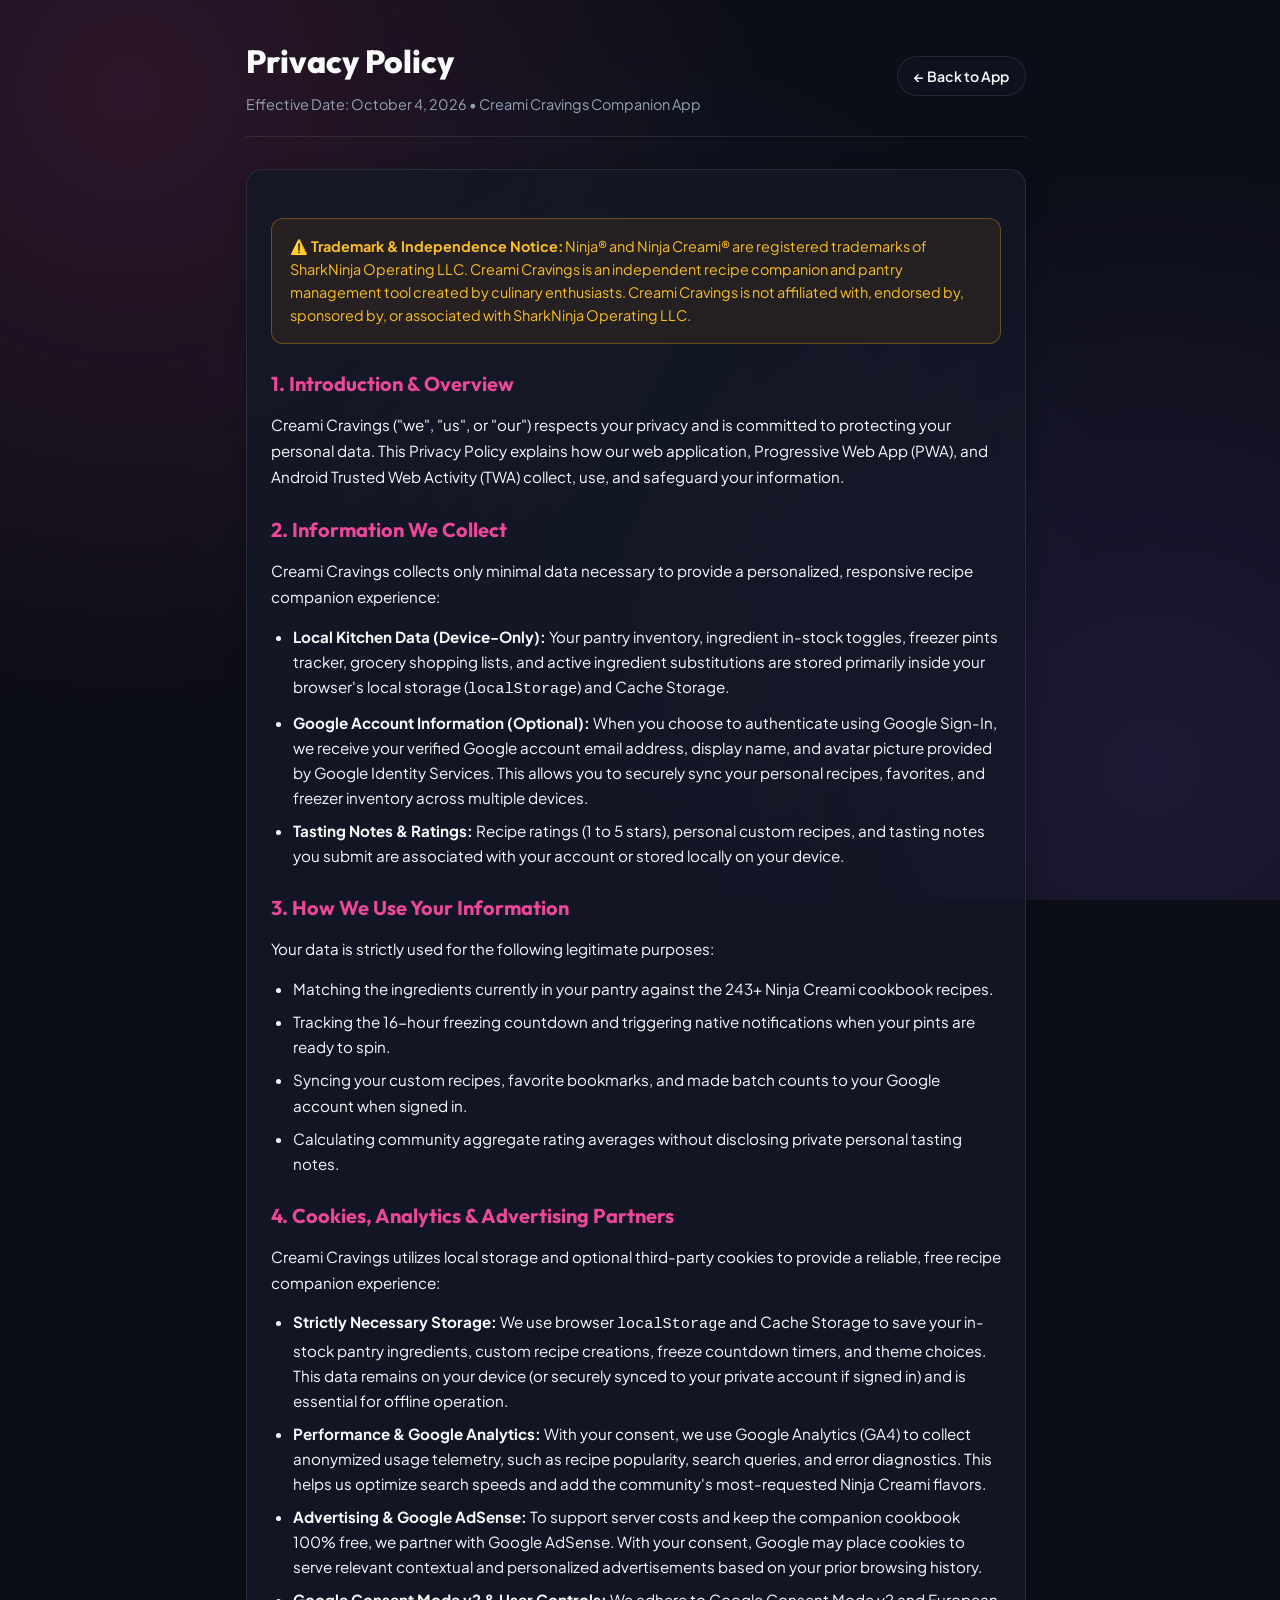
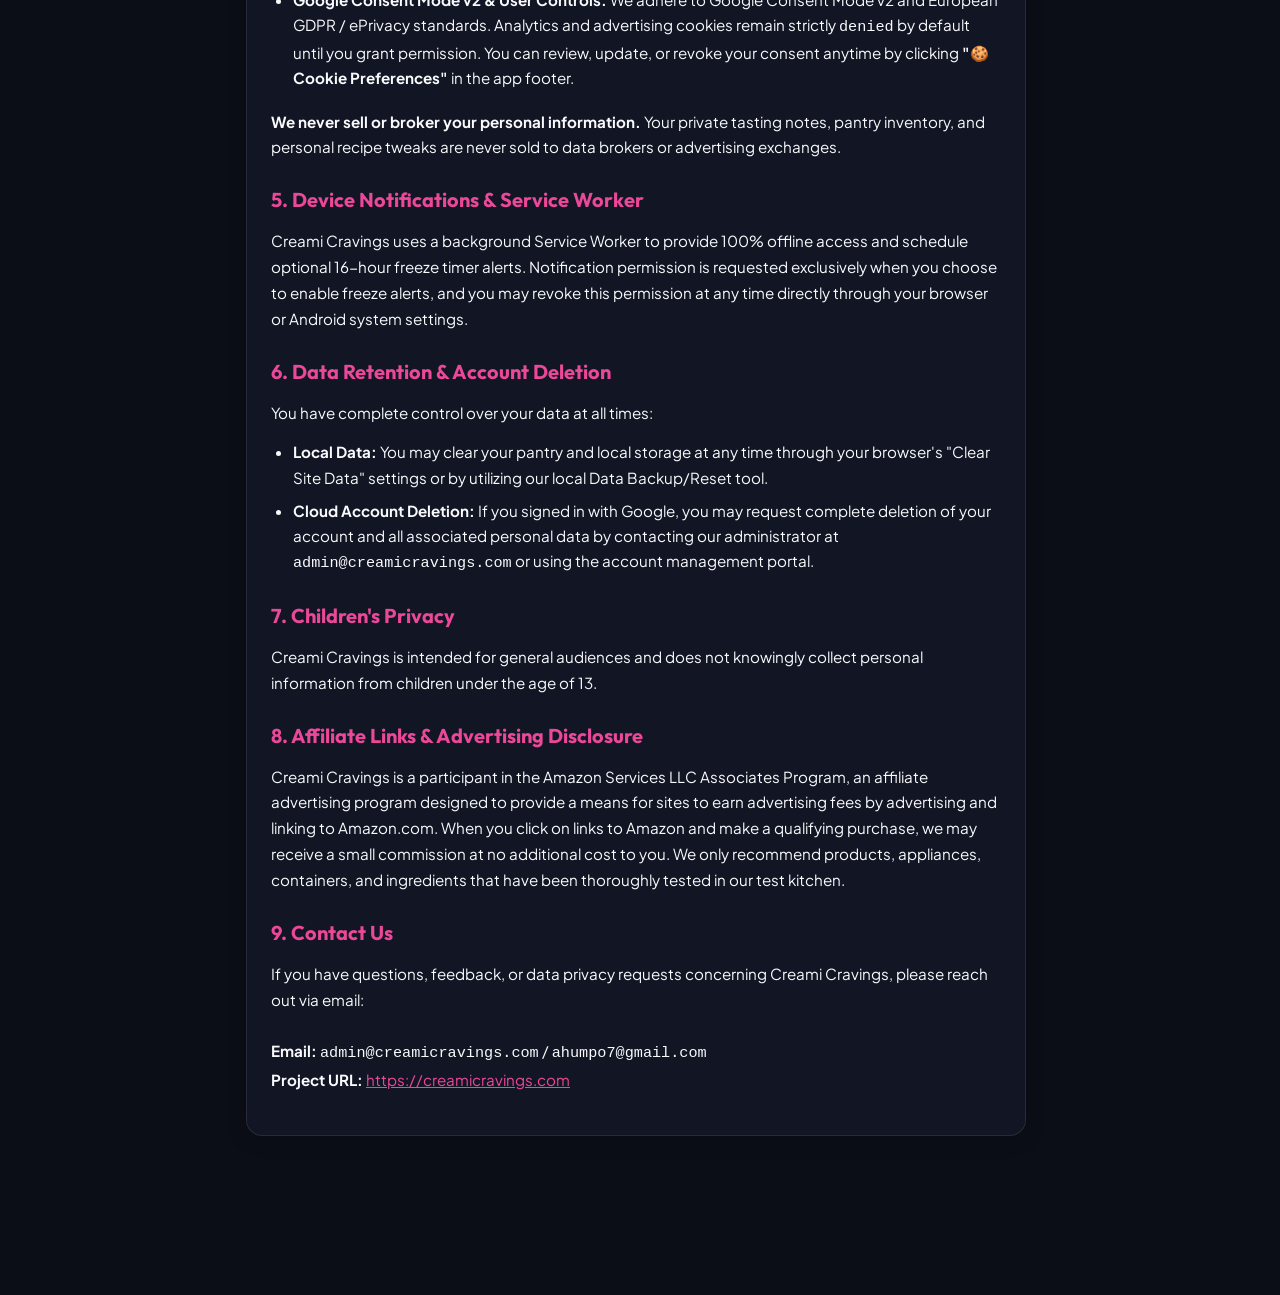
<file: privacy.html>
<!DOCTYPE html>
<html lang="en">
<head>
  <meta charset="UTF-8">
  <meta name="viewport" content="width=device-width, initial-scale=1.0, viewport-fit=cover">
  <title>Privacy Policy — Creami Cravings</title>
  <meta name="description" content="Privacy Policy for Creami Cravings Ninja Creami Companion app. Learn how your data is protected, stored locally, and secured.">
  <link rel="icon" type="image/svg+xml" href="/favicon.svg">
  <link rel="apple-touch-icon" href="/apple-touch-icon.png">
  <link rel="stylesheet" href="styles.css">
  <link rel="preconnect" href="https://fonts.googleapis.com">
  <link rel="preconnect" href="https://fonts.gstatic.com" crossorigin>
  <link href="https://fonts.googleapis.com/css2?family=Outfit:wght@400;600;700;800&family=Plus+Jakarta+Sans:wght@400;500;600;700&display=swap" rel="stylesheet">
  <script>
    (function() {
      const savedTheme = localStorage.getItem('creami_theme_mode') || 'dark';
      document.documentElement.setAttribute('data-theme', savedTheme);
    })();
  </script>
  <style>
    .legal-container {
      max-width: 820px;
      margin: 0 auto;
      padding: 36px 20px 80px;
    }
    .legal-header {
      display: flex;
      justify-content: space-between;
      align-items: center;
      margin-bottom: 32px;
      border-bottom: 1px solid var(--border-glass);
      padding-bottom: 20px;
    }
    .legal-title {
      font-family: var(--font-heading);
      font-size: 2rem;
      font-weight: 800;
      color: var(--text-main);
      margin-bottom: 6px;
    }
    .legal-subtitle {
      font-size: 0.9rem;
      color: var(--text-muted);
    }
    .legal-card {
      background: var(--bg-card);
      border: 1px solid var(--border-glass);
      border-radius: var(--radius-lg);
      padding: 28px 24px;
      margin-bottom: 24px;
      box-shadow: 0 4px 20px rgba(0, 0, 0, 0.2);
    }
    .legal-section-title {
      font-family: var(--font-heading);
      font-size: 1.25rem;
      font-weight: 700;
      color: var(--primary);
      margin: 24px 0 12px;
      display: flex;
      align-items: center;
      gap: 10px;
    }
    .legal-section-title:first-child {
      margin-top: 0;
    }
    .legal-p {
      font-size: 0.95rem;
      line-height: 1.7;
      color: var(--text-main);
      margin-bottom: 14px;
    }
    .legal-list {
      margin: 0 0 18px 22px;
      font-size: 0.95rem;
      line-height: 1.65;
      color: var(--text-main);
    }
    .legal-list li {
      margin-bottom: 8px;
    }
    .disclaimer-box {
      background: rgba(245, 158, 11, 0.08);
      border: 1px solid rgba(245, 158, 11, 0.35);
      border-radius: var(--radius-md);
      padding: 16px 18px;
      margin: 20px 0;
      font-size: 0.9rem;
      color: #fbbf24;
      line-height: 1.6;
    }
    .btn-back-home {
      display: inline-flex;
      align-items: center;
      gap: 8px;
      padding: 8px 16px;
      border-radius: 999px;
      background: var(--bg-item);
      border: 1px solid var(--border-glass);
      color: var(--text-main);
      text-decoration: none;
      font-weight: 600;
      font-size: 0.88rem;
      transition: all 0.2s ease;
    }
    .btn-back-home:hover {
      background: var(--bg-glass-hover);
      border-color: var(--primary);
      color: var(--primary);
      transform: translateX(-2px);
    }
  </style>
</head>
<body>
  <div class="legal-container">
    <div class="legal-header">
      <div>
        <h1 class="legal-title">Privacy Policy</h1>
        <div class="legal-subtitle">Effective Date: October 4, 2026 • Creami Cravings Companion App</div>
      </div>
      <a href="/" class="btn-back-home">← Back to App</a>
    </div>

    <div class="legal-card">
      <div class="disclaimer-box">
        <strong>⚠️ Trademark & Independence Notice:</strong> Ninja® and Ninja Creami® are registered trademarks of SharkNinja Operating LLC. Creami Cravings is an independent recipe companion and pantry management tool created by culinary enthusiasts. Creami Cravings is not affiliated with, endorsed by, sponsored by, or associated with SharkNinja Operating LLC.
      </div>

      <h2 class="legal-section-title">1. Introduction & Overview</h2>
      <p class="legal-p">
        Creami Cravings ("we", "us", or "our") respects your privacy and is committed to protecting your personal data. This Privacy Policy explains how our web application, Progressive Web App (PWA), and Android Trusted Web Activity (TWA) collect, use, and safeguard your information.
      </p>

      <h2 class="legal-section-title">2. Information We Collect</h2>
      <p class="legal-p">Creami Cravings collects only minimal data necessary to provide a personalized, responsive recipe companion experience:</p>
      <ul class="legal-list">
        <li><strong>Local Kitchen Data (Device-Only):</strong> Your pantry inventory, ingredient in-stock toggles, freezer pints tracker, grocery shopping lists, and active ingredient substitutions are stored primarily inside your browser's local storage (<code>localStorage</code>) and Cache Storage.</li>
        <li><strong>Google Account Information (Optional):</strong> When you choose to authenticate using Google Sign-In, we receive your verified Google account email address, display name, and avatar picture provided by Google Identity Services. This allows you to securely sync your personal recipes, favorites, and freezer inventory across multiple devices.</li>
        <li><strong>Tasting Notes & Ratings:</strong> Recipe ratings (1 to 5 stars), personal custom recipes, and tasting notes you submit are associated with your account or stored locally on your device.</li>
      </ul>

      <h2 class="legal-section-title">3. How We Use Your Information</h2>
      <p class="legal-p">Your data is strictly used for the following legitimate purposes:</p>
      <ul class="legal-list">
        <li>Matching the ingredients currently in your pantry against the 243+ Ninja Creami cookbook recipes.</li>
        <li>Tracking the 16-hour freezing countdown and triggering native notifications when your pints are ready to spin.</li>
        <li>Syncing your custom recipes, favorite bookmarks, and made batch counts to your Google account when signed in.</li>
        <li>Calculating community aggregate rating averages without disclosing private personal tasting notes.</li>
      </ul>

      <h2 class="legal-section-title">4. Cookies, Analytics &amp; Advertising Partners</h2>
      <p class="legal-p">
        Creami Cravings utilizes local storage and optional third-party cookies to provide a reliable, free recipe companion experience:
      </p>
      <ul class="legal-list">
        <li><strong>Strictly Necessary Storage:</strong> We use browser <code>localStorage</code> and Cache Storage to save your in-stock pantry ingredients, custom recipe creations, freeze countdown timers, and theme choices. This data remains on your device (or securely synced to your private account if signed in) and is essential for offline operation.</li>
        <li><strong>Performance &amp; Google Analytics:</strong> With your consent, we use Google Analytics (GA4) to collect anonymized usage telemetry, such as recipe popularity, search queries, and error diagnostics. This helps us optimize search speeds and add the community's most-requested Ninja Creami flavors.</li>
        <li><strong>Advertising &amp; Google AdSense:</strong> To support server costs and keep the companion cookbook 100% free, we partner with Google AdSense. With your consent, Google may place cookies to serve relevant contextual and personalized advertisements based on your prior browsing history.</li>
        <li><strong>Google Consent Mode v2 &amp; User Controls:</strong> We adhere to Google Consent Mode v2 and European GDPR / ePrivacy standards. Analytics and advertising cookies remain strictly <code>denied</code> by default until you grant permission. You can review, update, or revoke your consent anytime by clicking <strong>"🍪 Cookie Preferences"</strong> in the app footer.</li>
      </ul>
      <p class="legal-p">
        <strong>We never sell or broker your personal information.</strong> Your private tasting notes, pantry inventory, and personal recipe tweaks are never sold to data brokers or advertising exchanges.
      </p>

      <h2 class="legal-section-title">5. Device Notifications & Service Worker</h2>
      <p class="legal-p">
        Creami Cravings uses a background Service Worker to provide 100% offline access and schedule optional 16-hour freeze timer alerts. Notification permission is requested exclusively when you choose to enable freeze alerts, and you may revoke this permission at any time directly through your browser or Android system settings.
      </p>

      <h2 class="legal-section-title">6. Data Retention & Account Deletion</h2>
      <p class="legal-p">
        You have complete control over your data at all times:
      </p>
      <ul class="legal-list">
        <li><strong>Local Data:</strong> You may clear your pantry and local storage at any time through your browser's "Clear Site Data" settings or by utilizing our local Data Backup/Reset tool.</li>
        <li><strong>Cloud Account Deletion:</strong> If you signed in with Google, you may request complete deletion of your account and all associated personal data by contacting our administrator at <code>admin@creamicravings.com</code> or using the account management portal.</li>
      </ul>

      <h2 class="legal-section-title">7. Children's Privacy</h2>
      <p class="legal-p">
        Creami Cravings is intended for general audiences and does not knowingly collect personal information from children under the age of 13.
      </p>

      <h2 class="legal-section-title">8. Affiliate Links &amp; Advertising Disclosure</h2>
      <p class="legal-p">
        Creami Cravings is a participant in the Amazon Services LLC Associates Program, an affiliate advertising program designed to provide a means for sites to earn advertising fees by advertising and linking to Amazon.com. When you click on links to Amazon and make a qualifying purchase, we may receive a small commission at no additional cost to you. We only recommend products, appliances, containers, and ingredients that have been thoroughly tested in our test kitchen.
      </p>

      <h2 class="legal-section-title">9. Contact Us</h2>
      <p class="legal-p">
        If you have questions, feedback, or data privacy requests concerning Creami Cravings, please reach out via email:
        <br><br>
        <strong>Email:</strong> <code>admin@creamicravings.com</code> / <code>ahumpo7@gmail.com</code><br>
        <strong>Project URL:</strong> <a href="https://creamicravings.com" style="color: var(--primary);">https://creamicravings.com</a>
      </p>
    </div>
  </div>
</body>
</html>
</file>
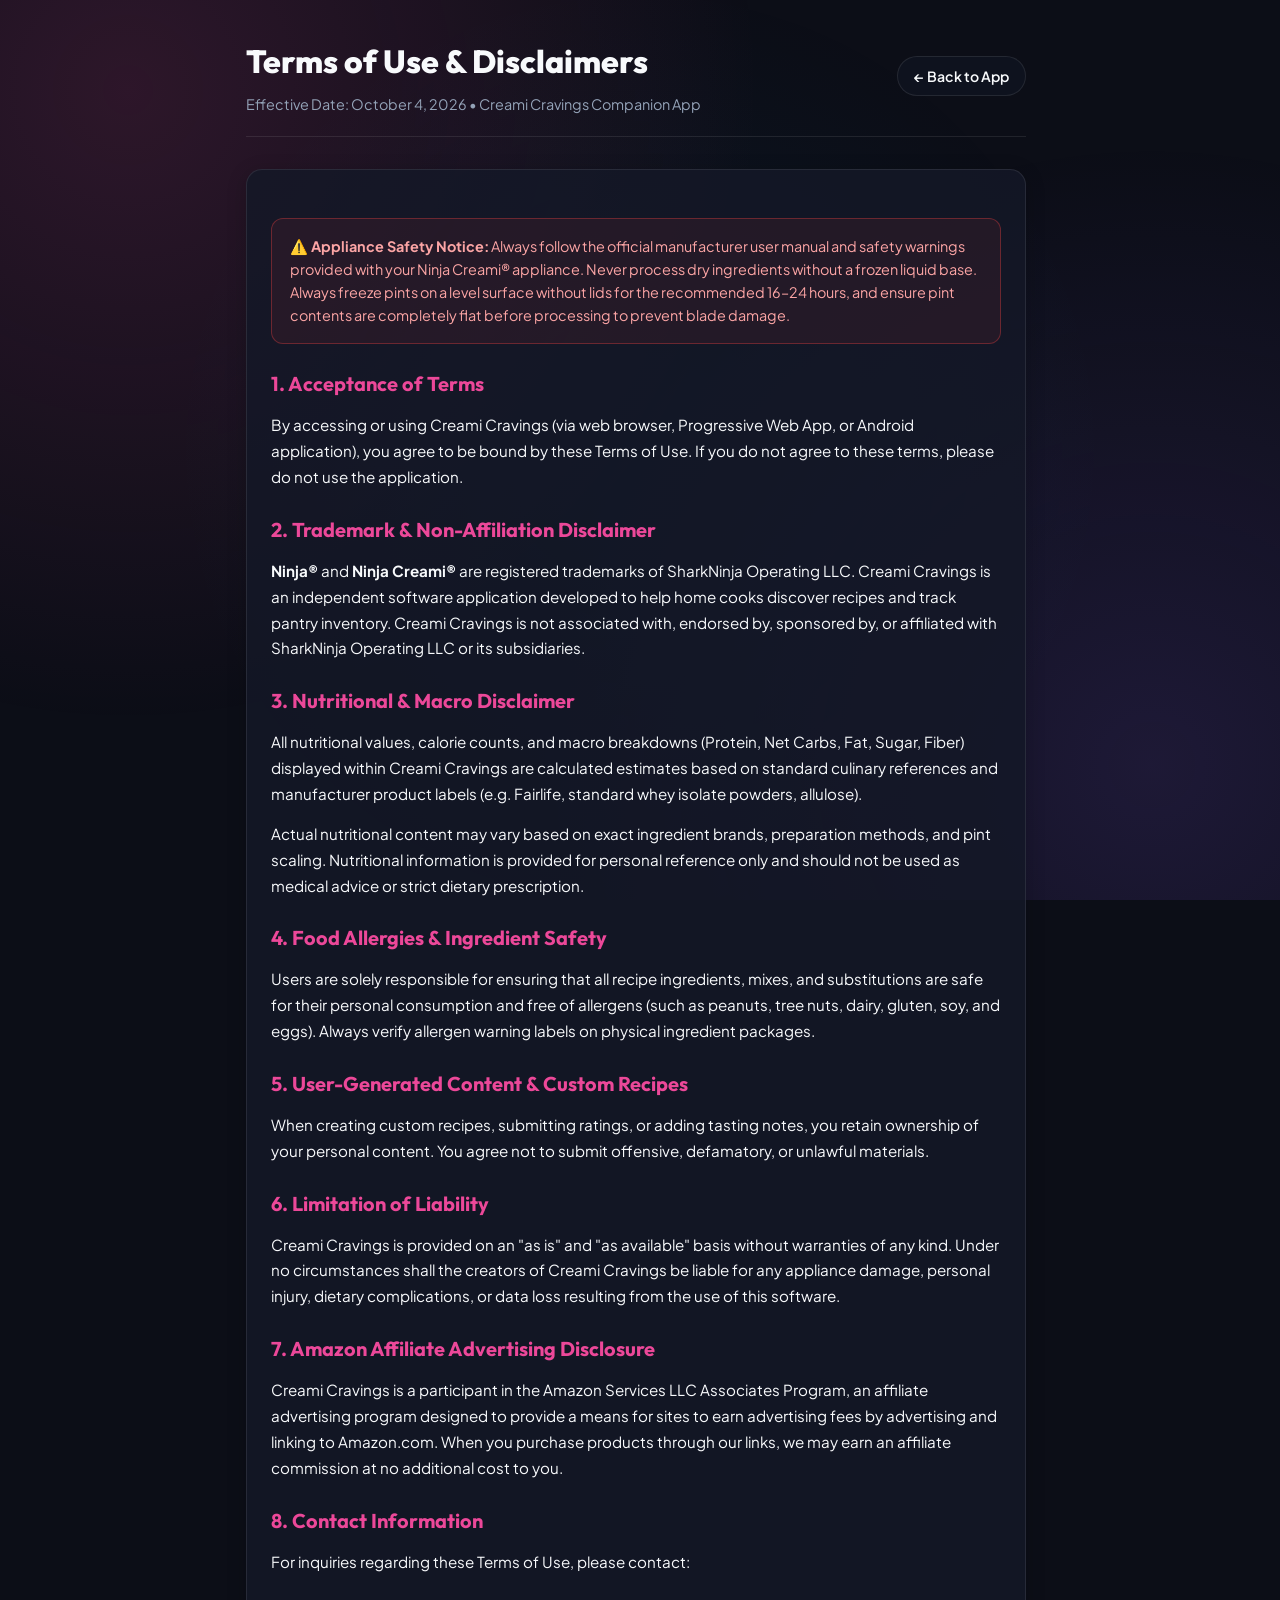
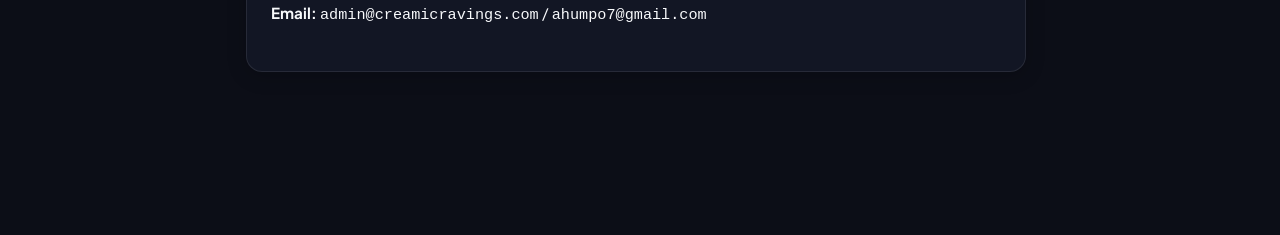
<file: terms.html>
<!DOCTYPE html>
<html lang="en">
<head>
  <meta charset="UTF-8">
  <meta name="viewport" content="width=device-width, initial-scale=1.0, viewport-fit=cover">
  <title>Terms of Use & Disclaimer — Creami Cravings</title>
  <meta name="description" content="Terms of Use, Nutritional Disclaimers, and Appliance Safety Guidelines for Creami Cravings Ninja Creami Companion.">
  <link rel="icon" type="image/svg+xml" href="/favicon.svg">
  <link rel="apple-touch-icon" href="/apple-touch-icon.png">
  <link rel="stylesheet" href="styles.css">
  <link rel="preconnect" href="https://fonts.googleapis.com">
  <link rel="preconnect" href="https://fonts.gstatic.com" crossorigin>
  <link href="https://fonts.googleapis.com/css2?family=Outfit:wght@400;600;700;800&family=Plus+Jakarta+Sans:wght@400;500;600;700&display=swap" rel="stylesheet">
  <script>
    (function() {
      const savedTheme = localStorage.getItem('creami_theme_mode') || 'dark';
      document.documentElement.setAttribute('data-theme', savedTheme);
    })();
  </script>
  <style>
    .legal-container {
      max-width: 820px;
      margin: 0 auto;
      padding: 36px 20px 80px;
    }
    .legal-header {
      display: flex;
      justify-content: space-between;
      align-items: center;
      margin-bottom: 32px;
      border-bottom: 1px solid var(--border-glass);
      padding-bottom: 20px;
    }
    .legal-title {
      font-family: var(--font-heading);
      font-size: 2rem;
      font-weight: 800;
      color: var(--text-main);
      margin-bottom: 6px;
    }
    .legal-subtitle {
      font-size: 0.9rem;
      color: var(--text-muted);
    }
    .legal-card {
      background: var(--bg-card);
      border: 1px solid var(--border-glass);
      border-radius: var(--radius-lg);
      padding: 28px 24px;
      margin-bottom: 24px;
      box-shadow: 0 4px 20px rgba(0, 0, 0, 0.2);
    }
    .legal-section-title {
      font-family: var(--font-heading);
      font-size: 1.25rem;
      font-weight: 700;
      color: var(--primary);
      margin: 24px 0 12px;
      display: flex;
      align-items: center;
      gap: 10px;
    }
    .legal-section-title:first-child {
      margin-top: 0;
    }
    .legal-p {
      font-size: 0.95rem;
      line-height: 1.7;
      color: var(--text-main);
      margin-bottom: 14px;
    }
    .legal-list {
      margin: 0 0 18px 22px;
      font-size: 0.95rem;
      line-height: 1.65;
      color: var(--text-main);
    }
    .legal-list li {
      margin-bottom: 8px;
    }
    .safety-box {
      background: rgba(239, 68, 68, 0.08);
      border: 1px solid rgba(239, 68, 68, 0.35);
      border-radius: var(--radius-md);
      padding: 16px 18px;
      margin: 20px 0;
      font-size: 0.9rem;
      color: #fca5a5;
      line-height: 1.6;
    }
    .btn-back-home {
      display: inline-flex;
      align-items: center;
      gap: 8px;
      padding: 8px 16px;
      border-radius: 999px;
      background: var(--bg-item);
      border: 1px solid var(--border-glass);
      color: var(--text-main);
      text-decoration: none;
      font-weight: 600;
      font-size: 0.88rem;
      transition: all 0.2s ease;
    }
    .btn-back-home:hover {
      background: var(--bg-glass-hover);
      border-color: var(--primary);
      color: var(--primary);
      transform: translateX(-2px);
    }
  </style>
</head>
<body>
  <div class="legal-container">
    <div class="legal-header">
      <div>
        <h1 class="legal-title">Terms of Use &amp; Disclaimers</h1>
        <div class="legal-subtitle">Effective Date: October 4, 2026 • Creami Cravings Companion App</div>
      </div>
      <a href="/" class="btn-back-home">← Back to App</a>
    </div>

    <div class="legal-card">
      <div class="safety-box">
        <strong>⚠️ Appliance Safety Notice:</strong> Always follow the official manufacturer user manual and safety warnings provided with your Ninja Creami® appliance. Never process dry ingredients without a frozen liquid base. Always freeze pints on a level surface without lids for the recommended 16–24 hours, and ensure pint contents are completely flat before processing to prevent blade damage.
      </div>

      <h2 class="legal-section-title">1. Acceptance of Terms</h2>
      <p class="legal-p">
        By accessing or using Creami Cravings (via web browser, Progressive Web App, or Android application), you agree to be bound by these Terms of Use. If you do not agree to these terms, please do not use the application.
      </p>

      <h2 class="legal-section-title">2. Trademark &amp; Non-Affiliation Disclaimer</h2>
      <p class="legal-p">
        <strong>Ninja®</strong> and <strong>Ninja Creami®</strong> are registered trademarks of SharkNinja Operating LLC. Creami Cravings is an independent software application developed to help home cooks discover recipes and track pantry inventory. Creami Cravings is not associated with, endorsed by, sponsored by, or affiliated with SharkNinja Operating LLC or its subsidiaries.
      </p>

      <h2 class="legal-section-title">3. Nutritional &amp; Macro Disclaimer</h2>
      <p class="legal-p">
        All nutritional values, calorie counts, and macro breakdowns (Protein, Net Carbs, Fat, Sugar, Fiber) displayed within Creami Cravings are calculated estimates based on standard culinary references and manufacturer product labels (e.g. Fairlife, standard whey isolate powders, allulose). 
      </p>
      <p class="legal-p">
        Actual nutritional content may vary based on exact ingredient brands, preparation methods, and pint scaling. Nutritional information is provided for personal reference only and should not be used as medical advice or strict dietary prescription.
      </p>

      <h2 class="legal-section-title">4. Food Allergies &amp; Ingredient Safety</h2>
      <p class="legal-p">
        Users are solely responsible for ensuring that all recipe ingredients, mixes, and substitutions are safe for their personal consumption and free of allergens (such as peanuts, tree nuts, dairy, gluten, soy, and eggs). Always verify allergen warning labels on physical ingredient packages.
      </p>

      <h2 class="legal-section-title">5. User-Generated Content &amp; Custom Recipes</h2>
      <p class="legal-p">
        When creating custom recipes, submitting ratings, or adding tasting notes, you retain ownership of your personal content. You agree not to submit offensive, defamatory, or unlawful materials.
      </p>

      <h2 class="legal-section-title">6. Limitation of Liability</h2>
      <p class="legal-p">
        Creami Cravings is provided on an "as is" and "as available" basis without warranties of any kind. Under no circumstances shall the creators of Creami Cravings be liable for any appliance damage, personal injury, dietary complications, or data loss resulting from the use of this software.
      </p>

      <h2 class="legal-section-title">7. Amazon Affiliate Advertising Disclosure</h2>
      <p class="legal-p">
        Creami Cravings is a participant in the Amazon Services LLC Associates Program, an affiliate advertising program designed to provide a means for sites to earn advertising fees by advertising and linking to Amazon.com. When you purchase products through our links, we may earn an affiliate commission at no additional cost to you.
      </p>

      <h2 class="legal-section-title">8. Contact Information</h2>
      <p class="legal-p">
        For inquiries regarding these Terms of Use, please contact:
        <br><br>
        <strong>Email:</strong> <code>admin@creamicravings.com</code> / <code>ahumpo7@gmail.com</code>
      </p>
    </div>
  </div>
</body>
</html>
</file>
<file: styles.css>
/* ==========================================================================
   Creami Cravings - Modern Ninja Creami Pantry & Recipe Styling System
   ========================================================================== */

:root {
  color-scheme: dark;
  
  --bg-main: #0c0e17;
  --bg-gradient: radial-gradient(circle at 10% 10%, rgba(236, 72, 153, 0.15) 0%, transparent 45%),
                 radial-gradient(circle at 90% 85%, rgba(139, 92, 246, 0.14) 0%, transparent 45%),
                 radial-gradient(circle at 50% 50%, rgba(14, 165, 233, 0.06) 0%, transparent 60%);
  --bg-card: rgba(20, 24, 39, 0.85);
  --bg-card-hover: rgba(28, 34, 56, 0.95);
  --bg-glass: rgba(255, 255, 255, 0.05);
  --bg-glass-hover: rgba(255, 255, 255, 0.1);
  --bg-input: rgba(12, 14, 23, 0.85);
  --bg-item: rgba(18, 22, 36, 0.6);
  --bg-item-hover: rgba(236, 72, 153, 0.08);
  --bg-modal: #151828;
  --bg-modal-overlay: rgba(6, 8, 14, 0.82);

  --border-glass: rgba(255, 255, 255, 0.09);
  --border-highlight: rgba(236, 72, 153, 0.4);
  --border-item: rgba(255, 255, 255, 0.06);
  
  --primary: #ec4899;
  --primary-glow: rgba(236, 72, 153, 0.35);
  --primary-gradient: linear-gradient(135deg, #ec4899 0%, #d946ef 50%, #8b5cf6 100%);
  --secondary: #8b5cf6;
  --accent-cyan: #06b6d4;
  --accent-amber: #f59e0b;
  --success: #10b981;
  --success-glow: rgba(16, 185, 129, 0.35);
  
  --heading-gradient: linear-gradient(135deg, #ffffff 0%, #cbd5e1 55%, #f472b6 100%);
  --badge-bg: rgba(236, 72, 153, 0.15);
  --badge-border: rgba(236, 72, 153, 0.3);
  --badge-text: #f472b6;
  
  --text-main: #f8fafc;
  --text-muted: #94a3b8;
  --text-dim: #64748b;
  --text-checked: #34d399;
  
  --radius-xl: 24px;
  --radius-lg: 16px;
  --radius-md: 12px;
  --radius-sm: 8px;
  
  --shadow-main: 0 10px 30px -10px rgba(0, 0, 0, 0.6);
  --shadow-card-hover: 0 16px 36px -10px rgba(0, 0, 0, 0.75);
  --shadow-glow: 0 0 25px var(--primary-glow);
  --shadow-success-glow: 0 0 25px var(--success-glow);
  
  --font-heading: 'Outfit', sans-serif;
  --font-body: 'Plus Jakarta Sans', sans-serif;
}

[data-theme="light"] {
  color-scheme: light;
  
  --bg-main: #f8fafc;
  --bg-gradient: radial-gradient(circle at 10% 10%, rgba(236, 72, 153, 0.1) 0%, transparent 45%),
                 radial-gradient(circle at 90% 85%, rgba(139, 92, 246, 0.1) 0%, transparent 45%),
                 radial-gradient(circle at 50% 50%, rgba(14, 165, 233, 0.05) 0%, transparent 60%);
  --bg-card: rgba(255, 255, 255, 0.9);
  --bg-card-hover: #ffffff;
  --bg-glass: rgba(15, 23, 42, 0.04);
  --bg-glass-hover: rgba(15, 23, 42, 0.08);
  --bg-input: rgba(241, 245, 249, 0.95);
  --bg-item: rgba(248, 250, 252, 0.9);
  --bg-item-hover: rgba(236, 72, 153, 0.08);
  --bg-modal: #ffffff;
  --bg-modal-overlay: rgba(15, 23, 42, 0.55);

  --border-glass: rgba(15, 23, 42, 0.1);
  --border-highlight: rgba(236, 72, 153, 0.4);
  --border-item: rgba(15, 23, 42, 0.08);
  
  --primary: #db2777;
  --primary-glow: rgba(219, 39, 119, 0.25);
  --primary-gradient: linear-gradient(135deg, #db2777 0%, #c026d3 50%, #7c3aed 100%);
  --secondary: #7c3aed;
  --accent-cyan: #0891b2;
  --accent-amber: #d97706;
  --success: #059669;
  --success-glow: rgba(5, 150, 105, 0.25);
  
  --heading-gradient: linear-gradient(135deg, #0f172a 0%, #334155 50%, #db2777 100%);
  --badge-bg: rgba(219, 39, 119, 0.1);
  --badge-border: rgba(219, 39, 119, 0.25);
  --badge-text: #be185d;
  
  --text-main: #0f172a;
  --text-muted: #475569;
  --text-dim: #64748b;
  --text-checked: #059669;
  
  --shadow-main: 0 10px 30px -10px rgba(15, 23, 42, 0.08);
  --shadow-card-hover: 0 16px 36px -10px rgba(15, 23, 42, 0.14);
  --shadow-glow: 0 0 25px var(--primary-glow);
  --shadow-success-glow: 0 0 25px var(--success-glow);
}

/* Global Reset & Base */
*, *::before, *::after {
  box-sizing: border-box;
  margin: 0;
  padding: 0;
}

html {
  scrollbar-gutter: stable;
  overflow-x: hidden;
  overflow-x: clip;
  width: 100%;
  max-width: 100%;
  -webkit-overflow-scrolling: touch;
}

body {
  font-family: var(--font-body);
  background-color: var(--bg-main);
  color: var(--text-main);
  min-height: 100vh;
  padding-bottom: 60px;
  line-height: 1.6;
  overflow-x: hidden;
  overflow-x: clip;
  width: 100%;
  max-width: 100%;
  position: relative;
  -webkit-overflow-scrolling: touch;
  -webkit-text-size-adjust: 100%;
}

body::before {
  content: "";
  position: fixed;
  inset: 0;
  background-image: var(--bg-gradient);
  pointer-events: none;
  z-index: -1;
  transform: translateZ(0);
}

/* Custom Smooth Scrollbar */
::-webkit-scrollbar {
  width: 8px;
  height: 8px;
}
::-webkit-scrollbar-track {
  background: transparent;
}
::-webkit-scrollbar-thumb {
  background: var(--border-glass);
  border-radius: 4px;
}
::-webkit-scrollbar-thumb:hover {
  background: var(--text-dim);
}

/* Container */
.container {
  max-width: 1540px;
  width: 100%;
  margin: 0 auto;
  padding: 24px 20px;
  box-sizing: border-box;
  overflow-x: hidden;
}

/* Header */
.main-header {
  margin-bottom: 28px;
}

.header-top-bar {
  display: flex !important;
  flex-direction: row !important;
  justify-content: space-between !important;
  align-items: center !important;
  margin-bottom: 20px !important;
  gap: 6px !important;
  width: 100% !important;
  flex-wrap: nowrap !important;
}

.header-top-row {
  display: flex !important;
  align-items: center !important;
  gap: 6px !important;
  flex: 0 0 auto !important;
  min-width: 0 !important;
}

.header-desktop-actions {
  display: inline-flex !important;
  align-items: center !important;
  gap: 5px !important;
  margin-left: auto !important;
  flex-shrink: 0 !important;
  flex-wrap: nowrap !important;
}

.header-utility-controls {
  display: inline-flex !important;
  align-items: center !important;
  gap: 5px !important;
  flex-shrink: 0 !important;
}

.header-nav-cluster {
  display: inline-flex !important;
  align-items: center !important;
  gap: 5px !important;
  margin-left: auto !important;
  flex-shrink: 0 !important;
  flex-wrap: nowrap !important;
}

.btn-secondary-action,
.btn-install-pwa {
  height: 31px !important;
  min-height: 31px !important;
  padding: 0 7px !important;
  font-size: 0.74rem !important;
  font-weight: 600 !important;
  white-space: nowrap !important;
  gap: 4px !important;
}

.btn-header-icon {
  width: 31px !important;
  height: 31px !important;
  min-width: 31px !important;
  min-height: 31px !important;
  font-size: 0.92rem !important;
  padding: 0 !important;
}

.btn-google-signin {
  height: 31px !important;
  min-height: 31px !important;
  padding: 0 8px !important;
  font-size: 0.75rem !important;
  gap: 5px !important;
  font-weight: 600 !important;
}

.header-badge {
  display: inline-flex;
  align-items: center;
  gap: 8px;
  padding: 6px 16px;
  background: var(--badge-bg);
  border: 1px solid var(--badge-border);
  border-radius: 999px;
  color: var(--badge-text);
  font-size: 0.88rem;
  font-weight: 600;
  letter-spacing: 0.02em;
}

.header-actions {
  display: flex;
  align-items: center;
  gap: 8px;
  flex-wrap: nowrap !important;
  justify-content: flex-end;
}

.header-desktop-only {
  display: inline-flex;
}

.signin-text-desktop {
  display: inline;
}

.signin-text-mobile {
  display: none;
}

.feedback-text-desktop {
  display: inline;
}

.feedback-text-mobile {
  display: none;
}

.creator-text-desktop {
  display: inline;
}

.creator-text-mobile {
  display: none;
}

.creators-text-desktop {
  display: inline;
}

.creators-text-mobile {
  display: none;
}

.gear-text-desktop {
  display: inline;
}

.gear-text-mobile {
  display: none;
}

.btn-creators-nav {
  background: rgba(168, 85, 247, 0.12);
  border: 1px solid rgba(168, 85, 247, 0.35);
  color: #c084fc;
}

.btn-creators-nav:hover {
  background: rgba(168, 85, 247, 0.22);
  border-color: rgba(168, 85, 247, 0.6);
  color: #f3e8ff;
}

.nav-text-full {
  display: inline;
}

.nav-text-short {
  display: none;
}

.btn-secondary-action {
  display: inline-flex;
  align-items: center;
  justify-content: center;
  gap: 7px;
  padding: 0 14px;
  height: 38px;
  max-height: 38px;
  box-sizing: border-box;
  white-space: nowrap;
  flex-shrink: 0;
  background: var(--bg-card);
  border: 1px solid var(--border-glass);
  border-radius: 999px;
  color: var(--text-main);
  font-size: 0.85rem;
  font-weight: 600;
  line-height: 1;
  cursor: pointer;
  transition: all 0.2s ease;
}

.btn-secondary-action:hover {
  background: var(--bg-card-hover);
  border-color: var(--border-highlight);
  transform: translateY(-1px);
}

.badge-count {
  display: inline-flex;
  align-items: center;
  justify-content: center;
  min-width: 20px;
  height: 20px;
  padding: 0 6px;
  background: var(--primary);
  color: #ffffff;
  border-radius: 10px;
  font-size: 0.75rem;
  font-weight: 700;
}

.btn-header-icon {
  display: inline-flex;
  align-items: center;
  justify-content: center;
  width: 38px;
  height: 38px;
  min-width: 38px;
  min-height: 38px;
  padding: 0;
  border-radius: 50%;
  background: var(--bg-card);
  border: 1px solid var(--border-glass);
  color: var(--text-main);
  font-size: 1.05rem;
  cursor: pointer;
  transition: all 0.2s cubic-bezier(0.16, 1, 0.3, 1);
  box-shadow: 0 2px 8px rgba(0, 0, 0, 0.08);
  flex-shrink: 0;
}

.btn-header-icon:hover {
  background: var(--bg-card-hover);
  border-color: var(--border-highlight);
  transform: translateY(-1px) scale(1.04);
  box-shadow: 0 4px 12px rgba(236, 72, 153, 0.2);
}

.btn-header-icon:active {
  transform: scale(0.94);
}

.theme-toggle-btn {
  display: inline-flex;
  align-items: center;
  justify-content: center;
  width: 40px;
  height: 40px;
  min-width: 40px;
  min-height: 40px;
  padding: 0;
  border-radius: 50%;
  background: var(--bg-card);
  border: 1px solid var(--border-glass);
  color: var(--text-main);
  font-size: 1.15rem;
  cursor: pointer;
  transition: all 0.2s cubic-bezier(0.16, 1, 0.3, 1);
  box-shadow: 0 2px 8px rgba(0, 0, 0, 0.08);
  flex-shrink: 0;
}

.theme-toggle-btn:hover {
  background: var(--bg-card-hover);
  border-color: var(--border-highlight);
  transform: translateY(-1px) scale(1.04);
  box-shadow: 0 4px 12px rgba(236, 72, 153, 0.2);
}

.theme-toggle-btn:active {
  transform: scale(0.94);
}

[data-theme="dark"] .icon-moon { display: inline-block; }
[data-theme="dark"] .icon-sun { display: none; }
[data-theme="light"] .icon-moon { display: none; }
[data-theme="light"] .icon-sun { display: inline-block; }

.hero-content {
  text-align: center;
  margin-bottom: 28px;
  max-width: 860px;
  margin-left: auto;
  margin-right: auto;
}

.hero-title {
  font-family: var(--font-heading);
  font-size: 2.85rem;
  font-weight: 800;
  letter-spacing: -0.03em;
  background: var(--heading-gradient);
  -webkit-background-clip: text;
  -webkit-text-fill-color: transparent;
  margin-bottom: 12px;
  line-height: 1.15;
}

.hero-subtitle {
  font-size: 1.08rem;
  color: var(--text-muted);
  max-width: 720px;
  margin: 0 auto;
}

/* Stats Bar */
.stats-bar {
  display: grid;
  grid-template-columns: repeat(auto-fit, minmax(220px, 1fr));
  gap: 16px;
  margin-top: 24px;
}

.stat-card {
  background: var(--bg-card);
  border: 1px solid var(--border-glass);
  border-radius: var(--radius-lg);
  padding: 16px 20px;
  display: flex;
  align-items: center;
  gap: 16px;
  transition: transform 0.2s ease, border-color 0.2s ease, box-shadow 0.2s ease;
}

.stat-card:hover {
  transform: translateY(-2px);
  border-color: var(--border-highlight);
}

.stat-card-highlight {
  border-color: rgba(16, 185, 129, 0.4);
  background: linear-gradient(135deg, rgba(16, 185, 129, 0.08) 0%, var(--bg-card) 100%);
}

.stat-card-highlight:hover {
  border-color: var(--success);
  box-shadow: var(--shadow-success-glow);
}

.stat-icon {
  width: 48px;
  height: 48px;
  border-radius: var(--radius-md);
  display: flex;
  align-items: center;
  justify-content: center;
  font-size: 1.5rem;
  background: var(--bg-glass);
  flex-shrink: 0;
}

.stat-icon.pink { background: rgba(236, 72, 153, 0.15); }
.stat-icon.green { background: rgba(16, 185, 129, 0.15); }
.stat-icon.blue { background: rgba(14, 165, 233, 0.15); }
.stat-icon.purple { background: rgba(139, 92, 246, 0.15); }

.stat-num {
  font-family: var(--font-heading);
  font-size: 1.75rem;
  font-weight: 800;
  line-height: 1.2;
}

.stat-text-group {
  display: flex;
  flex-direction: column;
  min-width: 0;
}

.stat-label {
  font-size: 0.82rem;
  color: var(--text-muted);
  font-weight: 600;
  line-height: 1.25;
}

.stat-sublabel {
  font-size: 0.72rem;
  color: var(--text-dim);
  font-weight: 500;
  line-height: 1.2;
  margin-top: 1px;
}

/* Split Main Layout */
.main-layout {
  display: grid;
  grid-template-columns: 380px minmax(0, 1fr);
  gap: 24px;
  align-items: start;
  width: 100%;
  max-width: 100%;
  min-width: 0;
}

@media (max-width: 1080px) {
  .main-layout {
    grid-template-columns: minmax(0, 1fr);
    width: 100%;
    max-width: 100%;
    min-width: 0;
  }
}

/* Responsive Single-Row Header Controls for Narrow Desktop & Laptop Screens */
@media (max-width: 1400px) and (min-width: 769px) {
  .nav-text-full {
    display: none !important;
  }
  .nav-text-short {
    display: inline !important;
  }
  .header-actions {
    gap: 6px !important;
    flex-wrap: nowrap !important;
  }
  .btn-secondary-action,
  .btn-install-pwa {
    padding: 0 10px !important;
    font-size: 0.82rem !important;
    gap: 5px !important;
  }
  .btn-header-icon {
    width: 36px !important;
    height: 36px !important;
    min-width: 36px !important;
    min-height: 36px !important;
    font-size: 1rem !important;
  }
}

@media (max-width: 1140px) and (min-width: 769px) {
  .header-top-bar {
    gap: 4px !important;
    flex-wrap: nowrap !important;
  }
  .header-top-row {
    gap: 4px !important;
  }
  .header-desktop-actions {
    gap: 3px !important;
  }
  .header-utility-controls {
    gap: 3px !important;
  }
  .header-nav-cluster {
    gap: 3px !important;
    width: auto !important;
    justify-content: flex-end !important;
    flex-wrap: nowrap !important;
  }
  .btn-secondary-action,
  .btn-install-pwa {
    padding: 0 5px !important;
    font-size: 0.68rem !important;
    gap: 3px !important;
    height: 28px !important;
    min-height: 28px !important;
    max-height: 28px !important;
  }
  .btn-google-signin {
    padding: 0 6px !important;
    font-size: 0.70rem !important;
    height: 28px !important;
    min-height: 28px !important;
    gap: 4px !important;
  }
  .badge-count {
    min-width: 15px !important;
    height: 15px !important;
    padding: 0 3px !important;
    font-size: 0.62rem !important;
  }
  .btn-header-icon {
    width: 28px !important;
    height: 28px !important;
    min-width: 28px !important;
    min-height: 28px !important;
    font-size: 0.86rem !important;
  }
}

@media (max-width: 960px) and (min-width: 769px) {
  .header-top-bar {
    gap: 3px !important;
  }
  .header-top-row {
    gap: 3px !important;
  }
  .header-desktop-actions {
    gap: 2px !important;
  }
  .header-nav-cluster {
    gap: 2px !important;
  }
  .btn-secondary-action,
  .btn-install-pwa {
    padding: 0 4px !important;
    font-size: 0.64rem !important;
    gap: 2px !important;
    height: 27px !important;
    min-height: 27px !important;
  }
  .btn-google-signin {
    padding: 0 4px !important;
    font-size: 0.65rem !important;
    height: 27px !important;
    min-height: 27px !important;
  }
  .btn-header-icon {
    width: 27px !important;
    height: 27px !important;
    min-width: 27px !important;
    min-height: 27px !important;
    font-size: 0.82rem !important;
  }
}

/* Panel Containers */
.panel {
  background: var(--bg-card);
  border: 1px solid var(--border-glass);
  border-radius: var(--radius-xl);
  padding: 24px;
  box-shadow: var(--shadow-main);
  width: 100%;
  max-width: 100%;
  min-width: 0;
  box-sizing: border-box;
}

.pantry-panel {
  position: sticky;
  top: 20px;
  max-height: calc(100vh - 40px);
  display: flex;
  flex-direction: column;
}

.panel-header {
  display: flex;
  justify-content: space-between;
  align-items: center;
  margin-bottom: 16px;
  flex-shrink: 0;
}

.panel-title-group {
  display: flex;
  align-items: center;
  gap: 10px;
}

.panel-title {
  font-family: var(--font-heading);
  font-size: 1.35rem;
  font-weight: 700;
  display: flex;
  align-items: center;
  gap: 8px;
}

.count-pill {
  padding: 3px 10px;
  background: var(--bg-glass);
  border: 1px solid var(--border-glass);
  border-radius: 999px;
  font-size: 0.78rem;
  font-weight: 600;
  color: var(--text-checked);
}

.pantry-header-buttons {
  display: flex;
  gap: 6px;
}

.btn-xs {
  padding: 5px 12px;
  font-size: 0.78rem;
  font-weight: 600;
  border-radius: 6px;
  border: 1px solid var(--primary);
  background: var(--primary);
  color: #ffffff;
  cursor: pointer;
  transition: all 0.15s ease;
}

.btn-xs:hover {
  filter: brightness(1.1);
  transform: translateY(-1px);
}

.btn-xs.btn-outline {
  background: transparent;
  border-color: var(--border-glass);
  color: var(--text-muted);
}

.btn-xs.btn-outline:hover {
  background: var(--bg-glass-hover);
  color: var(--text-main);
}

/* Search Box */
.search-box {
  position: relative;
  margin-bottom: 14px;
  display: flex;
  align-items: center;
  flex-shrink: 0;
}

.search-box input {
  width: 100%;
  padding: 10px 36px 10px 38px;
  background: var(--bg-input);
  border: 1px solid var(--border-glass);
  border-radius: var(--radius-md);
  color: var(--text-main);
  font-size: 0.9rem;
  font-family: var(--font-body);
  outline: none;
  transition: border-color 0.2s, box-shadow 0.2s;
}

.search-box input:focus {
  border-color: var(--primary);
  box-shadow: 0 0 0 3px var(--primary-glow);
}

.search-icon {
  position: absolute;
  left: 12px;
  font-size: 0.95rem;
  pointer-events: none;
  opacity: 0.6;
}

.clear-input-btn {
  position: absolute;
  right: 10px;
  background: transparent;
  border: none;
  color: var(--text-dim);
  font-size: 1.2rem;
  cursor: pointer;
  padding: 0 4px;
  line-height: 1;
}

.clear-input-btn:hover {
  color: var(--text-main);
}

/* Quick Add Presets */
.presets-section {
  margin-bottom: 16px;
  flex-shrink: 0;
}

.presets-label {
  font-size: 0.75rem;
  text-transform: uppercase;
  letter-spacing: 0.05em;
  color: var(--text-dim);
  font-weight: 700;
  margin-bottom: 8px;
}

.preset-chips {
  display: flex;
  flex-wrap: wrap;
  gap: 6px;
}

.chip {
  padding: 5px 10px;
  background: var(--bg-glass);
  border: 1px solid var(--border-glass);
  border-radius: var(--radius-sm);
  color: var(--text-muted);
  font-size: 0.78rem;
  font-weight: 600;
  cursor: pointer;
  transition: all 0.15s ease;
  font-family: var(--font-body);
}

.chip:hover {
  background: var(--primary);
  border-color: var(--primary);
  color: #ffffff;
  transform: translateY(-1px);
}

/* Ingredient Categories & Checkboxes */
.ingredient-list-container {
  overflow-y: auto;
  padding-right: 4px;
  flex-grow: 1;
}

.category-group {
  margin-bottom: 12px;
  border: 1px solid var(--border-item);
  border-radius: var(--radius-md);
  background: var(--bg-item);
  overflow: hidden;
  transition: border-color 0.2s ease;
  content-visibility: auto;
  contain-intrinsic-size: auto 120px;
}

.category-group.open {
  border-color: var(--border-glass);
}

.category-header {
  padding: 10px 14px;
  display: flex;
  justify-content: space-between;
  align-items: center;
  cursor: pointer;
  user-select: none;
  background: rgba(255, 255, 255, 0.02);
  transition: background-color 0.15s ease;
}

.category-header:hover {
  background: var(--bg-glass-hover);
}

.category-header-title {
  font-size: 0.88rem;
  font-weight: 700;
  display: flex;
  align-items: center;
  gap: 8px;
}

.category-header-right {
  display: flex;
  align-items: center;
  gap: 8px;
}

.category-in-stock-badge {
  font-size: 0.72rem;
  font-weight: 700;
  padding: 2px 7px;
  border-radius: 999px;
  background: rgba(16, 185, 129, 0.18);
  color: var(--text-checked);
}

.category-chevron {
  font-size: 0.7rem;
  color: var(--text-dim);
  transition: transform 0.2s ease;
}

.category-group.open .category-chevron {
  transform: rotate(180deg);
}

.category-items-list {
  padding: 6px 10px 10px;
  display: flex;
  flex-direction: column;
  gap: 4px;
}

.category-group:not(.open) .category-items-list {
  display: none;
}

/* Ingredient Checkbox Item */
.ingredient-checkbox-item {
  display: flex;
  align-items: center;
  gap: 10px;
  padding: 6px 10px;
  border-radius: var(--radius-sm);
  cursor: pointer;
  transition: background-color 0.15s ease;
  font-size: 0.85rem;
  user-select: none;
}

.ingredient-checkbox-item:hover {
  background: var(--bg-item-hover);
}

.ingredient-checkbox-item.checked {
  background: rgba(16, 185, 129, 0.1);
}

.custom-checkbox {
  width: 18px;
  height: 18px;
  border-radius: 5px;
  border: 1.5px solid var(--border-glass);
  display: flex;
  align-items: center;
  justify-content: center;
  flex-shrink: 0;
  transition: all 0.15s ease;
  background: var(--bg-input);
}

.ingredient-checkbox-item.checked .custom-checkbox {
  background: var(--success);
  border-color: var(--success);
}

.custom-checkbox::after {
  content: "✓";
  color: #ffffff;
  font-size: 0.75rem;
  font-weight: 800;
  opacity: 0;
  transform: scale(0.5);
  transition: all 0.15s ease;
}

.ingredient-checkbox-item.checked .custom-checkbox::after {
  opacity: 1;
  transform: scale(1);
}

.ingredient-name-text {
  flex-grow: 1;
  transition: color 0.15s;
}

.ingredient-checkbox-item.checked .ingredient-name-text {
  color: var(--text-checked);
  font-weight: 600;
}

.ingredient-recipe-count {
  font-size: 0.72rem;
  color: var(--text-dim);
  font-weight: 600;
}

/* Pantry Item Quantity Stepper */
.pantry-qty-stepper {
  display: inline-flex;
  align-items: center;
  gap: 3px;
  background: rgba(16, 185, 129, 0.14);
  border: 1px solid rgba(16, 185, 129, 0.35);
  border-radius: 999px;
  padding: 2px 4px;
  margin-left: 6px;
  margin-right: 6px;
  flex-shrink: 0;
  transition: all 0.2s ease;
}

.pantry-qty-stepper:hover {
  background: rgba(16, 185, 129, 0.24);
  border-color: rgba(16, 185, 129, 0.55);
}

.btn-pantry-qty-step {
  width: 20px;
  height: 20px;
  min-width: 20px;
  border-radius: 50%;
  border: none;
  background: rgba(255, 255, 255, 0.12);
  color: #fff;
  font-size: 0.85rem;
  font-weight: 700;
  display: inline-flex;
  align-items: center;
  justify-content: center;
  cursor: pointer;
  padding: 0;
  line-height: 1;
  transition: all 0.15s ease;
  user-select: none;
}

.btn-pantry-qty-step:hover {
  background: rgba(255, 255, 255, 0.3);
  transform: scale(1.1);
}

.btn-pantry-qty-step:active {
  transform: scale(0.92);
}

.pantry-qty-val {
  background: transparent;
  border: none;
  color: #10b981;
  font-size: 0.78rem;
  font-weight: 800;
  padding: 0 4px;
  cursor: pointer;
  letter-spacing: 0.02em;
  min-width: 24px;
  text-align: center;
  transition: color 0.15s ease;
  user-select: none;
}

.pantry-qty-val:hover {
  color: #34d399;
  text-decoration: underline;
}

.pantry-qty-modal-content {
  background: var(--bg-card, #1e293b);
  border: 1px solid var(--border-glass, rgba(255, 255, 255, 0.12));
  border-radius: var(--radius-lg, 16px);
  box-shadow: 0 20px 40px rgba(0, 0, 0, 0.55);
}

.pantry-preset-chip {
  padding: 6px 12px;
  border-radius: 999px;
  background: rgba(255, 255, 255, 0.06);
  border: 1px solid rgba(255, 255, 255, 0.12);
  color: #e2e8f0;
  font-size: 0.82rem;
  font-weight: 600;
  cursor: pointer;
  transition: all 0.15s ease;
}

.pantry-preset-chip:hover {
  background: rgba(16, 185, 129, 0.2);
  border-color: rgba(16, 185, 129, 0.5);
  color: #10b981;
}

/* Right Panel: Recipes Explorer */
.recipes-panel {
  display: flex;
  flex-direction: column;
}

.recipes-controls-bar {
  display: flex;
  justify-content: space-between;
  align-items: center;
  gap: 14px;
  margin-bottom: 18px;
  flex-wrap: wrap;
}

.recipe-search-box {
  flex-grow: 1;
  min-width: 260px;
  margin-bottom: 0;
}

.controls-actions-cluster {
  display: flex;
  align-items: center;
  gap: 10px;
}

.filter-toggles-row {
  display: flex;
  align-items: center;
  gap: 14px;
  flex-wrap: wrap;
}

/* Toggle Pill */
.toggle-pill {
  display: inline-flex;
  align-items: center;
  gap: 6px;
  padding: 6px 14px;
  background: var(--bg-glass);
  border: 1px solid var(--border-glass);
  border-radius: 999px;
  cursor: pointer;
  font-size: 0.82rem;
  font-weight: 600;
  color: var(--text-muted);
  user-select: none;
  transition: all 0.2s ease;
  white-space: nowrap;
}

.toggle-pill input {
  display: none;
}

.toggle-pill:hover {
  background: var(--bg-glass-hover);
  color: var(--text-main);
  border-color: var(--border-highlight);
}

.toggle-pill:has(input:checked),
.toggle-pill.checked {
  background: rgba(16, 185, 129, 0.18);
  border-color: rgba(16, 185, 129, 0.5);
  color: #10b981;
  box-shadow: 0 2px 10px rgba(16, 185, 129, 0.2);
}

/* Toggle Switch */
.toggle-container {
  display: inline-flex;
  align-items: center;
  gap: 8px;
  cursor: pointer;
  user-select: none;
  font-size: 0.88rem;
  font-weight: 600;
}

.toggle-container input {
  display: none;
}

.toggle-track {
  width: 38px;
  height: 22px;
  background: var(--bg-input);
  border: 1px solid var(--border-glass);
  border-radius: 999px;
  position: relative;
  transition: background-color 0.2s, border-color 0.2s;
}

.toggle-track::before {
  content: "";
  position: absolute;
  top: 2px;
  left: 2px;
  width: 16px;
  height: 16px;
  background: var(--text-muted);
  border-radius: 50%;
  transition: transform 0.2s, background-color 0.2s;
}

.toggle-container input:checked + .toggle-track {
  background: var(--success);
  border-color: var(--success);
}

.toggle-container input:checked + .toggle-track::before {
  transform: translateX(16px);
  background: #ffffff;
}

/* Sort Select */
.sort-select-wrapper select {
  padding: 8px 14px;
  background: var(--bg-input);
  border: 1px solid var(--border-glass);
  border-radius: var(--radius-md);
  color: var(--text-main);
  font-family: var(--font-body);
  font-size: 0.86rem;
  font-weight: 600;
  outline: none;
  cursor: pointer;
  transition: border-color 0.15s;
}

.sort-select-wrapper select:focus {
  border-color: var(--primary);
}

/* Category Tabs */
.category-tabs-bar {
  display: flex;
  align-items: center;
  gap: 12px;
  margin-bottom: 12px;
  flex-wrap: wrap;
  width: 100%;
  max-width: 100%;
  min-width: 0;
  box-sizing: border-box;
}

.category-tabs {
  display: flex;
  flex-wrap: wrap;
  gap: 8px;
  width: 100%;
  max-width: 100%;
  min-width: 0;
  box-sizing: border-box;
}

.tab-btn {
  padding: 8px 14px;
  background: var(--bg-glass);
  border: 1px solid var(--border-glass);
  border-radius: 999px;
  color: var(--text-muted);
  font-size: 0.85rem;
  font-weight: 600;
  cursor: pointer;
  display: inline-flex;
  align-items: center;
  gap: 6px;
  transition: all 0.15s ease;
  font-family: var(--font-body);
}

.tab-btn:hover {
  background: var(--bg-glass-hover);
  color: var(--text-main);
}

.tab-btn.active {
  background: var(--primary-gradient);
  border-color: transparent;
  color: #ffffff;
  box-shadow: 0 4px 14px var(--primary-glow);
}

.tab-count {
  padding: 2px 7px;
  border-radius: 999px;
  background: rgba(0, 0, 0, 0.25);
  font-size: 0.72rem;
  font-weight: 700;
}

.tab-btn.active .tab-count {
  background: rgba(255, 255, 255, 0.25);
}

#customActionsContainer,
#tabCustomRecipes {
  display: none;
}

.custom-actions {
  display: inline-flex;
  align-items: center;
}

.btn-add-recipe {
  display: inline-flex;
  align-items: center;
  gap: 6px;
  padding: 6px 14px;
  background: var(--bg-glass);
  border: 1px solid var(--border-glass);
  border-radius: 999px;
  color: var(--text-main);
  font-size: 0.82rem;
  font-weight: 700;
  cursor: pointer;
  transition: all 0.2s ease;
  font-family: var(--font-body);
  white-space: nowrap;
}

.btn-add-recipe:hover {
  background: var(--bg-glass-hover);
  border-color: var(--primary);
  color: var(--primary);
  transform: translateY(-1px);
  box-shadow: 0 4px 12px var(--primary-glow);
}

/* Results Header */
.results-header {
  display: flex;
  justify-content: space-between;
  align-items: center;
  gap: 12px;
  margin-bottom: 16px;
  font-size: 0.9rem;
  color: var(--text-muted);
  min-height: 26px;
  flex-wrap: wrap;
}

.results-summary {
  font-weight: 600;
}

.active-pantry-hint {
  font-size: 0.82rem;
  color: var(--text-dim);
  min-height: 18px;
  line-height: 1.4;
}

/* Recipe Grid */
.recipe-grid {
  display: grid;
  grid-template-columns: repeat(auto-fill, minmax(320px, 1fr));
  gap: 20px;
  min-height: 400px;
  contain: layout style;
  width: 100%;
  max-width: 100%;
  min-width: 0;
  box-sizing: border-box;
}

/* Recipe Card */
.recipe-card {
  background: var(--bg-card);
  border: 1px solid var(--border-glass);
  border-radius: var(--radius-lg);
  padding: 20px;
  display: flex;
  flex-direction: column;
  justify-content: space-between;
  transition: transform 0.2s ease, border-color 0.2s ease, box-shadow 0.2s ease;
  position: relative;
  overflow: hidden;
  width: 100%;
  max-width: 100%;
  min-width: 0;
  box-sizing: border-box;
  content-visibility: auto;
  contain-intrinsic-size: auto 320px;
}

.recipe-card > div:first-child,
.recipe-card-body {
  width: 100%;
  max-width: 100%;
  min-width: 0;
  box-sizing: border-box;
}

.recipe-card-collapsible-wrap {
  width: 100%;
}

.card-mobile-preview-strip {
  display: none;
}

.recipe-card:hover {
  transform: translateY(-4px);
  border-color: var(--border-highlight);
  box-shadow: var(--shadow-card-hover);
}

.recipe-card.ready-to-make {
  border-color: rgba(16, 185, 129, 0.45);
  background: linear-gradient(135deg, rgba(16, 185, 129, 0.08) 0%, var(--bg-card) 100%);
}

.recipe-card.ready-to-make:hover {
  border-color: var(--success);
  box-shadow: 0 12px 30px -10px rgba(16, 185, 129, 0.4);
}

.recipe-card-top {
  display: flex;
  justify-content: space-between;
  align-items: flex-start;
  margin-bottom: 12px;
  gap: 8px;
  min-height: 26px;
  width: 100%;
  max-width: 100%;
  min-width: 0;
  flex-wrap: wrap;
}

.card-book-tags {
  display: flex;
  flex-wrap: wrap;
  align-items: center;
  gap: 5px;
  flex: 1 1 auto;
  min-width: 0;
  max-width: 100%;
}

.book-tag {
  font-size: 0.72rem;
  font-weight: 700;
  text-transform: uppercase;
  letter-spacing: 0.04em;
  padding: 4px 10px;
  border-radius: 999px;
  background: var(--bg-glass);
  border: 1px solid var(--border-glass);
  color: var(--text-muted);
}

.book-tag.page-tag {
  font-size: 0.68rem;
  padding: 3px 8px;
  background: var(--bg-item);
  border: 1px solid var(--border-item);
  color: var(--text-dim);
}

.book-tag.base-flavors { background: rgba(20, 184, 166, 0.18); color: #2dd4bf; border-color: rgba(20, 184, 166, 0.4); }
.book-tag.community-legends { background: rgba(249, 115, 22, 0.18); color: #fb923c; border-color: rgba(249, 115, 22, 0.4); }
.book-tag.ninja-creami { background: rgba(56, 189, 248, 0.18); color: #38bdf8; border-color: rgba(56, 189, 248, 0.45); font-weight: 700; }
.book-tag.fan-favorites { background: rgba(236, 72, 153, 0.15); color: #f472b6; border-color: rgba(236, 72, 153, 0.3); }
.book-tag.keto { background: rgba(16, 185, 129, 0.15); color: #34d399; border-color: rgba(16, 185, 129, 0.3); }
.book-tag.lactose-free { background: rgba(6, 182, 212, 0.15); color: #38bdf8; border-color: rgba(6, 182, 212, 0.3); }
.book-tag.no-protein { background: rgba(139, 92, 246, 0.15); color: #a78bfa; border-color: rgba(139, 92, 246, 0.3); }
.book-tag.custom { background: rgba(245, 158, 11, 0.15); color: #fbbf24; border-color: rgba(245, 158, 11, 0.3); }

/* Multi-Book Banner in Recipe Modal */
.multi-book-banner {
  display: flex;
  align-items: center;
  gap: 8px;
  padding: 9px 14px;
  margin-top: 10px;
  border-radius: var(--radius-sm);
  background: var(--bg-item);
  border: 1px solid var(--border-item);
  font-size: 0.83rem;
  color: var(--text-muted);
  line-height: 1.4;
}

.multi-book-banner strong {
  color: var(--text-main);
}

.card-actions-top {
  display: flex;
  align-items: center;
  gap: 6px;
  flex-shrink: 0;
  margin-left: auto;
  min-width: 0;
}

.favorite-btn {
  background: transparent;
  border: none;
  font-size: 1.15rem;
  cursor: pointer;
  color: var(--text-dim);
  transition: transform 0.15s ease, color 0.15s ease;
  line-height: 1;
  padding: 0;
  display: inline-flex;
  align-items: center;
  justify-content: center;
  flex-shrink: 0;
  width: 24px;
  height: 24px;
}

.favorite-btn:hover {
  transform: scale(1.2);
  color: var(--primary);
}

.favorite-btn.is-favorite {
  color: var(--primary);
}

.card-share-btn {
  background: transparent;
  border: none;
  font-size: 1.05rem;
  cursor: pointer;
  color: var(--text-dim);
  transition: transform 0.15s ease, color 0.15s ease;
  line-height: 1;
  padding: 0;
  display: inline-flex;
  align-items: center;
  justify-content: center;
  flex-shrink: 0;
  width: 24px;
  height: 24px;
}

.card-share-btn:hover {
  transform: scale(1.2);
  color: var(--primary);
}

.card-share-btn.copied {
  color: #34d399 !important;
  transform: scale(1.2);
}

.card-video-btn {
  background: transparent;
  border: none;
  font-size: 1.15rem;
  cursor: pointer;
  line-height: 1;
  padding: 0;
  display: inline-flex;
  align-items: center;
  justify-content: center;
  text-decoration: none;
  transition: transform 0.15s ease, filter 0.15s ease;
  margin-right: 2px;
}

.card-video-btn:hover {
  transform: scale(1.25);
  filter: drop-shadow(0 0 6px rgba(236, 72, 153, 0.7));
}

.recipe-modal-video-card {
  background: linear-gradient(135deg, rgba(236, 72, 153, 0.12), rgba(139, 92, 246, 0.08));
  border: 1px solid rgba(236, 72, 153, 0.35);
  border-radius: var(--radius-md);
  padding: 12px 16px;
  margin: 12px 0 16px;
  display: flex;
  align-items: center;
  justify-content: space-between;
  gap: 12px;
  flex-wrap: wrap;
}

.recipe-modal-video-card.search-fallback {
  background: var(--bg-card);
  border-color: var(--border-item);
}

.video-card-left {
  display: flex;
  align-items: center;
  gap: 12px;
  min-width: 0;
}

.video-card-icon {
  font-size: 1.6rem;
  flex-shrink: 0;
}

.video-card-details {
  display: flex;
  flex-direction: column;
}

.video-card-title {
  font-weight: 700;
  font-size: 0.92rem;
  color: var(--text-main);
  line-height: 1.3;
}

.video-card-sub {
  font-size: 0.78rem;
  color: var(--text-muted);
  line-height: 1.35;
}

.btn-watch-creator-video {
  display: inline-flex;
  align-items: center;
  gap: 6px;
  padding: 8px 16px;
  border-radius: 999px;
  background: linear-gradient(135deg, #ec4899, #8b5cf6);
  color: #ffffff !important;
  font-size: 0.82rem;
  font-weight: 700;
  text-decoration: none;
  border: none;
  cursor: pointer;
  box-shadow: 0 4px 14px rgba(236, 72, 153, 0.35);
  transition: transform 0.15s ease, box-shadow 0.15s ease;
  white-space: nowrap;
}

.btn-watch-creator-video:hover {
  transform: translateY(-1px);
  box-shadow: 0 6px 20px rgba(236, 72, 153, 0.5);
}

.btn-watch-creator-video.tiktok {
  background: #000000;
  border: 1px solid rgba(255, 255, 255, 0.2);
  box-shadow: 0 4px 12px rgba(0, 0, 0, 0.4);
}

.btn-watch-creator-video.instagram {
  background: linear-gradient(45deg, #f09433, #e6683c, #dc2743, #cc2366, #bc1888);
  box-shadow: 0 4px 12px rgba(220, 39, 67, 0.35);
}

.recipe-card-title {
  font-family: var(--font-heading);
  font-size: 1.25rem;
  font-weight: 700;
  line-height: 1.3;
  margin-bottom: 12px;
  color: var(--text-main);
  word-break: break-word;
  overflow-wrap: break-word;
  min-width: 0;
}

/* Match Status Banner */
.match-status-bar {
  margin-bottom: 14px;
  width: 100%;
  max-width: 100%;
  min-width: 0;
}

.match-status-row {
  display: flex;
  justify-content: space-between;
  align-items: center;
  margin-bottom: 6px;
  width: 100%;
  min-width: 0;
  gap: 8px;
  flex-wrap: wrap;
}

.match-badge {
  font-size: 0.78rem;
  font-weight: 700;
  padding: 3px 8px;
  border-radius: 6px;
  display: inline-flex;
  align-items: center;
  gap: 5px;
}

.match-badge.ready {
  background: rgba(16, 185, 129, 0.2);
  color: #34d399;
}

.match-badge.partial {
  background: rgba(245, 158, 11, 0.18);
  color: #fbbf24;
}

.match-badge.low {
  background: rgba(255, 255, 255, 0.08);
  color: var(--text-muted);
}

.match-percent {
  font-size: 0.78rem;
  font-weight: 700;
  color: var(--text-muted);
}

.match-progress-track {
  width: 100%;
  height: 5px;
  background: var(--bg-glass);
  border-radius: 999px;
  overflow: hidden;
}

.match-progress-fill {
  height: 100%;
  border-radius: 999px;
  background: var(--primary-gradient);
  transition: width 0.3s ease;
}

.match-progress-fill.ready {
  background: var(--success);
}

/* Macro Pills */
.macro-pills {
  display: grid;
  grid-template-columns: repeat(4, minmax(0, 1fr));
  gap: 6px;
  margin-bottom: 14px;
  width: 100%;
  max-width: 100%;
  min-width: 0;
  box-sizing: border-box;
}

.macro-pill {
  background: var(--bg-glass);
  border: 1px solid var(--border-item);
  border-radius: var(--radius-sm);
  padding: 6px 3px;
  text-align: center;
  min-width: 0;
  overflow: hidden;
  box-sizing: border-box;
}

.macro-pill-val {
  font-family: var(--font-heading);
  font-size: 0.88rem;
  font-weight: 700;
  line-height: 1.1;
  white-space: nowrap;
  overflow: hidden;
  text-overflow: ellipsis;
}

.macro-pill-label {
  font-size: 0.68rem;
  color: var(--text-dim);
  text-transform: uppercase;
  font-weight: 600;
  white-space: nowrap;
  overflow: hidden;
  text-overflow: ellipsis;
}

.macro-pill.cal .macro-pill-val { color: #f472b6; }
.macro-pill.pro .macro-pill-val { color: #34d399; }
.macro-pill.carb .macro-pill-val { color: #fbbf24; }
.macro-pill.fat .macro-pill-val { color: #38bdf8; }

/* Ingredients Preview List */
.card-ingredients-preview {
  margin-bottom: 16px;
  display: flex;
  flex-direction: column;
  gap: 4px;
  width: 100%;
  max-width: 100%;
  min-width: 0;
  box-sizing: border-box;
}

.card-ing-item {
  font-size: 0.78rem;
  display: flex;
  align-items: center;
  gap: 6px;
  white-space: nowrap;
  overflow: hidden;
  text-overflow: ellipsis;
  width: 100%;
  max-width: 100%;
  min-width: 0;
  box-sizing: border-box;
}

.card-ing-status {
  font-size: 0.8rem;
  flex-shrink: 0;
}

.card-ing-status.has { color: var(--success); }
.card-ing-status.miss { color: var(--text-dim); opacity: 0.5; }

.card-ing-text {
  overflow: hidden;
  text-overflow: ellipsis;
  white-space: nowrap;
  min-width: 0;
  flex: 1;
}

.card-ing-item.has .card-ing-text {
  color: var(--text-main);
  font-weight: 500;
}

.card-ing-item.miss .card-ing-text {
  color: var(--text-dim);
}

.card-more-ings {
  font-size: 0.72rem;
  color: var(--text-dim);
  margin-top: 2px;
  font-style: italic;
  white-space: nowrap;
  overflow: hidden;
  text-overflow: ellipsis;
}

/* Card Bottom */
.recipe-card-bottom {
  margin-top: auto;
  display: flex;
  flex-direction: column;
  align-items: stretch;
  gap: 10px;
  width: 100%;
  max-width: 100%;
  min-width: 0;
  box-sizing: border-box;
  padding-top: 10px;
  border-top: 1px solid var(--border-item);
}

.card-bottom-actions {
  display: flex;
  gap: 6px;
  align-items: center;
  width: 100%;
}

.card-bottom-actions .btn-card-batch-prep,
.card-bottom-actions .card-prep-slot,
.card-bottom-actions .card-batch-prep-stepper,
.card-bottom-actions .btn-quick-freeze-card {
  flex: 0 0 auto;
}

.card-bottom-actions .btn-view-recipe {
  flex: 1;
  text-align: center;
  justify-content: center;
}

.spin-tag {
  font-size: 0.78rem;
  font-weight: 600;
  color: var(--text-muted);
  display: inline-flex;
  align-items: center;
  gap: 5px;
  min-width: 0;
  align-self: flex-start;
  white-space: nowrap;
}

.recipe-title-link {
  color: inherit;
  text-decoration: none;
  transition: color 0.15s ease;
}

.recipe-title-link:hover {
  color: var(--primary, #ec4899);
}

.btn-view-recipe {
  display: inline-flex;
  align-items: center;
  justify-content: center;
  text-decoration: none;
  padding: 8px 14px;
  background: var(--bg-glass);
  border: 1px solid var(--border-glass);
  border-radius: var(--radius-sm);
  color: var(--text-main);
  font-size: 0.85rem;
  font-weight: 600;
  cursor: pointer;
  transition: all 0.15s ease;
  font-family: var(--font-body);
  flex-shrink: 0;
  white-space: nowrap;
}

.btn-view-recipe:hover {
  background: var(--primary);
  border-color: var(--primary);
  color: #ffffff;
  text-decoration: none;
}

/* Server-Side Rendered (SSR) Pre-Rendered Content for SEO & Crawlers */
.ssr-recipe-fallback {
  max-width: 860px;
  margin: 20px auto 30px auto;
  padding: 28px 24px;
  background: var(--bg-card, #1e293b);
  border: 1px solid var(--border-glass, rgba(255, 255, 255, 0.1));
  border-radius: var(--radius-lg, 16px);
  color: var(--text-main, #f8fafc);
  box-shadow: var(--shadow-glass, 0 8px 32px rgba(0, 0, 0, 0.2));
}

.ssr-recipe-fallback .ssr-title {
  font-size: 1.85rem;
  font-weight: 800;
  margin: 6px 0 12px 0;
  color: var(--text-main, #ffffff);
  line-height: 1.25;
}

.ssr-recipe-fallback .ssr-badge-cat {
  display: inline-block;
  font-size: 0.85rem;
  font-weight: 700;
  color: var(--primary, #ec4899);
  text-transform: uppercase;
  letter-spacing: 0.05em;
  margin-bottom: 6px;
}

.ssr-recipe-fallback .ssr-macros-row {
  display: flex;
  flex-wrap: wrap;
  gap: 10px;
  margin: 14px 0 18px 0;
}

.ssr-recipe-fallback .ssr-macro-pill {
  padding: 6px 14px;
  background: var(--bg-glass, rgba(255, 255, 255, 0.05));
  border: 1px solid var(--border-glass, rgba(255, 255, 255, 0.1));
  border-radius: 9999px;
  font-size: 0.88rem;
  font-weight: 500;
}

.ssr-recipe-fallback .ssr-macro-pill.cal strong { color: #f97316; }
.ssr-recipe-fallback .ssr-macro-pill.pro strong { color: #10b981; }
.ssr-recipe-fallback .ssr-macro-pill.carb strong { color: #3b82f6; }
.ssr-recipe-fallback .ssr-macro-pill.fat strong { color: #a855f7; }

.ssr-recipe-fallback .ssr-description {
  font-size: 0.98rem;
  line-height: 1.6;
  color: var(--text-secondary, #94a3b8);
  margin-bottom: 20px;
}

.ssr-recipe-fallback .ssr-section {
  margin-top: 24px;
  padding-top: 18px;
  border-top: 1px solid var(--border-glass, rgba(255, 255, 255, 0.1));
}

.ssr-recipe-fallback .ssr-section-title {
  font-size: 1.25rem;
  font-weight: 700;
  margin-bottom: 12px;
  color: var(--text-main, #ffffff);
}

.ssr-recipe-fallback .ssr-ingredients-list,
.ssr-recipe-fallback .ssr-instructions-list {
  padding-left: 22px;
  margin-bottom: 16px;
  line-height: 1.7;
}

.ssr-recipe-fallback .ssr-ingredients-list li,
.ssr-recipe-fallback .ssr-instructions-list li {
  margin-bottom: 8px;
  color: var(--text-main, #f1f5f9);
}

.ssr-recipe-fallback .ssr-protip {
  background: rgba(236, 72, 153, 0.08);
  border-left: 4px solid var(--primary, #ec4899);
  padding: 14px 18px;
  border-radius: 0 var(--radius-sm, 8px) var(--radius-sm, 8px) 0;
  margin-top: 16px;
  font-size: 0.92rem;
  line-height: 1.5;
}

.ssr-recipe-fallback .ssr-hub-links {
  margin-top: 28px;
  padding-top: 20px;
  border-top: 1px solid var(--border-glass, rgba(255, 255, 255, 0.1));
}

.ssr-recipe-fallback .ssr-hub-links h3 {
  font-size: 1.05rem;
  font-weight: 700;
  margin-bottom: 12px;
}

.ssr-recipe-fallback .ssr-hub-grid {
  display: grid;
  grid-template-columns: repeat(auto-fit, minmax(220px, 1fr));
  gap: 10px;
}

.ssr-recipe-fallback .ssr-hub-card {
  display: block;
  padding: 12px 14px;
  background: var(--bg-glass, rgba(255, 255, 255, 0.04));
  border: 1px solid var(--border-glass, rgba(255, 255, 255, 0.08));
  border-radius: var(--radius-sm, 8px);
  color: var(--text-main, #ffffff);
  text-decoration: none;
  font-size: 0.88rem;
  font-weight: 600;
  transition: all 0.15s ease;
}

.ssr-recipe-fallback .ssr-hub-card:hover {
  background: var(--primary, #ec4899);
  border-color: var(--primary, #ec4899);
  color: #ffffff;
}

.ssr-recipe-fallback .ssr-recipe-list-grid {
  display: grid;
  grid-template-columns: repeat(auto-fill, minmax(250px, 1fr));
  gap: 12px;
  margin-top: 14px;
}

.ssr-recipe-fallback .ssr-recipe-list-item {
  padding: 12px 14px;
  background: var(--bg-glass, rgba(255, 255, 255, 0.04));
  border: 1px solid var(--border-glass, rgba(255, 255, 255, 0.08));
  border-radius: var(--radius-sm, 8px);
  text-decoration: none;
  color: inherit;
  display: block;
  transition: all 0.15s ease;
}

.ssr-recipe-fallback .ssr-recipe-list-item:hover {
  border-color: var(--primary, #ec4899);
  background: rgba(236, 72, 153, 0.05);
}

.ssr-recipe-fallback .ssr-recipe-item-name {
  font-weight: 700;
  color: var(--text-main, #ffffff);
  margin-bottom: 4px;
  font-size: 0.95rem;
}

.ssr-recipe-fallback .ssr-recipe-item-meta {
  font-size: 0.82rem;
  color: var(--text-secondary, #94a3b8);
}

.ssr-recipe-fallback .ssr-faq-list {
  display: flex;
  flex-direction: column;
  gap: 14px;
  margin-top: 14px;
}

.ssr-recipe-fallback .ssr-faq-item {
  padding: 16px;
  background: var(--bg-glass, rgba(255, 255, 255, 0.03));
  border: 1px solid var(--border-glass, rgba(255, 255, 255, 0.08));
  border-radius: var(--radius-sm, 8px);
}

.ssr-recipe-fallback .ssr-faq-item h3 {
  font-size: 1.05rem;
  font-weight: 700;
  color: var(--text-main, #ffffff);
  margin-bottom: 8px;
}

.ssr-recipe-fallback .ssr-faq-item p {
  font-size: 0.92rem;
  line-height: 1.6;
  color: var(--text-secondary, #94a3b8);
}

/* Empty State */
.empty-state {
  text-align: center;
  padding: 60px 20px;
  background: var(--bg-card);
  border: 1px dashed var(--border-glass);
  border-radius: var(--radius-xl);
}

.empty-icon {
  font-size: 3.5rem;
  margin-bottom: 12px;
}

.empty-title {
  font-family: var(--font-heading);
  font-size: 1.4rem;
  font-weight: 700;
  margin-bottom: 8px;
}

.empty-desc {
  font-size: 0.95rem;
  color: var(--text-muted);
  max-width: 480px;
  margin: 0 auto 20px;
}

/* Modals & Scroll Containment */
html.modal-open,
body.modal-open {
  overflow: hidden !important;
  overscroll-behavior: contain !important;
}

.modal-overlay {
  position: fixed;
  inset: 0;
  width: 100%;
  height: 100%;
  height: 100dvh;
  background: rgba(6, 8, 14, 0.88);
  z-index: 10000;
  display: flex;
  align-items: center;
  justify-content: center;
  padding: 20px;
  opacity: 0;
  pointer-events: none;
  visibility: hidden;
  transition: opacity 0.2s ease, visibility 0.2s ease;
  overscroll-behavior: none;
}

.modal-overlay:not(.active),
.modal-overlay:not(.active) * {
  pointer-events: none !important;
  visibility: hidden !important;
}

.modal-overlay.active {
  opacity: 1;
  pointer-events: auto;
  visibility: visible;
  overscroll-behavior: none;
}

.modal-content {
  background: var(--bg-modal);
  border: 1px solid var(--border-glass);
  border-radius: var(--radius-xl);
  max-width: 720px;
  width: 100%;
  max-height: 90vh;
  max-height: 90dvh;
  overflow-y: auto;
  overscroll-behavior: contain;
  -webkit-overflow-scrolling: touch;
  position: relative;
  box-shadow: 0 20px 50px rgba(0, 0, 0, 0.7);
  padding: 32px;
  transform: translateY(20px);
  transition: transform 0.25s ease;
}

.modal-overlay.active .modal-content {
  transform: translateY(0);
}

.modal-close {
  position: absolute;
  top: 18px;
  right: 20px;
  background: transparent;
  border: none;
  font-size: 1.8rem;
  color: var(--text-dim);
  cursor: pointer;
  line-height: 1;
  transition: color 0.15s;
  z-index: 100;
  pointer-events: auto;
}

.modal-close:hover {
  color: var(--text-main);
}

.modal-header {
  margin-bottom: 20px;
}

.modal-title {
  font-family: var(--font-heading);
  font-size: 1.85rem;
  font-weight: 800;
  line-height: 1.2;
  margin-bottom: 6px;
}

.modal-subtitle {
  font-size: 0.9rem;
  color: var(--text-muted);
}

.modal-meta-row {
  display: flex;
  gap: 10px;
  align-items: center;
  flex-wrap: wrap;
  margin-bottom: 20px;
}

/* Modal Macros Grid */
.modal-macro-grid {
  display: grid;
  grid-template-columns: repeat(6, 1fr);
  gap: 8px;
  padding: 14px;
  background: var(--bg-glass);
  border: 1px solid var(--border-glass);
  border-radius: var(--radius-md);
  margin-bottom: 24px;
  text-align: center;
}

@media (max-width: 600px) {
  .modal-macro-grid {
    grid-template-columns: repeat(3, 1fr);
  }
}

.modal-macro-item .macro-val {
  font-family: var(--font-heading);
  font-size: 1.15rem;
  font-weight: 800;
}

.modal-macro-item .macro-lbl {
  font-size: 0.72rem;
  text-transform: uppercase;
  color: var(--text-dim);
  font-weight: 600;
}

/* Modal Section Headings */
.modal-section-title {
  font-family: var(--font-heading);
  font-size: 1.15rem;
  font-weight: 700;
  margin: 20px 0 10px;
  display: flex;
  align-items: center;
  gap: 8px;
}

/* Modal Ingredients List */
.modal-ingredients-list {
  display: flex;
  flex-direction: column;
  gap: 8px;
  margin-bottom: 20px;
}

.modal-ing-row {
  display: flex;
  justify-content: space-between;
  align-items: center;
  padding: 10px 14px;
  background: var(--bg-item);
  border: 1px solid var(--border-item);
  border-radius: var(--radius-md);
  gap: 14px;
  transition: background-color 0.2s ease, border-color 0.2s ease;
  box-sizing: border-box;
  width: 100%;
}

.modal-ing-row:hover {
  background: var(--bg-item-hover);
}

.modal-ing-row.in-pantry {
  background: rgba(16, 185, 129, 0.08);
  border-color: rgba(16, 185, 129, 0.22);
}

.modal-ing-main {
  display: flex;
  align-items: center;
  gap: 14px;
  flex: 1;
  min-width: 0;
}

.modal-ing-info {
  display: flex;
  flex-direction: column;
  gap: 3px;
  flex: 1;
  min-width: 0;
}

.modal-ing-name {
  font-weight: 600;
  font-size: 0.96rem;
  color: var(--text-main);
  line-height: 1.3;
  word-break: break-word;
}

.modal-ing-notes {
  font-size: 0.78rem;
  color: var(--text-muted);
  line-height: 1.25;
  word-break: break-word;
}

.modal-ing-amount-box {
  display: flex;
  flex-direction: column;
  align-items: flex-end;
  justify-content: center;
  padding: 5px 12px;
  background: var(--bg-glass);
  border: 1px solid var(--border-glass);
  border-radius: var(--radius-sm);
  min-width: 80px;
  text-align: right;
  flex-shrink: 0;
  box-sizing: border-box;
  transition: border-color 0.2s ease, background 0.2s ease;
}

.modal-ing-amount-label {
  font-size: 0.62rem;
  text-transform: uppercase;
  letter-spacing: 0.06em;
  color: var(--text-dim);
  font-weight: 700;
  line-height: 1;
  margin-bottom: 2px;
}

.modal-ing-amount-val {
  font-family: var(--font-heading);
  font-size: 0.92rem;
  font-weight: 700;
  color: var(--text-main);
  line-height: 1.15;
  white-space: nowrap;
}

.modal-ing-amount-val.empty {
  color: var(--text-dim);
  font-weight: 500;
}

.modal-ing-row.in-pantry .modal-ing-amount-box {
  border-color: rgba(16, 185, 129, 0.3);
  background: rgba(16, 185, 129, 0.06);
}

.modal-ing-row.in-pantry .modal-ing-amount-val {
  color: var(--text-checked);
}

/* Actions Toolbar */
.modal-ing-actions {
  display: flex;
  align-items: center;
  gap: 8px;
  flex-shrink: 0;
}

/* Legacy group fallback */
.modal-ing-right-group {
  display: flex;
  align-items: center;
  gap: 10px;
  flex-shrink: 0;
  flex-wrap: wrap;
}

.modal-ing-toggle-btn {
  display: inline-flex;
  align-items: center;
  justify-content: center;
  gap: 4px;
  padding: 6px 12px;
  font-size: 0.76rem;
  font-weight: 700;
  border-radius: 999px;
  border: 1px solid var(--border-glass);
  background: var(--bg-glass);
  color: var(--text-muted);
  cursor: pointer;
  transition: all 0.15s ease;
  white-space: nowrap;
  box-sizing: border-box;
  min-height: 30px;
}

.modal-ing-toggle-btn:hover {
  background: var(--bg-glass-hover);
  color: var(--text-main);
}

.modal-ing-toggle-btn.in-pantry {
  background: var(--success);
  border-color: var(--success);
  color: #ffffff;
}

.modal-ing-toggle-btn.in-pantry:hover {
  background: #059669;
  border-color: #059669;
}

@media (max-width: 600px) {
  .modal-ing-row {
    flex-direction: column;
    align-items: stretch;
    gap: 10px;
    padding: 10px 12px;
  }
  
  .modal-ing-main {
    display: flex;
    justify-content: space-between;
    align-items: flex-start;
    gap: 10px;
    width: 100%;
  }

  .modal-ing-amount-box {
    min-width: 72px;
    padding: 4px 10px;
  }

  .modal-ing-actions {
    width: 100%;
    justify-content: flex-end;
    gap: 6px;
    flex-wrap: wrap;
  }

  .modal-ing-actions > * {
    flex: 0 0 auto;
    max-width: 100%;
  }

  .modal-ing-right-group {
    width: 100%;
    justify-content: space-between;
    flex-wrap: wrap;
    gap: 8px;
  }
}

/* Modal Instructions Steps */
.modal-instructions-list {
  display: flex;
  flex-direction: column;
  gap: 10px;
  margin-bottom: 24px;
}

.modal-step-item {
  display: flex;
  gap: 12px;
  align-items: flex-start;
  padding: 10px 14px;
  background: var(--bg-glass);
  border-radius: var(--radius-md);
  cursor: pointer;
  user-select: none;
  transition: opacity 0.2s, background-color 0.2s;
}

.modal-step-item.completed {
  opacity: 0.55;
  text-decoration: line-through;
}

.step-num-badge {
  width: 24px;
  height: 24px;
  background: var(--primary);
  color: #ffffff;
  border-radius: 50%;
  display: flex;
  align-items: center;
  justify-content: center;
  font-size: 0.75rem;
  font-weight: 800;
  flex-shrink: 0;
  margin-top: 1px;
}

.modal-step-item.completed .step-num-badge {
  background: var(--text-dim);
}

.step-text {
  font-size: 0.92rem;
  line-height: 1.5;
}

/* Missing Items Alert Callout */
.missing-items-callout {
  padding: 14px 18px;
  border-radius: var(--radius-md);
  margin-bottom: 20px;
  display: flex;
  align-items: flex-start;
  gap: 12px;
  box-sizing: border-box;
  width: 100%;
}

.missing-items-callout.all-ready {
  background: rgba(16, 185, 129, 0.15);
  border: 1px solid rgba(16, 185, 129, 0.35);
  color: #34d399;
}

.missing-items-callout.has-missing {
  background: rgba(245, 158, 11, 0.15);
  border: 1px solid rgba(245, 158, 11, 0.35);
  color: #fbbf24;
}

.missing-items-text {
  font-size: 0.85rem;
  line-height: 1.45;
  color: var(--text-muted);
  margin: 3px 0 8px;
  word-break: break-word;
}

/* Buttons */
.btn-primary {
  padding: 10px 20px;
  background: var(--primary-gradient);
  border: none;
  border-radius: var(--radius-md);
  color: #ffffff;
  font-size: 0.9rem;
  font-weight: 700;
  cursor: pointer;
  transition: all 0.2s ease;
  box-shadow: 0 4px 14px var(--primary-glow);
  font-family: var(--font-body);
}

.btn-primary:hover {
  filter: brightness(1.1);
  transform: translateY(-1px);
}

.btn-secondary {
  padding: 10px 20px;
  background: var(--bg-glass);
  border: 1px solid var(--border-glass);
  border-radius: var(--radius-md);
  color: var(--text-main);
  font-size: 0.9rem;
  font-weight: 600;
  cursor: pointer;
  transition: all 0.2s ease;
  font-family: var(--font-body);
}

.btn-secondary:hover {
  background: var(--bg-glass-hover);
  color: #ffffff;
}

/* Forms */
.form-row {
  display: flex;
  gap: 12px;
  margin-bottom: 14px;
  flex-wrap: wrap;
}

.form-group {
  display: flex;
  flex-direction: column;
  gap: 6px;
  margin-bottom: 14px;
  flex: 1;
}

.form-group.flex-2 { flex: 2; }
.form-group.flex-1 { flex: 1; }

.form-group label {
  font-size: 0.85rem;
  font-weight: 700;
  color: var(--text-main);
}

.form-group input,
.form-group select,
.form-group textarea {
  width: 100%;
  padding: 10px 12px;
  background: var(--bg-input);
  border: 1px solid var(--border-glass);
  border-radius: var(--radius-sm);
  color: var(--text-main);
  font-family: var(--font-body);
  font-size: 0.9rem;
  outline: none;
  transition: border-color 0.15s;
}

.form-group input:focus,
.form-group select:focus,
.form-group textarea:focus {
  border-color: var(--primary);
}

.form-hint {
  font-size: 0.75rem;
  color: var(--text-dim);
}

.modal-footer {
  display: flex;
  justify-content: flex-end;
  gap: 10px;
  margin-top: 24px;
}

/* Shopping List */
.shopping-list-items {
  display: flex;
  flex-direction: column;
  gap: 12px;
  margin: 12px 0 16px;
  max-height: 55vh;
  overflow-y: auto;
  padding-right: 4px;
}

.shopping-quick-add-wrap {
  display: flex;
  gap: 8px;
  margin-bottom: 14px;
  align-items: center;
}

.shopping-quick-add-input-box {
  position: relative;
  flex: 1;
}

.shopping-quick-add-input {
  width: 100%;
  background: var(--bg-card);
  border: 1px solid var(--border-glass);
  border-radius: var(--radius-sm);
  padding: 9px 13px;
  color: var(--text-main);
  font-size: 0.92rem;
  font-family: inherit;
  outline: none;
  transition: all var(--transition-fast);
}

.shopping-quick-add-input:focus {
  border-color: var(--primary);
  box-shadow: 0 0 0 2px var(--primary-glow);
}

.shopping-autocomplete-dropdown {
  position: absolute;
  top: calc(100% + 4px);
  left: 0;
  right: 0;
  background: var(--bg-modal);
  border: 1px solid var(--border-glass);
  border-radius: var(--radius-sm);
  box-shadow: 0 10px 30px rgba(0, 0, 0, 0.5);
  max-height: 240px;
  overflow-y: auto;
  z-index: 1000;
  display: flex;
  flex-direction: column;
}

.shopping-autocomplete-item {
  display: flex;
  align-items: center;
  gap: 10px;
  padding: 8px 12px;
  cursor: pointer;
  border-bottom: 1px solid var(--border-item);
  transition: all var(--transition-fast);
  user-select: none;
}

.shopping-autocomplete-item:last-child {
  border-bottom: none;
}

.shopping-autocomplete-item:hover,
.shopping-autocomplete-item.active {
  background: var(--bg-hover);
}

.shopping-autocomplete-icon {
  font-size: 1.15rem;
  line-height: 1;
  flex-shrink: 0;
}

.shopping-autocomplete-text {
  display: flex;
  flex-direction: column;
  min-width: 0;
  flex: 1;
}

.shopping-autocomplete-name {
  font-weight: 600;
  font-size: 0.88rem;
  line-height: 1.25;
  color: var(--text-main);
}

.shopping-autocomplete-cat {
  font-size: 0.72rem;
  color: var(--text-dim);
  line-height: 1.2;
}

.shopping-autocomplete-match {
  color: var(--primary);
  font-weight: 700;
}

.shopping-category-group {
  margin-bottom: 12px;
}

.shopping-category-header {
  display: flex;
  align-items: center;
  gap: 6px;
  font-size: 0.78rem;
  font-weight: 700;
  color: var(--text-muted);
  text-transform: uppercase;
  letter-spacing: 0.05em;
  margin-bottom: 6px;
  padding-bottom: 4px;
  border-bottom: 1px solid var(--border-glass);
}

.shopping-cat-count {
  margin-left: auto;
  font-size: 0.72rem;
  background: var(--bg-item);
  border: 1px solid var(--border-glass);
  padding: 1px 7px;
  border-radius: 10px;
  color: var(--text-dim);
}

.shopping-category-items {
  display: flex;
  flex-direction: column;
  gap: 6px;
}

.shopping-item-row {
  display: flex;
  align-items: center;
  justify-content: space-between;
  padding: 9px 12px;
  background: var(--bg-item);
  border-radius: var(--radius-sm);
  border: 1px solid var(--border-item);
  transition: all var(--transition-fast);
}

.shopping-item-row:hover {
  border-color: var(--border-hover);
  background: var(--bg-hover);
}

.shopping-item-left {
  display: flex;
  align-items: center;
  gap: 10px;
  flex: 1;
  min-width: 0;
}

.shopping-item-check-btn {
  background: transparent;
  border: none;
  padding: 2px;
  cursor: pointer;
  display: flex;
  align-items: center;
  justify-content: center;
}

.shop-check-box {
  width: 18px;
  height: 18px;
  border: 2px solid var(--text-dim);
  border-radius: 4px;
  display: inline-block;
  transition: all var(--transition-fast);
}

.shopping-item-check-btn:hover .shop-check-box {
  border-color: var(--primary);
  background: var(--primary-glow);
}

.shopping-item-name {
  font-weight: 600;
  font-size: 0.93rem;
  line-height: 1.25;
}

.shopping-item-recipes {
  font-size: 0.76rem;
  color: var(--text-dim);
  line-height: 1.25;
  white-space: nowrap;
  overflow: hidden;
  text-overflow: ellipsis;
}

.shopping-item-actions {
  display: flex;
  align-items: center;
  gap: 6px;
  margin-left: 8px;
  flex-shrink: 0;
}

.shopping-suggestions-card {
  margin-top: 16px;
  border: 1px dashed var(--border-glass);
  border-radius: var(--radius-sm);
  background: var(--bg-card);
  overflow: hidden;
}

.shopping-suggestions-toggle {
  width: 100%;
  display: flex;
  justify-content: space-between;
  align-items: center;
  padding: 11px 14px;
  background: transparent;
  border: none;
  color: var(--primary);
  font-weight: 600;
  font-size: 0.84rem;
  cursor: pointer;
  text-align: left;
}

.shopping-suggestions-content {
  padding: 8px 14px 12px;
  display: flex;
  flex-direction: column;
  gap: 8px;
  border-top: 1px solid var(--border-glass);
  max-height: 220px;
  overflow-y: auto;
}

.shopping-suggested-row {
  display: flex;
  justify-content: space-between;
  align-items: center;
  padding: 6px 0;
  border-bottom: 1px solid var(--border-item);
}

.shopping-suggested-row:last-child {
  border-bottom: none;
}

.shopping-suggested-name {
  font-weight: 600;
  font-size: 0.88rem;
}

.shopping-suggested-reason {
  font-size: 0.74rem;
  color: var(--text-dim);
}

.shopping-empty-state {
  text-align: center;
  padding: 32px 14px;
}

.shopping-empty-state h3 {
  font-family: var(--font-heading);
  font-size: 1.25rem;
  margin-bottom: 8px;
}

.shopping-empty-state p {
  color: var(--text-muted);
  font-size: 0.92rem;
  max-width: 400px;
  margin: 0 auto;
}

/* Offline PWA Grocery Banner */
.offline-banner {
  background: linear-gradient(135deg, #f59e0b 0%, #d97706 100%);
  color: #0f172a;
  font-family: var(--font-heading);
  font-size: 0.84rem;
  font-weight: 800;
  text-align: center;
  padding: 8px 16px;
  position: sticky;
  top: 0;
  z-index: 1000;
  box-shadow: 0 4px 15px rgba(245, 158, 11, 0.35);
  animation: fadeInDown 0.3s cubic-bezier(0.16, 1, 0.3, 1);
}

.shopping-header-top {
  display: flex;
  align-items: center;
  justify-content: space-between;
  gap: 12px;
  flex-wrap: wrap;
}

.shopping-view-switcher {
  display: inline-flex;
  align-items: center;
  background: rgba(15, 23, 42, 0.7);
  border: 1px solid rgba(255, 255, 255, 0.12);
  border-radius: 999px;
  padding: 3px;
  gap: 3px;
  flex-shrink: 0;
}

.btn-shop-view {
  background: transparent;
  border: none;
  color: var(--text-dim, #94a3b8);
  font-size: 0.8rem;
  font-weight: 700;
  padding: 6px 14px;
  border-radius: 999px;
  cursor: pointer;
  transition: all 0.2s ease;
  white-space: nowrap;
}

.btn-shop-view:hover {
  color: #f8fafc;
}

.btn-shop-view.active {
  background: var(--primary, #059669);
  color: #ffffff;
  box-shadow: 0 2px 8px rgba(5, 150, 105, 0.4);
}

/* In-Store Grocery Mode */
.store-mode-banner {
  background: linear-gradient(135deg, rgba(16, 185, 129, 0.15) 0%, rgba(56, 189, 248, 0.12) 100%);
  border: 1px solid rgba(16, 185, 129, 0.35);
  border-radius: var(--radius-md, 12px);
  padding: 14px 18px;
  margin-bottom: 16px;
  display: flex;
  flex-direction: column;
  gap: 10px;
}

.store-mode-banner-top {
  display: flex;
  align-items: center;
  justify-content: space-between;
  flex-wrap: wrap;
  gap: 8px;
}

.store-mode-title-wrap {
  display: flex;
  align-items: center;
  gap: 8px;
}

.store-mode-pill {
  font-size: 0.75rem;
  font-weight: 800;
  padding: 3px 10px;
  border-radius: 999px;
  background: rgba(16, 185, 129, 0.25);
  color: #34d399;
  border: 1px solid rgba(16, 185, 129, 0.45);
}

.store-wake-lock-pill {
  font-size: 0.72rem;
  font-weight: 700;
  padding: 3px 8px;
  border-radius: 6px;
  background: rgba(56, 189, 248, 0.2);
  color: #38bdf8;
  border: 1px solid rgba(56, 189, 248, 0.35);
  display: inline-flex;
  align-items: center;
  gap: 4px;
}

.store-progress-track {
  width: 100%;
  height: 8px;
  background: rgba(15, 23, 42, 0.6);
  border-radius: 999px;
  overflow: hidden;
  border: 1px solid rgba(255, 255, 255, 0.08);
}

.store-progress-fill {
  height: 100%;
  background: linear-gradient(90deg, #10b981 0%, #34d399 100%);
  border-radius: 999px;
  transition: width 0.3s cubic-bezier(0.16, 1, 0.3, 1);
}

.store-aisle-group {
  margin-bottom: 18px;
}

.store-aisle-header {
  display: flex;
  align-items: center;
  gap: 8px;
  font-size: 0.88rem;
  font-weight: 800;
  color: #f1f5f9;
  padding-bottom: 6px;
  margin-bottom: 8px;
  border-bottom: 1px solid rgba(255, 255, 255, 0.1);
  letter-spacing: 0.3px;
}

.store-aisle-items {
  display: flex;
  flex-direction: column;
  gap: 8px;
}

.store-item-card {
  display: flex;
  align-items: center;
  justify-content: space-between;
  gap: 12px;
  padding: 13px 16px;
  background: rgba(30, 41, 59, 0.75);
  border: 1px solid rgba(255, 255, 255, 0.1);
  border-radius: var(--radius-md, 12px);
  cursor: pointer;
  transition: all 0.2s ease;
  user-select: none;
  -webkit-tap-highlight-color: transparent;
}

.store-item-card:hover {
  background: rgba(30, 41, 59, 0.95);
  border-color: rgba(16, 185, 129, 0.4);
  transform: translateY(-1px);
  box-shadow: 0 4px 14px rgba(0, 0, 0, 0.25);
}

.store-item-card:active {
  transform: scale(0.99);
}

.store-item-left {
  display: flex;
  align-items: center;
  gap: 14px;
  flex: 1;
  min-width: 0;
}

.store-check-circle {
  width: 28px;
  height: 28px;
  border-radius: 50%;
  border: 2px solid rgba(255, 255, 255, 0.3);
  display: flex;
  align-items: center;
  justify-content: center;
  flex-shrink: 0;
  transition: all 0.2s ease;
  background: rgba(15, 23, 42, 0.5);
}

.store-item-card:hover .store-check-circle {
  border-color: #34d399;
  box-shadow: 0 0 8px rgba(52, 211, 153, 0.4);
}

.store-item-name {
  font-size: 1.05rem;
  font-weight: 700;
  color: #f8fafc;
  line-height: 1.3;
}

.store-item-source {
  font-size: 0.78rem;
  color: #94a3b8;
  margin-top: 2px;
  white-space: nowrap;
  overflow: hidden;
  text-overflow: ellipsis;
}

.store-item-tag {
  font-size: 0.74rem;
  font-weight: 700;
  padding: 4px 10px;
  border-radius: 999px;
  background: rgba(16, 185, 129, 0.15);
  border: 1px solid rgba(16, 185, 129, 0.35);
  color: #34d399;
  flex-shrink: 0;
  transition: all 0.2s ease;
}

.store-item-card:hover .store-item-tag {
  background: #10b981;
  color: #ffffff;
}

.store-found-section {
  margin-top: 22px;
  padding-top: 16px;
  border-top: 2px dashed rgba(255, 255, 255, 0.12);
}

.store-found-header {
  display: flex;
  align-items: center;
  justify-content: space-between;
  margin-bottom: 10px;
  font-size: 0.9rem;
  font-weight: 700;
  color: #34d399;
}

.store-found-item-card {
  display: flex;
  align-items: center;
  justify-content: space-between;
  gap: 12px;
  padding: 10px 14px;
  background: rgba(15, 23, 42, 0.5);
  border: 1px solid rgba(16, 185, 129, 0.2);
  border-radius: 10px;
  margin-bottom: 6px;
  opacity: 0.75;
  transition: all 0.2s ease;
}

.store-found-item-card:hover {
  opacity: 1;
  background: rgba(15, 23, 42, 0.8);
}

.store-found-name {
  font-size: 0.95rem;
  font-weight: 600;
  color: #cbd5e1;
  text-decoration: line-through;
}

.btn-store-undo {
  background: transparent;
  border: 1px solid rgba(255, 255, 255, 0.2);
  border-radius: 6px;
  color: #94a3b8;
  font-size: 0.74rem;
  font-weight: 700;
  padding: 3px 8px;
  cursor: pointer;
  transition: all 0.15s ease;
}

.btn-store-undo:hover {
  background: rgba(239, 68, 68, 0.2);
  border-color: rgba(239, 68, 68, 0.4);
  color: #fca5a5;
}

.store-complete-card {
  text-align: center;
  padding: 24px 18px;
  background: linear-gradient(135deg, rgba(16, 185, 129, 0.15) 0%, rgba(56, 189, 248, 0.15) 100%);
  border: 1px solid rgba(16, 185, 129, 0.4);
  border-radius: 14px;
  margin-bottom: 16px;
}

.store-complete-icon {
  font-size: 2.5rem;
  margin-bottom: 8px;
}

.shopping-modal-footer {
  display: flex;
  align-items: center;
  justify-content: flex-end;
  gap: 8px;
  flex-wrap: wrap;
}

/* Toast Container */
.toast-container {
  position: fixed;
  bottom: 24px;
  right: 24px;
  display: flex;
  flex-direction: column;
  gap: 10px;
  z-index: 9999;
  pointer-events: none;
}

body.modal-open .toast-container,
body.modal-open .cookie-consent-banner {
  display: none !important;
}

.toast {
  padding: 12px 20px;
  background: var(--bg-modal);
  border: 1px solid var(--border-glass);
  color: var(--text-main);
  border-radius: var(--radius-md);
  box-shadow: 0 10px 30px rgba(0, 0, 0, 0.5);
  font-size: 0.9rem;
  font-weight: 600;
  display: flex;
  align-items: center;
  gap: 10px;
  opacity: 0;
  transform: translateY(15px);
  transition: all 0.3s cubic-bezier(0.16, 1, 0.3, 1);
}

.toast.show {
  opacity: 1;
  transform: translateY(0);
}

/* ==========================================================================
   Quick Nutrition & Macro Filter Chips
   ========================================================================== */
.quick-filter-chips-bar,
.condensed-filter-bar {
  display: flex;
  align-items: center;
  gap: 8px;
  margin-bottom: 16px;
  flex-wrap: wrap;
  width: 100%;
  max-width: 100%;
  min-width: 0;
  box-sizing: border-box;
}

.filter-dropdown-wrapper {
  position: relative;
  display: inline-flex;
  align-items: center;
}

.filter-dropdown-select {
  appearance: none;
  -webkit-appearance: none;
  -moz-appearance: none;
  background: var(--bg-glass);
  border: 1px solid var(--border-glass);
  border-radius: 999px;
  padding: 6px 30px 6px 14px;
  color: var(--text-main);
  font-size: 0.82rem;
  font-weight: 600;
  font-family: var(--font-body);
  cursor: pointer;
  outline: none;
  transition: all 0.2s ease;
  background-image: url("data:image/svg+xml,%3Csvg xmlns='http://www.w3.org/2000/svg' width='12' height='12' viewBox='0 0 24 24' fill='none' stroke='rgba(255,255,255,0.6)' stroke-width='2.5' stroke-linecap='round' stroke-linejoin='round'%3E%3Cpath d='m6 9 6 6 6-6'/%3E%3C/svg%3E");
  background-repeat: no-repeat;
  background-position: right 10px center;
  background-size: 11px 11px;
}

[data-theme="light"] .filter-dropdown-select {
  background-image: url("data:image/svg+xml,%3Csvg xmlns='http://www.w3.org/2000/svg' width='12' height='12' viewBox='0 0 24 24' fill='none' stroke='rgba(0,0,0,0.6)' stroke-width='2.5' stroke-linecap='round' stroke-linejoin='round'%3E%3Cpath d='m6 9 6 6 6-6'/%3E%3C/svg%3E");
}

.filter-dropdown-select:hover {
  background-color: var(--bg-glass-hover);
  border-color: var(--border-highlight);
}

.filter-dropdown-select:focus {
  border-color: var(--primary);
  box-shadow: 0 0 0 2px var(--primary-glow);
}

.filter-dropdown-select.active {
  background-color: var(--primary);
  border-color: var(--primary);
  color: #ffffff;
  box-shadow: 0 4px 14px var(--primary-glow);
  background-image: url("data:image/svg+xml,%3Csvg xmlns='http://www.w3.org/2000/svg' width='12' height='12' viewBox='0 0 24 24' fill='none' stroke='%23ffffff' stroke-width='2.5' stroke-linecap='round' stroke-linejoin='round'%3E%3Cpath d='m6 9 6 6 6-6'/%3E%3C/svg%3E");
}

.filter-dropdown-select.active-craving {
  background-color: #ec4899;
  border-color: #ec4899;
  color: #ffffff;
  box-shadow: 0 4px 14px rgba(236, 72, 153, 0.4);
  background-image: url("data:image/svg+xml,%3Csvg xmlns='http://www.w3.org/2000/svg' width='12' height='12' viewBox='0 0 24 24' fill='none' stroke='%23ffffff' stroke-width='2.5' stroke-linecap='round' stroke-linejoin='round'%3E%3Cpath d='m6 9 6 6 6-6'/%3E%3C/svg%3E");
}

.btn-clear-filters-pill {
  display: inline-flex;
  align-items: center;
  gap: 5px;
  padding: 6px 12px;
  background: rgba(239, 68, 68, 0.12);
  border: 1px solid rgba(239, 68, 68, 0.35);
  border-radius: 999px;
  color: #ef4444;
  font-size: 0.78rem;
  font-weight: 700;
  cursor: pointer;
  transition: all 0.2s ease;
  white-space: nowrap;
}

.btn-clear-filters-pill:hover {
  background: rgba(239, 68, 68, 0.22);
  border-color: #ef4444;
  transform: translateY(-1px);
}

.quick-filter-label {
  font-size: 0.8rem;
  font-weight: 700;
  color: var(--text-dim);
  text-transform: uppercase;
  letter-spacing: 0.05em;
  margin-right: 4px;
}

.filter-chip {
  padding: 6px 14px;
  background: var(--bg-glass);
  border: 1px solid var(--border-glass);
  border-radius: 999px;
  color: var(--text-muted);
  font-size: 0.82rem;
  font-weight: 600;
  font-family: var(--font-body);
  cursor: pointer;
  transition: all 0.18s ease;
  white-space: nowrap;
}

.filter-chip:hover {
  background: var(--bg-glass-hover);
  color: var(--text-main);
  border-color: var(--border-highlight);
}

.filter-chip.active {
  background: var(--primary);
  border-color: var(--primary);
  color: #ffffff;
  box-shadow: 0 4px 14px var(--primary-glow);
}

/* Recipe Card User Rating Badge */
.recipe-card-rating {
  display: inline-flex;
  align-items: center;
  gap: 3px;
  font-size: 0.75rem;
  font-weight: 700;
  color: #fbbf24;
  background: rgba(251, 191, 36, 0.12);
  border: 1px solid rgba(251, 191, 36, 0.3);
  padding: 3px 8px;
  border-radius: 999px;
  white-space: nowrap;
  flex-shrink: 0;
  height: 24px;
  box-sizing: border-box;
  line-height: 1;
}

/* Recipe Card Author Pro Tip Indicator Badge (Hidden on main screen per user request) */
.card-protip-badge {
  display: none !important;
  align-items: center;
  gap: 3px;
  font-size: 0.72rem;
  font-weight: 700;
  color: #d97706;
  background: rgba(245, 158, 11, 0.12);
  border: 1px solid rgba(245, 158, 11, 0.35);
  padding: 2px 7px;
  border-radius: 999px;
  letter-spacing: 0.02em;
}

[data-theme="dark"] .card-protip-badge {
  color: #fbbf24;
  background: rgba(245, 158, 11, 0.18);
  border-color: rgba(245, 158, 11, 0.45);
}

/* ==========================================================================
   Recipe Modal: Scaling & Unit Mode Controls
   ========================================================================== */
.modal-options-bar {
  display: flex;
  align-items: center;
  justify-content: space-between;
  flex-wrap: wrap;
  gap: 12px;
  background: var(--bg-glass);
  border: 1px solid var(--border-glass);
  border-radius: var(--radius-md);
  padding: 10px 14px;
  margin-bottom: 18px;
}

.modal-option-cluster {
  display: flex;
  align-items: center;
  gap: 8px;
}

.modal-option-label {
  font-size: 0.76rem;
  font-weight: 700;
  color: var(--text-dim);
  text-transform: uppercase;
  letter-spacing: 0.05em;
}

.segment-btn-group {
  display: inline-flex;
  background: var(--bg-input);
  border: 1px solid var(--border-item);
  border-radius: 999px;
  padding: 2px;
  gap: 2px;
}

.segment-btn {
  padding: 5px 12px;
  font-size: 0.78rem;
  font-weight: 600;
  font-family: var(--font-body);
  border-radius: 999px;
  border: none;
  background: transparent;
  color: var(--text-muted);
  cursor: pointer;
  transition: all 0.15s ease;
}

.segment-btn:hover {
  color: var(--text-main);
}

.segment-btn.active {
  background: var(--primary);
  color: #ffffff;
  font-weight: 700;
  box-shadow: 0 2px 8px var(--primary-glow);
}

.deluxe-active-banner {
  display: flex;
  align-items: center;
  gap: 8px;
  background: linear-gradient(135deg, rgba(236, 72, 153, 0.15) 0%, rgba(139, 92, 246, 0.15) 100%);
  border: 1px solid rgba(236, 72, 153, 0.35);
  border-radius: var(--radius-sm);
  padding: 8px 12px;
  font-size: 0.82rem;
  font-weight: 600;
  color: #f472b6;
  margin-bottom: 18px;
  animation: fadeIn 0.25s ease;
}

@keyframes fadeIn {
  from { opacity: 0; transform: translateY(-4px); }
  to { opacity: 1; transform: translateY(0); }
}

/* Smart Substitution Chips */
.ing-sub-chip {
  display: inline-flex;
  align-items: center;
  align-self: flex-start;
  width: fit-content;
  max-width: 100%;
  gap: 5px;
  font-size: 0.72rem;
  font-weight: 600;
  color: #fbbf24;
  background: rgba(251, 191, 36, 0.12);
  border: 1px solid rgba(251, 191, 36, 0.32);
  padding: 3px 8px;
  border-radius: 6px;
  margin-top: 3px;
  line-height: 1.25;
  box-sizing: border-box;
  cursor: pointer;
  transition: all 0.15s ease;
}

.ing-sub-chip:hover {
  background: rgba(251, 191, 36, 0.22);
  border-color: rgba(251, 191, 36, 0.5);
}

/* One-Click Grocery Button in Modal Ingredient Row */
.modal-ing-shop-btn {
  display: inline-flex;
  align-items: center;
  justify-content: center;
  gap: 4px;
  padding: 6px 11px;
  font-size: 0.76rem;
  font-weight: 700;
  border-radius: 999px;
  border: 1px solid var(--border-glass);
  background: var(--bg-glass);
  color: var(--text-muted);
  cursor: pointer;
  transition: all 0.15s ease;
  white-space: nowrap;
  box-sizing: border-box;
  min-height: 30px;
}

.modal-ing-shop-btn:hover {
  background: var(--bg-glass-hover);
  color: var(--text-main);
  border-color: #38bdf8;
}

.modal-ing-shop-btn.in-list {
  background: rgba(56, 189, 248, 0.18);
  border-color: #38bdf8;
  color: #38bdf8;
}

/* Add All Missing Button in Missing Callout */
.btn-add-all-missing {
  padding: 6px 14px;
  font-size: 0.78rem;
  font-weight: 700;
  border-radius: 999px;
  background: rgba(245, 158, 11, 0.18);
  border: 1px solid rgba(245, 158, 11, 0.4);
  color: #fbbf24;
  cursor: pointer;
  margin-top: 8px;
  display: inline-flex;
  align-items: center;
  gap: 6px;
  transition: all 0.15s ease;
  box-sizing: border-box;
  max-width: 100%;
}

.btn-add-all-missing:hover {
  background: rgba(245, 158, 11, 0.3);
  border-color: #f59e0b;
  color: #ffffff;
}

/* ==========================================================================
   Defrost 60-Second Bath Timer Widget
   ========================================================================== */
.step-timer-widget {
  display: flex;
  align-items: center;
  justify-content: space-between;
  background: rgba(6, 182, 212, 0.08);
  border: 1px solid rgba(6, 182, 212, 0.28);
  border-radius: var(--radius-sm);
  padding: 8px 12px;
  margin: 6px 0 2px 36px;
  gap: 10px;
  flex-wrap: wrap;
}

.timer-display {
  display: flex;
  align-items: center;
  gap: 8px;
}

.timer-icon {
  font-size: 1.15rem;
}

.timer-countdown {
  font-family: var(--font-heading);
  font-size: 1.15rem;
  font-weight: 800;
  color: #06b6d4;
  letter-spacing: 0.03em;
  min-width: 44px;
}

.timer-countdown.pulsing {
  animation: timerPulse 1s infinite alternate;
}

@keyframes timerPulse {
  0% { transform: scale(1); }
  100% { transform: scale(1.08); color: #22d3ee; text-shadow: 0 0 10px rgba(34, 211, 238, 0.5); }
}

.timer-label {
  font-size: 0.8rem;
  color: var(--text-muted);
  font-weight: 500;
}

.timer-controls {
  display: flex;
  gap: 6px;
}

.btn-timer-action {
  padding: 5px 12px;
  font-size: 0.78rem;
  font-weight: 700;
  border-radius: 999px;
  border: 1px solid #06b6d4;
  background: #06b6d4;
  color: #ffffff;
  cursor: pointer;
  transition: all 0.15s ease;
}

.btn-timer-action:hover {
  background: #0891b2;
}

.btn-timer-action.running {
  background: #f59e0b;
  border-color: #f59e0b;
}

.btn-timer-action.done {
  background: var(--success);
  border-color: var(--success);
}

.btn-timer-reset {
  padding: 5px 10px;
  font-size: 0.75rem;
  font-weight: 600;
  border-radius: 999px;
  border: 1px solid var(--border-glass);
  background: var(--bg-glass);
  color: var(--text-dim);
  cursor: pointer;
}

.btn-timer-reset:hover {
  color: var(--text-main);
}

/* ==========================================================================
   Official Author Pro Tip Callout Card
   ========================================================================== */
.official-protip-card {
  margin: 20px 0;
  padding: 16px 18px;
  background: linear-gradient(135deg, rgba(245, 158, 11, 0.12) 0%, rgba(217, 119, 6, 0.06) 100%);
  border: 1px solid rgba(245, 158, 11, 0.38);
  border-left: 4px solid #f59e0b;
  border-radius: var(--radius-md);
  box-shadow: 0 4px 16px rgba(245, 158, 11, 0.08);
}

.official-protip-header {
  display: flex;
  align-items: center;
  flex-wrap: wrap;
  gap: 8px;
  margin-bottom: 8px;
}

.protip-badge-pill {
  display: inline-flex;
  align-items: center;
  gap: 5px;
  font-size: 0.72rem;
  font-weight: 800;
  text-transform: uppercase;
  letter-spacing: 0.06em;
  color: #b45309;
  background: rgba(245, 158, 11, 0.22);
  padding: 3px 9px;
  border-radius: 999px;
  border: 1px solid rgba(245, 158, 11, 0.45);
}

[data-theme="dark"] .protip-badge-pill {
  color: #fbbf24;
  background: rgba(245, 158, 11, 0.22);
  border-color: rgba(245, 158, 11, 0.45);
}

.protip-hack-title {
  font-family: var(--font-heading);
  font-size: 0.95rem;
  font-weight: 700;
  color: var(--text-main);
}

.official-protip-text {
  font-size: 0.9rem;
  line-height: 1.55;
  color: var(--text-main);
}

/* ==========================================================================
   Creami Texture Troubleshooter Card
   ========================================================================== */
.spin-troubleshooter-card {
  margin: 20px 0;
  background: var(--bg-glass);
  border: 1px solid var(--border-glass);
  border-radius: var(--radius-md);
  padding: 14px 16px;
}

.troubleshooter-header {
  margin-bottom: 10px;
}

.troubleshooter-title {
  font-family: var(--font-heading);
  font-size: 0.95rem;
  font-weight: 700;
  color: var(--text-main);
  display: flex;
  align-items: center;
  gap: 6px;
}

.troubleshooter-grid {
  display: grid;
  grid-template-columns: 1fr;
  gap: 8px;
}

.trouble-item {
  background: var(--bg-item);
  border: 1px solid var(--border-item);
  border-radius: var(--radius-sm);
  padding: 8px 12px;
}

.trouble-q {
  font-size: 0.83rem;
  font-weight: 700;
  color: var(--primary);
  margin-bottom: 3px;
}

.trouble-a {
  font-size: 0.8rem;
  color: var(--text-muted);
  line-height: 1.4;
}

.trouble-a strong {
  color: var(--text-main);
}

/* ==========================================================================
   User Rating & Personal Notes Section
   ========================================================================== */
.recipe-user-feedback-section {
  margin: 22px 0 10px;
  padding: 16px;
  background: var(--bg-item);
  border: 1px solid var(--border-item);
  border-radius: var(--radius-md);
}

.rating-header-row {
  display: flex;
  justify-content: space-between;
  align-items: center;
  margin-bottom: 10px;
}

.section-subheading {
  font-family: var(--font-heading);
  font-size: 0.95rem;
  font-weight: 700;
  color: var(--text-main);
}

.rating-save-status {
  font-size: 0.76rem;
  color: var(--success);
  font-weight: 600;
  transition: opacity 0.3s ease;
}

.rating-stars-row {
  display: flex;
  align-items: center;
  gap: 10px;
  margin-bottom: 12px;
}

.star-rating {
  display: inline-flex;
  gap: 3px;
}

.star-rating .star {
  font-size: 1.5rem;
  color: var(--text-dim);
  cursor: pointer;
  transition: color 0.15s ease, transform 0.15s ease;
  user-select: none;
}

.star-rating .star:hover,
.star-rating .star.hover {
  color: #fde047;
  transform: scale(1.15);
}

.star-rating .star.selected {
  color: #fbbf24;
}

.rating-text-label {
  font-size: 0.84rem;
  font-weight: 600;
  color: var(--text-muted);
}

.recipe-note-wrapper textarea {
  width: 100%;
  background: var(--bg-input);
  border: 1px solid var(--border-item);
  border-radius: var(--radius-sm);
  padding: 10px 12px;
  color: var(--text-main);
  font-family: var(--font-body);
  font-size: 0.85rem;
  line-height: 1.4;
  resize: vertical;
  transition: border-color 0.2s ease;
}

.recipe-note-wrapper textarea:focus {
  outline: none;
  border-color: var(--primary);
}

/* ==========================================================================
   Google Auth Header Button & User Profile Widget
   ========================================================================== */
.btn-google-signin {
  display: inline-flex;
  align-items: center;
  gap: 8px;
  background: var(--bg-card);
  border: 1px solid var(--border-glass);
  color: var(--text-main);
  padding: 0 16px;
  height: 40px;
  border-radius: 999px;
  font-family: var(--font-body);
  font-size: 0.84rem;
  font-weight: 600;
  cursor: pointer;
  transition: all 0.2s cubic-bezier(0.16, 1, 0.3, 1);
  box-shadow: 0 2px 8px rgba(0, 0, 0, 0.08);
  white-space: nowrap;
  flex-shrink: 0;
}

.btn-google-signin:hover {
  background: var(--bg-card-hover);
  border-color: var(--border-highlight);
  transform: translateY(-1px);
  box-shadow: 0 4px 14px rgba(236, 72, 153, 0.2);
}

.btn-google-signin:active {
  transform: scale(0.97);
}

.user-profile-widget {
  display: inline-flex;
  align-items: center;
  gap: 9px;
  background: var(--bg-card);
  border: 1px solid var(--border-glass);
  padding: 4px 12px 4px 6px;
  height: 40px;
  border-radius: 999px;
  box-shadow: 0 2px 8px rgba(0, 0, 0, 0.08);
  flex-shrink: 0;
}

.user-avatar-circle {
  width: 32px;
  height: 32px;
  border-radius: 50%;
  object-fit: cover;
  border: 2px solid var(--primary);
  background: var(--bg-item);
}

.user-meta-col {
  display: flex;
  flex-direction: column;
  line-height: 1.15;
}

.user-name-text {
  font-size: 0.82rem;
  font-weight: 700;
  color: var(--text-main);
  max-width: 110px;
  white-space: nowrap;
  overflow: hidden;
  text-overflow: ellipsis;
}

.user-sync-indicator {
  font-size: 0.68rem;
  font-weight: 600;
  color: #10b981;
}

.btn-signout {
  background: transparent;
  border: 1px solid var(--border-glass);
  color: var(--text-muted);
  font-size: 0.72rem;
  padding: 3px 8px;
  border-radius: 999px;
  cursor: pointer;
  transition: all 0.15s ease;
}

.btn-signout:hover {
  background: rgba(239, 68, 68, 0.15);
  border-color: rgba(239, 68, 68, 0.4);
  color: #ef4444;
}

/* ==========================================================================
   Google Auth Modal Styling
   ========================================================================== */
.auth-modal-content {
  max-width: 440px;
  text-align: center;
}

.auth-icon-circle {
  width: 56px;
  height: 56px;
  margin: 0 auto 12px;
  border-radius: 50%;
  background: var(--bg-glass);
  border: 1px solid var(--border-glass);
  display: flex;
  align-items: center;
  justify-content: center;
  box-shadow: 0 4px 16px rgba(0, 0, 0, 0.08);
}

.auth-sync-perks {
  display: flex;
  flex-direction: column;
  gap: 10px;
  margin: 18px 0;
  text-align: left;
}

.perk-item {
  display: flex;
  align-items: center;
  gap: 12px;
  background: var(--bg-item);
  border: 1px solid var(--border-item);
  padding: 10px 14px;
  border-radius: var(--radius-md);
}

.perk-icon {
  font-size: 1.4rem;
}

.perk-text {
  display: flex;
  flex-direction: column;
  line-height: 1.25;
}

.perk-text strong {
  font-size: 0.85rem;
  color: var(--text-main);
}

.perk-text span {
  font-size: 0.75rem;
  color: var(--text-muted);
}

.gsi-container {
  display: flex;
  justify-content: center;
  margin: 16px 0 10px;
}

.auth-divider {
  display: flex;
  align-items: center;
  margin: 16px 0;
  color: var(--text-dim);
  font-size: 0.7rem;
  font-weight: 700;
  letter-spacing: 0.08em;
}

.auth-divider::before,
.auth-divider::after {
  content: '';
  flex: 1;
  border-bottom: 1px solid var(--border-item);
}

.auth-divider span {
  padding: 0 10px;
}

.quick-auth-form {
  text-align: left;
}

.auth-mode-tabs {
  display: flex;
  background: var(--bg-item);
  border: 1px solid var(--border-item);
  border-radius: var(--radius-md);
  padding: 3px;
  margin: 14px 0 16px;
  gap: 4px;
}

.auth-tab-btn {
  flex: 1;
  padding: 8px 12px;
  background: transparent;
  border: none;
  border-radius: calc(var(--radius-md) - 2px);
  font-size: 0.85rem;
  font-weight: 700;
  color: var(--text-muted);
  cursor: pointer;
  transition: all 0.2s ease;
}

.auth-tab-btn.active {
  background: var(--primary);
  color: #ffffff;
  box-shadow: 0 2px 8px rgba(236, 72, 153, 0.3);
}

.auth-switch-prompt {
  margin-top: 14px;
  text-align: center;
  font-size: 0.82rem;
  color: var(--text-muted);
}

.auth-switch-link {
  background: none;
  border: none;
  color: var(--primary);
  font-weight: 700;
  cursor: pointer;
  text-decoration: underline;
  padding: 0 4px;
  font-size: 0.82rem;
}

.auth-switch-link:hover {
  color: #f472b6;
}

.auth-label-row {
  display: flex;
  justify-content: space-between;
  align-items: center;
  margin-bottom: 6px;
}

.auth-label-row label {
  margin-bottom: 0;
}

.auth-link-forgot {
  background: none;
  border: none;
  color: var(--primary);
  font-size: 0.78rem;
  font-weight: 600;
  cursor: pointer;
  text-decoration: underline;
  padding: 0;
}

.auth-link-forgot:hover {
  color: #f472b6;
}

.auth-step-desc {
  font-size: 0.84rem;
  color: var(--text-muted);
  line-height: 1.45;
  margin-bottom: 14px;
  text-align: left;
}

.auth-reset-notice {
  background: rgba(16, 185, 129, 0.12);
  border: 1px solid rgba(16, 185, 129, 0.35);
  color: #34d399;
  border-radius: var(--radius-sm);
  padding: 9px 12px;
  font-size: 0.82rem;
  font-weight: 600;
  margin-bottom: 14px;
  text-align: left;
}

.auth-code-input {
  font-family: ui-monospace, SFMono-Regular, Menlo, Monaco, Consolas, monospace;
  font-size: 1.25rem !important;
  letter-spacing: 0.28em;
  text-align: center;
  font-weight: 800;
}

.auth-error-banner {
  background: rgba(239, 68, 68, 0.12);
  border: 1px solid rgba(239, 68, 68, 0.35);
  color: #f87171;
  padding: 8px 12px;
  border-radius: var(--radius-sm);
  font-size: 0.82rem;
  font-weight: 600;
  margin-bottom: 12px;
  display: none;
  text-align: left;
}

.auth-error-banner.visible {
  display: block;
}

/* Portable Custom Recipe Share Banner & Actions */
.shared-recipe-portable-banner {
  background: linear-gradient(135deg, rgba(236, 72, 153, 0.16) 0%, rgba(139, 92, 246, 0.16) 100%);
  border: 1px solid rgba(236, 72, 153, 0.35);
  border-radius: var(--radius-md);
  padding: 12px 16px;
  margin-bottom: 16px;
  display: flex;
  align-items: center;
  justify-content: space-between;
  flex-wrap: wrap;
  gap: 12px;
}

.shared-recipe-portable-banner .shared-banner-title {
  font-weight: 800;
  color: #f472b6;
  font-size: 0.95rem;
  display: flex;
  align-items: center;
  gap: 6px;
}

.shared-recipe-portable-banner .shared-banner-byline {
  font-size: 0.8rem;
  color: #cbd5e1;
  margin-top: 2px;
}

.btn-save-shared-recipe {
  background: linear-gradient(135deg, #10b981 0%, #059669 100%) !important;
  color: #ffffff !important;
  border: none !important;
  border-radius: 999px !important;
  padding: 8px 18px !important;
  font-weight: 700 !important;
  font-size: 0.84rem !important;
  cursor: pointer;
  display: inline-flex !important;
  align-items: center;
  gap: 6px;
  transition: all 0.2s ease;
  box-shadow: 0 4px 12px rgba(16, 185, 129, 0.25);
}

.btn-save-shared-recipe:hover:not(:disabled) {
  transform: translateY(-1px);
  box-shadow: 0 6px 16px rgba(16, 185, 129, 0.35);
}

.btn-save-shared-recipe:disabled {
  background: rgba(16, 185, 129, 0.2) !important;
  color: #a7f3d0 !important;
  cursor: default;
  box-shadow: none !important;
}

.quick-google-fallback-wrap {
  margin-top: 16px;
  padding-top: 12px;
  border-top: 1px dashed var(--border-item);
  text-align: center;
}

.quick-google-toggle {
  background: none;
  border: none;
  color: var(--text-dim);
  font-size: 0.75rem;
  font-weight: 600;
  cursor: pointer;
  text-decoration: underline;
}

.quick-google-toggle:hover {
  color: var(--text-muted);
}

/* ==========================================================================
   Recipe Card Community Badges & Made Counters
   ========================================================================== */
.card-community-rating {
  display: inline-flex;
  align-items: center;
  gap: 3px;
  font-size: 0.75rem;
  font-weight: 700;
  color: #fbbf24;
  background: rgba(251, 191, 36, 0.12);
  border: 1px solid rgba(251, 191, 36, 0.35);
  padding: 3px 8px;
  border-radius: 999px;
  white-space: nowrap;
  flex-shrink: 0;
  height: 24px;
  box-sizing: border-box;
  line-height: 1;
}

.card-community-rating .rating-sub {
  font-size: 0.68rem;
  color: var(--text-muted);
  font-weight: 500;
  white-space: nowrap;
}

.card-made-row {
  display: flex;
  flex-wrap: wrap;
  align-items: center;
  gap: 6px;
  margin-top: 8px;
}

.made-pill {
  display: inline-flex;
  align-items: center;
  gap: 4px;
  font-size: 0.72rem;
  font-weight: 700;
  padding: 2px 8px;
  border-radius: 999px;
}

.made-pill.personal {
  color: #10b981;
  background: rgba(16, 185, 129, 0.12);
  border: 1px solid rgba(16, 185, 129, 0.35);
}

.made-pill.community {
  color: #f97316;
  background: rgba(249, 115, 22, 0.12);
  border: 1px solid rgba(249, 115, 22, 0.35);
}

/* ==========================================================================
   Batch Counter Tracker Section in Recipe Modal
   ========================================================================== */
.recipe-batch-tracker-card {
  margin: 18px 0;
  padding: 16px 18px;
  background: linear-gradient(135deg, rgba(16, 185, 129, 0.08) 0%, rgba(6, 182, 212, 0.04) 100%);
  border: 1px solid rgba(16, 185, 129, 0.3);
  border-left: 4px solid #10b981;
  border-radius: var(--radius-md);
  box-shadow: 0 4px 16px rgba(16, 185, 129, 0.06);
}

.batch-tracker-header {
  display: flex;
  justify-content: space-between;
  align-items: center;
  flex-wrap: wrap;
  gap: 8px;
  margin-bottom: 12px;
}

.batch-tracker-title {
  font-family: var(--font-heading);
  font-size: 0.95rem;
  font-weight: 700;
  color: var(--text-main);
  display: flex;
  align-items: center;
  gap: 6px;
}

.batch-community-pill {
  font-size: 0.76rem;
  color: #f97316;
  background: rgba(249, 115, 22, 0.14);
  border: 1px solid rgba(249, 115, 22, 0.35);
  padding: 3px 9px;
  border-radius: 999px;
  font-weight: 600;
}

.batch-counter-controls {
  display: flex;
  justify-content: space-between;
  align-items: center;
  flex-wrap: wrap;
  gap: 14px;
}

.batch-personal-display {
  display: flex;
  align-items: baseline;
  gap: 6px;
}

.batch-counter-label {
  font-size: 0.85rem;
  color: var(--text-muted);
}

.batch-count-number {
  font-family: var(--font-heading);
  font-size: 1.8rem;
  font-weight: 800;
  color: #10b981;
  line-height: 1;
}

.batch-times-label {
  font-size: 0.85rem;
  font-weight: 600;
  color: var(--text-muted);
}

.batch-btn-group {
  display: flex;
  align-items: center;
  gap: 8px;
}

.btn-batch-action {
  font-family: var(--font-body);
  border-radius: var(--radius-sm);
  cursor: pointer;
  transition: all 0.15s ease;
}

.btn-batch-minus {
  width: 38px;
  height: 38px;
  background: var(--bg-item);
  border: 1px solid var(--border-item);
  color: var(--text-muted);
  font-size: 1.2rem;
  font-weight: 700;
  display: flex;
  align-items: center;
  justify-content: center;
}

.btn-batch-minus:hover:not(:disabled) {
  border-color: #ef4444;
  color: #ef4444;
  background: rgba(239, 68, 68, 0.1);
}

.btn-batch-minus:disabled {
  opacity: 0.4;
  cursor: not-allowed;
}

.btn-batch-plus {
  display: flex;
  flex-direction: column;
  align-items: center;
  justify-content: center;
  padding: 6px 16px;
  background: linear-gradient(135deg, #10b981 0%, #059669 100%);
  color: #ffffff;
  border: none;
  border-radius: var(--radius-sm);
  font-weight: 700;
  font-size: 0.88rem;
  box-shadow: 0 4px 12px rgba(16, 185, 129, 0.25);
}

.btn-batch-plus:hover {
  transform: translateY(-1px);
  box-shadow: 0 6px 16px rgba(16, 185, 129, 0.35);
}

.batch-btn-subtext {
  font-size: 0.68rem;
  font-weight: 500;
  opacity: 0.9;
}

/* ==========================================================================
   Recipe Overall Rating System & Community Reviews
   ========================================================================== */
.recipe-community-rating-card {
  margin: 22px 0 10px;
  padding: 18px;
  background: var(--bg-item);
  border: 1px solid var(--border-item);
  border-radius: var(--radius-md);
}

.community-rating-overview {
  display: grid;
  grid-template-columns: 140px 1fr;
  gap: 16px;
  align-items: center;
  padding-bottom: 16px;
  margin-bottom: 16px;
  border-bottom: 1px solid var(--border-item);
}

@media (max-width: 520px) {
  .community-rating-overview {
    grid-template-columns: 1fr;
  }
}

.comm-score-box {
  text-align: center;
  padding: 10px;
  background: var(--bg-glass);
  border: 1px solid var(--border-glass);
  border-radius: var(--radius-sm);
}

.comm-score-big {
  font-family: var(--font-heading);
  font-size: 2.2rem;
  font-weight: 800;
  color: #fbbf24;
  line-height: 1;
  margin-bottom: 4px;
}

.comm-score-stars {
  font-size: 1rem;
  color: #fbbf24;
  margin-bottom: 4px;
}

.comm-score-count {
  font-size: 0.74rem;
  color: var(--text-muted);
}

.comm-bars-box {
  display: flex;
  flex-direction: column;
  gap: 4px;
}

.comm-bar-row {
  display: flex;
  align-items: center;
  gap: 8px;
  font-size: 0.74rem;
}

.comm-bar-star {
  width: 22px;
  font-weight: 600;
  color: var(--text-muted);
}

.comm-bar-track {
  flex: 1;
  height: 7px;
  background: var(--bg-glass);
  border: 1px solid var(--border-glass);
  border-radius: 999px;
  overflow: hidden;
}

.comm-bar-fill {
  height: 100%;
  background: linear-gradient(90deg, #f59e0b, #fbbf24);
  border-radius: 999px;
  transition: width 0.3s ease;
}

.comm-bar-pct {
  width: 20px;
  text-align: right;
  color: var(--text-dim);
  font-weight: 600;
}

.personal-rating-box {
  background: var(--bg-glass);
  border: 1px solid var(--border-glass);
  border-radius: var(--radius-sm);
  padding: 12px 14px;
}

.personal-rating-header {
  display: flex;
  justify-content: space-between;
  align-items: center;
  margin-bottom: 8px;
  font-size: 0.85rem;
}

/* ==========================================================================
   Creami Roulette ("Surprise Me" Spin the Wheel)
   ========================================================================== */
.btn-roulette {
  display: inline-flex;
  align-items: center;
  gap: 8px;
  padding: 8px 16px;
  background: linear-gradient(135deg, #ec4899 0%, #a855f7 50%, #6366f1 100%);
  border: 1px solid rgba(255, 255, 255, 0.25);
  border-radius: var(--radius-md);
  color: #ffffff;
  font-family: var(--font-body);
  font-size: 0.86rem;
  font-weight: 700;
  cursor: pointer;
  box-shadow: 0 3px 14px rgba(236, 72, 153, 0.35);
  transition: all 0.22s cubic-bezier(0.16, 1, 0.3, 1);
  user-select: none;
  white-space: nowrap;
}

.btn-roulette:hover {
  transform: translateY(-2px) scale(1.02);
  box-shadow: 0 6px 20px rgba(236, 72, 153, 0.55);
  border-color: rgba(255, 255, 255, 0.45);
}

.btn-roulette:active {
  transform: translateY(0) scale(0.98);
}

.btn-roulette .roulette-icon {
  font-size: 1.15rem;
  display: inline-block;
  transition: transform 0.4s ease;
}

.btn-roulette.spinning .roulette-icon {
  animation: rouletteSpinAnimation 0.6s cubic-bezier(0.4, 0, 0.2, 1) infinite;
}

@keyframes rouletteSpinAnimation {
  from { transform: rotate(0deg); }
  to { transform: rotate(360deg); }
}

/* Roulette Spin Modal */
#rouletteModalOverlay {
  overscroll-behavior: none;
}

.roulette-modal-content {
  max-width: 480px;
  text-align: center;
  padding: 28px 24px;
  border: 1px solid rgba(236, 72, 153, 0.3);
  box-shadow: 0 20px 60px rgba(0, 0, 0, 0.6), 0 0 35px rgba(236, 72, 153, 0.2);
  overflow-y: auto;
  overscroll-behavior: contain;
  -webkit-overflow-scrolling: touch;
}

.roulette-title-badge {
  display: inline-block;
  padding: 4px 14px;
  background: rgba(236, 72, 153, 0.15);
  border: 1px solid rgba(236, 72, 153, 0.35);
  border-radius: 999px;
  color: #f472b6;
  font-size: 0.76rem;
  font-weight: 800;
  letter-spacing: 0.08em;
  margin-bottom: 10px;
}

.roulette-headline {
  font-family: var(--font-heading);
  font-size: 1.6rem;
  font-weight: 800;
  margin-bottom: 6px;
  background: linear-gradient(135deg, #ffffff, #f472b6);
  -webkit-background-clip: text;
  -webkit-text-fill-color: transparent;
}

.roulette-subtext {
  font-size: 0.88rem;
  color: var(--text-muted);
  margin-bottom: 20px;
}

.roulette-slot-machine {
  background: var(--bg-input);
  border: 2px solid rgba(236, 72, 153, 0.4);
  border-radius: var(--radius-lg);
  padding: 26px 20px;
  margin: 16px 0 24px;
  box-shadow: inset 0 4px 18px rgba(0, 0, 0, 0.5), 0 0 15px rgba(236, 72, 153, 0.15);
  overflow: hidden;
  position: relative;
}

.slot-item {
  font-family: var(--font-heading);
  font-size: 1.35rem;
  font-weight: 800;
  color: var(--text-main);
  min-height: 44px;
  display: flex;
  align-items: center;
  justify-content: center;
  transition: all 0.1s ease;
  line-height: 1.25;
}

.slot-item.blur {
  filter: blur(2.5px);
  opacity: 0.75;
  transform: translateY(2px) scale(0.97);
}

.roulette-winner-announcement {
  background: rgba(16, 185, 129, 0.08);
  border: 1px solid rgba(16, 185, 129, 0.3);
  border-radius: var(--radius-md);
  padding: 16px;
  margin-top: 10px;
  animation: fadeInDown 0.3s cubic-bezier(0.16, 1, 0.3, 1);
}

.roulette-winner-badge {
  font-size: 0.78rem;
  font-weight: 800;
  color: #34d399;
  text-transform: uppercase;
  letter-spacing: 0.06em;
  margin-bottom: 6px;
}

.roulette-winner-title {
  font-family: var(--font-heading);
  font-size: 1.3rem;
  font-weight: 800;
  color: var(--text-main);
  margin-bottom: 4px;
}

.roulette-winner-meta {
  font-size: 0.84rem;
  color: var(--text-muted);
  margin-bottom: 16px;
}

.roulette-winner-actions {
  display: flex;
  gap: 12px;
  justify-content: center;
  margin-top: 18px;
}

.roulette-winner-actions button {
  min-height: 48px;
  padding: 12px 24px;
  font-size: 0.95rem;
  font-weight: 700;
  border-radius: var(--radius-md);
  cursor: pointer;
  transition: all 0.2s ease;
}

.roulette-winner-actions button:hover {
  transform: translateY(-2px);
}

/* Modal Winner Banner (When opened from Roulette) */
.roulette-winner-banner {
  display: flex;
  align-items: center;
  justify-content: space-between;
  padding: 10px 16px;
  background: linear-gradient(135deg, rgba(236, 72, 153, 0.16), rgba(168, 85, 247, 0.16));
  border: 1px solid rgba(236, 72, 153, 0.4);
  border-radius: var(--radius-md);
  margin-bottom: 18px;
  gap: 12px;
}

.roulette-winner-text {
  display: flex;
  align-items: center;
  gap: 8px;
  font-weight: 700;
  font-size: 0.88rem;
  color: #f472b6;
}

.btn-modal-spin-again {
  padding: 5px 12px;
  font-size: 0.78rem;
  font-weight: 700;
  border-radius: 999px;
  background: var(--bg-glass);
  border: 1px solid rgba(236, 72, 153, 0.4);
  color: var(--text-main);
  cursor: pointer;
  transition: all 0.18s ease;
  white-space: nowrap;
}

.btn-modal-spin-again:hover {
  background: linear-gradient(135deg, #ec4899, #8b5cf6);
  border-color: transparent;
  color: #ffffff;
  transform: translateY(-1px);
}

/* ==========================================================================
   Craving Filter Chips (Roadmap Item 12)
   ========================================================================== */
.chip-divider {
  width: 1px;
  height: 20px;
  background: var(--border-glass);
  margin: 0 4px;
  display: inline-block;
  align-self: center;
}

.filter-chip.craving-chip {
  background: rgba(236, 72, 153, 0.08);
  border-color: rgba(236, 72, 153, 0.25);
  color: var(--text-main);
}

.filter-chip.craving-chip:hover {
  background: rgba(236, 72, 153, 0.18);
  border-color: #ec4899;
  transform: translateY(-1px);
}

.filter-chip.craving-chip.active {
  background: linear-gradient(135deg, #f43f5e 0%, #ec4899 100%);
  border-color: transparent;
  color: #ffffff;
  box-shadow: 0 4px 14px rgba(244, 63, 94, 0.4);
}

/* ==========================================================================
   Fitness & Macro Target Filters Panel (Roadmap Item 10)
   ========================================================================== */
.macro-toggle-chip {
  display: inline-flex;
  align-items: center;
  gap: 7px;
  border-color: rgba(59, 130, 246, 0.4);
  background: rgba(59, 130, 246, 0.08);
  color: #60a5fa;
}

.macro-toggle-chip:hover {
  background: rgba(59, 130, 246, 0.18);
  border-color: #3b82f6;
  color: #93c5fd;
}

.macro-toggle-chip.active-panel {
  border-color: #3b82f6;
  background: rgba(59, 130, 246, 0.25);
  color: #ffffff;
  box-shadow: 0 4px 14px rgba(59, 130, 246, 0.35);
}

.macro-active-indicator {
  width: 8px;
  height: 8px;
  background: #10b981;
  border-radius: 50%;
  display: inline-block;
  box-shadow: 0 0 8px #10b981;
}

.macro-sliders-panel {
  background: var(--bg-item);
  border: 1px solid var(--border-glass);
  border-radius: var(--radius-lg);
  padding: 18px 20px;
  margin-bottom: 18px;
  box-shadow: 0 8px 30px rgba(0, 0, 0, 0.25);
  animation: fadeInDown 0.25s cubic-bezier(0.16, 1, 0.3, 1);
}

@keyframes fadeInDown {
  from {
    opacity: 0;
    transform: translateY(-8px);
  }
  to {
    opacity: 1;
    transform: translateY(0);
  }
}

.macro-sliders-header {
  display: flex;
  justify-content: space-between;
  align-items: center;
  margin-bottom: 16px;
  flex-wrap: wrap;
  gap: 10px;
}

.macro-sliders-title {
  display: flex;
  align-items: center;
  gap: 10px;
}

.macro-header-icon {
  font-size: 1.4rem;
}

.macro-header-title {
  font-family: var(--font-heading);
  font-size: 1.05rem;
  color: var(--text-main);
}

.macro-sliders-sub {
  font-size: 0.78rem;
  color: var(--text-muted);
  margin-top: 2px;
}

.macro-sliders-actions {
  display: flex;
  align-items: center;
  gap: 12px;
}

.macro-filter-summary {
  font-size: 0.8rem;
  font-weight: 600;
  color: #60a5fa;
}

.macro-sliders-grid {
  display: grid;
  grid-template-columns: repeat(3, 1fr);
  gap: 16px;
}

@media (max-width: 768px) {
  .macro-sliders-grid {
    grid-template-columns: 1fr;
    gap: 12px;
  }
}

.macro-slider-card {
  background: var(--bg-glass);
  border: 1px solid var(--border-item);
  border-radius: var(--radius-md);
  padding: 12px 16px;
  display: flex;
  flex-direction: column;
  gap: 8px;
}

.macro-slider-label-row {
  display: flex;
  justify-content: space-between;
  align-items: center;
}

.slider-title {
  font-size: 0.85rem;
  font-weight: 700;
  color: var(--text-main);
}

.slider-display {
  font-family: var(--font-heading);
  font-size: 0.92rem;
  font-weight: 800;
  color: var(--primary);
}

.macro-range-input {
  width: 100%;
  accent-color: var(--primary);
  cursor: pointer;
  height: 6px;
  border-radius: 999px;
  background: var(--bg-input);
  outline: none;
}

.macro-slider-ticks {
  display: flex;
  justify-content: space-between;
  font-size: 0.7rem;
  color: var(--text-dim);
  font-weight: 600;
}

/* ==========================================================================
   1-Tap Macro Clipboard Export (Roadmap Item 10)
   ========================================================================== */
.macro-export-container {
  display: flex;
  justify-content: space-between;
  align-items: center;
  margin-top: -16px;
  margin-bottom: 22px;
  padding: 8px 14px;
  background: var(--bg-glass);
  border: 1px solid var(--border-glass);
  border-radius: var(--radius-md);
  flex-wrap: wrap;
  gap: 10px;
}

.btn-copy-macros {
  display: inline-flex;
  align-items: center;
  gap: 7px;
  padding: 6px 14px;
  background: var(--bg-item);
  border: 1px solid var(--border-item);
  border-radius: var(--radius-sm);
  color: var(--text-main);
  font-size: 0.82rem;
  font-weight: 700;
  font-family: var(--font-body);
  cursor: pointer;
  transition: all 0.2s cubic-bezier(0.16, 1, 0.3, 1);
}

.btn-copy-macros:hover {
  background: var(--primary);
  border-color: var(--primary);
  color: #ffffff;
  transform: translateY(-1px);
  box-shadow: 0 4px 12px var(--primary-glow);
}

.btn-copy-macros.copied {
  background: var(--success);
  border-color: var(--success);
  color: #ffffff;
}

.macro-export-hint {
  font-size: 0.74rem;
  color: var(--text-muted);
  display: flex;
  align-items: center;
  gap: 5px;
}

/* ==========================================================================
   Mobile Friendliness, Bottom Sheet Modals & Touch Ergonomics (Roadmap Item 13)
   ========================================================================== */

/* Modal Drag Handle (for mobile sheet view) */
.modal-handle-bar {
  display: none;
  width: 44px;
  height: 5px;
  background: var(--border-glass);
  border-radius: 999px;
  margin: 0 auto 16px;
  transition: background-color 0.2s ease;
}

/* Mobile View Switcher (Above Main Layout) */
.mobile-section-switcher {
  display: none;
  background: var(--bg-card);
  border: 1px solid var(--border-glass);
  border-radius: var(--radius-lg);
  padding: 5px;
  margin-bottom: 18px;
  gap: 6px;
  box-shadow: 0 4px 18px rgba(0, 0, 0, 0.25);
}

.mobile-tab-btn {
  flex: 1;
  display: flex;
  align-items: center;
  justify-content: center;
  gap: 8px;
  padding: 10px 14px;
  background: transparent;
  border: none;
  border-radius: var(--radius-md);
  color: var(--text-muted);
  font-family: var(--font-heading);
  font-size: 0.95rem;
  font-weight: 700;
  cursor: pointer;
  transition: all 0.2s ease;
  min-height: 44px;
  touch-action: manipulation;
}

.mobile-tab-btn.active {
  background: var(--primary-gradient);
  color: #ffffff;
  box-shadow: 0 4px 14px var(--primary-glow);
}

.mobile-tab-count {
  padding: 2px 8px;
  border-radius: 999px;
  background: rgba(0, 0, 0, 0.25);
  font-size: 0.75rem;
  font-weight: 700;
}

.mobile-tab-btn.active .mobile-tab-count {
  background: rgba(255, 255, 255, 0.25);
}

/* Sticky Mobile Bottom Navigation Bar */
.mobile-bottom-nav {
  display: none;
  position: fixed;
  bottom: 0;
  left: 0;
  right: 0;
  background: var(--bg-modal);
  border-top: 1px solid var(--border-glass);
  z-index: 950;
  padding: 6px 8px calc(6px + env(safe-area-inset-bottom, 0px));
  box-shadow: 0 -4px 25px rgba(0, 0, 0, 0.5);
}

.bottom-nav-item {
  display: flex;
  flex-direction: column;
  align-items: center;
  justify-content: center;
  gap: 2px;
  background: transparent;
  border: none;
  color: var(--text-dim);
  cursor: pointer;
  padding: 6px 4px;
  border-radius: var(--radius-md);
  position: relative;
  flex: 1;
  min-height: 48px;
  touch-action: manipulation;
  -webkit-tap-highlight-color: transparent;
  transition: color 0.15s ease, transform 0.1s ease;
}

.bottom-nav-item:active {
  transform: scale(0.92);
}

.bottom-nav-item.active {
  color: var(--primary);
}

.bottom-nav-icon {
  font-size: 1.25rem;
  line-height: 1;
}

.bottom-nav-label {
  font-size: 0.68rem;
  font-weight: 700;
  font-family: var(--font-body);
}

.bottom-nav-badge {
  position: absolute;
  top: 2px;
  right: 18%;
  background: var(--primary);
  color: #ffffff;
  font-size: 0.65rem;
  font-weight: 800;
  padding: 1px 5px;
  border-radius: 999px;
  min-width: 16px;
  text-align: center;
  box-shadow: 0 2px 6px rgba(0, 0, 0, 0.4);
}

/* Touch Ergonomics on Range Inputs */
.macro-range-input {
  touch-action: pan-y;
  height: 8px;
}

.macro-range-input::-webkit-slider-thumb {
  width: 24px;
  height: 24px;
  border-radius: 50%;
  background: var(--primary);
  cursor: pointer;
  box-shadow: 0 0 10px rgba(236, 72, 153, 0.5);
  border: 2px solid #ffffff;
  -webkit-appearance: none;
}

.macro-range-input::-moz-range-thumb {
  width: 24px;
  height: 24px;
  border-radius: 50%;
  background: var(--primary);
  cursor: pointer;
  box-shadow: 0 0 10px rgba(236, 72, 153, 0.5);
  border: 2px solid #ffffff;
}

/* Responsive Rules for Tablets and Phones (<= 768px) */
@media (max-width: 768px) {
  html {
    scrollbar-gutter: auto;
    font-size: 16px;
    -webkit-text-size-adjust: 100%;
  }

  body {
    padding-bottom: calc(90px + env(safe-area-inset-bottom, 0px)) !important;
    font-size: 1rem;
    line-height: 1.5;
  }

  .container {
    padding: 14px 14px;
    width: 100% !important;
    max-width: 100% !important;
    min-width: 0 !important;
    box-sizing: border-box !important;
    overflow-x: hidden !important;
  }

  .main-layout {
    width: 100% !important;
    max-width: 100% !important;
    min-width: 0 !important;
    grid-template-columns: minmax(0, 1fr) !important;
    gap: 16px;
  }

  .panel {
    padding: 20px 16px;
    border-radius: var(--radius-lg);
    width: 100% !important;
    max-width: 100% !important;
    min-width: 0 !important;
    box-sizing: border-box !important;
  }

  /* Header & Top Bar - Two-Tier Balanced Mobile Header */
  .main-header {
    margin-bottom: 12px;
  }

  .header-top-bar {
    display: flex !important;
    flex-direction: column !important;
    justify-content: flex-start !important;
    align-items: stretch !important;
    width: 100% !important;
    margin-bottom: 8px !important;
    gap: 8px !important;
    flex-wrap: nowrap !important;
  }

  /* Row 1: Profile on Left, Sound & Theme on Right */
  .header-top-row {
    display: flex !important;
    flex-direction: row !important;
    justify-content: space-between !important;
    align-items: center !important;
    width: 100% !important;
    min-width: 0 !important;
  }

  #authHeaderContainer {
    display: flex;
    align-items: center;
    flex-shrink: 0;
    min-width: 0;
  }

  .header-utility-controls {
    display: flex !important;
    align-items: center !important;
    gap: 6px !important;
    margin-left: auto !important;
    flex-shrink: 0 !important;
  }

  .header-desktop-only {
    display: none !important;
  }

  .signin-text-desktop {
    display: none;
  }

  .signin-text-mobile {
    display: inline;
  }

  /* Row 2: Quick Feature Navigation Pills */
  .header-nav-cluster {
    display: flex !important;
    flex-wrap: wrap !important;
    align-items: center !important;
    justify-content: center !important;
    gap: 6px 4px !important;
    width: 100% !important;
    max-width: 100% !important;
    margin: 0 auto !important;
    padding: 2px 0 4px 0 !important;
    overflow-x: visible !important;
    overflow-y: visible !important;
  }

  .header-nav-cluster::-webkit-scrollbar {
    display: none !important;
  }

  .header-nav-cluster .btn-secondary-action,
  .header-nav-cluster .btn-install-pwa {
    display: inline-flex !important;
    align-items: center !important;
    justify-content: center !important;
    gap: 4px !important;
    height: 28px !important;
    min-height: 28px !important;
    padding: 0 7px !important;
    border-radius: 999px !important;
    font-size: 0.70rem !important;
    font-weight: 700 !important;
    white-space: nowrap !important;
    flex-shrink: 0 !important;
    width: auto !important;
    box-sizing: border-box !important;
  }

  .header-nav-cluster .btn-install-pwa {
    background: linear-gradient(135deg, #a855f7 0%, #7c3aed 100%) !important;
    color: #ffffff !important;
    border: none !important;
    box-shadow: 0 2px 6px rgba(124, 58, 237, 0.3) !important;
  }

  .header-nav-cluster .btn-admin-header {
    background: linear-gradient(135deg, rgba(245, 158, 11, 0.22) 0%, rgba(217, 119, 6, 0.32) 100%) !important;
    border: 1px solid rgba(245, 158, 11, 0.5) !important;
    color: #fbbf24 !important;
  }

  [data-theme="light"] .header-nav-cluster .btn-admin-header {
    background: #fef3c7 !important;
    border-color: #fde68a !important;
    color: #b45309 !important;
  }

  @media (max-width: 390px) {
    .header-nav-cluster {
      gap: 5px 3px !important;
    }
    .header-nav-cluster .btn-secondary-action,
    .header-nav-cluster .btn-install-pwa {
      padding: 0 5px !important;
      font-size: 0.68rem !important;
      gap: 3px !important;
    }
  }

  .btn-install-text-desktop {
    display: none !important;
  }

  .btn-install-text-mobile {
    display: inline !important;
  }

  .admin-text-desktop {
    display: none !important;
  }

  .admin-text-mobile {
    display: inline !important;
  }

  .creator-text-desktop {
    display: none !important;
  }

  .creator-text-mobile {
    display: inline !important;
  }

  .badge-text-desktop {
    display: none !important;
  }

  .feedback-text-desktop {
    display: none !important;
  }

  .feedback-text-mobile {
    display: inline !important;
  }

  .creators-text-desktop {
    display: none !important;
  }

  .creators-text-mobile {
    display: inline !important;
  }

  .gear-text-desktop {
    display: none !important;
  }

  .gear-text-mobile {
    display: inline !important;
  }

  .install-platform-tabs {
    flex-direction: column;
    gap: 6px;
  }

  .btn-header-icon,
  .btn-sound-toggle,
  .theme-toggle-btn {
    width: 32px !important;
    height: 32px !important;
    min-width: 32px !important;
    min-height: 32px !important;
    padding: 0 !important;
    border-radius: 50% !important;
    font-size: 0.95rem !important;
    display: inline-flex !important;
    align-items: center !important;
    justify-content: center !important;
    flex-shrink: 0;
  }

  .theme-label {
    display: none;
  }

  .btn-secondary-action {
    padding: 0 8px;
    font-size: 0.76rem;
    font-weight: 700;
    height: 32px;
  }

  .btn-google-signin {
    padding: 0 9px;
    font-size: 0.78rem;
    font-weight: 600;
    height: 32px;
    min-height: 32px;
    gap: 4px;
  }

  .btn-google-signin .google-svg {
    width: 14px;
    height: 14px;
  }

  .user-profile-widget {
    padding: 3px 6px 3px 3px !important;
    height: 32px !important;
    min-height: 32px !important;
    gap: 5px !important;
    max-width: 100%;
    min-width: 0;
    border-radius: 999px !important;
  }

  .user-avatar-circle {
    width: 24px !important;
    height: 24px !important;
  }

  /* Hide person's name on mobile for compact, spacious header */
  .user-meta-col {
    display: none !important;
  }

  .user-name-text {
    display: none !important;
  }

  .user-sync-indicator {
    display: none !important;
  }

  .btn-signout {
    padding: 2px 7px !important;
    font-size: 0.68rem !important;
    height: 22px !important;
    line-height: 1 !important;
  }

  /* Hero Content - Sleek & Compact */
  .hero-content {
    margin-bottom: 8px;
  }

  .hero-title {
    font-size: 1.8rem;
    font-weight: 800;
    line-height: 1.15;
    margin-bottom: 2px;
  }

  .hero-subtitle {
    font-size: 0.84rem;
    line-height: 1.3;
    margin-bottom: 2px;
  }

  /* Compact Stats Dashboard Bar */
  .stats-bar {
    grid-template-columns: repeat(2, minmax(0, 1fr)) !important;
    gap: 10px;
    margin-top: 12px;
    width: 100%;
    max-width: 100%;
    min-width: 0;
    box-sizing: border-box;
  }

  .stat-card-highlight {
    grid-column: 1 / -1 !important;
    order: -1;
    display: flex !important;
    flex-direction: row !important;
    align-items: center !important;
    padding: 10px 14px !important;
    gap: 12px !important;
  }

  .stat-card-highlight .stat-icon {
    width: 38px !important;
    height: 38px !important;
    font-size: 1.3rem !important;
    flex-shrink: 0;
  }

  .stat-card-highlight .stat-info {
    display: flex !important;
    flex-direction: row !important;
    align-items: center !important;
    gap: 10px !important;
    width: auto !important;
  }

  .stat-card-highlight .stat-num {
    font-size: 1.65rem !important;
    line-height: 1 !important;
  }

  .stat-card-highlight .stat-text-group {
    display: flex !important;
    flex-direction: column !important;
  }

  .stat-card-highlight .stat-label {
    font-size: 0.88rem !important;
    font-weight: 700 !important;
    margin-top: 0 !important;
    line-height: 1.2 !important;
  }

  .stat-card-highlight .stat-sublabel {
    font-size: 0.72rem !important;
    color: rgba(52, 211, 153, 0.9) !important;
    font-weight: 500 !important;
    line-height: 1.15 !important;
    margin-top: 1px !important;
  }

  .stat-card {
    display: grid !important;
    grid-template-columns: auto 1fr !important;
    align-items: center !important;
    padding: 10px 12px !important;
    gap: 4px 8px !important;
    min-width: 0;
    box-sizing: border-box;
    overflow: visible;
  }

  .stat-info {
    display: contents !important;
  }

  .stat-icon {
    grid-column: 1 !important;
    grid-row: 1 !important;
    width: 36px !important;
    height: 36px !important;
    font-size: 1.2rem !important;
    border-radius: var(--radius-sm);
    flex-shrink: 0;
  }

  .stat-num {
    grid-column: 2 !important;
    grid-row: 1 !important;
    font-size: 1.55rem !important;
    font-weight: 800 !important;
    line-height: 1.15 !important;
    white-space: nowrap;
    overflow: visible;
  }

  .stat-text-group {
    grid-column: 1 / -1 !important;
    grid-row: 2 !important;
    display: flex !important;
    flex-direction: column !important;
    margin-top: 2px !important;
  }

  .stat-label {
    font-size: 0.8rem !important;
    font-weight: 600;
    color: var(--text-muted);
    line-height: 1.25;
    overflow: visible;
    text-overflow: clip;
    white-space: normal !important;
    word-break: normal;
    overflow-wrap: normal;
  }

  .stat-sublabel {
    font-size: 0.68rem !important;
    color: var(--text-dim);
    font-weight: 500;
    line-height: 1.15;
    margin-top: 1px;
  }



  /* Mobile Section Switcher & Bottom Nav Display */
  .mobile-section-switcher {
    display: flex;
    padding: 6px;
    margin-bottom: 20px;
    gap: 8px;
  }

  .mobile-tab-btn {
    font-size: 1.05rem;
    font-weight: 800;
    min-height: 50px;
    padding: 12px 16px;
    gap: 8px;
  }

  .mobile-tab-icon {
    font-size: 1.25rem;
  }

  .mobile-tab-count {
    font-size: 0.82rem;
    font-weight: 800;
    padding: 3px 9px;
  }

  .mobile-bottom-nav {
    display: flex;
  }

  /* Panel Switching on Mobile */
  .pantry-panel.mobile-panel-hidden,
  .recipes-panel.mobile-panel-hidden {
    display: none !important;
  }

  .pantry-panel {
    position: static;
    max-height: none;
    width: 100% !important;
    max-width: 100% !important;
    min-width: 0 !important;
    box-sizing: border-box !important;
  }

  .recipes-panel {
    width: 100% !important;
    max-width: 100% !important;
    min-width: 0 !important;
    box-sizing: border-box !important;
  }

  /* Recipes Explorer Controls */
  .recipes-controls-bar {
    gap: 12px;
    margin-bottom: 16px;
    width: 100%;
    max-width: 100%;
    min-width: 0;
    box-sizing: border-box;
  }

  .recipe-search-box {
    width: 100% !important;
    min-width: 0 !important;
  }

  .recipe-search-box input {
    font-size: 1rem !important;
    min-height: 48px;
    padding: 12px 16px 12px 42px;
  }

  .controls-actions-cluster {
    width: 100%;
    display: flex;
    align-items: center;
    gap: 8px;
    flex-wrap: wrap;
  }

  .controls-actions-cluster .sort-select-wrapper {
    flex: 1 1 100%;
    min-width: 0;
  }

  .controls-actions-cluster .sort-select-wrapper select {
    width: 100%;
    min-height: 44px;
    font-size: 0.9rem !important;
    font-weight: 700;
    padding: 8px 12px;
  }

  .controls-actions-cluster .btn-roulette {
    flex: 1 1 auto;
    justify-content: center;
    width: auto;
    min-height: 44px;
    padding: 8px 14px;
    font-size: 0.88rem;
    font-weight: 800;
    white-space: nowrap;
  }


  .filter-toggles-row {
    width: 100%;
    justify-content: space-between;
    gap: 10px;
  }

  .toggle-container {
    font-size: 0.92rem;
    font-weight: 600;
    min-height: 44px;
  }

  /* Smooth Horizontal Scroll for Tabs & Filter Chips with Rubber-Banding Prevention */
  .category-tabs-bar {
    margin-bottom: 14px;
    width: 100% !important;
    max-width: 100% !important;
    min-width: 0 !important;
  }

  .category-tabs {
    flex-wrap: nowrap !important;
    overflow-x: auto !important;
    -webkit-overflow-scrolling: touch;
    scrollbar-width: none;
    padding-bottom: 6px;
    width: 100% !important;
    max-width: 100% !important;
    min-width: 0 !important;
    box-sizing: border-box !important;
    overscroll-behavior-x: contain !important;
    gap: 10px;
  }

  .category-tabs::-webkit-scrollbar {
    display: none;
  }

  .tab-btn {
    flex-shrink: 0;
    min-height: 42px;
    padding: 9px 16px;
    font-size: 0.92rem;
    font-weight: 700;
  }

  .condensed-filter-bar,
  .quick-filter-chips-bar {
    flex-wrap: nowrap !important;
    overflow-x: auto !important;
    -webkit-overflow-scrolling: touch;
    scrollbar-width: none;
    padding-bottom: 6px;
    width: 100% !important;
    max-width: 100% !important;
    min-width: 0 !important;
    box-sizing: border-box !important;
    overscroll-behavior-x: contain !important;
    gap: 8px;
    margin-bottom: 14px;
  }

  .condensed-filter-bar::-webkit-scrollbar,
  .quick-filter-chips-bar::-webkit-scrollbar {
    display: none;
  }

  .toggle-pill,
  .filter-dropdown-select,
  .filter-chip {
    flex-shrink: 0;
    min-height: 38px;
  }

  .macro-toggle-chip {
    order: -1 !important;
  }

  .quick-filter-chips-bar::-webkit-scrollbar {
    display: none;
  }

  .quick-filter-label {
    font-size: 0.85rem;
    font-weight: 800;
  }

  .filter-chip {
    flex-shrink: 0;
    min-height: 42px;
    padding: 9px 16px;
    font-size: 0.92rem;
    font-weight: 700;
  }

  .chip-divider {
    display: none;
  }

  /* Preset Chips in Pantry Horizontal Scroll */
  .presets-section {
    margin-bottom: 14px;
  }

  .presets-label {
    font-size: 0.88rem;
    font-weight: 700;
    margin-bottom: 8px;
  }

  .preset-chips {
    flex-wrap: nowrap !important;
    overflow-x: auto !important;
    -webkit-overflow-scrolling: touch;
    scrollbar-width: none;
    padding-bottom: 6px;
    width: 100% !important;
    max-width: 100% !important;
    min-width: 0 !important;
    box-sizing: border-box !important;
    overscroll-behavior-x: contain !important;
    gap: 8px;
  }

  .preset-chips::-webkit-scrollbar {
    display: none;
  }

  .preset-chips .chip {
    flex-shrink: 0;
    min-height: 42px;
    padding: 8px 16px;
    font-size: 0.92rem;
    font-weight: 700;
  }

  /* Single Column Recipe Grid on Mobile / Tablets */
  .recipe-grid {
    grid-template-columns: minmax(0, 1fr) !important;
    width: 100% !important;
    max-width: 100% !important;
    min-width: 0 !important;
    box-sizing: border-box !important;
    gap: 16px;
  }

  .recipe-card {
    width: 100% !important;
    max-width: 100% !important;
    min-width: 0 !important;
    box-sizing: border-box !important;
    padding: 13px 15px !important;
    cursor: pointer;
    transition: all 0.2s ease;
  }

  .recipe-card-top {
    margin-bottom: 6px !important;
  }

  .recipe-card-title {
    font-size: 1.15rem !important;
    font-weight: 800;
    line-height: 1.3;
    margin-bottom: 6px !important;
  }

  .match-status-bar {
    margin-bottom: 6px !important;
  }

  /* In collapsed state on mobile: hide bulky details */
  .recipe-card:not(.mobile-expanded) .match-progress-track {
    display: none !important;
  }

  .recipe-card:not(.mobile-expanded) .recipe-card-collapsible-wrap,
  .recipe-card:not(.mobile-expanded) .recipe-card-bottom {
    display: none !important;
  }

  .card-mobile-preview-strip {
    display: flex !important;
    align-items: center;
    justify-content: space-between;
    gap: 8px;
    padding-top: 6px;
    border-top: 1px dashed rgba(255, 255, 255, 0.08);
    font-size: 0.8rem;
    color: #cbd5e1;
    user-select: none;
  }

  .mobile-preview-macros {
    font-weight: 600;
    color: #e2e8f0;
    font-size: 0.78rem;
    overflow: hidden;
    text-overflow: ellipsis;
    white-space: nowrap;
  }

  .card-expand-cue {
    font-size: 0.74rem;
    font-weight: 700;
    color: var(--primary);
    display: inline-flex;
    align-items: center;
    gap: 4px;
    flex-shrink: 0;
  }

  /* When expanded on mobile */
  .recipe-card.mobile-expanded {
    padding: 18px 16px !important;
    border-color: rgba(236, 72, 153, 0.5) !important;
    box-shadow: 0 8px 24px rgba(0, 0, 0, 0.35) !important;
  }

  .recipe-card.mobile-expanded .match-progress-track {
    display: block !important;
  }

  .recipe-card.mobile-expanded .card-mobile-preview-strip {
    border-top: none;
    margin-bottom: 8px;
  }

  .recipe-card.mobile-expanded .card-expand-cue {
    color: #94a3b8;
  }

  .recipe-card.mobile-expanded .recipe-card-collapsible-wrap {
    display: block !important;
    animation: fadeIn 0.2s ease;
  }

  .recipe-card.mobile-expanded .recipe-card-bottom {
    display: flex !important;
    flex-direction: column !important;
    margin-top: 14px !important;
  }

  .book-tag {
    font-size: 0.8rem;
    font-weight: 700;
    padding: 5px 12px;
  }

  .match-badge {
    font-size: 0.88rem;
    font-weight: 700;
    padding: 4px 10px;
  }

  .match-percent {
    font-size: 0.88rem;
    font-weight: 700;
  }

  .macro-pills {
    gap: 8px;
    margin-bottom: 16px;
  }

  .macro-pill {
    padding: 8px 4px;
  }

  .macro-pill-val {
    font-size: 1.02rem;
    font-weight: 800;
  }

  .macro-pill-label {
    font-size: 0.74rem;
    font-weight: 700;
  }

  .card-made-row .made-pill {
    font-size: 0.8rem;
    padding: 4px 10px;
  }

  .card-ing-item {
    font-size: 0.92rem;
    padding: 2px 0;
  }

  .card-ing-status {
    font-size: 0.95rem;
  }

  .card-more-ings {
    font-size: 0.82rem;
  }

  .spin-tag {
    font-size: 0.84rem;
    font-weight: 600;
  }

  .btn-view-recipe {
    font-size: 0.95rem;
    font-weight: 700;
    min-height: 46px;
    padding: 10px 18px;
  }

  /* Touch Targets & Generous Sizing for Pantry Checkboxes */
  .panel-title {
    font-size: 1.35rem;
    font-weight: 800;
  }

  .pantry-header-buttons button {
    min-height: 38px;
    padding: 6px 14px;
    font-size: 0.88rem;
    font-weight: 700;
  }

  .search-box input#ingredientSearch {
    font-size: 1rem !important;
    min-height: 48px;
    padding: 12px 16px 12px 42px;
  }

  .category-header {
    min-height: 52px;
    padding: 14px 16px;
  }

  .category-header-title {
    font-size: 1.05rem;
    font-weight: 800;
  }

  .category-in-stock-badge {
    font-size: 0.82rem;
    font-weight: 700;
    padding: 3px 9px;
  }

  .category-chevron {
    font-size: 0.85rem;
  }

  .ingredient-checkbox-item {
    padding: 13px 14px;
    min-height: 50px;
    font-size: 1.02rem;
    touch-action: manipulation;
    gap: 14px;
  }

  .custom-checkbox {
    width: 24px;
    height: 24px;
    min-width: 24px;
    border-radius: 7px;
    border-width: 2px;
  }

  .custom-checkbox::after {
    font-size: 0.95rem;
    font-weight: 800;
  }

  .ingredient-name-text {
    font-size: 1rem;
    font-weight: 600;
    line-height: 1.4;
    word-break: break-word;
    white-space: normal;
  }

  .ingredient-recipe-count {
    font-size: 0.82rem;
    font-weight: 600;
  }

  .pantry-qty-stepper {
    padding: 3px 6px;
    gap: 4px;
    margin-left: 4px;
    margin-right: 4px;
  }

  .btn-pantry-qty-step {
    width: 26px;
    height: 26px;
    min-width: 26px;
    font-size: 0.95rem;
  }

  .pantry-qty-val {
    font-size: 0.88rem;
    min-width: 28px;
  }

  /* Bottom Navigation Touch Sizing */
  .bottom-nav-item {
    min-height: 54px;
    padding: 6px 4px;
  }

  .bottom-nav-icon {
    font-size: 1.35rem;
  }

  .bottom-nav-label {
    font-size: 0.76rem;
    font-weight: 700;
  }

  .bottom-nav-badge {
    font-size: 0.72rem;
    min-width: 18px;
    height: 18px;
  }

  /* Prevent iOS Safari Viewport Auto-Zoom on Input Focus */
  input[type="text"],
  input[type="search"],
  input[type="email"],
  input[type="number"],
  textarea,
  select {
    font-size: 16px !important;
  }
}

/* Bottom Sheet Modal Transform on Small Screens (<= 640px) */
@media (max-width: 640px) {
  .modal-overlay {
    align-items: flex-end;
    padding: 0;
    padding-bottom: env(safe-area-inset-bottom, 0px);
  }

  .modal-content {
    border-radius: var(--radius-xl) var(--radius-xl) 0 0;
    max-height: 88vh;
    max-height: 88dvh;
    max-height: calc(100dvh - 24px);
    width: 100%;
    padding: 20px 18px max(28px, calc(18px + env(safe-area-inset-bottom, 0px)));
    transform: translateY(100%);
    transition: transform 0.3s cubic-bezier(0.16, 1, 0.3, 1);
    border-left: none;
    border-right: none;
    border-bottom: none;
    overflow-y: auto;
    overflow-x: hidden;
    -webkit-overflow-scrolling: touch;
    overscroll-behavior: contain;
  }

  .roulette-modal-content {
    padding: 16px 18px max(34px, calc(20px + env(safe-area-inset-bottom, 0px))) !important;
    max-height: 88dvh;
    max-height: calc(100dvh - 20px);
  }

  .roulette-modal-content .roulette-title-badge {
    margin-bottom: 6px;
    font-size: 0.72rem;
    padding: 3px 12px;
  }

  .roulette-modal-content .roulette-headline {
    font-size: 1.25rem;
    margin-bottom: 4px;
  }

  .roulette-modal-content .roulette-subtext {
    font-size: 0.8rem;
    margin-bottom: 10px;
  }

  .roulette-modal-content .roulette-slot-machine {
    padding: 12px 14px;
    margin: 8px 0 10px;
  }

  .roulette-modal-content .slot-item {
    font-size: 1.15rem;
    min-height: 34px;
  }

  .roulette-modal-content .roulette-winner-announcement {
    padding: 12px 14px;
    margin-top: 8px;
  }

  .roulette-modal-content .roulette-winner-badge {
    font-size: 0.72rem;
    margin-bottom: 4px;
  }

  .roulette-modal-content .roulette-winner-title {
    font-size: 1.15rem;
    margin-bottom: 2px;
  }

  .roulette-modal-content .roulette-winner-meta {
    font-size: 0.8rem;
    margin-bottom: 12px;
  }

  .roulette-modal-content .roulette-winner-actions {
    display: flex;
    flex-direction: column;
    gap: 10px;
    width: 100%;
    margin-top: 14px;
  }

  .roulette-modal-content .roulette-winner-actions button {
    width: 100%;
    padding: 12px 16px;
    font-size: 0.95rem;
    font-weight: 700;
    min-height: 48px;
    border-radius: var(--radius-md);
  }

  .toast-container {
    top: 16px;
    bottom: auto;
    left: 50%;
    right: auto;
    transform: translateX(-50%);
    width: calc(100% - 32px);
    max-width: 420px;
    align-items: center;
  }

  .modal-overlay.active .modal-content {
    transform: translateY(0);
  }

  .modal-handle-bar {
    display: block;
  }

  .modal-close {
    top: 14px;
    right: 14px;
    width: 36px;
    height: 36px;
    display: flex;
    align-items: center;
    justify-content: center;
    background: var(--bg-glass);
    border-radius: 999px;
    font-size: 1.5rem;
  }

  .modal-title {
    font-size: 1.35rem;
    padding-right: 32px; /* ensure no overlap with close button */
  }

  .modal-subtitle {
    font-size: 0.84rem;
  }

  .modal-options-bar {
    flex-direction: column;
    align-items: flex-start;
    gap: 12px;
  }

  .segment-btn-group {
    width: 100%;
  }

  .segment-btn {
    flex: 1;
    min-height: 40px;
    text-align: center;
  }

  .modal-macro-grid {
    grid-template-columns: repeat(3, minmax(0, 1fr)) !important;
    gap: 8px;
    padding: 12px 10px;
    width: 100%;
    box-sizing: border-box;
  }

  .modal-macro-item {
    min-width: 0;
    overflow: hidden;
  }

  .modal-macro-item .macro-val {
    overflow: hidden;
    text-overflow: ellipsis;
    white-space: nowrap;
    font-size: 1.05rem;
  }

  .btn-copy-macros {
    width: 100%;
    justify-content: center;
    min-height: 44px;
  }

  .modal-footer {
    flex-direction: column;
    gap: 10px;
  }

  .modal-footer button,
  .modal-footer .btn-primary,
  .modal-footer .btn-secondary {
    width: 100%;
    min-height: 44px;
  }
}

/* Desktop Guarantee: Always show both panels side-by-side above 768px */
@media (min-width: 769px) {
  .mobile-section-switcher,
  .mobile-bottom-nav {
    display: none !important;
  }

  .pantry-panel,
  .recipes-panel {
    display: flex !important;
  }
}

/* ==========================================================================
   Pints in the Freezer & 16-Hour Timer (Roadmap Item 8)
   ========================================================================== */

/* Ready Badge Pulse Glow */
.badge-count.ready,
.bottom-nav-badge.ready {
  background: #10b981 !important;
  color: #ffffff !important;
  box-shadow: 0 0 10px rgba(16, 185, 129, 0.7);
  animation: badgePulseReady 2.4s infinite ease-in-out;
}

@keyframes badgePulseReady {
  0%, 100% {
    transform: scale(1);
  }
  50% {
    transform: scale(1.12);
  }
}

/* Freezer Modal Content */
.freezer-modal-content {
  max-width: 680px;
  padding: 28px 24px;
}

.freezer-modal-header {
  margin-bottom: 20px;
}

.freezer-title-row {
  display: flex;
  align-items: center;
  gap: 14px;
}

.freezer-icon-badge {
  width: 48px;
  height: 48px;
  display: flex;
  align-items: center;
  justify-content: center;
  background: rgba(56, 189, 248, 0.15);
  border: 1px solid rgba(56, 189, 248, 0.35);
  border-radius: var(--radius-md);
  font-size: 1.7rem;
  flex-shrink: 0;
}

/* Native Freeze Timer Push Notification Banner (Roadmap Item 17) */
.freezer-notif-card {
  display: flex;
  align-items: center;
  justify-content: space-between;
  gap: 16px;
  background: linear-gradient(135deg, rgba(30, 41, 59, 0.7) 0%, rgba(15, 23, 42, 0.85) 100%);
  border: 1px solid rgba(56, 189, 248, 0.25);
  border-radius: var(--radius-lg);
  padding: 14px 18px;
  margin-bottom: 20px;
  box-shadow: 0 4px 16px rgba(0, 0, 0, 0.2);
  transition: all 0.25s ease;
}

.freezer-notif-card.active {
  border-color: rgba(16, 185, 129, 0.4);
  background: linear-gradient(135deg, rgba(6, 78, 59, 0.25) 0%, rgba(15, 23, 42, 0.85) 100%);
}

.freezer-notif-card.blocked {
  border-color: rgba(245, 158, 11, 0.4);
}

.freezer-notif-info {
  display: flex;
  align-items: center;
  gap: 12px;
  flex: 1;
}

.freezer-notif-bell {
  width: 38px;
  height: 38px;
  display: flex;
  align-items: center;
  justify-content: center;
  font-size: 1.3rem;
  background: rgba(56, 189, 248, 0.12);
  border: 1px solid rgba(56, 189, 248, 0.3);
  border-radius: var(--radius-md);
  flex-shrink: 0;
  transition: transform 0.2s ease;
}

.freezer-notif-card.active .freezer-notif-bell {
  background: rgba(16, 185, 129, 0.15);
  border-color: rgba(16, 185, 129, 0.4);
}

.freezer-notif-details {
  display: flex;
  flex-direction: column;
  gap: 3px;
}

.freezer-notif-title-row {
  display: flex;
  align-items: center;
  gap: 8px;
  flex-wrap: wrap;
}

.freezer-notif-title-row strong {
  font-family: var(--font-heading);
  font-size: 0.95rem;
  font-weight: 700;
  color: var(--text-main);
}

.freezer-notif-badge {
  font-size: 0.72rem;
  font-weight: 800;
  padding: 2px 8px;
  border-radius: 999px;
  text-transform: uppercase;
  letter-spacing: 0.04em;
}

.freezer-notif-badge.off {
  background: rgba(148, 163, 184, 0.15);
  border: 1px solid rgba(148, 163, 184, 0.3);
  color: var(--text-muted);
}

.freezer-notif-badge.active {
  background: rgba(16, 185, 129, 0.2);
  border: 1px solid rgba(16, 185, 129, 0.5);
  color: #34d399;
}

.freezer-notif-badge.blocked {
  background: rgba(245, 158, 11, 0.2);
  border: 1px solid rgba(245, 158, 11, 0.4);
  color: #fbbf24;
}

.freezer-notif-desc {
  font-size: 0.8rem;
  color: var(--text-dim);
  margin: 0;
  line-height: 1.35;
}

.freezer-notif-actions {
  display: flex;
  align-items: center;
  gap: 8px;
  flex-shrink: 0;
}

.btn-notif-action {
  padding: 8px 14px;
  font-family: var(--font-heading);
  font-size: 0.82rem;
  font-weight: 700;
  border-radius: var(--radius-md);
  border: 1px solid rgba(56, 189, 248, 0.4);
  background: linear-gradient(135deg, rgba(56, 189, 248, 0.2) 0%, rgba(14, 165, 233, 0.3) 100%);
  color: #e0f2fe;
  cursor: pointer;
  display: inline-flex;
  align-items: center;
  gap: 6px;
  transition: all 0.2s ease;
  white-space: nowrap;
}

.btn-notif-action:hover {
  background: linear-gradient(135deg, rgba(56, 189, 248, 0.35) 0%, rgba(14, 165, 233, 0.45) 100%);
  border-color: #38bdf8;
  transform: translateY(-1px);
}

.btn-notif-action.active {
  background: rgba(16, 185, 129, 0.15);
  border-color: rgba(16, 185, 129, 0.4);
  color: #a7f3d0;
}

.btn-notif-action.active:hover {
  background: rgba(239, 68, 68, 0.15);
  border-color: rgba(239, 68, 68, 0.4);
  color: #fca5a5;
}

.btn-notif-test {
  padding: 8px 12px;
  font-family: var(--font-heading);
  font-size: 0.8rem;
  font-weight: 700;
  border-radius: var(--radius-md);
  border: 1px solid rgba(168, 85, 247, 0.35);
  background: rgba(168, 85, 247, 0.12);
  color: #d8b4fe;
  cursor: pointer;
  transition: all 0.2s ease;
  white-space: nowrap;
}

.btn-notif-test:hover {
  background: rgba(168, 85, 247, 0.22);
  border-color: #a855f7;
  color: #ffffff;
  transform: translateY(-1px);
}

.freezer-notif-optin-group {
  margin-top: 10px;
  margin-bottom: 12px;
}

.freezer-checkbox-label {
  display: inline-flex;
  align-items: center;
  gap: 8px;
  font-size: 0.85rem;
  color: var(--text-muted);
  cursor: pointer;
  user-select: none;
}

.freezer-checkbox-label input[type="checkbox"] {
  accent-color: #ec4899;
  width: 16px;
  height: 16px;
  cursor: pointer;
}

.freezer-tag.notif-tag {
  color: #a78bfa;
  border-color: rgba(167, 139, 250, 0.35);
  background: rgba(167, 139, 250, 0.08);
}

.freezer-tag.notif-tag.sent {
  color: #34d399;
  border-color: rgba(52, 211, 153, 0.35);
  background: rgba(52, 211, 153, 0.08);
}

@keyframes highlightPulseGlow {
  0% { box-shadow: 0 0 0 0 rgba(56, 189, 248, 0.7); }
  50% { box-shadow: 0 0 25px 5px rgba(56, 189, 248, 0.5); }
  100% { box-shadow: 0 0 0 0 rgba(56, 189, 248, 0); }
}

.highlight-pulse {
  animation: highlightPulseGlow 1.8s ease-in-out 3;
  border-color: #38bdf8 !important;
}

@media (max-width: 600px) {
  .freezer-notif-card {
    flex-direction: column;
    align-items: stretch;
    gap: 12px;
  }
  .freezer-notif-actions {
    justify-content: flex-end;
  }
}

/* Quick Add / Log Pint Section */
.freezer-add-section {
  background: var(--bg-item);
  border: 1px solid var(--border-glass);
  border-radius: var(--radius-lg);
  padding: 14px 16px;
  margin-bottom: 22px;
}

.freezer-toggle-add-btn {
  width: 100%;
  display: flex;
  align-items: center;
  justify-content: center;
  gap: 8px;
  padding: 10px 16px;
  background: linear-gradient(135deg, rgba(56, 189, 248, 0.12), rgba(129, 140, 248, 0.12));
  border: 1px dashed rgba(56, 189, 248, 0.4);
  border-radius: var(--radius-md);
  color: #38bdf8;
  font-family: var(--font-heading);
  font-size: 0.92rem;
  font-weight: 700;
  cursor: pointer;
  transition: all 0.2s ease;
}

.freezer-toggle-add-btn:hover {
  background: rgba(56, 189, 248, 0.2);
  border-color: #38bdf8;
  transform: translateY(-1px);
}

.freezer-add-form {
  margin-top: 14px;
  padding-top: 14px;
  border-top: 1px solid var(--border-item);
  animation: fadeInDown 0.2s ease;
}

.freezer-time-presets {
  display: flex;
  gap: 6px;
  flex-wrap: wrap;
  margin-top: 4px;
}

.btn-time-preset {
  padding: 5px 11px;
  font-size: 0.76rem;
  font-weight: 600;
  border-radius: 999px;
  border: 1px solid var(--border-glass);
  background: var(--bg-card);
  color: var(--text-muted);
  cursor: pointer;
  transition: all 0.15s ease;
}

.btn-time-preset:hover {
  color: var(--text-main);
  border-color: var(--border-highlight);
}

.btn-time-preset.active {
  background: #0284c7;
  border-color: #0284c7;
  color: #ffffff;
}

.freezer-form-actions {
  display: flex;
  justify-content: flex-end;
  gap: 10px;
  margin-top: 14px;
}

/* Freezer List Header */
.freezer-list-header {
  display: flex;
  justify-content: space-between;
  align-items: center;
  margin-bottom: 14px;
  flex-wrap: wrap;
  gap: 8px;
}

.freezer-section-title {
  display: flex;
  align-items: center;
  gap: 8px;
  font-family: var(--font-heading);
  font-size: 1.1rem;
  font-weight: 700;
}

.freezer-timer-legend {
  font-size: 0.78rem;
  color: var(--text-dim);
  font-weight: 600;
}

/* Freezer Pint Cards List */
.freezer-pints-list {
  display: flex;
  flex-direction: column;
  gap: 14px;
}

.freezer-pint-card {
  background: var(--bg-card);
  border: 1px solid var(--border-glass);
  border-radius: var(--radius-lg);
  padding: 16px 18px;
  box-shadow: 0 4px 14px rgba(0, 0, 0, 0.15);
  transition: all 0.22s ease;
  position: relative;
  overflow: hidden;
}

.freezer-pint-card.ready {
  border-color: rgba(16, 185, 129, 0.45);
  background: linear-gradient(135deg, rgba(16, 185, 129, 0.05) 0%, var(--bg-card) 100%);
  box-shadow: 0 4px 20px rgba(16, 185, 129, 0.18);
}

.freezer-card-top-row {
  display: flex;
  justify-content: space-between;
  align-items: flex-start;
  gap: 12px;
  margin-bottom: 10px;
}

.freezer-pint-title-group {
  flex: 1;
}

.freezer-pint-title {
  font-family: var(--font-heading);
  font-size: 1.15rem;
  font-weight: 800;
  color: var(--text-main);
  margin-bottom: 4px;
  line-height: 1.3;
}

.freezer-meta-tags {
  display: flex;
  align-items: center;
  flex-wrap: wrap;
  gap: 6px;
}

.freezer-tag {
  font-size: 0.72rem;
  font-weight: 700;
  padding: 2px 8px;
  border-radius: 999px;
  border: 1px solid var(--border-item);
  background: var(--bg-glass);
  color: var(--text-muted);
}

.freezer-tag.size-standard {
  color: #38bdf8;
  border-color: rgba(56, 189, 248, 0.35);
  background: rgba(56, 189, 248, 0.08);
}

.freezer-tag.size-deluxe {
  color: #ec4899;
  border-color: rgba(236, 72, 153, 0.35);
  background: rgba(236, 72, 153, 0.08);
}

/* Status Badges */
.freezer-status-badge {
  display: inline-flex;
  align-items: center;
  gap: 5px;
  padding: 5px 12px;
  border-radius: 999px;
  font-size: 0.8rem;
  font-weight: 800;
  letter-spacing: 0.02em;
  white-space: nowrap;
}

.freezer-status-badge.chilling {
  background: rgba(56, 189, 248, 0.12);
  border: 1px solid rgba(56, 189, 248, 0.35);
  color: #38bdf8;
}

.freezer-status-badge.ready {
  background: rgba(16, 185, 129, 0.16);
  border: 1px solid rgba(16, 185, 129, 0.5);
  color: #34d399;
  box-shadow: 0 0 12px rgba(16, 185, 129, 0.3);
  animation: readyPulse 2.2s infinite ease-in-out;
}

@keyframes readyPulse {
  0%, 100% { opacity: 1; transform: scale(1); }
  50% { opacity: 0.9; transform: scale(1.03); }
}

/* 16-Hour Countdown Progress Bar */
.freezer-countdown-row {
  margin: 12px 0 10px;
}

.freezer-progress-info {
  display: flex;
  justify-content: space-between;
  align-items: center;
  font-size: 0.76rem;
  color: var(--text-dim);
  font-weight: 600;
  margin-bottom: 5px;
}

.freezer-progress-track {
  width: 100%;
  height: 8px;
  background: rgba(255, 255, 255, 0.08);
  border-radius: 999px;
  overflow: hidden;
  position: relative;
}

.freezer-progress-fill {
  height: 100%;
  border-radius: 999px;
  background: linear-gradient(90deg, #38bdf8 0%, #818cf8 100%);
  transition: width 0.4s ease;
}

.freezer-progress-fill.ready {
  background: linear-gradient(90deg, #10b981 0%, #34d399 100%);
  box-shadow: 0 0 8px rgba(16, 185, 129, 0.6);
}

.freezer-notes-snippet {
  font-size: 0.82rem;
  color: var(--text-muted);
  font-style: italic;
  margin-bottom: 12px;
  padding: 6px 10px;
  background: var(--bg-glass);
  border-radius: var(--radius-sm);
  border-left: 2px solid var(--border-highlight);
}

/* Card Action Buttons */
.freezer-card-actions {
  display: flex;
  align-items: center;
  justify-content: space-between;
  gap: 8px;
  flex-wrap: wrap;
  padding-top: 10px;
  border-top: 1px solid var(--border-glass);
}

.freezer-card-actions-left {
  display: flex;
  align-items: center;
  gap: 8px;
}

.btn-spin-enjoyed {
  display: inline-flex;
  align-items: center;
  gap: 6px;
  padding: 8px 16px;
  background: linear-gradient(135deg, #10b981 0%, #059669 100%);
  border: 1px solid rgba(255, 255, 255, 0.2);
  border-radius: 999px;
  color: #ffffff;
  font-family: var(--font-heading);
  font-size: 0.85rem;
  font-weight: 700;
  cursor: pointer;
  transition: all 0.2s ease;
  box-shadow: 0 3px 12px rgba(16, 185, 129, 0.35);
}

.btn-spin-enjoyed:hover {
  transform: translateY(-1px);
  box-shadow: 0 5px 18px rgba(16, 185, 129, 0.55);
}

.btn-freezer-mark-ready {
  display: inline-flex;
  align-items: center;
  gap: 5px;
  padding: 8px 14px;
  background: rgba(16, 185, 129, 0.16);
  border: 1px solid rgba(16, 185, 129, 0.45);
  border-radius: 999px;
  color: #34d399;
  font-family: var(--font-heading);
  font-size: 0.82rem;
  font-weight: 700;
  cursor: pointer;
  transition: all 0.2s ease;
}

.btn-freezer-mark-ready:hover {
  background: #10b981;
  color: #ffffff;
  border-color: #10b981;
  box-shadow: 0 4px 14px rgba(16, 185, 129, 0.4);
  transform: translateY(-1px);
}

.btn-freezer-recipe {
  padding: 6px 12px;
  font-size: 0.78rem;
  font-weight: 600;
  border-radius: 999px;
  border: 1px solid var(--border-glass);
  background: var(--bg-glass);
  color: var(--text-main);
  cursor: pointer;
  transition: all 0.15s ease;
}

.btn-freezer-recipe:hover {
  background: var(--bg-card-hover);
  border-color: var(--border-highlight);
}

.btn-freezer-discard {
  padding: 6px 10px;
  font-size: 0.82rem;
  background: transparent;
  border: none;
  color: var(--text-dim);
  cursor: pointer;
  border-radius: var(--radius-sm);
  transition: all 0.15s ease;
}

.btn-freezer-discard:hover {
  color: #f87171;
  background: rgba(239, 68, 68, 0.12);
}

/* Empty Freezer State */
.freezer-empty-state {
  text-align: center;
  padding: 40px 20px;
  background: var(--bg-card);
  border: 1px dashed var(--border-glass);
  border-radius: var(--radius-lg);
}

.freezer-empty-icon {
  font-size: 3rem;
  margin-bottom: 12px;
  opacity: 0.8;
}

.freezer-empty-title {
  font-family: var(--font-heading);
  font-size: 1.2rem;
  font-weight: 700;
  margin-bottom: 6px;
  color: var(--text-main);
}

.freezer-empty-desc {
  font-size: 0.88rem;
  color: var(--text-muted);
  max-width: 380px;
  margin: 0 auto 16px;
  line-height: 1.5;
}

/* Recipe Detail Modal Freezer Controls */
.recipe-modal-freezer-banner {
  display: flex;
  align-items: center;
  justify-content: space-between;
  padding: 10px 14px;
  background: linear-gradient(135deg, rgba(56, 189, 248, 0.12), rgba(129, 140, 248, 0.12));
  border: 1px solid rgba(56, 189, 248, 0.35);
  border-radius: var(--radius-md);
  margin-bottom: 16px;
  font-size: 0.86rem;
  color: #38bdf8;
  gap: 10px;
}

.recipe-modal-freezer-banner.ready {
  background: linear-gradient(135deg, rgba(16, 185, 129, 0.14), rgba(52, 211, 153, 0.14));
  border-color: rgba(16, 185, 129, 0.4);
  color: #34d399;
}

.btn-freeze-pint-action {
  display: inline-flex;
  align-items: center;
  gap: 6px;
  padding: 8px 14px;
  border-radius: var(--radius-sm);
  background: rgba(56, 189, 248, 0.12);
  border: 1px solid rgba(56, 189, 248, 0.35);
  color: #38bdf8;
  font-weight: 700;
  font-size: 0.84rem;
  cursor: pointer;
  transition: all 0.2s ease;
}

.btn-freeze-pint-action:hover {
  background: rgba(56, 189, 248, 0.24);
  border-color: #38bdf8;
  transform: translateY(-1px);
}

.btn-share-recipe {
  display: inline-flex;
  align-items: center;
  gap: 6px;
  padding: 8px 14px;
  border-radius: var(--radius-sm);
  background: rgba(236, 72, 153, 0.12);
  border: 1px solid rgba(236, 72, 153, 0.35);
  color: #f472b6;
  font-weight: 700;
  font-size: 0.84rem;
  cursor: pointer;
  transition: all 0.2s ease;
}

.btn-share-recipe:hover {
  background: rgba(236, 72, 153, 0.24);
  border-color: #ec4899;
  transform: translateY(-1px);
}

.btn-share-recipe.copied,
.btn-modal-meta-share.copied {
  background: rgba(16, 185, 129, 0.18) !important;
  border-color: rgba(16, 185, 129, 0.5) !important;
  color: #34d399 !important;
}

.btn-modal-meta-share {
  display: inline-flex;
  align-items: center;
  gap: 4px;
  background: rgba(236, 72, 153, 0.12);
  border: 1px solid rgba(236, 72, 153, 0.35);
  color: #f472b6;
  padding: 3px 9px;
  border-radius: 999px;
  font-size: 0.78rem;
  font-weight: 600;
  cursor: pointer;
  transition: all 0.18s ease;
  margin-left: auto;
}

.btn-modal-meta-share:hover {
  background: rgba(236, 72, 153, 0.22);
  border-color: #ec4899;
  transform: translateY(-1px);
}

/* ==========================================================================
   1-Tap Smart Ingredient Substitutions ("What Can I Swap?") (Roadmap Item 16)
   ========================================================================== */

/* Ingredient Row Swap Trigger Badge */
.ing-swap-badge {
  display: inline-flex;
  align-items: center;
  justify-content: center;
  gap: 4px;
  background: rgba(168, 85, 247, 0.12);
  border: 1px solid rgba(168, 85, 247, 0.35);
  color: #c084fc;
  font-size: 0.76rem;
  font-weight: 700;
  cursor: pointer;
  padding: 6px 11px;
  border-radius: 999px;
  transition: all 0.18s ease;
  white-space: nowrap;
  user-select: none;
  box-sizing: border-box;
  min-height: 30px;
}

.ing-swap-badge:hover {
  background: rgba(168, 85, 247, 0.25);
  border-color: #a855f7;
  color: #e9d5ff;
  transform: translateY(-1px);
}

.ing-swap-badge.active-swap {
  background: linear-gradient(135deg, #a855f7, #6366f1);
  border-color: transparent;
  color: #ffffff;
  box-shadow: 0 2px 8px rgba(168, 85, 247, 0.4);
}

.ing-active-swap-pill {
  display: inline-flex;
  align-items: center;
  gap: 6px;
  font-size: 0.72rem;
  color: #c084fc;
  background: rgba(168, 85, 247, 0.12);
  border: 1px solid rgba(168, 85, 247, 0.3);
  padding: 2px 8px;
  border-radius: 999px;
  margin-top: 3px;
  max-width: fit-content;
}

.btn-ing-revert-swap {
  background: transparent;
  border: none;
  color: #f472b6;
  font-weight: 700;
  cursor: pointer;
  padding: 0 2px;
  text-decoration: underline;
  font-size: 0.72rem;
  transition: color 0.15s ease;
}

.btn-ing-revert-swap:hover {
  color: #fb7185;
}

/* Swap Inspector Modal Content */
.swap-modal-content {
  max-width: 660px;
  padding: 28px 24px;
}

.swap-modal-header {
  margin-bottom: 18px;
}

.swap-title-row {
  display: flex;
  align-items: center;
  gap: 14px;
}

.swap-icon-badge {
  width: 48px;
  height: 48px;
  display: flex;
  align-items: center;
  justify-content: center;
  background: rgba(168, 85, 247, 0.15);
  border: 1px solid rgba(168, 85, 247, 0.35);
  border-radius: var(--radius-md);
  font-size: 1.6rem;
  flex-shrink: 0;
}

/* Selected Ingredient Focus Card */
.swap-focus-card {
  background: linear-gradient(135deg, rgba(168, 85, 247, 0.1) 0%, rgba(59, 130, 246, 0.06) 100%);
  border: 1px solid rgba(168, 85, 247, 0.3);
  border-radius: var(--radius-lg);
  padding: 16px 18px;
  margin-bottom: 20px;
}

.swap-focus-top {
  display: flex;
  align-items: center;
  justify-content: space-between;
  gap: 10px;
  margin-bottom: 6px;
  flex-wrap: wrap;
}

.swap-focus-name {
  font-family: var(--font-heading);
  font-size: 1.25rem;
  font-weight: 800;
  color: var(--text-main);
}

.swap-focus-category {
  font-size: 0.76rem;
  font-weight: 700;
  color: #c084fc;
  background: rgba(168, 85, 247, 0.18);
  border: 1px solid rgba(168, 85, 247, 0.35);
  padding: 2px 8px;
  border-radius: 999px;
}

.swap-focus-role {
  font-size: 0.86rem;
  line-height: 1.5;
  color: var(--text-muted);
}

.swap-active-callout {
  display: flex;
  align-items: center;
  justify-content: space-between;
  gap: 10px;
  margin-top: 10px;
  padding: 8px 12px;
  background: rgba(16, 185, 129, 0.12);
  border: 1px solid rgba(16, 185, 129, 0.35);
  border-radius: var(--radius-sm);
  font-size: 0.82rem;
  color: #34d399;
}

.btn-reset-swap {
  background: transparent;
  border: 1px solid rgba(16, 185, 129, 0.4);
  color: #34d399;
  font-size: 0.75rem;
  font-weight: 700;
  padding: 3px 8px;
  border-radius: 999px;
  cursor: pointer;
  transition: all 0.15s ease;
}

.btn-reset-swap:hover {
  background: rgba(16, 185, 129, 0.25);
  color: #ffffff;
}

/* Swaps List Header */
.swap-list-header {
  display: flex;
  align-items: center;
  justify-content: space-between;
  margin-bottom: 14px;
}

.swap-section-title {
  font-family: var(--font-heading);
  font-size: 1.1rem;
  font-weight: 700;
  color: var(--text-main);
}

.swap-legend-pill {
  font-size: 0.76rem;
  color: var(--text-dim);
  font-weight: 600;
}

/* Swaps Options List & Cards */
.swap-options-list {
  display: flex;
  flex-direction: column;
  gap: 14px;
  margin-bottom: 20px;
}

.swap-card {
  background: var(--bg-card);
  border: 1px solid var(--border-glass);
  border-radius: var(--radius-lg);
  padding: 16px 18px;
  box-shadow: 0 4px 16px rgba(0, 0, 0, 0.15);
  transition: all 0.2s ease;
}

.swap-card:hover {
  border-color: var(--border-highlight);
  transform: translateY(-1px);
  box-shadow: 0 6px 20px rgba(0, 0, 0, 0.22);
}

.swap-card.is-active-swap {
  border-color: rgba(168, 85, 247, 0.6);
  background: linear-gradient(135deg, rgba(168, 85, 247, 0.08) 0%, var(--bg-card) 100%);
  box-shadow: 0 4px 18px rgba(168, 85, 247, 0.25);
}

.swap-card-top {
  display: flex;
  align-items: flex-start;
  justify-content: space-between;
  gap: 10px;
  margin-bottom: 10px;
  flex-wrap: wrap;
}

.swap-card-title-group {
  flex: 1;
}

.swap-card-title {
  font-family: var(--font-heading);
  font-size: 1.1rem;
  font-weight: 800;
  color: var(--text-main);
  margin-bottom: 4px;
}

.swap-card-badges {
  display: flex;
  align-items: center;
  flex-wrap: wrap;
  gap: 6px;
}

.swap-ratio-badge {
  font-size: 0.72rem;
  font-weight: 700;
  padding: 2px 8px;
  border-radius: 999px;
  background: rgba(56, 189, 248, 0.1);
  border: 1px solid rgba(56, 189, 248, 0.35);
  color: #38bdf8;
}

.swap-pantry-badge {
  font-size: 0.72rem;
  font-weight: 700;
  padding: 2px 8px;
  border-radius: 999px;
  background: rgba(16, 185, 129, 0.15);
  border: 1px solid rgba(16, 185, 129, 0.45);
  color: #34d399;
}

/* Swap Details Grid */
.swap-details-grid {
  display: flex;
  flex-direction: column;
  gap: 8px;
  margin-bottom: 14px;
}

.swap-detail-item {
  display: flex;
  align-items: flex-start;
  gap: 8px;
  font-size: 0.84rem;
  line-height: 1.45;
  color: var(--text-main);
  background: var(--bg-glass);
  padding: 8px 10px;
  border-radius: var(--radius-sm);
  border: 1px solid var(--border-item);
}

.swap-detail-item strong {
  color: var(--text-main);
  white-space: nowrap;
}

.swap-pro-note {
  font-size: 0.82rem;
  color: var(--text-muted);
  line-height: 1.45;
  padding: 8px 10px;
  background: rgba(245, 158, 11, 0.08);
  border: 1px solid rgba(245, 158, 11, 0.25);
  border-radius: var(--radius-sm);
  border-left: 3px solid #f59e0b;
}

/* Swap Card Actions */
.swap-card-footer {
  display: flex;
  align-items: center;
  justify-content: flex-end;
  gap: 10px;
  padding-top: 10px;
  border-top: 1px solid var(--border-glass);
}

.btn-apply-swap {
  display: inline-flex;
  align-items: center;
  gap: 6px;
  padding: 7px 16px;
  background: linear-gradient(135deg, #a855f7 0%, #7c3aed 100%);
  border: 1px solid rgba(255, 255, 255, 0.2);
  border-radius: 999px;
  color: #ffffff;
  font-family: var(--font-heading);
  font-size: 0.82rem;
  font-weight: 700;
  cursor: pointer;
  transition: all 0.2s ease;
  box-shadow: 0 3px 12px rgba(168, 85, 247, 0.35);
}

.btn-apply-swap:hover {
  transform: translateY(-1px);
  box-shadow: 0 5px 16px rgba(168, 85, 247, 0.55);
}

.btn-apply-swap.applied {
  background: #10b981;
  border-color: #10b981;
  box-shadow: 0 2px 10px rgba(16, 185, 129, 0.4);
}

/* ==========================================================================
   Build-A-Pint Balancing Wizard & Creaminess Score (Roadmap Item 18)
   ========================================================================== */
.bap-modal-container {
  max-width: 820px;
}

.bap-header {
  text-align: center;
  margin-bottom: 12px;
}

.bap-header-badge {
  display: inline-block;
  padding: 4px 14px;
  background: rgba(168, 85, 247, 0.15);
  border: 1px solid rgba(168, 85, 247, 0.35);
  border-radius: 999px;
  color: #c084fc;
  font-size: 0.74rem;
  font-weight: 800;
  letter-spacing: 0.08em;
  margin-bottom: 8px;
}

.bap-mode-tabs {
  display: flex;
  background: var(--bg-input);
  border: 1px solid var(--border-glass);
  border-radius: 999px;
  padding: 4px;
  gap: 4px;
  margin: 10px auto 20px;
  max-width: 480px;
}

.bap-mode-btn {
  flex: 1;
  padding: 9px 16px;
  border-radius: 999px;
  border: none;
  background: transparent;
  color: var(--text-dim);
  font-family: var(--font-heading);
  font-size: 0.88rem;
  font-weight: 700;
  cursor: pointer;
  transition: all 0.2s ease;
  text-align: center;
}

.bap-mode-btn.active {
  background: var(--primary-gradient);
  color: #ffffff;
  box-shadow: 0 2px 12px rgba(236, 72, 153, 0.35);
}

/* Creaminess & Macro HUD Card */
.bap-hud-card {
  background: linear-gradient(135deg, rgba(236, 72, 153, 0.08) 0%, rgba(139, 92, 246, 0.08) 100%);
  border: 1px solid rgba(236, 72, 153, 0.35);
  border-radius: var(--radius-lg);
  padding: 18px 20px;
  margin-bottom: 20px;
  box-shadow: 0 10px 32px rgba(0, 0, 0, 0.3), inset 0 0 16px rgba(236, 72, 153, 0.06);
}

.bap-hud-top {
  display: flex;
  align-items: center;
  justify-content: space-between;
  gap: 20px;
  flex-wrap: wrap;
}

.bap-score-box {
  flex: 1;
  min-width: 250px;
}

.bap-score-meta {
  display: flex;
  align-items: center;
  justify-content: space-between;
  margin-bottom: 4px;
}

.bap-score-title {
  font-size: 0.74rem;
  font-weight: 800;
  letter-spacing: 0.08em;
  color: var(--text-muted);
}

.bap-score-grade {
  font-size: 0.82rem;
  font-weight: 800;
  color: #34d399;
}

.bap-score-display {
  display: flex;
  align-items: baseline;
  gap: 4px;
  margin-bottom: 6px;
}

.bap-score-num {
  font-family: var(--font-heading);
  font-size: 2.3rem;
  font-weight: 900;
  line-height: 1;
  color: #ffffff;
  text-shadow: 0 0 18px rgba(52, 211, 153, 0.45);
}

.bap-score-max {
  font-size: 1.05rem;
  color: var(--text-dim);
  font-weight: 700;
}

.bap-meter-track {
  height: 9px;
  background: rgba(255, 255, 255, 0.1);
  border-radius: 999px;
  overflow: hidden;
  position: relative;
}

.bap-meter-bar {
  height: 100%;
  border-radius: 999px;
  background: linear-gradient(90deg, #ec4899 0%, #f59e0b 50%, #10b981 100%);
  transition: width 0.35s cubic-bezier(0.16, 1, 0.3, 1);
  box-shadow: 0 0 10px rgba(16, 185, 129, 0.45);
}

.bap-specs-box {
  display: flex;
  flex-direction: column;
  gap: 8px;
  align-items: flex-end;
}

.bap-spec-item {
  display: flex;
  flex-direction: column;
  align-items: flex-end;
  gap: 3px;
}

.bap-spec-label {
  font-size: 0.68rem;
  font-weight: 800;
  color: var(--text-dim);
  letter-spacing: 0.06em;
}

.bap-spin-badge {
  display: inline-flex;
  align-items: center;
  gap: 6px;
  padding: 6px 14px;
  background: rgba(6, 182, 212, 0.15);
  border: 1px solid rgba(6, 182, 212, 0.4);
  border-radius: 999px;
  color: #38bdf8;
  font-family: var(--font-heading);
  font-size: 0.84rem;
  font-weight: 800;
}

.bap-freeze-badge {
  display: inline-flex;
  align-items: center;
  gap: 6px;
  padding: 4px 10px;
  background: rgba(255, 255, 255, 0.05);
  border: 1px solid var(--border-item);
  border-radius: 999px;
  color: var(--text-muted);
  font-size: 0.76rem;
  font-weight: 700;
}

.bap-science-tip {
  margin-top: 14px;
  padding: 10px 14px;
  background: rgba(255, 255, 255, 0.04);
  border-left: 3px solid #34d399;
  border-radius: var(--radius-sm);
  font-size: 0.84rem;
  line-height: 1.45;
  color: var(--text-main);
  transition: all 0.25s ease;
}

.bap-macro-strip {
  display: grid;
  grid-template-columns: repeat(4, 1fr);
  gap: 8px;
  margin-top: 14px;
  padding-top: 12px;
  border-top: 1px solid rgba(255, 255, 255, 0.08);
}

.bap-macro-cell {
  background: rgba(0, 0, 0, 0.25);
  border: 1px solid var(--border-item);
  border-radius: var(--radius-sm);
  padding: 8px 6px;
  text-align: center;
}

.bap-macro-val {
  font-family: var(--font-heading);
  font-size: 1.15rem;
  font-weight: 800;
  color: var(--text-main);
  line-height: 1.2;
}

.bap-macro-label {
  font-size: 0.68rem;
  font-weight: 700;
  color: var(--text-dim);
  letter-spacing: 0.06em;
  margin-top: 2px;
}

/* Config Bar (Title & Size) */
.bap-config-bar {
  display: grid;
  grid-template-columns: 1fr minmax(280px, auto);
  gap: 14px 18px;
  align-items: start;
  margin-bottom: 20px;
}

.bap-title-field {
  display: flex;
  flex-direction: column;
  gap: 6px;
  min-width: 0;
}

.bap-title-field label,
.bap-size-field label,
.bap-category-select-col label {
  font-size: 0.8rem;
  font-weight: 700;
  color: var(--text-muted);
}

.bap-input-with-action {
  display: flex;
  gap: 8px;
  align-items: center;
}

.bap-text-input {
  flex: 1;
  min-width: 0;
  background: var(--bg-input);
  border: 1px solid var(--border-glass);
  border-radius: var(--radius-md);
  padding: 10px 14px;
  color: var(--text-main);
  font-size: 0.92rem;
  outline: none;
  transition: border-color 0.2s;
  box-sizing: border-box;
}

.bap-text-input:focus {
  border-color: var(--primary);
  box-shadow: 0 0 12px var(--primary-glow);
}

.bap-autoname-btn {
  flex-shrink: 0;
  white-space: nowrap;
  padding: 9px 14px;
  font-size: 0.82rem;
  display: inline-flex;
  align-items: center;
  gap: 5px;
}

.bap-category-field {
  grid-column: 1 / -1;
  display: grid;
  grid-template-columns: minmax(240px, 320px) 1fr;
  gap: 16px;
  align-items: center;
  background: rgba(255, 255, 255, 0.02);
  border: 1px solid var(--border-glass);
  border-radius: var(--radius-md);
  padding: 10px 14px;
  box-sizing: border-box;
}

.bap-category-select-col {
  display: flex;
  flex-direction: column;
  gap: 6px;
  min-width: 0;
}

.bap-select-input {
  width: 100%;
  background: var(--bg-input);
  border: 1px solid var(--border-glass);
  border-radius: var(--radius-md);
  padding: 10px 14px;
  color: var(--text-main);
  font-size: 0.88rem;
  font-weight: 500;
  transition: border-color var(--transition-fast), box-shadow var(--transition-fast);
  box-sizing: border-box;
}

.bap-select-input:focus, #crCategory:focus {
  border-color: var(--primary);
  box-shadow: 0 0 12px var(--primary-glow);
}

.bap-select-input:disabled, #crCategory:disabled {
  background: rgba(255, 255, 255, 0.04);
  color: var(--text-muted);
  cursor: not-allowed;
  border-color: rgba(255, 255, 255, 0.1);
  opacity: 0.85;
}

.bap-category-hint-col {
  display: flex;
  align-items: center;
  min-width: 0;
}

.bap-category-hint {
  font-size: 0.78rem;
  line-height: 1.4;
  margin: 0;
  display: block;
  border-radius: var(--radius-sm);
  padding: 8px 12px;
  width: 100%;
  box-sizing: border-box;
}

.bap-category-hint.admin-hint {
  color: #fbbf24;
  font-weight: 600;
  background: rgba(245, 158, 11, 0.1);
  border: 1px solid rgba(245, 158, 11, 0.25);
}

.bap-category-hint.creator-hint {
  color: #34d399;
  font-weight: 600;
  background: rgba(16, 185, 129, 0.1);
  border: 1px solid rgba(16, 185, 129, 0.25);
}

.bap-category-hint.standard-hint {
  color: var(--text-muted);
  background: rgba(255, 255, 255, 0.03);
  border: 1px solid var(--border-glass);
}

#crCategoryHint {
  font-size: 0.74rem;
  line-height: 1.35;
  margin-top: 4px;
  display: block;
}

#crCategoryHint.admin-hint {
  color: #f59e0b;
  font-weight: 600;
}

#crCategoryHint.creator-hint {
  color: #10b981;
  font-weight: 600;
}

#crCategoryHint.standard-hint {
  color: var(--text-dim);
}

.bap-size-field {
  display: flex;
  flex-direction: column;
  gap: 6px;
  min-width: 280px;
}

.bap-size-toggle-group {
  display: flex;
  background: var(--bg-input);
  border: 1px solid var(--border-glass);
  border-radius: var(--radius-md);
  padding: 3px;
  gap: 4px;
  min-height: 42px;
  box-sizing: border-box;
}

.bap-size-btn {
  flex: 1;
  padding: 8px 12px;
  border-radius: var(--radius-sm);
  border: none;
  background: transparent;
  color: var(--text-dim);
  font-size: 0.82rem;
  font-weight: 700;
  cursor: pointer;
  transition: all 0.15s;
  text-align: center;
  white-space: nowrap;
  display: inline-flex;
  align-items: center;
  justify-content: center;
  gap: 6px;
}

.bap-size-btn.active {
  background: rgba(236, 72, 153, 0.2);
  border: 1px solid rgba(236, 72, 153, 0.4);
  color: #f472b6;
  font-weight: 800;
}

/* Step Navigation Pills */
.bap-step-pills {
  display: flex;
  gap: 8px;
  overflow-x: auto;
  padding-bottom: 6px;
  margin-bottom: 18px;
  -webkit-overflow-scrolling: touch;
  scrollbar-width: none;
}

.bap-step-pills::-webkit-scrollbar {
  display: none;
}

.bap-step-pill {
  display: inline-flex;
  align-items: center;
  gap: 8px;
  padding: 8px 14px;
  background: var(--bg-input);
  border: 1px solid var(--border-item);
  border-radius: 999px;
  color: var(--text-dim);
  font-size: 0.82rem;
  font-weight: 700;
  cursor: pointer;
  white-space: nowrap;
  transition: all 0.2s ease;
}

.bap-step-pill.active {
  background: rgba(236, 72, 153, 0.18);
  border-color: rgba(236, 72, 153, 0.5);
  color: #ffffff;
  box-shadow: 0 0 12px rgba(236, 72, 153, 0.25);
}

.bap-pill-num {
  width: 20px;
  height: 20px;
  border-radius: 999px;
  background: rgba(255, 255, 255, 0.1);
  display: inline-flex;
  align-items: center;
  justify-content: center;
  font-size: 0.72rem;
  font-weight: 800;
}

.bap-step-pill.active .bap-pill-num {
  background: var(--primary);
  color: #ffffff;
}

/* Step Content Sections */
.bap-step-content {
  animation: fadeInDown 0.25s cubic-bezier(0.16, 1, 0.3, 1);
}

.bap-section-header {
  margin-bottom: 14px;
}

.bap-section-header h4 {
  font-size: 1.05rem;
  font-weight: 800;
  color: var(--text-main);
  margin-bottom: 4px;
}

.bap-section-header p {
  font-size: 0.82rem;
  color: var(--text-muted);
  line-height: 1.4;
}

.bap-subhead {
  font-size: 0.9rem;
  font-weight: 800;
  color: var(--text-main);
  margin-bottom: 10px;
}

/* Ingredient Cards Grid */
.bap-grid {
  display: grid;
  grid-template-columns: repeat(auto-fill, minmax(220px, 1fr));
  gap: 12px;
  margin-bottom: 16px;
}

.bap-card {
  background: var(--bg-card);
  border: 1px solid var(--border-item);
  border-radius: var(--radius-md);
  padding: 14px;
  cursor: pointer;
  transition: all 0.2s cubic-bezier(0.16, 1, 0.3, 1);
  display: flex;
  flex-direction: column;
  justify-content: space-between;
  position: relative;
  user-select: none;
}

.bap-card:hover {
  border-color: rgba(236, 72, 153, 0.4);
  transform: translateY(-2px);
  box-shadow: 0 6px 18px rgba(0, 0, 0, 0.3);
}

.bap-card.active {
  background: linear-gradient(135deg, rgba(236, 72, 153, 0.12) 0%, rgba(139, 92, 246, 0.12) 100%);
  border-color: var(--primary);
  box-shadow: 0 0 16px var(--primary-glow);
}

.bap-card-check {
  position: absolute;
  top: 10px;
  right: 10px;
  width: 20px;
  height: 20px;
  border-radius: 999px;
  border: 1px solid var(--border-item);
  display: flex;
  align-items: center;
  justify-content: center;
  font-size: 0.72rem;
  color: transparent;
  transition: all 0.15s;
}

.bap-card.active .bap-card-check {
  background: var(--primary);
  border-color: var(--primary);
  color: #ffffff;
}

.bap-card-icon {
  font-size: 1.4rem;
  margin-bottom: 6px;
}

.bap-card-title {
  font-family: var(--font-heading);
  font-size: 0.9rem;
  font-weight: 700;
  color: var(--text-main);
  line-height: 1.25;
  margin-bottom: 4px;
  padding-right: 20px;
  word-break: break-word;
  overflow-wrap: break-word;
}

.bap-card-desc {
  font-size: 0.76rem;
  color: var(--text-muted);
  line-height: 1.35;
  margin-bottom: 10px;
  word-break: break-word;
  overflow-wrap: break-word;
}

.bap-card-macros {
  font-size: 0.72rem;
  font-weight: 700;
  color: #38bdf8;
  background: rgba(6, 182, 212, 0.1);
  border: 1px solid rgba(6, 182, 212, 0.25);
  padding: 3px 8px;
  border-radius: 999px;
  display: inline-block;
  margin-bottom: 8px;
  width: fit-content;
}

.bap-card-stepper {
  display: flex;
  align-items: center;
  justify-content: space-between;
  background: rgba(0, 0, 0, 0.3);
  border: 1px solid var(--border-item);
  border-radius: var(--radius-sm);
  padding: 4px 8px;
  margin-top: 6px;
}

.bap-stepper-btn {
  width: 24px;
  height: 24px;
  border-radius: 4px;
  border: none;
  background: rgba(255, 255, 255, 0.1);
  color: var(--text-main);
  font-size: 0.9rem;
  font-weight: 800;
  cursor: pointer;
  display: flex;
  align-items: center;
  justify-content: center;
  transition: all 0.15s;
}

.bap-stepper-btn:hover {
  background: var(--primary);
  color: #ffffff;
}

.bap-stepper-val {
  font-size: 0.8rem;
  font-weight: 800;
  color: var(--text-main);
}

/* Custom Ingredient Creator in Wizard */
.bap-custom-ing-section {
  margin-top: 14px;
  margin-bottom: 20px;
}

.bap-btn-add-custom {
  background: rgba(255, 255, 255, 0.04);
  border: 1px dashed var(--border-item);
  color: var(--text-muted);
  border-radius: var(--radius-sm);
  padding: 8px 14px;
  font-size: 0.82rem;
  font-weight: 600;
  cursor: pointer;
  display: inline-flex;
  align-items: center;
  gap: 6px;
  transition: all 0.2s ease;
}

.bap-btn-add-custom:hover {
  background: rgba(236, 72, 153, 0.08);
  border-color: var(--primary);
  color: var(--primary);
}

.bap-custom-form-card {
  background: var(--bg-card);
  border: 1px solid var(--border-item);
  border-radius: var(--radius-md);
  padding: 16px;
  margin-top: 10px;
  animation: bapFadeIn 0.25s ease-out;
}

@keyframes bapFadeIn {
  from { opacity: 0; transform: translateY(-4px); }
  to { opacity: 1; transform: translateY(0); }
}

.bap-custom-form-head {
  display: flex;
  align-items: center;
  justify-content: space-between;
  margin-bottom: 12px;
  border-bottom: 1px solid var(--border-glass);
  padding-bottom: 8px;
}

.bap-custom-form-title {
  font-size: 0.88rem;
  font-weight: 700;
  color: var(--text-main);
  display: flex;
  align-items: center;
  gap: 6px;
}

.bap-custom-close-btn {
  background: none;
  border: none;
  color: var(--text-muted);
  font-size: 1rem;
  cursor: pointer;
  padding: 2px 6px;
  border-radius: 4px;
}

.bap-custom-close-btn:hover {
  background: rgba(255, 255, 255, 0.1);
  color: var(--text-main);
}

.bap-custom-qty-wrapper {
  display: flex;
  align-items: center;
  background: var(--bg-input, rgba(0, 0, 0, 0.3));
  border: 1px solid var(--border-item);
  border-radius: var(--radius-sm);
  padding-right: 10px;
}

.bap-custom-qty-wrapper input {
  background: transparent;
  border: none;
  color: var(--text-main);
  padding: 8px 10px;
  font-size: 0.9rem;
  width: 100%;
  outline: none;
}

.bap-custom-unit-tag {
  font-size: 0.78rem;
  color: var(--text-muted);
  font-weight: 700;
  text-transform: uppercase;
}

/* Category Notice Box */
.bap-category-notice-box {
  background: rgba(59, 130, 246, 0.08);
  border: 1px solid rgba(59, 130, 246, 0.25);
  border-radius: var(--radius-sm);
  padding: 10px 14px;
  margin: 12px 0 14px;
}

.bap-category-notice-pill {
  display: flex;
  align-items: center;
  gap: 6px;
  font-size: 0.82rem;
  margin-bottom: 4px;
}

.bap-category-notice-label {
  color: var(--text-muted);
}

.bap-category-notice-val {
  font-weight: 800;
  color: #60a5fa;
}

.bap-category-notice-msg {
  font-size: 0.78rem;
  color: var(--text-secondary, #cbd5e1);
  margin: 0;
  line-height: 1.4;
}

.bap-custom-form-actions {
  display: flex;
  gap: 10px;
  justify-content: flex-end;
}

.bap-card-remove-custom {
  position: absolute;
  top: 8px;
  right: 8px;
  border: none;
  background: rgba(239, 68, 68, 0.15);
  color: #f87171;
  border-radius: 999px;
  width: 22px;
  height: 22px;
  cursor: pointer;
  display: flex;
  align-items: center;
  justify-content: center;
  font-size: 0.75rem;
  font-weight: 700;
  transition: all 0.15s;
  z-index: 2;
}

.bap-card-remove-custom:hover {
  background: #ef4444;
  color: #ffffff;
  transform: scale(1.1);
}

.bap-custom-tag {
  background: rgba(236, 72, 153, 0.2);
  color: #f472b6;
  font-size: 0.65rem;
  padding: 2px 6px;
  border-radius: 4px;
  font-weight: 800;
  margin-left: 6px;
  text-transform: uppercase;
}

/* Personal Recipe Card Delete Button */
.card-delete-recipe-btn {
  background: rgba(239, 68, 68, 0.12);
  border: 1px solid rgba(239, 68, 68, 0.35);
  color: #f87171;
  border-radius: 999px;
  width: 28px;
  height: 28px;
  display: inline-flex;
  align-items: center;
  justify-content: center;
  cursor: pointer;
  font-size: 0.85rem;
  transition: all 0.2s ease;
  margin-right: 4px;
}

.card-delete-recipe-btn:hover {
  background: rgba(239, 68, 68, 0.25);
  transform: scale(1.1);
  color: #ffffff;
}

.card-delete-recipe-btn.confirming {
  background: #ef4444;
  color: #ffffff;
  border-color: #dc2626;
  transform: scale(1.15);
  box-shadow: 0 0 10px rgba(239, 68, 68, 0.6);
}

/* Wizard Footer Actions */
.bap-wizard-footer {
  display: flex;
  align-items: center;
  justify-content: space-between;
  gap: 12px;
  padding-top: 18px;
  border-top: 1px solid var(--border-glass);
  margin-top: 20px;
}

.bap-save-btn {
  margin-left: auto;
  font-size: 0.95rem;
  padding: 12px 24px;
  box-shadow: 0 4px 18px rgba(236, 72, 153, 0.4);
}

/* Badge for recipes in browse cards with Creaminess Score */
.recipe-creaminess-badge {
  font-size: 0.72rem;
  font-weight: 800;
  padding: 2px 8px;
  border-radius: 999px;
  background: rgba(16, 185, 129, 0.12);
  border: 1px solid rgba(16, 185, 129, 0.35);
  color: #34d399;
}

/* Mobile Responsive Adjustments */
@media (max-width: 640px) {
  .bap-hud-top {
    flex-direction: column;
    align-items: stretch;
    gap: 12px;
  }
  
  .bap-specs-box {
    align-items: stretch;
    flex-direction: row;
    justify-content: space-between;
  }
  
  .bap-config-bar {
    grid-template-columns: 1fr;
    gap: 12px;
  }

  .bap-size-field {
    min-width: 0;
    width: 100%;
  }

  .bap-category-field {
    grid-template-columns: 1fr;
    gap: 10px;
    padding: 10px 12px;
  }

  .bap-grid {
    grid-template-columns: 1fr;
  }

  .bap-wizard-footer {
    flex-wrap: wrap;
  }

  .bap-save-btn {
    width: 100%;
    margin-left: 0;
    order: -1;
  }
}

/* ==========================================================================
   User Management, Tiered Access & Admin Portal (Roadmap Item 15)
   ========================================================================== */

/* Admin Header Button */
.btn-admin-header.hidden,
.btn-admin-header[style*="display: none"],
#openAdminPortalBtn.hidden,
#openAdminPortalBtn[style*="display: none"] {
  display: none !important;
}

.btn-admin-header {
  background: linear-gradient(135deg, rgba(245, 158, 11, 0.2) 0%, rgba(217, 119, 6, 0.25) 100%) !important;
  border-color: rgba(245, 158, 11, 0.45) !important;
  color: #fbbf24 !important;
  font-weight: 800 !important;
}

.btn-admin-header:hover {
  background: linear-gradient(135deg, rgba(245, 158, 11, 0.35) 0%, rgba(217, 119, 6, 0.45) 100%) !important;
  border-color: #f59e0b !important;
  box-shadow: 0 0 15px rgba(245, 158, 11, 0.35) !important;
}

.admin-text-desktop {
  display: inline;
}

.admin-text-mobile {
  display: none;
}

/* Accessible Only Filter Checkbox */
.access-filter-wrap {
  display: flex;
  align-items: center;
  gap: 10px;
  flex-wrap: wrap;
}

.access-filter-label {
  display: inline-flex;
  align-items: center;
  gap: 6px;
  font-size: 0.8rem;
  font-weight: 700;
  color: var(--text-muted);
  background: var(--bg-card);
  border: 1px solid var(--border-glass);
  padding: 4px 10px;
  border-radius: 999px;
  cursor: pointer;
  user-select: none;
  transition: all 0.2s ease;
}

.access-filter-label:hover {
  border-color: rgba(56, 189, 248, 0.4);
  color: var(--text-main);
}

.access-filter-label input[type="checkbox"] {
  accent-color: #f59e0b;
  width: 14px;
  height: 14px;
  cursor: pointer;
}

/* Locked Card Badges & Teaser */
.recipe-card.locked {
  border-color: rgba(245, 158, 11, 0.35);
  background: linear-gradient(180deg, rgba(245, 158, 11, 0.03) 0%, var(--bg-card) 100%);
}

.locked-badge {
  font-size: 0.72rem;
  font-weight: 800;
  padding: 2px 8px;
  border-radius: 999px;
  background: rgba(245, 158, 11, 0.15);
  border: 1px solid rgba(245, 158, 11, 0.4);
  color: #fbbf24;
  letter-spacing: 0.02em;
}

/* Locked Recipe Teaser Card in Modal */
.locked-recipe-teaser {
  margin: 20px 0;
  padding: 28px 24px;
  text-align: center;
  background: linear-gradient(135deg, rgba(245, 158, 11, 0.08) 0%, rgba(15, 23, 42, 0.8) 100%);
  border: 1px dashed rgba(245, 158, 11, 0.45);
  border-radius: var(--radius-lg);
  box-shadow: 0 4px 20px rgba(0, 0, 0, 0.25);
}

.locked-teaser-icon {
  font-size: 2.8rem;
  margin-bottom: 12px;
  animation: pulseLock 2.4s infinite ease-in-out;
}

@keyframes pulseLock {
  0%, 100% { transform: scale(1); }
  50% { transform: scale(1.08); }
}

.locked-teaser-title {
  font-family: var(--font-heading);
  font-size: 1.3rem;
  font-weight: 800;
  color: #fbbf24;
  margin-bottom: 8px;
}

.locked-teaser-desc {
  font-size: 0.92rem;
  color: var(--text-muted);
  max-width: 520px;
  margin: 0 auto 18px;
  line-height: 1.5;
}

.locked-user-status {
  font-size: 0.82rem;
  color: var(--text-dim);
  padding: 6px 14px;
  background: var(--bg-item);
  border-radius: 999px;
  display: inline-block;
  margin-bottom: 8px;
}

.locked-teaser-actions {
  display: flex;
  justify-content: center;
  gap: 12px;
  flex-wrap: wrap;
}

/* Admin Portal Modal */
.admin-modal-content {
  max-width: min(980px, 94vw);
  width: 100%;
  padding: 28px 24px;
  box-sizing: border-box;
  overflow-x: hidden !important;
}

.admin-modal-content * {
  box-sizing: border-box;
}

.admin-modal-header {
  margin-bottom: 20px;
  width: 100%;
}

.admin-title-row {
  display: flex;
  align-items: center;
  gap: 14px;
  flex-wrap: wrap;
  width: 100%;
}

.admin-icon-badge {
  width: 48px;
  height: 48px;
  display: flex;
  align-items: center;
  justify-content: center;
  background: rgba(245, 158, 11, 0.15);
  border: 1px solid rgba(245, 158, 11, 0.4);
  border-radius: var(--radius-md);
  font-size: 1.8rem;
  flex-shrink: 0;
}

/* Admin Quick Stats */
.admin-stats-row {
  display: grid;
  grid-template-columns: repeat(auto-fit, minmax(min(100%, 115px), 1fr));
  gap: 10px;
  margin-bottom: 20px;
  width: 100%;
  box-sizing: border-box;
}

.admin-stat-card {
  background: var(--bg-item);
  border: 1px solid var(--border-glass);
  border-radius: var(--radius-md);
  padding: 12px 10px;
  text-align: center;
  min-width: 0;
  overflow: hidden;
}

.admin-stat-num {
  display: block;
  font-family: var(--font-heading);
  font-size: 1.45rem;
  font-weight: 800;
  color: #fbbf24;
}

.admin-stat-label {
  font-size: 0.72rem;
  font-weight: 600;
  color: var(--text-dim);
  text-transform: uppercase;
  letter-spacing: 0.04em;
  white-space: nowrap;
  overflow: hidden;
  text-overflow: ellipsis;
}

/* Admin Toolbar */
.admin-toolbar {
  display: flex;
  gap: 10px;
  margin-bottom: 18px;
  align-items: center;
  flex-wrap: wrap;
  width: 100%;
}

.admin-search-wrap {
  flex: 1 1 200px;
  min-width: 0;
}

.admin-search-input {
  width: 100%;
  padding: 9px 14px;
  background: var(--bg-item);
  border: 1px solid var(--border-glass);
  border-radius: var(--radius-md);
  color: var(--text-main);
  font-size: 0.88rem;
  outline: none;
  transition: border-color 0.2s ease;
  box-sizing: border-box;
}

.admin-search-input:focus {
  border-color: #fbbf24;
}

.admin-filter-pills {
  display: flex;
  gap: 6px;
  flex-wrap: wrap;
}

.admin-toolbar-actions {
  display: flex;
  gap: 8px;
  flex-wrap: wrap;
}

/* Admin User Directory List */
.admin-users-list {
  display: flex;
  flex-direction: column;
  gap: 14px;
  width: 100%;
  max-width: 100%;
}

.admin-user-card {
  background: var(--bg-card);
  border: 1px solid var(--border-glass);
  border-radius: var(--radius-lg);
  padding: 12px 16px;
  display: flex;
  flex-direction: column;
  gap: 10px;
  transition: all 0.2s ease;
  width: 100%;
  max-width: 100%;
  box-sizing: border-box;
  overflow: hidden;
}

.admin-user-card:hover {
  border-color: var(--border-highlight);
  box-shadow: 0 4px 14px rgba(0, 0, 0, 0.2);
}

.admin-user-card.expanded {
  border-color: rgba(56, 189, 248, 0.45);
  box-shadow: 0 6px 20px rgba(0, 0, 0, 0.3);
  padding: 16px 18px;
}

.admin-user-summary-bar {
  display: flex;
  justify-content: space-between;
  align-items: center;
  gap: 12px;
  width: 100%;
  cursor: pointer;
  user-select: none;
}

.admin-card-expand-toggle {
  display: inline-flex;
  align-items: center;
  gap: 6px;
  font-size: 0.78rem;
  font-weight: 700;
  color: #38bdf8;
  background: rgba(56, 189, 248, 0.12);
  border: 1px solid rgba(56, 189, 248, 0.35);
  border-radius: 6px;
  padding: 5px 10px;
  flex-shrink: 0;
  transition: all 0.15s ease;
}

.admin-user-summary-bar:hover .admin-card-expand-toggle {
  background: rgba(56, 189, 248, 0.22);
  border-color: #38bdf8;
  color: #ffffff;
}

.admin-user-card.expanded .admin-card-expand-toggle {
  background: rgba(148, 163, 184, 0.15);
  border-color: rgba(148, 163, 184, 0.3);
  color: #cbd5e1;
}

.admin-user-details-drawer {
  display: none;
  flex-direction: column;
  gap: 12px;
  padding-top: 12px;
  border-top: 1px dashed rgba(255, 255, 255, 0.1);
}

.admin-user-card.expanded .admin-user-details-drawer {
  display: flex;
  animation: fadeIn 0.18s ease;
}

.admin-user-top {
  display: flex;
  justify-content: space-between;
  align-items: center;
  gap: 12px;
  flex-wrap: wrap;
  width: 100%;
}

.admin-user-info-cluster {
  display: flex;
  align-items: center;
  gap: 12px;
  min-width: 0;
  flex: 1 1 220px;
  overflow: hidden;
}

.admin-user-summary-text {
  min-width: 0;
  flex: 1;
  display: flex;
  flex-direction: column;
  gap: 3px;
  overflow: hidden;
}

.admin-user-avatar {
  width: 44px;
  height: 44px;
  border-radius: 50%;
  object-fit: cover;
  border: 2px solid rgba(245, 158, 11, 0.4);
  flex-shrink: 0;
}

.admin-user-avatar-initials {
  width: 44px;
  height: 44px;
  border-radius: 50%;
  background: linear-gradient(135deg, #059669, #0284c7);
  display: flex;
  align-items: center;
  justify-content: center;
  font-weight: 800;
  color: #fff;
  font-size: 1.1rem;
  border: 2px solid rgba(245, 158, 11, 0.4);
  flex-shrink: 0;
}

.admin-user-name-row {
  display: flex;
  align-items: center;
  gap: 8px;
  min-width: 0;
}

.admin-user-name {
  font-family: var(--font-heading);
  font-size: 1.05rem;
  font-weight: 800;
  color: var(--text-main);
  overflow: hidden;
  text-overflow: ellipsis;
  white-space: nowrap;
  max-width: 220px;
}

.admin-user-badges-row {
  display: flex;
  align-items: center;
  gap: 6px;
  flex-wrap: wrap;
}

.admin-shelf-pill {
  font-size: 0.72rem;
  padding: 2px 7px;
  border-radius: 4px;
  font-weight: 700;
  white-space: nowrap;
  display: inline-flex;
  align-items: center;
}

.admin-user-email {
  font-size: 0.8rem;
  color: var(--text-muted);
  display: flex;
  align-items: center;
  gap: 4px;
  flex-wrap: wrap;
  min-width: 0;
}

.admin-email-text {
  overflow: hidden;
  text-overflow: ellipsis;
  white-space: nowrap;
  max-width: 240px;
  display: inline-block;
  vertical-align: middle;
}

.admin-joined-text {
  color: #64748b;
  font-size: 0.74rem;
  white-space: nowrap;
}

.admin-card-expand-toggle .label-short {
  display: none;
}

.admin-user-actions {
  display: flex;
  align-items: center;
  gap: 8px;
  flex-wrap: wrap;
  flex: 1 1 auto;
  justify-content: flex-end;
  max-width: 100%;
}

.admin-role-select,
.admin-creator-select,
.admin-freezer-select {
  max-width: 100%;
  flex-shrink: 0;
}

.admin-user-badge {
  font-size: 0.72rem;
  font-weight: 800;
  padding: 2px 8px;
  border-radius: 999px;
  text-transform: uppercase;
  flex-shrink: 0;
}

.admin-user-badge.admin {
  background: rgba(245, 158, 11, 0.2);
  border: 1px solid rgba(245, 158, 11, 0.5);
  color: #fbbf24;
}

.admin-user-badge.user {
  background: rgba(148, 163, 184, 0.15);
  border: 1px solid rgba(148, 163, 184, 0.3);
  color: var(--text-muted);
}

/* User Metadata Strip */
.admin-user-stats-strip {
  display: flex;
  gap: 12px;
  flex-wrap: wrap;
  font-size: 0.76rem;
  color: var(--text-dim);
  padding: 6px 10px;
  background: var(--bg-item);
  border-radius: var(--radius-sm);
  width: 100%;
  box-sizing: border-box;
}

/* Subscriptions & Category Access Section */
.admin-subs-section {
  display: flex;
  flex-direction: column;
  gap: 8px;
  border-top: 1px solid var(--border-item);
  padding-top: 10px;
  width: 100%;
  box-sizing: border-box;
}

.admin-subs-title {
  font-size: 0.8rem;
  font-weight: 700;
  color: var(--text-muted);
}

.admin-subs-chips-wrap {
  display: flex;
  gap: 6px;
  flex-wrap: wrap;
}

.btn-sub-chip {
  padding: 4px 10px;
  font-size: 0.74rem;
  font-weight: 700;
  border-radius: 999px;
  border: 1px solid var(--border-glass);
  background: var(--bg-item);
  color: var(--text-dim);
  cursor: pointer;
  transition: all 0.18s ease;
  user-select: none;
}

.btn-sub-chip:hover {
  color: var(--text-main);
  border-color: var(--border-highlight);
}

.btn-sub-chip.active {
  background: rgba(16, 185, 129, 0.18);
  border-color: rgba(16, 185, 129, 0.5);
  color: #34d399;
}

.btn-sub-chip.active.all-access {
  background: linear-gradient(135deg, rgba(245, 158, 11, 0.25), rgba(236, 72, 153, 0.25));
  border-color: rgba(245, 158, 11, 0.6);
  color: #fbbf24;
  font-weight: 800;
}

/* Admin Action Controls */
.admin-user-actions {
  display: flex;
  gap: 8px;
  align-items: center;
  flex-shrink: 0;
}

.btn-role-toggle {
  padding: 5px 10px;
  font-size: 0.74rem;
  font-weight: 700;
  border-radius: var(--radius-sm);
  border: 1px solid rgba(245, 158, 11, 0.35);
  background: rgba(245, 158, 11, 0.1);
  color: #fbbf24;
  cursor: pointer;
  transition: all 0.2s ease;
}

.btn-role-toggle:hover {
  background: rgba(245, 158, 11, 0.25);
  border-color: #fbbf24;
}

.btn-admin-del-user {
  padding: 5px 8px;
  font-size: 0.78rem;
  border-radius: var(--radius-sm);
  border: 1px solid rgba(239, 68, 68, 0.3);
  background: rgba(239, 68, 68, 0.1);
  color: #fca5a5;
  cursor: pointer;
  transition: all 0.2s ease;
}

.btn-admin-del-user:hover {
  background: rgba(239, 68, 68, 0.25);
  border-color: #ef4444;
}

.btn-admin-reset-pw {
  padding: 5px 8px;
  font-size: 0.78rem;
  border-radius: var(--radius-sm);
  border: 1px solid rgba(245, 158, 11, 0.3);
  background: rgba(245, 158, 11, 0.1);
  color: #fbbf24;
  cursor: pointer;
  transition: all 0.2s ease;
}

.btn-admin-reset-pw:hover {
  background: rgba(245, 158, 11, 0.25);
  border-color: #f59e0b;
}

/* Admin Directory Pagination */
.admin-pagination-bar {
  display: flex;
  align-items: center;
  justify-content: space-between;
  flex-wrap: wrap;
  gap: 12px;
  padding: 14px 18px;
  background: rgba(15, 23, 42, 0.65);
  border: 1px solid rgba(255, 255, 255, 0.08);
  border-radius: var(--radius-md, 12px);
  margin-top: 16px;
}

.admin-pagination-info {
  font-size: 0.84rem;
  color: var(--text-muted, #94a3b8);
}

.admin-pagination-info strong {
  color: #f8fafc;
}

.admin-pagination-controls {
  display: flex;
  align-items: center;
  gap: 10px;
}

.btn-pagination-nav {
  padding: 6px 14px;
  font-size: 0.8rem;
  font-weight: 700;
  border-radius: 8px;
  border: 1px solid rgba(255, 255, 255, 0.15);
  background: rgba(30, 41, 59, 0.8);
  color: #f1f5f9;
  cursor: pointer;
  transition: all 0.2s ease;
  display: inline-flex;
  align-items: center;
  gap: 4px;
}

.btn-pagination-nav:hover:not(:disabled) {
  background: var(--primary, #059669);
  border-color: var(--primary, #059669);
  color: #ffffff;
  transform: translateY(-1px);
}

.btn-pagination-nav:disabled {
  opacity: 0.4;
  cursor: not-allowed;
  transform: none;
}

.admin-page-indicator {
  font-size: 0.82rem;
  font-weight: 700;
  color: #cbd5e1;
  padding: 4px 8px;
  background: rgba(255, 255, 255, 0.05);
  border-radius: 6px;
}

/* ==========================================================================
   Admin Portal Responsive & Mobile Touch Scrolling Optimization
   ========================================================================== */
@media (max-width: 640px) {
  .admin-modal-content {
    max-height: 90dvh !important;
    max-height: calc(100dvh - 20px) !important;
    padding: 16px 14px max(36px, calc(24px + env(safe-area-inset-bottom, 0px))) !important;
    overflow-y: auto !important;
    -webkit-overflow-scrolling: touch !important;
    overscroll-behavior-y: contain;
  }

  .admin-title-row {
    gap: 10px;
  }

  .admin-icon-badge {
    width: 38px;
    height: 38px;
    font-size: 1.4rem;
  }

  .admin-stats-row {
    grid-template-columns: repeat(3, 1fr) !important;
    gap: 8px !important;
    margin-bottom: 14px !important;
  }

  .admin-stat-card {
    padding: 10px 4px !important;
  }

  .admin-stat-num {
    font-size: 1.25rem !important;
  }

  .admin-stat-label {
    font-size: 0.62rem !important;
    letter-spacing: 0.02em;
  }

  .admin-toolbar {
    flex-direction: column;
    align-items: stretch;
    gap: 8px;
    margin-bottom: 14px;
  }

  .admin-search-wrap {
    min-width: 100%;
    width: 100%;
  }

  .admin-search-input {
    font-size: 16px !important; /* Prevents iOS Safari auto-zoom */
    padding: 10px 12px;
  }

  .admin-filter-pills {
    display: flex;
    width: 100%;
    gap: 6px;
  }

  .admin-filter-pills .btn-time-preset {
    flex: 1;
    text-align: center;
    padding: 7px 4px;
    font-size: 0.74rem;
  }

  .admin-toolbar-actions {
    display: grid !important;
    grid-template-columns: 1fr 1.15fr 0.85fr;
    gap: 6px;
    width: 100%;
  }

  .admin-toolbar-actions .btn-secondary,
  .admin-toolbar-actions .btn-primary,
  .admin-toolbar-actions #adminRefreshUsersBtn {
    width: 100% !important;
    margin: 0 !important;
    padding: 8px 4px !important;
    font-size: 0.76rem !important;
    display: inline-flex !important;
    align-items: center;
    justify-content: center;
    text-align: center;
    white-space: nowrap;
  }

  .admin-users-list {
    max-height: none !important;
    overflow: visible !important;
    padding-right: 0 !important;
    padding-bottom: 24px;
    gap: 12px;
  }

  .admin-user-card {
    padding: 10px 12px;
    gap: 8px;
  }

  .admin-user-card.expanded {
    padding: 14px 12px;
    gap: 12px;
  }

  .admin-user-summary-bar {
    align-items: flex-start;
    gap: 8px;
  }

  .admin-user-info-cluster {
    align-items: flex-start;
    gap: 10px;
    width: auto;
    flex: 1;
    min-width: 0;
  }

  .admin-user-avatar,
  .admin-user-avatar-initials {
    width: 36px;
    height: 36px;
    font-size: 0.95rem;
    flex-shrink: 0;
    margin-top: 2px;
  }

  .admin-user-name {
    font-size: 0.95rem;
    font-weight: 800;
    line-height: 1.2;
    overflow: hidden;
    text-overflow: ellipsis;
    white-space: nowrap;
    max-width: 150px;
    word-break: normal;
  }

  .admin-user-badges-row {
    display: flex;
    align-items: center;
    gap: 4px;
    flex-wrap: wrap;
    margin-top: 1px;
  }

  .admin-user-badge,
  .admin-shelf-pill {
    font-size: 0.68rem !important;
    padding: 2px 6px !important;
    border-radius: 4px;
    white-space: nowrap;
  }

  .admin-user-email {
    font-size: 0.72rem;
    color: var(--text-muted);
    display: flex;
    align-items: center;
    gap: 4px;
    flex-wrap: nowrap;
    min-width: 0;
    overflow: hidden;
    margin-top: 2px;
    word-break: normal;
  }

  .admin-email-text {
    overflow: hidden;
    text-overflow: ellipsis;
    white-space: nowrap;
    max-width: 130px;
    display: inline-block;
  }

  .admin-joined-text {
    font-size: 0.7rem;
    color: #64748b;
    white-space: nowrap;
    overflow: hidden;
    text-overflow: ellipsis;
  }

  .admin-card-expand-toggle {
    padding: 5px 8px;
    font-size: 0.72rem;
    align-self: flex-start;
    margin-top: 2px;
    flex-shrink: 0;
    white-space: nowrap;
    gap: 4px;
  }

  .admin-card-expand-toggle .label-full {
    display: none;
  }

  .admin-card-expand-toggle .label-short {
    display: inline;
  }

  .admin-user-top {
    flex-direction: column;
    align-items: stretch;
    gap: 10px;
  }

  .admin-user-actions {
    display: flex;
    align-items: center;
    flex-wrap: wrap;
    width: 100%;
    gap: 8px;
  }

  .admin-user-actions select,
  .admin-user-actions button {
    flex: 1 1 calc(50% - 4px);
    min-width: 120px;
    box-sizing: border-box;
  }

  .admin-user-actions .btn-role-toggle {
    flex: 1;
    text-align: center;
    padding: 8px 10px;
    font-size: 0.76rem;
    min-height: 38px;
  }

  .admin-user-actions .btn-admin-del-user,
  .admin-user-actions .btn-admin-reset-pw {
    padding: 8px 12px;
    min-height: 38px;
  }

  .admin-user-stats-strip {
    display: grid;
    grid-template-columns: repeat(2, 1fr);
    gap: 6px 10px;
    font-size: 0.72rem;
    padding: 8px 10px;
  }

  .admin-subs-section {
    flex-direction: column;
    align-items: flex-start;
    gap: 8px;
  }

  .admin-subs-chips-wrap {
    width: 100%;
    gap: 6px;
  }

  .btn-sub-chip {
    font-size: 0.72rem;
    padding: 6px 10px;
    min-height: 34px;
    display: inline-flex;
    align-items: center;
  }
}

/* --- Header Sound Toggle & PWA Install Button (Roadmap Items 19 & 20) --- */
.btn-sound-toggle {
  display: inline-flex;
  align-items: center;
  justify-content: center;
  width: 40px;
  height: 40px;
  min-width: 40px;
  min-height: 40px;
  border-radius: 50%;
  padding: 0;
  font-size: 1.15rem;
  background: var(--bg-card);
  border: 1px solid var(--border-glass);
  color: var(--text-main);
  cursor: pointer;
  transition: all 0.2s cubic-bezier(0.16, 1, 0.3, 1);
  box-shadow: 0 2px 8px rgba(0, 0, 0, 0.08);
  flex-shrink: 0;
}

.btn-sound-toggle:hover {
  background: var(--bg-card-hover);
  border-color: var(--border-highlight);
  transform: translateY(-1px) scale(1.04);
  box-shadow: 0 4px 12px rgba(236, 72, 153, 0.2);
}

.btn-sound-toggle:active {
  transform: scale(0.94);
}

.btn-install-pwa {
  display: inline-flex;
  align-items: center;
  justify-content: center;
  gap: 6px;
  height: 38px;
  max-height: 38px;
  padding: 0 14px;
  box-sizing: border-box;
  white-space: nowrap;
  flex-shrink: 0;
  border-radius: 999px;
  background: linear-gradient(135deg, #ec4899 0%, #8b5cf6 100%);
  color: #ffffff;
  font-weight: 700;
  font-size: 0.85rem;
  line-height: 1;
  border: 1px solid rgba(255, 255, 255, 0.25);
  cursor: pointer;
  box-shadow: 0 2px 10px rgba(236, 72, 153, 0.35);
  transition: all 0.2s ease;
}

.btn-install-pwa:hover {
  transform: translateY(-1px);
  box-shadow: 0 4px 14px rgba(236, 72, 153, 0.55);
}

.btn-install-text-desktop {
  display: inline;
}

.btn-install-text-mobile {
  display: none;
}

/* --- App Footer (Roadmap Item 19) --- */
.app-footer {
  margin-top: 48px;
  padding: 28px 20px 40px;
  border-top: 1px solid var(--border-glass);
  text-align: center;
  display: flex;
  flex-direction: column;
  gap: 14px;
  align-items: center;
}

.footer-top-row {
  display: flex;
  align-items: center;
  justify-content: space-between;
  width: 100%;
  max-width: 900px;
  flex-wrap: wrap;
  gap: 12px;
}

.footer-brand {
  display: flex;
  align-items: center;
  gap: 10px;
}

.footer-logo {
  font-family: var(--font-heading);
  font-weight: 800;
  font-size: 1.1rem;
  color: var(--text-main);
}

.footer-version-badge {
  font-size: 0.72rem;
  font-weight: 700;
  padding: 2px 8px;
  background: var(--bg-item);
  border: 1px solid var(--border-glass);
  border-radius: 999px;
  color: var(--text-dim);
}

.footer-links {
  display: flex;
  align-items: center;
  gap: 10px;
  flex-wrap: wrap;
  font-size: 0.85rem;
}

.footer-link,
.footer-action-btn {
  color: var(--text-muted);
  text-decoration: none;
  background: none;
  border: none;
  padding: 0;
  font-size: 0.85rem;
  font-family: var(--font-body);
  font-weight: 600;
  cursor: pointer;
  transition: color 0.18s ease;
}

.footer-link:hover,
.footer-action-btn:hover {
  color: var(--primary);
}

.footer-dot {
  color: var(--text-dim);
  font-size: 0.75rem;
}

.footer-disclaimer {
  font-size: 0.75rem;
  color: var(--text-dim);
  max-width: 760px;
  line-height: 1.5;
}

/* --- Kitchen Data Backup Modal (Roadmap Item 20) --- */
.backup-modal-content {
  max-width: 580px;
}

.backup-card-grid {
  display: flex;
  flex-direction: column;
  gap: 16px;
  margin: 18px 0;
}

.backup-card {
  background: var(--bg-item);
  border: 1px solid var(--border-glass);
  border-radius: var(--radius-md);
  padding: 16px 18px;
  display: flex;
  flex-direction: column;
  gap: 10px;
}

.backup-card.danger {
  border-color: rgba(239, 68, 68, 0.35);
  background: rgba(239, 68, 68, 0.04);
}

.backup-card-title {
  font-family: var(--font-heading);
  font-weight: 700;
  font-size: 1rem;
  color: var(--text-main);
  display: flex;
  align-items: center;
  gap: 8px;
}

.backup-card-desc {
  font-size: 0.85rem;
  color: var(--text-muted);
  line-height: 1.5;
}

.backup-options-row {
  display: flex;
  gap: 14px;
  font-size: 0.85rem;
  color: var(--text-main);
  align-items: center;
}

.backup-file-input {
  display: none;
}

/* --- iOS Safari Install Guide Modal --- */
.ios-install-steps {
  display: flex;
  flex-direction: column;
  gap: 14px;
  margin: 20px 0;
}

.ios-step-card {
  display: flex;
  align-items: center;
  gap: 14px;
  background: var(--bg-item);
  border: 1px solid var(--border-glass);
  border-radius: var(--radius-md);
  padding: 14px 16px;
}

.ios-step-num {
  width: 32px;
  height: 32px;
  border-radius: 50%;
  background: var(--primary);
  color: #fff;
  display: flex;
  align-items: center;
  justify-content: center;
  font-weight: 800;
  font-size: 0.95rem;
  flex-shrink: 0;
}

.ios-step-text {
  font-size: 0.92rem;
  color: var(--text-main);
  line-height: 1.45;
}

/* --- Universal Install Guide Modal Tabs --- */
.install-platform-tabs {
  display: flex;
  gap: 8px;
  background: var(--bg-item);
  padding: 5px;
  border-radius: var(--radius-sm);
  margin: 16px 0 20px;
  border: 1px solid var(--border-glass);
}

.install-tab-btn {
  flex: 1;
  padding: 9px 12px;
  background: transparent;
  border: none;
  border-radius: 8px;
  color: var(--text-muted);
  font-size: 0.85rem;
  font-weight: 700;
  cursor: pointer;
  transition: all 0.2s ease;
  text-align: center;
}

.install-tab-btn:hover {
  color: var(--text-main);
  background: rgba(255, 255, 255, 0.05);
}

.install-tab-btn.active {
  background: var(--primary);
  color: #ffffff;
  box-shadow: 0 2px 8px rgba(236, 72, 153, 0.35);
}

.install-steps-pane {
  display: flex;
  flex-direction: column;
  gap: 14px;
  margin: 10px 0 20px;
}

/* --- Cookie & Analytics Consent Banner (Google Consent Mode v2 Ready) --- */
.cookie-consent-banner {
  position: fixed;
  bottom: 24px;
  left: 50%;
  transform: translateX(-50%);
  width: calc(100% - 32px);
  max-width: 880px;
  z-index: 900;
  background: var(--bg-modal);
  border: 1px solid var(--border-glass);
  border-radius: var(--radius-lg);
  box-shadow: 0 16px 40px rgba(0, 0, 0, 0.45);
  padding: 18px 22px;
  animation: slideUpCookie 0.35s cubic-bezier(0.16, 1, 0.3, 1);
}

@keyframes slideUpCookie {
  from {
    transform: translate(-50%, 100%);
    opacity: 0;
  }
  to {
    transform: translate(-50%, 0);
    opacity: 1;
  }
}

.cookie-banner-content {
  display: flex;
  align-items: center;
  justify-content: space-between;
  gap: 22px;
}

.cookie-banner-text {
  flex: 1;
  display: flex;
  flex-direction: column;
  gap: 4px;
}

.cookie-banner-title {
  font-family: var(--font-heading);
  font-weight: 700;
  font-size: 1rem;
  color: var(--text-main);
  display: flex;
  align-items: center;
  gap: 8px;
}

.cookie-banner-desc {
  font-size: 0.85rem;
  color: var(--text-muted);
  line-height: 1.45;
  margin: 0;
}

.cookie-banner-desc a {
  color: var(--primary);
  text-decoration: underline;
  text-underline-offset: 2px;
}

.cookie-banner-actions {
  display: flex;
  align-items: center;
  gap: 10px;
  flex-shrink: 0;
}

.btn-cookie-accept {
  padding: 9px 18px;
  border-radius: 999px;
  background: linear-gradient(135deg, #ec4899 0%, #8b5cf6 100%);
  color: #ffffff;
  font-family: var(--font-heading);
  font-weight: 700;
  font-size: 0.86rem;
  border: none;
  cursor: pointer;
  box-shadow: 0 2px 10px rgba(236, 72, 153, 0.35);
  transition: all 0.2s ease;
  white-space: nowrap;
}

.btn-cookie-accept:hover {
  transform: translateY(-1px);
  box-shadow: 0 4px 14px rgba(236, 72, 153, 0.5);
}

.btn-cookie-essential {
  padding: 9px 16px;
  border-radius: 999px;
  background: var(--bg-item);
  color: var(--text-main);
  font-family: var(--font-heading);
  font-weight: 600;
  font-size: 0.86rem;
  border: 1px solid var(--border-glass);
  cursor: pointer;
  transition: all 0.2s ease;
  white-space: nowrap;
}

.btn-cookie-essential:hover {
  background: var(--bg-hover);
  border-color: var(--primary);
}

.btn-cookie-custom {
  padding: 9px 14px;
  border-radius: 999px;
  background: transparent;
  color: var(--text-muted);
  font-family: var(--font-heading);
  font-weight: 600;
  font-size: 0.84rem;
  border: none;
  cursor: pointer;
  transition: color 0.18s ease;
  white-space: nowrap;
}

.btn-cookie-custom:hover {
  color: var(--text-main);
  text-decoration: underline;
}

/* --- Cookie Preferences Modal --- */
.cookie-modal-content {
  max-width: 580px;
}

.cookie-pref-list {
  display: flex;
  flex-direction: column;
  gap: 14px;
  margin: 18px 0;
}

.cookie-pref-item {
  display: flex;
  align-items: center;
  justify-content: space-between;
  gap: 16px;
  background: var(--bg-item);
  border: 1px solid var(--border-glass);
  border-radius: var(--radius-md);
  padding: 14px 16px;
}

.cookie-pref-info {
  display: flex;
  flex-direction: column;
  gap: 4px;
  flex: 1;
}

.cookie-pref-header {
  display: flex;
  align-items: center;
  gap: 8px;
  flex-wrap: wrap;
}

.cookie-pref-title {
  font-family: var(--font-heading);
  font-weight: 700;
  font-size: 0.95rem;
  color: var(--text-main);
}

.cookie-badge-always {
  font-size: 0.7rem;
  font-weight: 700;
  padding: 2px 7px;
  background: rgba(16, 185, 129, 0.15);
  border: 1px solid rgba(16, 185, 129, 0.35);
  color: #10b981;
  border-radius: 999px;
  text-transform: uppercase;
}

.cookie-pref-desc {
  font-size: 0.82rem;
  color: var(--text-muted);
  line-height: 1.4;
  margin: 0;
}

/* Custom iOS-style Switch */
.cookie-switch {
  position: relative;
  display: inline-block;
  width: 46px;
  height: 26px;
  flex-shrink: 0;
}

.cookie-switch input {
  opacity: 0;
  width: 0;
  height: 0;
}

.cookie-slider {
  position: absolute;
  cursor: pointer;
  top: 0;
  left: 0;
  right: 0;
  bottom: 0;
  background-color: var(--border-glass);
  transition: 0.25s ease;
  border-radius: 999px;
  border: 1px solid var(--border-glass);
}

.cookie-slider:before {
  position: absolute;
  content: "";
  height: 18px;
  width: 18px;
  left: 3px;
  bottom: 3px;
  background-color: white;
  transition: 0.25s ease;
  border-radius: 50%;
  box-shadow: 0 1px 4px rgba(0, 0, 0, 0.3);
}

.cookie-switch input:checked + .cookie-slider {
  background: var(--primary);
  border-color: var(--primary);
}

.cookie-switch input:checked + .cookie-slider:before {
  transform: translateX(20px);
}

.cookie-modal-footer {
  display: flex;
  justify-content: flex-end;
  gap: 12px;
}

/* Mobile Responsive Adjustment */
@media (max-width: 768px) {
  .cookie-consent-banner {
    bottom: 74px; /* Above mobile sticky nav */
    padding: 16px;
    width: calc(100% - 20px);
  }

  .cookie-banner-content {
    flex-direction: column;
    align-items: stretch;
    gap: 14px;
  }

  .cookie-banner-actions {
    flex-direction: column;
    width: 100%;
  }

  .btn-cookie-accept,
  .btn-cookie-essential,
  .btn-cookie-custom {
    width: 100%;
    text-align: center;
    padding: 10px;
  }
}

/* ========================================================
   AVAILABLE FOR PURCHASE & RECIPE PACKS SHOWCASE
   ======================================================== */

/* Results Header Badge Button */
.btn-available-packs {
  display: inline-flex;
  align-items: center;
  gap: 7px;
  font-size: 0.82rem;
  font-weight: 700;
  color: #fbbf24;
  background: rgba(245, 158, 11, 0.12);
  border: 1px solid rgba(245, 158, 11, 0.38);
  padding: 6px 14px;
  border-radius: 999px;
  cursor: pointer;
  user-select: none;
  transition: all 0.25s cubic-bezier(0.4, 0, 0.2, 1);
  box-shadow: 0 2px 8px rgba(0, 0, 0, 0.15);
}

.btn-available-packs:hover {
  background: rgba(245, 158, 11, 0.22);
  border-color: #f59e0b;
  transform: translateY(-1px);
  box-shadow: 0 4px 14px rgba(245, 158, 11, 0.25);
  color: #fef08a;
}

.btn-packs-icon {
  font-size: 0.95rem;
}

/* Category Tab Lock Indicators */
.tab-lock-indicator {
  font-size: 0.72rem;
  margin-left: 5px;
  opacity: 0.8;
  filter: drop-shadow(0 1px 2px rgba(0, 0, 0, 0.4));
  transition: opacity 0.2s ease;
}

.tab-btn:hover .tab-lock-indicator {
  opacity: 1;
}

/* Category Pack Promo Hero Card */
.category-pack-promo {
  margin-bottom: 24px;
}

.pack-promo-card {
  background: linear-gradient(135deg, rgba(30, 41, 59, 0.85) 0%, rgba(15, 23, 42, 0.95) 100%);
  border: 1px solid rgba(245, 158, 11, 0.4);
  border-radius: 16px;
  padding: 22px 26px;
  position: relative;
  overflow: hidden;
  box-shadow: 0 8px 32px rgba(0, 0, 0, 0.35), 0 0 20px rgba(245, 158, 11, 0.1);
}

.pack-promo-card::before {
  content: '';
  position: absolute;
  top: 0;
  right: 0;
  width: 250px;
  height: 100%;
  background: radial-gradient(circle at top right, rgba(245, 158, 11, 0.15), transparent 70%);
  pointer-events: none;
}

.pack-promo-header {
  display: flex;
  align-items: center;
  gap: 16px;
  margin-bottom: 12px;
}

.pack-promo-icon {
  font-size: 2.2rem;
  width: 52px;
  height: 52px;
  display: flex;
  align-items: center;
  justify-content: center;
  background: rgba(245, 158, 11, 0.15);
  border: 1px solid rgba(245, 158, 11, 0.35);
  border-radius: 14px;
  flex-shrink: 0;
}

.pack-promo-badge {
  display: inline-block;
  font-size: 0.72rem;
  font-weight: 800;
  text-transform: uppercase;
  letter-spacing: 0.05em;
  color: #fbbf24;
  background: rgba(245, 158, 11, 0.18);
  padding: 2px 8px;
  border-radius: 6px;
  margin-bottom: 4px;
}

.pack-promo-title {
  font-size: 1.3rem;
  font-weight: 800;
  color: var(--text-main);
  margin: 0;
  letter-spacing: -0.01em;
}

.pack-promo-desc {
  font-size: 0.95rem;
  line-height: 1.55;
  color: var(--text-muted);
  margin-bottom: 18px;
  max-width: 720px;
}

.pack-promo-actions {
  display: flex;
  align-items: center;
  gap: 12px;
  flex-wrap: wrap;
}

.btn-pack-unlock {
  background: linear-gradient(135deg, #f59e0b 0%, #d97706 100%) !important;
  color: #1e1e1e !important;
  font-weight: 800 !important;
  border: none !important;
  padding: 10px 20px !important;
  border-radius: 10px !important;
  box-shadow: 0 4px 15px rgba(245, 158, 11, 0.35);
  transition: all 0.2s ease !important;
}

.btn-pack-unlock:hover {
  transform: translateY(-2px);
  box-shadow: 0 6px 20px rgba(245, 158, 11, 0.45);
}

/* General Available for Purchase Banner */
.purchase-available-banner {
  margin-top: 32px;
  position: relative;
  border-radius: 18px;
  overflow: hidden;
  background: linear-gradient(135deg, rgba(30, 41, 59, 0.9) 0%, rgba(15, 23, 42, 0.95) 100%);
  border: 1px solid rgba(245, 158, 11, 0.35);
  box-shadow: 0 10px 35px rgba(0, 0, 0, 0.35), 0 0 25px rgba(245, 158, 11, 0.08);
}

.purchase-banner-glow {
  position: absolute;
  top: -50%;
  left: -20%;
  width: 140%;
  height: 200%;
  background: radial-gradient(ellipse at center, rgba(245, 158, 11, 0.08) 0%, transparent 60%);
  pointer-events: none;
}

.purchase-banner-body {
  position: relative;
  display: flex;
  align-items: center;
  gap: 22px;
  padding: 24px 28px;
  z-index: 1;
}

.purchase-banner-icon {
  font-size: 2.4rem;
  width: 60px;
  height: 60px;
  display: flex;
  align-items: center;
  justify-content: center;
  background: rgba(245, 158, 11, 0.15);
  border: 1px solid rgba(245, 158, 11, 0.4);
  border-radius: 16px;
  flex-shrink: 0;
  box-shadow: 0 4px 15px rgba(245, 158, 11, 0.15);
}

.purchase-banner-text {
  flex: 1;
}

.purchase-banner-title {
  display: flex;
  align-items: center;
  gap: 10px;
  font-size: 1.25rem;
  font-weight: 800;
  color: var(--text-main);
  margin-bottom: 6px;
  flex-wrap: wrap;
}

.purchase-banner-tag {
  font-size: 0.72rem;
  font-weight: 800;
  text-transform: uppercase;
  color: #fbbf24;
  background: rgba(245, 158, 11, 0.18);
  padding: 2px 9px;
  border-radius: 999px;
  border: 1px solid rgba(245, 158, 11, 0.35);
}

.purchase-banner-desc {
  font-size: 0.92rem;
  line-height: 1.5;
  color: var(--text-muted);
  margin: 0;
}

.btn-purchase-cta {
  background: linear-gradient(135deg, #f59e0b 0%, #d97706 100%);
  color: #1e1e1e;
  font-weight: 800;
  font-size: 0.95rem;
  padding: 12px 24px;
  border-radius: 12px;
  border: none;
  cursor: pointer;
  white-space: nowrap;
  box-shadow: 0 4px 18px rgba(245, 158, 11, 0.35);
  transition: all 0.25s cubic-bezier(0.4, 0, 0.2, 1);
  flex-shrink: 0;
}

.btn-purchase-cta:hover {
  transform: translateY(-2px);
  box-shadow: 0 6px 24px rgba(245, 158, 11, 0.5);
  color: #000;
}

/* Recipe Packs Store Modal */
.recipe-packs-modal-content {
  max-width: 820px;
  max-height: 90vh;
  overflow-y: auto;
  padding: 24px 28px;
}

.recipe-packs-grid {
  display: grid;
  grid-template-columns: 1fr;
  gap: 16px;
  margin-top: 18px;
  margin-bottom: 18px;
}

.recipe-pack-card {
  background: var(--bg-card);
  border: 1px solid var(--border-glass);
  border-radius: 14px;
  padding: 18px 20px;
  transition: all 0.25s ease;
  position: relative;
  overflow: hidden;
}

.recipe-pack-card:hover {
  border-color: rgba(245, 158, 11, 0.45);
  transform: translateY(-2px);
  box-shadow: 0 6px 20px rgba(0, 0, 0, 0.25);
}

.recipe-pack-card.vip-bundle {
  background: linear-gradient(135deg, rgba(245, 158, 11, 0.08) 0%, rgba(30, 41, 59, 0.9) 100%);
  border: 1.5px solid rgba(245, 158, 11, 0.5);
  box-shadow: 0 8px 25px rgba(245, 158, 11, 0.15);
}

.pack-card-header {
  display: flex;
  align-items: center;
  gap: 14px;
  margin-bottom: 10px;
}

.pack-card-icon {
  font-size: 1.8rem;
  width: 44px;
  height: 44px;
  display: flex;
  align-items: center;
  justify-content: center;
  background: rgba(255, 255, 255, 0.05);
  border: 1px solid var(--border-glass);
  border-radius: 12px;
  flex-shrink: 0;
}

.pack-card-title-col {
  flex: 1;
}

.pack-card-title-row {
  display: flex;
  align-items: center;
  gap: 10px;
  flex-wrap: wrap;
}

.pack-card-name {
  font-size: 1.12rem;
  font-weight: 800;
  color: var(--text-main);
  margin: 0;
}

.pack-card-badge {
  font-size: 0.7rem;
  font-weight: 800;
  padding: 2px 8px;
  border-radius: 999px;
}

.pack-card-badge.fan-fav { background: rgba(236, 72, 153, 0.18); color: #f472b6; border: 1px solid rgba(236, 72, 153, 0.35); }
.pack-card-badge.keto { background: rgba(16, 185, 129, 0.18); color: #34d399; border: 1px solid rgba(16, 185, 129, 0.35); }
.pack-card-badge.lactose { background: rgba(6, 182, 212, 0.18); color: #38bdf8; border: 1px solid rgba(6, 182, 212, 0.35); }
.pack-card-badge.nopro { background: rgba(139, 92, 246, 0.18); color: #a78bfa; border: 1px solid rgba(139, 92, 246, 0.35); }
.pack-card-badge.vip { background: linear-gradient(135deg, #f59e0b, #ec4899); color: #fff; border: none; font-weight: 900; }

.pack-card-tagline {
  font-size: 0.8rem;
  color: var(--text-dim);
  display: block;
  margin-top: 2px;
}

.pack-card-desc {
  font-size: 0.88rem;
  line-height: 1.5;
  color: var(--text-muted);
  margin-bottom: 14px;
}

.pack-card-footer {
  display: flex;
  align-items: center;
  justify-content: space-between;
  gap: 12px;
  border-top: 1px solid var(--border-item);
  padding-top: 12px;
}

.pack-status-available {
  font-size: 0.82rem;
  font-weight: 700;
  color: #fbbf24;
}

.pack-status-active {
  font-size: 0.82rem;
  font-weight: 700;
  color: #34d399;
}

.btn-action-pack.vip-btn {
  background: linear-gradient(135deg, #f59e0b 0%, #ec4899 100%) !important;
  color: #fff !important;
  font-weight: 800 !important;
}

.packs-modal-footer {
  text-align: center;
  border-top: 1px solid var(--border-item);
  padding-top: 16px;
  margin-top: 8px;
}

.packs-footer-hint {
  font-size: 0.82rem;
  color: var(--text-dim);
  margin: 0;
}

@media (max-width: 640px) {
  .purchase-banner-body {
    flex-direction: column;
    align-items: flex-start;
    gap: 16px;
  }
  .btn-purchase-cta {
    width: 100%;
    text-align: center;
  }
  .pack-promo-header {
    flex-direction: column;
    align-items: flex-start;
    gap: 10px;
  }
  .pack-card-footer {
    flex-direction: column;
    align-items: stretch;
  }
  .btn-action-pack {
    width: 100%;
  }
  .creator-catalog-banner {
    flex-direction: column;
    align-items: stretch !important;
    gap: 12px !important;
    padding: 14px !important;
  }
  .creator-banner-left {
    width: 100%;
  }
  .btn-creator-store-visit {
    width: 100% !important;
    min-height: 44px;
    display: flex !important;
    justify-content: center !important;
    box-sizing: border-box;
  }
  .creator-card-actions {
    flex-direction: column;
    align-items: stretch;
    gap: 8px;
  }
  .btn-browse-creator-books,
  .btn-creator-website-link {
    width: 100%;
    min-height: 44px;
    box-sizing: border-box;
    display: flex;
    justify-content: center;
  }
}

/* ==========================================================================
   CREATOR ATTRIBUTION & E-BOOK STORE CARDS
   ========================================================================== */

.creator-attribution-card {
  margin: 14px 0 18px;
  padding: 14px 18px;
  background: linear-gradient(135deg, rgba(245, 158, 11, 0.08) 0%, rgba(30, 41, 59, 0.6) 100%);
  border: 1px solid rgba(245, 158, 11, 0.35);
  border-radius: var(--radius-md);
  display: flex;
  align-items: center;
  justify-content: space-between;
  gap: 16px;
  flex-wrap: wrap;
  box-shadow: 0 4px 14px rgba(0, 0, 0, 0.15);
}

.creator-attribution-left {
  display: flex;
  align-items: center;
  gap: 12px;
  flex: 1;
  min-width: 240px;
}

.creator-attribution-icon {
  font-size: 1.6rem;
  width: 40px;
  height: 40px;
  display: flex;
  align-items: center;
  justify-content: center;
  background: rgba(245, 158, 11, 0.15);
  border: 1px solid rgba(245, 158, 11, 0.3);
  border-radius: 10px;
  flex-shrink: 0;
}

.creator-attribution-details {
  display: flex;
  flex-direction: column;
  gap: 2px;
}

.creator-attribution-title {
  font-size: 0.92rem;
  color: var(--text-main);
  line-height: 1.35;
}

.creator-attribution-title strong {
  color: #fbbf24;
}

.creator-book-page {
  font-size: 0.8rem;
  color: var(--text-dim);
  font-weight: 500;
  margin-left: 4px;
}

.creator-attribution-byline {
  font-size: 0.8rem;
  color: var(--text-muted);
}

.creator-attribution-actions {
  display: flex;
  align-items: center;
  gap: 8px;
  flex-wrap: wrap;
}

.btn-creator-buy {
  display: inline-flex;
  align-items: center;
  gap: 6px;
  padding: 8px 16px;
  background: linear-gradient(135deg, #f59e0b 0%, #d97706 100%);
  color: #fff !important;
  font-weight: 700;
  font-size: 0.84rem;
  border-radius: 999px;
  text-decoration: none !important;
  box-shadow: 0 2px 8px rgba(245, 158, 11, 0.3);
  transition: all 0.2s ease;
  white-space: nowrap;
}

.btn-creator-buy:hover {
  transform: translateY(-1px);
  box-shadow: 0 4px 12px rgba(245, 158, 11, 0.45);
  filter: brightness(1.05);
}

.btn-creator-bundle {
  display: inline-flex;
  align-items: center;
  gap: 6px;
  padding: 7px 13px;
  background: rgba(255, 255, 255, 0.06);
  border: 1px solid rgba(245, 158, 11, 0.3);
  color: #fbbf24 !important;
  font-weight: 600;
  font-size: 0.8rem;
  border-radius: 999px;
  text-decoration: none !important;
  transition: all 0.2s ease;
  white-space: nowrap;
}

.btn-creator-bundle:hover {
  background: rgba(245, 158, 11, 0.15);
  border-color: rgba(245, 158, 11, 0.6);
}

.creator-book-owned-badge {
  display: inline-flex;
  align-items: center;
  gap: 6px;
  padding: 6px 14px;
  background: rgba(16, 185, 129, 0.12);
  border: 1px solid rgba(16, 185, 129, 0.35);
  color: #34d399 !important;
  font-weight: 700;
  font-size: 0.8rem;
  border-radius: 999px;
  box-shadow: 0 2px 6px rgba(16, 185, 129, 0.15);
  white-space: nowrap;
}

.creator-book-locked-pill {
  display: inline-flex;
  align-items: center;
  gap: 6px;
  padding: 6px 14px;
  background: rgba(245, 158, 11, 0.12);
  border: 1px solid rgba(245, 158, 11, 0.35);
  color: #fbbf24 !important;
  font-weight: 700;
  font-size: 0.8rem;
  border-radius: 999px;
  box-shadow: 0 2px 6px rgba(245, 158, 11, 0.1);
  white-space: nowrap;
}

/* Creator pill on recipe cards */
.creator-badge-tag {
  font-size: 0.72rem;
  font-weight: 700;
  padding: 3px 8px;
  border-radius: 999px;
  background: rgba(245, 158, 11, 0.12);
  border: 1px solid rgba(245, 158, 11, 0.35);
  color: #fbbf24;
  white-space: nowrap;
  letter-spacing: 0.01em;
}

/* Clickable Social Links on Cards & Modals */
.creator-social-pills-wrap {
  display: inline-flex;
  align-items: center;
  gap: 4px;
  flex-wrap: wrap;
}

.creator-social-pills-wrap.compact {
  gap: 3px;
}

.social-pill-link {
  display: inline-flex;
  align-items: center;
  gap: 4px;
  padding: 3px 8px;
  border-radius: 999px;
  font-size: 0.72rem;
  font-weight: 700;
  text-decoration: none !important;
  line-height: 1.2;
  transition: all 0.2s cubic-bezier(0.16, 1, 0.3, 1);
  box-shadow: 0 1px 4px rgba(0, 0, 0, 0.2);
}

.social-pill-link.compact {
  padding: 2px 6px;
  font-size: 0.68rem;
}

.social-pill-link .social-icon {
  font-size: 0.8rem;
  line-height: 1;
}

.social-pill-link.ig {
  background: linear-gradient(135deg, rgba(225, 48, 108, 0.18), rgba(253, 29, 29, 0.15));
  border: 1px solid rgba(225, 48, 108, 0.45);
  color: #f472b6;
}
.social-pill-link.ig:hover {
  background: linear-gradient(135deg, rgba(225, 48, 108, 0.35), rgba(253, 29, 29, 0.3));
  border-color: #f472b6;
  transform: translateY(-1px);
  color: #fff;
}

.social-pill-link.tt {
  background: rgba(14, 165, 233, 0.15);
  border: 1px solid rgba(56, 189, 248, 0.45);
  color: #38bdf8;
}
.social-pill-link.tt:hover {
  background: rgba(14, 165, 233, 0.3);
  border-color: #38bdf8;
  transform: translateY(-1px);
  color: #fff;
}

.social-pill-link.yt {
  background: rgba(239, 68, 68, 0.15);
  border: 1px solid rgba(239, 68, 68, 0.45);
  color: #f87171;
}
.social-pill-link.yt:hover {
  background: rgba(239, 68, 68, 0.3);
  border-color: #f87171;
  transform: translateY(-1px);
  color: #fff;
}

.social-pill-link.web {
  background: rgba(245, 158, 11, 0.15);
  border: 1px solid rgba(245, 158, 11, 0.45);
  color: #fbbf24;
}
.social-pill-link.web:hover {
  background: rgba(245, 158, 11, 0.3);
  border-color: #fbbf24;
  transform: translateY(-1px);
  color: #fff;
}

.card-creator-socials-bar {
  margin: 10px 0 6px;
  padding: 8px 12px;
  background: rgba(15, 23, 42, 0.65);
  border: 1px solid rgba(255, 255, 255, 0.08);
  border-radius: 8px;
  display: flex;
  align-items: center;
  justify-content: space-between;
  flex-wrap: wrap;
  gap: 8px;
}

.card-creator-socials-label {
  font-size: 0.74rem;
  color: #94a3b8;
  font-weight: 600;
}
.card-creator-socials-label strong {
  color: #fbbf24;
}

.creator-attribution-socials {
  margin-top: 8px;
  display: flex;
  align-items: center;
  gap: 8px;
  flex-wrap: wrap;
}

.story-creator-socials-box {
  margin: 14px 0 16px;
  padding: 10px 14px;
  background: rgba(15, 23, 42, 0.75);
  border: 1px solid rgba(255, 255, 255, 0.1);
  border-radius: 12px;
  display: flex;
  align-items: center;
  justify-content: space-between;
  flex-wrap: wrap;
  gap: 10px;
}

.story-creator-socials-title {
  font-size: 0.8rem;
  font-weight: 700;
  color: #fbbf24;
}

.story-creator-socials-links {
  display: flex;
  align-items: center;
  gap: 6px;
  flex-wrap: wrap;
}

/* Locked card store links */
.locked-creator-store-box {
  margin: 18px 0 14px;
  display: flex;
  flex-direction: column;
  gap: 10px;
  align-items: center;
  width: 100%;
}

.btn-creator-store-direct {
  width: 100%;
  max-width: 480px;
  text-decoration: none !important;
  display: inline-flex;
  align-items: center;
  justify-content: center;
  gap: 8px;
  padding: 12px 20px;
  font-size: 0.95rem;
  font-weight: 700;
  background: linear-gradient(135deg, #f59e0b 0%, #d97706 100%);
  color: #fff !important;
  border-radius: 999px;
  box-shadow: 0 4px 14px rgba(245, 158, 11, 0.35);
  transition: all 0.2s ease;
}

.btn-creator-store-direct:hover {
  transform: translateY(-1px);
  filter: brightness(1.05);
}

.btn-creator-bundle-direct {
  width: 100%;
  max-width: 480px;
  text-decoration: none !important;
  display: inline-flex;
  align-items: center;
  justify-content: center;
  gap: 8px;
  padding: 10px 18px;
  font-size: 0.88rem;
  font-weight: 600;
  background: rgba(255, 255, 255, 0.08);
  border: 1px solid rgba(245, 158, 11, 0.4);
  color: #fbbf24 !important;
  border-radius: 999px;
  transition: all 0.2s ease;
}

.btn-creator-bundle-direct:hover {
  background: rgba(245, 158, 11, 0.15);
  border-color: rgba(245, 158, 11, 0.6);
}

.btn-pack-own-link {
  display: inline-block;
  margin-top: 8px;
  font-size: 0.78rem;
  color: var(--text-dim);
  text-decoration: underline;
  text-underline-offset: 3px;
  cursor: pointer;
  transition: color 0.2s ease;
}

.btn-pack-own-link:hover {
  color: #fbbf24;
}

/* ==========================================================================
   MULTI-CREATOR DIRECTORY & CATALOG DRILL-DOWN STYLES
   ========================================================================== */

.creators-view-panel {
  display: flex;
  flex-direction: column;
  gap: 16px;
  width: 100%;
}

.creators-directory-grid {
  display: grid;
  grid-template-columns: repeat(auto-fill, minmax(320px, 1fr));
  gap: 16px;
  margin-top: 6px;
}

.creator-directory-card {
  background: var(--bg-surface-glass);
  border: 1px solid rgba(245, 158, 11, 0.35);
  border-radius: var(--radius-lg);
  padding: 18px 20px;
  display: flex;
  flex-direction: column;
  gap: 12px;
  position: relative;
  cursor: pointer;
  transition: transform 0.2s ease, box-shadow 0.2s ease, border-color 0.2s ease;
  box-shadow: 0 4px 16px rgba(0, 0, 0, 0.2);
}

.creator-directory-card:hover {
  transform: translateY(-2px);
  border-color: rgba(245, 158, 11, 0.7);
  box-shadow: 0 8px 24px rgba(245, 158, 11, 0.15);
}

.creator-card-badge-row {
  display: flex;
  justify-content: space-between;
  align-items: center;
  gap: 8px;
  flex-wrap: wrap;
}

.creator-badge-featured {
  font-size: 0.72rem;
  font-weight: 700;
  text-transform: uppercase;
  letter-spacing: 0.04em;
  padding: 3px 8px;
  border-radius: 999px;
  background: rgba(245, 158, 11, 0.2);
  border: 1px solid rgba(245, 158, 11, 0.5);
  color: #fbbf24;
}

.creator-book-count-pill {
  font-size: 0.75rem;
  font-weight: 600;
  color: var(--text-dim);
  background: rgba(255, 255, 255, 0.05);
  padding: 2px 8px;
  border-radius: 999px;
}

.creator-card-header {
  display: flex;
  align-items: center;
  gap: 12px;
}

.creator-avatar-wrap {
  width: 48px;
  height: 48px;
  border-radius: 12px;
  background: linear-gradient(135deg, rgba(245, 158, 11, 0.25) 0%, rgba(217, 119, 6, 0.4) 100%);
  border: 1px solid rgba(245, 158, 11, 0.4);
  display: flex;
  align-items: center;
  justify-content: center;
  flex-shrink: 0;
}

.creator-avatar-icon {
  font-size: 1.6rem;
}

.creator-card-info {
  display: flex;
  flex-direction: column;
}

.creator-name {
  font-size: 1.15rem;
  font-family: var(--font-heading);
  font-weight: 700;
  color: var(--text-main);
  margin: 0;
  line-height: 1.2;
}

.creator-brand {
  font-size: 0.85rem;
  color: #fbbf24;
  font-weight: 600;
}

.creator-handle {
  color: var(--text-muted);
  font-weight: 400;
  font-size: 0.78rem;
}

.creator-bio {
  font-size: 0.86rem;
  color: var(--text-dim);
  line-height: 1.45;
  margin: 0;
}

.creator-stats-row {
  display: flex;
  flex-wrap: wrap;
  gap: 6px;
}

.creator-stat-pill {
  font-size: 0.75rem;
  padding: 3px 8px;
  border-radius: 6px;
  background: rgba(255, 255, 255, 0.04);
  border: 1px solid var(--border-item);
  color: var(--text-dim);
}

.creator-card-actions {
  display: flex;
  align-items: center;
  gap: 10px;
  margin-top: 4px;
  position: relative;
  z-index: 5;
  box-sizing: border-box;
}

.btn-browse-creator-books {
  flex: 1;
  display: inline-flex;
  align-items: center;
  justify-content: center;
  gap: 6px;
  min-height: 42px;
  padding: 10px 16px;
  font-weight: 700;
  font-size: 0.88rem;
  background: linear-gradient(135deg, #f59e0b 0%, #d97706 100%);
  color: #fff !important;
  border-radius: 999px;
  text-decoration: none !important;
  box-shadow: 0 2px 10px rgba(245, 158, 11, 0.35);
  cursor: pointer;
  border: none;
  transition: all 0.2s ease;
  user-select: none;
  -webkit-tap-highlight-color: transparent;
  position: relative;
  z-index: 6;
  box-sizing: border-box;
}

.btn-browse-creator-books:hover {
  transform: translateY(-1px);
  filter: brightness(1.06);
}

.btn-browse-creator-books:active {
  transform: translateY(0);
}

.btn-browse-creator-books * {
  pointer-events: none;
}

.btn-creator-website-link {
  display: inline-flex;
  align-items: center;
  justify-content: center;
  position: relative;
  z-index: 25;
  min-height: 42px;
  padding: 10px 18px;
  border-radius: 999px;
  border: 1px solid rgba(245, 158, 11, 0.45);
  background: rgba(245, 158, 11, 0.1);
  color: #fbbf24 !important;
  font-size: 0.84rem;
  font-weight: 600;
  text-decoration: none !important;
  white-space: nowrap;
  cursor: pointer;
  transition: all 0.2s ease;
  user-select: none;
  -webkit-tap-highlight-color: transparent;
  box-sizing: border-box;
  flex-shrink: 0;
}

.btn-creator-website-link span {
  display: inline-flex;
  align-items: center;
  justify-content: center;
  pointer-events: none;
  position: relative;
  z-index: 2;
}

/* Expanded rectangular hit target covering the top-right corner and adjacent bounds */
.btn-creator-website-link::before {
  content: '';
  position: absolute;
  top: -14px;
  right: -14px;
  bottom: -10px;
  left: -10px;
  border-radius: 0;
  background: rgba(0, 0, 0, 0.001);
  pointer-events: auto !important;
  z-index: 1;
}

.btn-creator-website-link:hover,
.btn-creator-website-link:focus-visible,
.btn-creator-website-link:active {
  background: rgba(245, 158, 11, 0.3) !important;
  border-color: #f59e0b !important;
  color: #ffffff !important;
  box-shadow: 0 0 16px rgba(245, 158, 11, 0.55) !important;
  transform: translateY(-1px);
}

.btn-creator-website-link:active {
  transform: translateY(0);
}

.btn-creator-website-link * {
  pointer-events: none !important;
}

/* Creator Partnership Callout Card */
.creator-partner-card {
  background: linear-gradient(135deg, rgba(30, 41, 59, 0.5) 0%, rgba(15, 23, 42, 0.8) 100%);
  border: 1px dashed rgba(255, 255, 255, 0.2);
  border-radius: var(--radius-lg);
  padding: 22px 20px;
  display: flex;
  flex-direction: column;
  align-items: center;
  text-align: center;
  gap: 10px;
  justify-content: center;
}

.creator-partner-icon {
  font-size: 2rem;
}

.creator-partner-title {
  font-size: 1.05rem;
  font-weight: 700;
  color: var(--text-main);
  margin: 0;
}

.creator-partner-desc {
  font-size: 0.82rem;
  color: var(--text-dim);
  line-height: 1.45;
  margin: 0;
  max-width: 380px;
}

.btn-creator-partner-action {
  margin-top: 6px;
  display: inline-flex;
  align-items: center;
  justify-content: center;
  gap: 6px;
  min-height: 40px;
  padding: 8px 18px;
  background: rgba(255, 255, 255, 0.08);
  border: 1px solid rgba(255, 255, 255, 0.25);
  color: var(--text-main) !important;
  font-size: 0.82rem;
  font-weight: 600;
  border-radius: 999px;
  text-decoration: none !important;
  cursor: pointer;
  transition: all 0.2s ease;
  user-select: none;
  -webkit-tap-highlight-color: transparent;
}

.btn-creator-partner-action:hover {
  background: rgba(255, 255, 255, 0.16);
  border-color: rgba(255, 255, 255, 0.4);
  transform: translateY(-1px);
}

.btn-creator-partner-action:active {
  transform: translateY(0);
}

.btn-creator-partner-action * {
  pointer-events: none;
}

/* Catalog View Top Bar */
.creator-catalog-nav {
  display: flex;
  align-items: center;
  justify-content: space-between;
  gap: 12px;
  flex-wrap: wrap;
  padding-bottom: 12px;
  border-bottom: 1px solid var(--border-item);
}

.btn-back-to-creators {
  display: inline-flex;
  align-items: center;
  gap: 6px;
  padding: 6px 14px;
  font-size: 0.82rem;
  font-weight: 700;
  background: rgba(255, 255, 255, 0.08);
  border: 1px solid var(--border-item);
  color: var(--text-main);
  border-radius: 999px;
  cursor: pointer;
  transition: all 0.2s ease;
}

.btn-back-to-creators:hover {
  background: rgba(245, 158, 11, 0.15);
  border-color: rgba(245, 158, 11, 0.5);
  color: #fbbf24;
}

.creator-catalog-breadcrumbs {
  font-size: 0.8rem;
  color: var(--text-dim);
}

.creator-catalog-banner {
  display: flex;
  align-items: center;
  justify-content: space-between;
  gap: 14px;
  flex-wrap: wrap;
  padding: 16px 20px;
  margin-top: 14px;
  background: linear-gradient(135deg, rgba(245, 158, 11, 0.12) 0%, rgba(30, 41, 59, 0.7) 100%);
  border: 1px solid rgba(245, 158, 11, 0.35);
  border-radius: var(--radius-md);
}

.creator-banner-left {
  display: flex;
  align-items: center;
  gap: 12px;
}

.creator-banner-avatar {
  font-size: 1.8rem;
  width: 44px;
  height: 44px;
  border-radius: 10px;
  background: rgba(245, 158, 11, 0.2);
  border: 1px solid rgba(245, 158, 11, 0.4);
  display: flex;
  align-items: center;
  justify-content: center;
  flex-shrink: 0;
}

.creator-banner-name {
  font-size: 1.1rem;
  font-weight: 700;
  color: var(--text-main);
  margin: 0;
}

.creator-banner-subtitle {
  font-size: 0.82rem;
  color: #fbbf24;
  margin: 2px 0 0;
}

.btn-creator-store-visit {
  display: inline-flex;
  align-items: center;
  justify-content: center;
  position: relative;
  z-index: 6;
  gap: 8px;
  min-height: 44px;
  padding: 10px 22px;
  background: linear-gradient(135deg, #f59e0b 0%, #d97706 100%);
  color: #fff !important;
  font-weight: 700;
  font-size: 0.86rem;
  border-radius: 999px;
  text-decoration: none !important;
  box-shadow: 0 4px 14px rgba(245, 158, 11, 0.35);
  cursor: pointer;
  flex-shrink: 0;
  transition: all 0.2s ease;
  user-select: none;
  -webkit-tap-highlight-color: transparent;
  box-sizing: border-box;
}

.btn-creator-store-visit::before {
  content: '';
  position: absolute;
  inset: -6px;
  border-radius: 999px;
  background: transparent;
  pointer-events: auto;
  z-index: 1;
}

.btn-creator-store-visit span {
  position: relative;
  z-index: 2;
  pointer-events: none;
}

.btn-creator-store-visit:hover {
  transform: translateY(-1px);
  filter: brightness(1.08);
  box-shadow: 0 6px 18px rgba(245, 158, 11, 0.45);
}

.btn-creator-store-visit:active {
  transform: translateY(0);
}

.btn-creator-store-visit * {
  pointer-events: none !important;
}

/* ==========================================================================
   Creator Perks & Ingredient Discounts Styling
   ========================================================================== */
.creator-perks-section {
  margin-top: 24px;
  padding-top: 20px;
  border-top: 1px dashed rgba(245, 158, 11, 0.35);
}

.creator-perks-header {
  margin-bottom: 14px;
}

.creator-perks-title-row {
  display: flex;
  align-items: flex-start;
  gap: 12px;
}

.creator-perks-icon {
  font-size: 1.5rem;
  line-height: 1;
  background: rgba(245, 158, 11, 0.15);
  border: 1px solid rgba(245, 158, 11, 0.3);
  padding: 8px;
  border-radius: 10px;
}

.creator-perks-title {
  font-size: 1.05rem;
  font-weight: 700;
  color: var(--text-main);
  margin: 0;
}

.creator-perks-subtitle {
  font-size: 0.82rem;
  color: var(--text-dim);
  margin: 3px 0 0;
  line-height: 1.35;
}

.creator-perks-grid {
  display: grid;
  grid-template-columns: repeat(auto-fill, minmax(260px, 1fr));
  gap: 14px;
}

.creator-perk-card {
  background: linear-gradient(135deg, rgba(245, 158, 11, 0.04) 0%, rgba(30, 41, 59, 0.55) 100%);
  border: 1px solid rgba(245, 158, 11, 0.25);
  border-radius: var(--radius-md);
  padding: 14px;
  display: flex;
  flex-direction: column;
  justify-content: space-between;
  gap: 12px;
  transition: transform 0.2s ease, box-shadow 0.2s ease, border-color 0.2s ease;
}

.creator-perk-card:hover {
  transform: translateY(-2px);
  box-shadow: 0 8px 24px rgba(0, 0, 0, 0.25);
  border-color: rgba(245, 158, 11, 0.5);
}

.perk-card-top {
  display: flex;
  flex-direction: column;
  gap: 6px;
}

.perk-card-meta {
  display: flex;
  align-items: center;
  justify-content: space-between;
  gap: 8px;
}

.perk-category-pill {
  font-size: 0.68rem;
  font-weight: 700;
  text-transform: uppercase;
  color: var(--text-dim);
  letter-spacing: 0.5px;
}

.perk-discount-badge {
  background: linear-gradient(135deg, #f59e0b 0%, #d97706 100%);
  color: #fff;
  font-size: 0.72rem;
  font-weight: 800;
  padding: 2px 8px;
  border-radius: 999px;
  box-shadow: 0 2px 6px rgba(245, 158, 11, 0.3);
}

.perk-brand-name {
  font-size: 0.96rem;
  font-weight: 700;
  color: var(--text-main);
  margin: 2px 0 0;
}

.perk-desc {
  font-size: 0.8rem;
  color: var(--text-muted);
  line-height: 1.35;
  margin: 0;
}

.perk-card-bottom {
  display: flex;
  flex-direction: column;
  gap: 8px;
  margin-top: auto;
}

.perk-code-box {
  display: flex;
  align-items: center;
  justify-content: space-between;
  background: rgba(0, 0, 0, 0.35);
  border: 1px dashed rgba(245, 158, 11, 0.45);
  border-radius: var(--radius-sm);
  padding: 8px 12px;
  cursor: pointer;
  user-select: none;
  transition: background 0.15s ease, border-color 0.15s ease;
  -webkit-tap-highlight-color: transparent;
}

.perk-code-box:hover {
  background: rgba(245, 158, 11, 0.14);
  border-color: rgba(245, 158, 11, 0.7);
}

.perk-code-label {
  font-size: 0.68rem;
  font-weight: 700;
  color: var(--text-dim);
  pointer-events: none;
}

.perk-code-val {
  font-family: monospace;
  font-size: 0.95rem;
  font-weight: 800;
  color: #fbbf24;
  letter-spacing: 1px;
  pointer-events: none;
}

.btn-copy-perk-code {
  background: rgba(245, 158, 11, 0.2);
  border: 1px solid rgba(245, 158, 11, 0.4);
  color: #fbbf24;
  font-size: 0.75rem;
  font-weight: 700;
  padding: 4px 10px;
  border-radius: 6px;
  cursor: pointer;
  transition: all 0.15s ease;
  pointer-events: none;
}

.btn-copy-perk-code:hover {
  background: rgba(245, 158, 11, 0.35);
}

.btn-copy-perk-code.copied {
  background: rgba(16, 185, 129, 0.25);
  border-color: #10b981;
  color: #34d399;
}

.btn-perk-shop {
  display: inline-flex;
  align-items: center;
  justify-content: center;
  min-height: 40px;
  padding: 8px 14px;
  background: var(--bg-surface);
  border: 1px solid var(--border-item);
  border-radius: var(--radius-sm);
  color: var(--text-main) !important;
  font-size: 0.82rem;
  font-weight: 600;
  text-decoration: none !important;
  cursor: pointer;
  transition: all 0.15s ease;
  user-select: none;
  -webkit-tap-highlight-color: transparent;
}

.btn-perk-shop:hover {
  background: var(--bg-hover);
  border-color: rgba(245, 158, 11, 0.5);
  color: #fbbf24 !important;
  transform: translateY(-1px);
}

.btn-perk-shop:active {
  transform: translateY(0);
}

.btn-perk-shop * {
  pointer-events: none;
}

/* Recipe Detail Modal: Author Perks Callout */
.recipe-creator-perks-callout {
  margin: 16px 0 12px;
  display: flex;
  align-items: center;
  gap: 12px;
  padding: 10px 14px;
  background: linear-gradient(135deg, rgba(245, 158, 11, 0.08) 0%, rgba(30, 41, 59, 0.5) 100%);
  border: 1px solid rgba(245, 158, 11, 0.3);
  border-radius: var(--radius-md);
  font-size: 0.82rem;
  flex-wrap: wrap;
}

.perks-callout-icon {
  font-size: 1.3rem;
  line-height: 1;
}

.perks-callout-body {
  flex: 1;
  min-width: 220px;
  color: var(--text-muted);
  line-height: 1.35;
}

.perks-callout-body code {
  background: rgba(0, 0, 0, 0.3);
  border: 1px solid rgba(245, 158, 11, 0.3);
  padding: 1px 5px;
  border-radius: 4px;
  color: #fbbf24;
  font-weight: 700;
  font-size: 0.85em;
}

.btn-view-creator-perks {
  background: transparent;
  border: 1px solid rgba(245, 158, 11, 0.4);
  color: #fbbf24;
  font-size: 0.78rem;
  font-weight: 700;
  padding: 5px 12px;
  border-radius: 999px;
  cursor: pointer;
  white-space: nowrap;
  transition: all 0.15s ease;
}

.btn-view-creator-perks:hover {
  background: rgba(245, 158, 11, 0.15);
  border-color: #f59e0b;
}

/* ==========================================================================
   ADMIN PORTAL UPGRADED ROLES & CLAIMS STYLES
   ========================================================================== */

.admin-tab-bar {
  display: flex;
  gap: 8px;
  margin: 12px 0 16px;
  border-bottom: 1px solid var(--border-item);
  padding-bottom: 8px;
  flex-wrap: wrap;
  width: 100%;
  box-sizing: border-box;
}

.admin-tab-btn {
  display: inline-flex;
  align-items: center;
  gap: 8px;
  padding: 8px 16px;
  font-size: 0.88rem;
  font-weight: 600;
  background: transparent;
  border: 1px solid transparent;
  color: var(--text-dim);
  border-radius: var(--radius-sm);
  cursor: pointer;
  transition: all 0.2s ease;
}

.admin-tab-btn:hover {
  background: rgba(255, 255, 255, 0.04);
  color: var(--text-main);
}

.admin-tab-btn.active {
  background: rgba(16, 185, 129, 0.15);
  border-color: rgba(16, 185, 129, 0.35);
  color: #34d399;
  font-weight: 700;
}

.admin-tab-count {
  font-size: 0.72rem;
  padding: 2px 6px;
  border-radius: 999px;
  background: rgba(255, 255, 255, 0.1);
  color: inherit;
}

.admin-stat-card.alert {
  border-color: rgba(245, 158, 11, 0.4);
  background: rgba(245, 158, 11, 0.08);
}

.admin-stat-card.alert .admin-stat-num {
  color: #fbbf24;
}

/* Role Selector in User Card */
.admin-role-select {
  padding: 5px 10px;
  font-size: 0.82rem;
  font-weight: 700;
  border-radius: var(--radius-sm);
  background: var(--bg-surface);
  border: 1px solid var(--border-item);
  color: var(--text-main);
  cursor: pointer;
  transition: border-color 0.2s ease;
}

.admin-role-select:hover,
.admin-role-select:focus {
  border-color: #34d399;
  outline: none;
}

.admin-role-select option {
  background: #1e293b;
  color: #fff;
}

/* Quick Access Presets */
.admin-presets-row {
  display: flex;
  align-items: center;
  gap: 8px;
  margin-top: 8px;
  flex-wrap: wrap;
}

.btn-preset-all-access,
.btn-preset-grant-creator,
.btn-preset-grant-eli,
.btn-preset-grant-test,
.btn-preset-grant-all {
  padding: 4px 10px;
  font-size: 0.74rem;
  font-weight: 700;
  border-radius: 4px;
  background: rgba(245, 158, 11, 0.15);
  border: 1px solid rgba(245, 158, 11, 0.4);
  color: #fbbf24;
  cursor: pointer;
  transition: all 0.2s ease;
}

.btn-preset-all-access:hover {
  background: rgba(245, 158, 11, 0.25);
}

.btn-preset-reset-free {
  padding: 4px 10px;
  font-size: 0.74rem;
  font-weight: 600;
  border-radius: 4px;
  background: rgba(255, 255, 255, 0.06);
  border: 1px solid var(--border-item);
  color: var(--text-dim);
  cursor: pointer;
  transition: all 0.2s ease;
}

.btn-preset-reset-free:hover {
  background: rgba(239, 68, 68, 0.12);
  border-color: rgba(239, 68, 68, 0.4);
  color: #f87171;
}

/* Access Claims & Orders Cards */
.admin-claims-list {
  display: flex;
  flex-direction: column;
  gap: 12px;
  margin-top: 14px;
}

.claim-card {
  background: var(--bg-surface-glass);
  border: 1px solid var(--border-item);
  border-radius: var(--radius-md);
  padding: 14px 18px;
  display: flex;
  align-items: center;
  justify-content: space-between;
  gap: 16px;
  flex-wrap: wrap;
  transition: border-color 0.2s ease;
}

.claim-card.pending {
  border-color: rgba(245, 158, 11, 0.45);
  background: linear-gradient(135deg, rgba(245, 158, 11, 0.04) 0%, rgba(30, 41, 59, 0.4) 100%);
}

.claim-card.approved {
  border-color: rgba(16, 185, 129, 0.35);
  opacity: 0.85;
}

.claim-card.dismissed {
  border-color: rgba(255, 255, 255, 0.1);
  opacity: 0.6;
}

.claim-info-left {
  display: flex;
  flex-direction: column;
  gap: 4px;
  flex: 1;
  min-width: 240px;
}

.claim-email {
  font-size: 0.95rem;
  font-weight: 700;
  color: var(--text-main);
}

.claim-details-row {
  display: flex;
  align-items: center;
  gap: 8px;
  flex-wrap: wrap;
  font-size: 0.82rem;
  color: var(--text-dim);
}

.claim-pack-badge {
  font-weight: 700;
  padding: 2px 8px;
  border-radius: 4px;
  background: rgba(245, 158, 11, 0.15);
  color: #fbbf24;
  border: 1px solid rgba(245, 158, 11, 0.3);
}

.claim-badge-status {
  font-size: 0.72rem;
  font-weight: 700;
  padding: 2px 6px;
  border-radius: 999px;
  text-transform: uppercase;
}

.claim-badge-status.pending {
  background: rgba(245, 158, 11, 0.2);
  color: #fbbf24;
}

.claim-badge-status.approved {
  background: rgba(16, 185, 129, 0.2);
  color: #34d399;
}

.claim-badge-status.dismissed {
  background: rgba(255, 255, 255, 0.1);
  color: var(--text-muted);
}

.claim-actions {
  display: flex;
  align-items: center;
  gap: 8px;
  flex-wrap: wrap;
}

.btn-claim-approve {
  display: inline-flex;
  align-items: center;
  gap: 6px;
  padding: 7px 14px;
  font-size: 0.82rem;
  font-weight: 700;
  background: linear-gradient(135deg, #10b981 0%, #059669 100%);
  color: #fff;
  border: none;
  border-radius: var(--radius-sm);
  cursor: pointer;
  transition: all 0.2s ease;
}

.btn-claim-approve:hover {
  filter: brightness(1.08);
}

.btn-claim-dismiss {
  display: inline-flex;
  align-items: center;
  gap: 4px;
  padding: 6px 12px;
  font-size: 0.8rem;
  font-weight: 600;
  background: rgba(255, 255, 255, 0.06);
  border: 1px solid var(--border-item);
  color: var(--text-dim);
  border-radius: var(--radius-sm);
  cursor: pointer;
  transition: all 0.2s ease;
}

.btn-claim-dismiss:hover {
  background: rgba(239, 68, 68, 0.15);
  border-color: rgba(239, 68, 68, 0.4);
  color: #f87171;
}

/* Admin Toolbar Actions */
.admin-toolbar-actions {
  display: flex;
  align-items: center;
  gap: 8px;
}

.btn-admin-create-user {
  background: linear-gradient(135deg, #10b981 0%, #059669 100%);
  color: #fff;
  font-weight: 700;
  border: none;
}

/* Admin Create User Modal */
.admin-create-user-dialog {
  max-width: 580px;
  width: 95%;
  background: var(--bg-card);
  border: 1px solid var(--border-item);
  border-radius: var(--radius-lg);
  padding: 24px;
  box-shadow: var(--shadow-xl);
}

.admin-create-user-form {
  display: flex;
  flex-direction: column;
  gap: 14px;
  margin-top: 16px;
}

.admin-form-row {
  display: grid;
  grid-template-columns: 1fr 1fr;
  gap: 14px;
}

@media (max-width: 600px) {
  .admin-form-row {
    grid-template-columns: 1fr;
  }
}

.admin-form-group {
  display: flex;
  flex-direction: column;
  gap: 6px;
}

.admin-form-label {
  font-size: 0.82rem;
  font-weight: 700;
  color: var(--text-main);
}

.admin-form-input,
.admin-form-select {
  padding: 10px 12px;
  font-size: 0.88rem;
  border-radius: var(--radius-sm);
  background: var(--bg-surface);
  border: 1px solid var(--border-item);
  color: var(--text-main);
  outline: none;
  transition: border-color 0.2s ease, box-shadow 0.2s ease;
}

.admin-form-input:focus,
.admin-form-select:focus {
  border-color: #34d399;
  box-shadow: 0 0 0 2px rgba(52, 211, 153, 0.2);
}

.admin-form-select option {
  background: #1e293b;
  color: #fff;
}

/* ==========================================================================
   SUPER ADMIN ROLE MIMIC & VIEW-AS MODE (ahumpo7@gmail.com)
   ========================================================================== */

/* Top Active Impersonation Alert Banner */
.mimic-active-banner {
  position: sticky;
  top: 0;
  left: 0;
  right: 0;
  z-index: 10001;
  background: linear-gradient(90deg, #92400e 0%, #b45309 30%, #d97706 70%, #92400e 100%);
  color: #fff;
  padding: 8px 16px;
  font-size: 0.84rem;
  font-weight: 600;
  box-shadow: 0 4px 15px rgba(0, 0, 0, 0.4);
  border-bottom: 1px solid rgba(254, 240, 138, 0.35);
  animation: mimicBannerSlideDown 0.3s cubic-bezier(0.16, 1, 0.3, 1);
}

@keyframes mimicBannerSlideDown {
  from { transform: translateY(-100%); opacity: 0; }
  to { transform: translateY(0); opacity: 1; }
}

.mimic-banner-inner {
  max-width: 1200px;
  margin: 0 auto;
  display: flex;
  align-items: center;
  justify-content: space-between;
  flex-wrap: wrap;
  gap: 10px;
}

.mimic-banner-text {
  display: inline-flex;
  align-items: center;
  gap: 8px;
}

.mimic-pulse-dot {
  width: 8px;
  height: 8px;
  border-radius: 50%;
  background: #22c55e;
  box-shadow: 0 0 8px #22c55e;
  display: inline-block;
  animation: mimicPulse 1.8s infinite;
}

@keyframes mimicPulse {
  0%, 100% { opacity: 1; transform: scale(1); }
  50% { opacity: 0.4; transform: scale(0.85); }
}

.mimic-current-pill {
  background: rgba(0, 0, 0, 0.35);
  border: 1px solid rgba(254, 240, 138, 0.4);
  padding: 2px 10px;
  border-radius: 999px;
  font-weight: 800;
  color: #fef08a;
}

.mimic-banner-actions {
  display: inline-flex;
  align-items: center;
  gap: 8px;
}

.btn-mimic-action {
  padding: 4px 12px;
  font-size: 0.78rem;
  font-weight: 700;
  border-radius: 999px;
  cursor: pointer;
  transition: all 0.2s ease;
  border: 1px solid rgba(255, 255, 255, 0.4);
  background: rgba(0, 0, 0, 0.3);
  color: #fff;
}

.btn-mimic-action:hover {
  background: rgba(0, 0, 0, 0.55);
  transform: translateY(-1px);
}

.btn-mimic-action.revert {
  background: #fff;
  color: #92400e;
  border-color: #fff;
  font-weight: 800;
}

.btn-mimic-action.revert:hover {
  background: #fef3c7;
  color: #78350f;
}

/* Floating Mimic Trigger Pill */
.mimic-trigger-pill {
  position: fixed;
  bottom: 22px;
  left: 20px;
  z-index: 9998;
  display: inline-flex;
  align-items: center;
  gap: 8px;
  padding: 8px 16px;
  background: rgba(15, 23, 42, 0.88);
  backdrop-filter: blur(12px);
  -webkit-backdrop-filter: blur(12px);
  border: 1px solid rgba(245, 158, 11, 0.45);
  box-shadow: 0 4px 20px rgba(0, 0, 0, 0.4), 0 0 12px rgba(245, 158, 11, 0.2);
  border-radius: 999px;
  color: #fbbf24;
  font-size: 0.82rem;
  font-weight: 700;
  cursor: pointer;
  transition: all 0.25s cubic-bezier(0.16, 1, 0.3, 1);
}

.mimic-trigger-pill:hover {
  background: rgba(30, 41, 59, 0.95);
  border-color: #f59e0b;
  box-shadow: 0 6px 24px rgba(0, 0, 0, 0.5), 0 0 18px rgba(245, 158, 11, 0.35);
  transform: translateY(-2px);
}

.mimic-trigger-pill.mimic-active {
  background: linear-gradient(135deg, rgba(180, 83, 9, 0.95) 0%, rgba(120, 53, 15, 0.95) 100%);
  border-color: #fbbf24;
  color: #fff;
  box-shadow: 0 4px 20px rgba(245, 158, 11, 0.4);
  animation: mimicPulseBorder 2.5s infinite;
}

@keyframes mimicPulseBorder {
  0%, 100% { box-shadow: 0 4px 20px rgba(245, 158, 11, 0.3); }
  50% { box-shadow: 0 4px 25px rgba(245, 158, 11, 0.65), 0 0 14px rgba(251, 191, 36, 0.6); }
}

@media (max-width: 768px) {
  .mimic-trigger-pill {
    bottom: 74px; /* Positioned just above the mobile bottom nav bar */
    left: 14px;
    padding: 6px 12px;
    font-size: 0.75rem;
  }
}

/* Mimic Role Selection Modal */
.mimic-modal-content {
  max-width: 540px !important;
  padding: 24px !important;
}

.mimic-modal-title-row {
  display: flex;
  align-items: flex-start;
  gap: 14px;
}

.mimic-roles-grid {
  display: flex;
  flex-direction: column;
  gap: 10px;
  margin: 18px 0;
}

.mimic-role-card {
  display: block;
  width: 100%;
  text-align: left;
  padding: 14px 16px;
  border-radius: var(--radius-md, 12px);
  background: var(--bg-surface, #1e293b);
  border: 1px solid var(--border-item, rgba(255, 255, 255, 0.08));
  color: var(--text-main, #f8fafc);
  cursor: pointer;
  transition: all 0.2s ease;
}

.mimic-role-card:hover {
  border-color: #f59e0b;
  background: rgba(245, 158, 11, 0.08);
  transform: translateY(-2px);
}

.mimic-role-card.active {
  border-color: #f59e0b;
  background: rgba(245, 158, 11, 0.14);
  box-shadow: 0 0 0 1px #f59e0b;
}

.mimic-card-header {
  display: flex;
  align-items: flex-start;
  gap: 12px;
}

.mimic-role-emoji {
  font-size: 1.5rem;
  flex-shrink: 0;
}

.mimic-role-info {
  flex: 1;
}

.mimic-role-title {
  font-size: 0.95rem;
  font-weight: 700;
  color: var(--text-main, #f8fafc);
  margin-bottom: 2px;
}

.mimic-role-desc {
  font-size: 0.78rem;
  line-height: 1.35;
  color: var(--text-secondary, #94a3b8);
}

.mimic-check-indicator {
  display: none;
  color: #f59e0b;
  font-weight: 900;
  font-size: 1.1rem;
}

.mimic-role-card.active .mimic-check-indicator {
  display: inline;
}

.mimic-modal-footer {
  display: flex;
  justify-content: flex-end;
  gap: 10px;
  border-top: 1px solid var(--border-item, rgba(255, 255, 255, 0.08));
  padding-top: 14px;
}

/* Admin Portal Mimic Card */
.admin-portal-mimic-card {
  background: linear-gradient(135deg, rgba(245, 158, 11, 0.12) 0%, rgba(30, 41, 59, 0.7) 100%);
  border: 1px solid rgba(245, 158, 11, 0.35);
  border-radius: var(--radius-md, 12px);
  padding: 12px 16px;
  margin-bottom: 16px;
  display: flex;
  align-items: center;
  justify-content: space-between;
  flex-wrap: wrap;
  gap: 12px;
  width: 100%;
  box-sizing: border-box;
}

.admin-mimic-card-left {
  display: flex;
  align-items: center;
  gap: 10px;
}

.admin-mimic-icon {
  font-size: 1.4rem;
}

.admin-mimic-title {
  font-size: 0.88rem;
  font-weight: 700;
  color: #fbbf24;
}

.admin-mimic-subtitle {
  font-size: 0.76rem;
  color: var(--text-secondary, #94a3b8);
}

.admin-mimic-buttons-row {
  display: flex;
  gap: 6px;
  flex-wrap: wrap;
}

.admin-mimic-buttons-row .btn-mimic-select {
  padding: 5px 12px;
  font-size: 0.78rem;
  font-weight: 600;
  border-radius: 999px;
  border: 1px solid var(--border-item, rgba(255, 255, 255, 0.1));
  background: var(--bg-surface, #1e293b);
  color: var(--text-main, #f8fafc);
  cursor: pointer;
  transition: all 0.2s ease;
}

.admin-mimic-buttons-row .btn-mimic-select:hover {
  border-color: #f59e0b;
  color: #fbbf24;
}

.admin-mimic-buttons-row .btn-mimic-select.active {
  background: #f59e0b !important;
  color: #1e1e24 !important;
  border-color: #f59e0b !important;
  font-weight: 800 !important;
}

/* ==========================================================================
   CLAIM E-BOOK ACCESS & VERIFICATION SYSTEM (Roadmap Item 15)
   ========================================================================== */

.claim-modal-content {
  max-width: 520px !important;
  padding: 24px !important;
}

.claim-modal-title-row {
  display: flex;
  align-items: flex-start;
  gap: 14px;
}

.claim-pack-banner {
  display: flex;
  align-items: center;
  gap: 12px;
  background: linear-gradient(135deg, rgba(245, 158, 11, 0.15) 0%, rgba(30, 41, 59, 0.8) 100%);
  border: 1px solid rgba(245, 158, 11, 0.35);
  border-radius: var(--radius-md, 12px);
  padding: 12px 16px;
  margin-bottom: 16px;
}

.claim-pack-icon {
  font-size: 1.6rem;
}

.claim-pack-info {
  display: flex;
  flex-direction: column;
}

.claim-pack-label {
  font-size: 0.76rem;
  color: var(--text-secondary, #94a3b8);
  text-transform: uppercase;
  letter-spacing: 0.5px;
  font-weight: 600;
}

.claim-pack-name {
  font-size: 1rem;
  color: #fbbf24;
  font-weight: 800;
}

.claim-field-hint {
  font-size: 0.74rem;
  font-weight: normal;
  color: var(--text-secondary, #94a3b8);
  margin-left: 4px;
}

.claim-access-form {
  display: flex;
  flex-direction: column;
  gap: 14px;
}

.claim-form-actions {
  display: flex;
  justify-content: flex-end;
  gap: 10px;
  margin-top: 10px;
  padding-top: 14px;
  border-top: 1px solid var(--border-item, rgba(255, 255, 255, 0.08));
}

/* Pending Indicator Card inside Locked Recipe Teaser */
.claim-pending-indicator-card {
  display: flex;
  align-items: center;
  gap: 12px;
  background: rgba(245, 158, 11, 0.12);
  border: 1px solid rgba(245, 158, 11, 0.4);
  border-radius: var(--radius-md, 12px);
  padding: 12px 16px;
  margin-top: 14px;
  text-align: left;
}

.claim-pending-icon {
  font-size: 1.5rem;
  flex-shrink: 0;
  animation: pendingSpin 3s infinite ease-in-out;
}

@keyframes pendingSpin {
  0%, 100% { transform: scale(1); }
  50% { transform: scale(1.15) rotate(15deg); }
}

.claim-pending-text-wrap {
  flex: 1;
}

.claim-pending-text-wrap strong {
  display: block;
  font-size: 0.88rem;
  color: #fbbf24;
  margin-bottom: 2px;
}

.claim-pending-text-wrap p {
  margin: 0;
  font-size: 0.78rem;
  color: var(--text-secondary, #94a3b8);
  line-height: 1.35;
}

/* Badge in Packs Modal */
.badge-claim-pending {
  display: inline-flex;
  align-items: center;
  gap: 4px;
  font-size: 0.78rem;
  font-weight: 700;
  color: #fbbf24;
  background: rgba(245, 158, 11, 0.15);
  border: 1px solid rgba(245, 158, 11, 0.35);
  padding: 4px 10px;
  border-radius: 999px;
}

/* Admin Portal Claim Card Verification Details */
.claim-verification-details {
  display: flex;
  flex-direction: column;
  gap: 4px;
  background: rgba(0, 0, 0, 0.25);
  border-radius: 8px;
  padding: 8px 12px;
  margin-top: 8px;
  font-size: 0.82rem;
  border-left: 3px solid #f59e0b;
}

.claim-verification-details code {
  background: rgba(245, 158, 11, 0.2);
  color: #fef08a;
  padding: 2px 6px;
  border-radius: 4px;
  font-weight: 700;
}

/* Curated SEO Landing Banner */
.seo-category-banner {
  display: flex;
  align-items: center;
  justify-content: space-between;
  gap: 16px;
  background: linear-gradient(135deg, rgba(236, 72, 153, 0.12), rgba(168, 85, 247, 0.12));
  border: 1px solid rgba(236, 72, 153, 0.35);
  border-radius: var(--radius-md, 12px);
  padding: 14px 18px;
  margin-bottom: 20px;
}

.seo-banner-content {
  display: flex;
  align-items: center;
  gap: 14px;
}

.seo-banner-icon {
  font-size: 1.8rem;
  flex-shrink: 0;
}

.seo-banner-text strong {
  display: block;
  font-size: 1rem;
  color: var(--text-primary);
  margin-bottom: 2px;
}

.seo-banner-text p {
  margin: 0;
  font-size: 0.85rem;
  color: var(--text-secondary, #94a3b8);
  line-height: 1.4;
}

.seo-clear-btn {
  white-space: nowrap;
  flex-shrink: 0;
  cursor: pointer;
}

/* User Feedback Modal — High Opacity, High Contrast, Solid UI */
#feedbackModalOverlay {
  background: rgba(4, 6, 12, 0.88);
  backdrop-filter: blur(10px);
  -webkit-backdrop-filter: blur(10px);
}

.feedback-modal-content,
.feedback-modal-dialog {
  background: #131728 !important;
  border: 1px solid rgba(255, 255, 255, 0.16) !important;
  border-radius: var(--radius-xl, 16px) !important;
  box-shadow: 0 25px 65px rgba(0, 0, 0, 0.85), 0 0 0 1px rgba(255, 255, 255, 0.08) !important;
  max-width: 540px;
  width: 92%;
  padding: 30px 26px;
  box-sizing: border-box;
  color: #f8fafc;
  opacity: 1 !important;
  transform: translateY(0);
}

.feedback-modal-content .modal-title {
  color: #ffffff !important;
  font-size: 1.25rem !important;
  font-weight: 800 !important;
  margin: 0 !important;
  letter-spacing: -0.01em;
}

.feedback-modal-content .modal-subtitle {
  color: #94a3b8 !important;
  font-size: 0.85rem !important;
  margin: 6px 0 0 !important;
  line-height: 1.45 !important;
}

.feedback-form .admin-form-label {
  font-size: 0.82rem !important;
  font-weight: 700 !important;
  color: #e2e8f0 !important;
  display: block;
  margin-bottom: 6px;
}

.feedback-category-pills {
  display: flex;
  gap: 8px;
  flex-wrap: wrap;
  margin-top: 4px;
}

.feedback-category-pills .btn-time-preset {
  background: #1e2538 !important;
  border: 1px solid rgba(255, 255, 255, 0.15) !important;
  color: #cbd5e1 !important;
  font-size: 0.8rem !important;
  font-weight: 600 !important;
  padding: 8px 14px !important;
  border-radius: 8px !important;
  cursor: pointer;
  transition: all 0.18s ease;
  font-family: inherit;
}

.feedback-category-pills .btn-time-preset:hover {
  background: #2a344d !important;
  border-color: rgba(255, 255, 255, 0.3) !important;
  color: #ffffff !important;
  transform: translateY(-1px);
}

.feedback-category-pills .btn-time-preset.active {
  background: linear-gradient(135deg, #ec4899 0%, #db2777 100%) !important;
  border-color: transparent !important;
  color: #ffffff !important;
  box-shadow: 0 4px 14px rgba(236, 72, 153, 0.35) !important;
  font-weight: 700 !important;
}

.feedback-stars-row {
  display: flex;
  gap: 8px;
  margin-top: 6px;
}

.feedback-star-btn {
  background: none;
  border: none;
  font-size: 1.85rem;
  color: #334155;
  cursor: pointer;
  transition: color 0.15s ease, transform 0.15s ease;
  padding: 2px 4px;
  line-height: 1;
}

.feedback-star-btn:hover {
  transform: scale(1.22);
}

.feedback-star-btn.active {
  color: #fbbf24;
  text-shadow: 0 0 12px rgba(251, 191, 36, 0.45);
}

.feedback-form .admin-form-input {
  background: #181d30 !important;
  border: 1px solid rgba(255, 255, 255, 0.18) !important;
  border-radius: 10px !important;
  color: #ffffff !important;
  font-size: 0.9rem !important;
  padding: 12px 14px !important;
  box-sizing: border-box;
  width: 100%;
  transition: border-color 0.2s ease, box-shadow 0.2s ease, background-color 0.2s ease;
  font-family: inherit;
  box-shadow: inset 0 1px 3px rgba(0, 0, 0, 0.3);
}

.feedback-form .admin-form-input::placeholder {
  color: #64748b !important;
  opacity: 1 !important;
}

.feedback-form .admin-form-input:focus {
  border-color: #ec4899 !important;
  background: #1d233a !important;
  box-shadow: 0 0 0 3px rgba(236, 72, 153, 0.22), inset 0 1px 2px rgba(0, 0, 0, 0.2) !important;
  outline: none !important;
}

.feedback-modal-content .modal-close {
  color: #94a3b8;
  font-size: 1.7rem;
  transition: color 0.15s ease, transform 0.15s ease;
  top: 16px;
  right: 18px;
}

.feedback-modal-content .modal-close:hover {
  color: #ffffff;
  transform: scale(1.12);
}

#feedbackModalOverlay .btn-secondary {
  background: #1e2538;
  border: 1px solid rgba(255, 255, 255, 0.16);
  color: #cbd5e1;
  padding: 10px 18px;
  border-radius: 8px;
  font-weight: 600;
  font-size: 0.88rem;
  transition: all 0.18s ease;
}

#feedbackModalOverlay .btn-secondary:hover {
  background: #2a344d;
  color: #ffffff;
  border-color: rgba(255, 255, 255, 0.28);
}

#feedbackModalOverlay .btn-primary {
  background: linear-gradient(135deg, #ec4899 0%, #db2777 100%);
  color: #ffffff;
  border: none;
  padding: 10px 22px;
  border-radius: 8px;
  font-weight: 700;
  font-size: 0.88rem;
  box-shadow: 0 4px 14px rgba(236, 72, 153, 0.35);
  transition: all 0.18s ease;
}

#feedbackModalOverlay .btn-primary:hover {
  filter: brightness(1.1);
  box-shadow: 0 6px 18px rgba(236, 72, 153, 0.45);
  transform: translateY(-1px);
}

/* Admin Portal Feedback Cards */
.admin-feedback-list {
  display: flex;
  flex-direction: column;
  gap: 12px;
}

.admin-feedback-card {
  background: var(--bg-item, #1e293b);
  border: 1px solid var(--border-color, rgba(255, 255, 255, 0.1));
  border-radius: var(--radius-md, 10px);
  padding: 16px;
  display: flex;
  flex-direction: column;
  gap: 10px;
  transition: border-color 0.2s;
}

.admin-feedback-card:hover {
  border-color: rgba(236, 72, 153, 0.4);
}

.admin-feedback-card.status-reviewed {
  opacity: 0.8;
  border-left: 3px solid #10b981;
}

.admin-feedback-card.status-dismissed {
  opacity: 0.6;
  border-left: 3px solid #6b7280;
}

.admin-feedback-card.status-pending {
  border-left: 3px solid #f59e0b;
}

.feedback-card-top {
  display: flex;
  align-items: center;
  justify-content: space-between;
  gap: 10px;
  flex-wrap: wrap;
}

.feedback-submitter-info {
  display: flex;
  align-items: center;
  gap: 8px;
}

.feedback-user-name {
  font-weight: 700;
  font-size: 0.95rem;
  color: var(--text-primary);
}

.feedback-user-email {
  font-size: 0.8rem;
  color: var(--text-dim, #94a3b8);
}

.feedback-meta-badges {
  display: flex;
  align-items: center;
  gap: 6px;
}

.badge-feedback-cat {
  font-size: 0.74rem;
  font-weight: 600;
  padding: 2px 8px;
  border-radius: 999px;
  background: rgba(236, 72, 153, 0.15);
  color: #f472b6;
  border: 1px solid rgba(236, 72, 153, 0.3);
}

.badge-feedback-status {
  font-size: 0.74rem;
  font-weight: 700;
  padding: 2px 8px;
  border-radius: 999px;
}

.badge-feedback-status.pending {
  background: rgba(245, 158, 11, 0.15);
  color: #fbbf24;
  border: 1px solid rgba(245, 158, 11, 0.35);
}

.badge-feedback-status.reviewed {
  background: rgba(16, 185, 129, 0.15);
  color: #34d399;
  border: 1px solid rgba(16, 185, 129, 0.35);
}

.badge-feedback-status.dismissed {
  background: rgba(107, 114, 128, 0.15);
  color: #9ca3af;
  border: 1px solid rgba(107, 114, 128, 0.35);
}

.feedback-card-body {
  font-size: 0.9rem;
  color: var(--text-primary);
  line-height: 1.5;
  background: rgba(0, 0, 0, 0.2);
  padding: 10px 14px;
  border-radius: 8px;
  word-break: break-word;
}

.feedback-card-footer {
  display: flex;
  align-items: center;
  justify-content: space-between;
  gap: 10px;
  font-size: 0.78rem;
  color: var(--text-dim);
  flex-wrap: wrap;
}

.feedback-actions-row {
  display: flex;
  gap: 8px;
}

/* Homepage SEO FAQ & Reference Guide Section */
.home-seo-faq-section {
  margin: 40px auto 20px auto;
  max-width: 900px;
  width: 100%;
  box-sizing: border-box;
}

.home-seo-faq-inner {
  background: var(--bg-card);
  border: 1px solid var(--border-glass);
  border-radius: var(--radius-xl);
  padding: 32px 28px;
  box-shadow: var(--shadow-glass);
}

.home-seo-faq-header {
  text-align: center;
  margin-bottom: 24px;
}

.home-seo-badge {
  display: inline-block;
  font-size: 0.8rem;
  font-weight: 700;
  text-transform: uppercase;
  letter-spacing: 0.06em;
  color: var(--primary);
  background: rgba(236, 72, 153, 0.1);
  padding: 4px 12px;
  border-radius: 9999px;
  margin-bottom: 10px;
}

.home-seo-title {
  font-family: var(--font-heading);
  font-size: 1.75rem;
  font-weight: 800;
  color: var(--text-main);
  margin-bottom: 8px;
  line-height: 1.25;
}

.home-seo-subtitle {
  font-size: 0.95rem;
  color: var(--text-muted);
  max-width: 640px;
  margin: 0 auto;
  line-height: 1.5;
}

.home-faq-accordion {
  display: flex;
  flex-direction: column;
  gap: 12px;
  margin-top: 20px;
}

.faq-item {
  background: var(--bg-glass);
  border: 1px solid var(--border-glass);
  border-radius: var(--radius-md);
  padding: 14px 18px;
  transition: all 0.2s ease;
}

.faq-item[open] {
  border-color: rgba(236, 72, 153, 0.4);
  background: rgba(255, 255, 255, 0.03);
}

.faq-question {
  font-family: var(--font-heading);
  font-size: 1rem;
  font-weight: 700;
  color: var(--text-main);
  cursor: pointer;
  list-style: none;
  display: flex;
  align-items: center;
  justify-content: space-between;
}

.faq-question::-webkit-details-marker {
  display: none;
}

.faq-question::after {
  content: '▾';
  font-size: 1.1rem;
  color: var(--text-muted);
  transition: transform 0.2s ease;
}

.faq-item[open] .faq-question::after {
  transform: rotate(180deg);
  color: var(--primary);
}

.faq-answer {
  margin-top: 10px;
  font-size: 0.92rem;
  line-height: 1.6;
  color: var(--text-secondary);
  border-top: 1px solid var(--border-glass);
  padding-top: 10px;
}

.faq-inline-link {
  color: var(--primary);
  text-decoration: underline;
  font-weight: 600;
}

.faq-inline-link:hover {
  color: #f472b6;
}

.home-seo-hubs-bar {
  margin-top: 28px;
  padding-top: 20px;
  border-top: 1px dashed var(--border-glass);
  display: flex;
  flex-wrap: wrap;
  align-items: center;
  gap: 12px;
}

.hubs-bar-label {
  font-size: 0.88rem;
  font-weight: 700;
  color: var(--text-muted);
}

.hubs-bar-links {
  display: flex;
  flex-wrap: wrap;
  gap: 8px;
}

.hubs-tag {
  display: inline-block;
  padding: 6px 12px;
  background: var(--bg-glass);
  border: 1px solid var(--border-glass);
  border-radius: var(--radius-sm);
  color: var(--text-main);
  text-decoration: none;
  font-size: 0.85rem;
  font-weight: 600;
  transition: all 0.15s ease;
}

.hubs-tag:hover {
  background: var(--primary);
  border-color: var(--primary);
  color: #ffffff;
}

@media (max-width: 768px) {
  .home-seo-faq-inner {
    padding: 20px 16px;
  }
  .home-seo-title {
    font-size: 1.35rem;
  }
  .faq-question {
    font-size: 0.92rem;
  }
  .faq-answer {
    font-size: 0.86rem;
  }
}

/* ==========================================================================
   ✨ Passwordless Magic Link & Auth Polish
   ========================================================================== */
.magic-success-box {
  display: flex;
  align-items: flex-start;
  gap: 12px;
  background: rgba(16, 185, 129, 0.12);
  border: 1px solid rgba(16, 185, 129, 0.4);
  border-radius: var(--radius-md);
  padding: 14px 16px;
  margin-top: 14px;
  text-align: left;
}

.magic-success-icon {
  font-size: 1.6rem;
  line-height: 1;
}

.magic-success-box strong {
  display: block;
  color: #34d399;
  font-size: 0.95rem;
  margin-bottom: 4px;
}

.magic-success-box p {
  margin: 0;
  font-size: 0.85rem;
  color: var(--text-secondary);
  line-height: 1.4;
}

/* ==========================================================================
   🥫 Guest Visitor Pantry Matcher Conversion Hook
   ========================================================================== */
.guest-pantry-conversion-card {
  display: flex;
  align-items: center;
  justify-content: space-between;
  gap: 16px;
  background: linear-gradient(135deg, rgba(236, 72, 153, 0.12) 0%, rgba(139, 92, 246, 0.12) 100%);
  border: 1px solid rgba(236, 72, 153, 0.35);
  border-radius: var(--radius-lg);
  padding: 14px 18px;
  margin: 16px 0 20px 0;
  box-shadow: 0 4px 15px rgba(236, 72, 153, 0.08);
}

.guest-pantry-icon {
  font-size: 1.8rem;
  display: flex;
  align-items: center;
  justify-content: center;
  flex-shrink: 0;
}

.guest-pantry-content {
  flex: 1;
  min-width: 0;
}

.guest-pantry-title {
  font-size: 0.96rem;
  font-weight: 800;
  color: #ffffff;
  margin-bottom: 2px;
}

.guest-pantry-desc {
  font-size: 0.82rem;
  color: var(--text-secondary);
  line-height: 1.4;
}

.btn-guest-pantry-cta {
  background: linear-gradient(135deg, #ec4899 0%, #8b5cf6 100%);
  color: #ffffff !important;
  border: none;
  border-radius: 999px;
  padding: 10px 18px;
  font-size: 0.86rem;
  font-weight: 700;
  cursor: pointer;
  white-space: nowrap;
  flex-shrink: 0;
  transition: transform 0.15s ease, box-shadow 0.15s ease;
  box-shadow: 0 4px 12px rgba(236, 72, 153, 0.35);
}

.btn-guest-pantry-cta:hover {
  transform: translateY(-1px);
  box-shadow: 0 6px 18px rgba(236, 72, 153, 0.5);
}

@media (max-width: 640px) {
  .guest-pantry-conversion-card {
    flex-direction: column;
    align-items: flex-start;
    gap: 12px;
  }
  .btn-guest-pantry-cta {
    width: 100%;
    text-align: center;
    padding: 11px;
  }
}

/* ==========================================================================
   📸 Story & Pint Card Generator Modal
   ========================================================================== */
.btn-story-card-share {
  background: rgba(139, 92, 246, 0.15) !important;
  color: #c084fc !important;
  border: 1px solid rgba(139, 92, 246, 0.35) !important;
  margin-left: 6px;
}

.btn-story-card-share:hover {
  background: rgba(139, 92, 246, 0.28) !important;
  border-color: rgba(139, 92, 246, 0.6) !important;
}

.story-card-modal-content {
  max-width: 480px !important;
  text-align: center;
  padding: 24px 22px !important;
}

.story-card-modal-header {
  margin-bottom: 16px;
}

.story-ratio-switcher {
  display: flex;
  justify-content: center;
  gap: 8px;
  background: var(--bg-surface-elevated, #1e293b);
  border: 1px solid rgba(255, 255, 255, 0.12);
  border-radius: 999px;
  padding: 5px;
  max-width: 300px;
  margin: 0 auto 18px auto;
  box-shadow: inset 0 2px 4px rgba(0, 0, 0, 0.3);
}

.ratio-btn {
  flex: 1;
  background: transparent;
  border: none;
  color: var(--text-muted);
  font-size: 0.86rem;
  font-weight: 700;
  padding: 9px 16px;
  border-radius: 999px;
  cursor: pointer;
  transition: all 0.2s cubic-bezier(0.4, 0, 0.2, 1);
}

.ratio-btn.active {
  background: linear-gradient(135deg, #ec4899 0%, #8b5cf6 100%);
  color: #ffffff;
  box-shadow: 0 3px 12px rgba(236, 72, 153, 0.45);
}

.story-theme-bar {
  display: flex;
  align-items: center;
  justify-content: center;
  margin-bottom: 18px;
}

.story-theme-switcher {
  display: flex;
  align-items: center;
  justify-content: center;
  gap: 6px;
  flex-wrap: wrap;
  max-width: 420px;
}

.theme-pill-btn {
  display: inline-flex;
  align-items: center;
  gap: 6px;
  padding: 6px 13px;
  background: rgba(15, 23, 42, 0.75);
  border: 1px solid rgba(255, 255, 255, 0.16);
  border-radius: 999px;
  color: #cbd5e1;
  font-size: 0.8rem;
  font-weight: 700;
  cursor: pointer;
  transition: all 0.2s cubic-bezier(0.4, 0, 0.2, 1);
  box-shadow: 0 2px 6px rgba(0, 0, 0, 0.25);
}

.theme-pill-btn:hover {
  border-color: rgba(255, 255, 255, 0.4);
  transform: translateY(-1px);
  color: #ffffff;
  background: rgba(30, 41, 59, 0.9);
}

.theme-pill-btn.active {
  color: #ffffff !important;
  border-color: rgba(255, 255, 255, 0.6);
  transform: scale(1.04);
}

.theme-pill-btn[data-theme="berry"].active {
  background: linear-gradient(135deg, #ec4899 0%, #8b5cf6 100%);
  box-shadow: 0 3px 14px rgba(236, 72, 153, 0.55);
}

.theme-pill-btn[data-theme="chocolate"].active {
  background: linear-gradient(135deg, #b45309 0%, #78350f 100%);
  box-shadow: 0 3px 14px rgba(245, 158, 11, 0.5);
}

.theme-pill-btn[data-theme="glacier"].active {
  background: linear-gradient(135deg, #0284c7 0%, #06b6d4 100%);
  box-shadow: 0 3px 14px rgba(6, 182, 212, 0.55);
}

.theme-pill-btn[data-theme="sunset"].active {
  background: linear-gradient(135deg, #ea580c 0%, #e11d48 100%);
  box-shadow: 0 3px 14px rgba(249, 115, 22, 0.55);
}

.theme-pill-btn[data-theme="matcha"].active {
  background: linear-gradient(135deg, #65a30d 0%, #059669 100%);
  box-shadow: 0 3px 14px rgba(132, 204, 22, 0.55);
}

.theme-dot {
  width: 9px;
  height: 9px;
  border-radius: 50%;
  display: inline-block;
  flex-shrink: 0;
}

.dot-berry { background: #f43f5e; box-shadow: 0 0 6px #f43f5e; }
.dot-chocolate { background: #fbbf24; box-shadow: 0 0 6px #fbbf24; }
.dot-glacier { background: #38bdf8; box-shadow: 0 0 6px #38bdf8; }
.dot-sunset { background: #fb923c; box-shadow: 0 0 6px #fb923c; }
.dot-matcha { background: #a3e635; box-shadow: 0 0 6px #a3e635; }

/* Story Card Options & Elements Toggle Bar */
.story-options-bar {
  display: flex;
  align-items: center;
  justify-content: center;
  margin-top: -6px;
  margin-bottom: 16px;
}

.story-option-pill {
  display: inline-flex;
  align-items: center;
  gap: 8px;
  padding: 6px 14px;
  background: rgba(15, 23, 42, 0.75);
  border: 1px solid rgba(255, 255, 255, 0.16);
  border-radius: 999px;
  color: #94a3b8;
  font-size: 0.78rem;
  font-weight: 700;
  cursor: pointer;
  transition: all 0.2s cubic-bezier(0.4, 0, 0.2, 1);
  box-shadow: 0 2px 6px rgba(0, 0, 0, 0.25);
  user-select: none;
}

.story-option-pill:hover {
  border-color: rgba(255, 255, 255, 0.35);
  color: #ffffff;
  background: rgba(30, 41, 59, 0.85);
  transform: translateY(-1px);
}

.story-option-pill.active {
  background: linear-gradient(135deg, rgba(234, 88, 12, 0.3) 0%, rgba(251, 146, 60, 0.18) 100%);
  border-color: #fb923c;
  color: #fed7aa;
  box-shadow: 0 2px 10px rgba(234, 88, 12, 0.35);
}

.story-option-pill .option-icon {
  font-size: 0.95rem;
  line-height: 1;
}

.story-option-pill .option-check {
  display: inline-flex;
  align-items: center;
  justify-content: center;
  width: 16px;
  height: 16px;
  border-radius: 50%;
  background: rgba(255, 255, 255, 0.12);
  font-size: 0.65rem;
  color: #94a3b8;
  transition: all 0.15s ease;
}

.story-option-pill.active .option-check {
  background: #ea580c;
  color: #ffffff;
  font-weight: 800;
}

.story-canvas-preview-wrapper {
  position: relative;
  width: 100%;
  max-width: 340px;
  margin: 0 auto 20px auto;
  background: transparent;
  display: flex;
  align-items: center;
  justify-content: center;
  min-height: 220px;
}

.story-card-preview-img {
  display: block;
  width: auto;
  max-width: 100%;
  height: auto;
  max-height: 54vh;
  object-fit: contain;
  border-radius: 20px;
  box-shadow: 0 20px 48px rgba(0, 0, 0, 0.85), 0 0 35px rgba(236, 72, 153, 0.35);
  border: none;
  transition: transform 0.2s ease, box-shadow 0.2s ease;
  user-select: auto !important;
  -webkit-user-select: auto !important;
  -webkit-touch-callout: default !important;
  pointer-events: auto;
  cursor: pointer;
}

.story-card-preview-img:hover {
  transform: translateY(-2px);
  box-shadow: 0 25px 55px rgba(0, 0, 0, 0.9), 0 0 45px rgba(236, 72, 153, 0.45);
}

.story-loading-indicator {
  position: absolute;
  color: var(--text-secondary);
  font-size: 0.92rem;
  font-weight: 700;
  display: flex;
  align-items: center;
  gap: 8px;
  background: rgba(15, 23, 42, 0.85);
  padding: 10px 18px;
  border-radius: 999px;
  border: 1px solid rgba(255, 255, 255, 0.12);
  backdrop-filter: blur(8px);
}

.story-actions-row {
  display: flex;
  flex-direction: column;
  gap: 10px;
  width: 100%;
}

.story-actions-row #btnShareStoryNative {
  background: linear-gradient(135deg, #ec4899 0%, #8b5cf6 100%);
  color: #ffffff;
  box-shadow: 0 4px 15px rgba(236, 72, 153, 0.4);
  font-weight: 800;
  padding: 13px 20px;
  border-radius: var(--radius-md);
  border: none;
  cursor: pointer;
  transition: transform 0.15s ease, box-shadow 0.15s ease;
}

.story-actions-row #btnShareStoryNative:hover {
  transform: translateY(-1px);
  box-shadow: 0 6px 20px rgba(236, 72, 153, 0.55);
}

.story-actions-row #btnDownloadStoryImage {
  background: rgba(255, 255, 255, 0.08);
  border: 1px solid rgba(255, 255, 255, 0.18);
  color: #e2e8f0;
  font-weight: 700;
  padding: 11px 20px;
  border-radius: var(--radius-md);
  cursor: pointer;
  transition: background 0.15s ease, border-color 0.15s ease;
}

.story-actions-row #btnDownloadStoryImage:hover {
  background: rgba(255, 255, 255, 0.14);
  border-color: rgba(255, 255, 255, 0.3);
  color: #ffffff;
}

/* --- Beta Staging Sandbox Ribbon --- */
.beta-ribbon-bar {
  display: none !important;
  background: linear-gradient(90deg, #4f46e5 0%, #7c3aed 50%, #db2777 100%);
  color: #ffffff;
  padding: 8px 18px;
  font-size: 0.82rem;
  font-weight: 600;
  align-items: center;
  justify-content: space-between;
  gap: 12px;
  box-shadow: 0 4px 16px rgba(79, 70, 229, 0.35);
  position: sticky;
  top: 0;
  z-index: 10000;
  border-bottom: 1px solid rgba(255, 255, 255, 0.2);
}

body.is-beta-env .beta-ribbon-bar,
html.is-beta-env .beta-ribbon-bar {
  display: flex !important;
}

.beta-ribbon-left {
  display: flex;
  align-items: center;
  gap: 10px;
  flex-wrap: wrap;
}

.beta-badge {
  background: rgba(0, 0, 0, 0.35);
  color: #a5f3fc;
  padding: 2px 10px;
  border-radius: 999px;
  font-size: 0.74rem;
  font-weight: 800;
  letter-spacing: 0.05em;
  border: 1px solid rgba(165, 243, 252, 0.4);
}

.beta-text {
  color: #f1f5f9;
  letter-spacing: 0.01em;
}

.beta-exit-link {
  color: #ffffff;
  text-decoration: underline;
  text-underline-offset: 3px;
  font-size: 0.78rem;
  font-weight: 700;
  opacity: 0.9;
  transition: opacity 0.15s ease;
  white-space: nowrap;
}

.beta-exit-link:hover {
  opacity: 1;
  color: #fed7aa;
}

/* ==========================================================================
   Virtual Freezer Shelf Widget & Multi-Container Slots (Beta Staging)
   ========================================================================== */

.freezer-shelf-widget {
  background: linear-gradient(135deg, rgba(15, 23, 42, 0.75) 0%, rgba(30, 41, 59, 0.65) 100%);
  border: 1px solid rgba(148, 163, 184, 0.16);
  border-radius: var(--radius-lg, 16px);
  padding: 16px 20px;
  margin-bottom: 22px;
  box-shadow: 0 10px 30px -10px rgba(0, 0, 0, 0.4), inset 0 1px 0 rgba(255, 255, 255, 0.08);
  backdrop-filter: blur(14px);
  -webkit-backdrop-filter: blur(14px);
  position: relative;
  overflow: hidden;
}

.freezer-shelf-widget::before {
  content: '';
  position: absolute;
  top: 0;
  left: 0;
  right: 0;
  height: 3px;
  background: linear-gradient(90deg, #38bdf8 0%, #818cf8 50%, #c084fc 100%);
  opacity: 0.8;
}

.shelf-header {
  display: flex;
  align-items: center;
  justify-content: space-between;
  gap: 14px;
  margin-bottom: 14px;
  flex-wrap: wrap;
  cursor: pointer;
  user-select: none;
}

.shelf-title-group {
  display: flex;
  align-items: center;
  gap: 12px;
  cursor: pointer;
  flex: 1 1 auto;
}

.shelf-icon {
  font-size: 1.6rem;
  background: rgba(56, 189, 248, 0.12);
  border: 1px solid rgba(56, 189, 248, 0.3);
  border-radius: 12px;
  width: 42px;
  height: 42px;
  display: flex;
  align-items: center;
  justify-content: center;
  box-shadow: 0 0 15px rgba(56, 189, 248, 0.2);
}

.shelf-title-text {
  display: flex;
  flex-direction: column;
}

.shelf-title {
  font-size: 1.08rem;
  font-weight: 800;
  color: #f8fafc;
  margin: 0;
  letter-spacing: -0.01em;
}

.shelf-subtitle {
  font-size: 0.8rem;
  font-weight: 600;
  color: #94a3b8;
}

.shelf-actions {
  display: flex;
  align-items: center;
  gap: 8px;
  flex-wrap: wrap;
  max-width: 100%;
}

.shelf-slots-toggle {
  display: flex;
  align-items: center;
  gap: 3px;
  background: rgba(15, 23, 42, 0.6);
  padding: 3px 6px;
  border-radius: 10px;
  border: 1px solid rgba(255, 255, 255, 0.08);
  max-width: 100%;
  flex-wrap: nowrap;
}

.shelf-slots-label {
  font-size: 0.7rem;
  font-weight: 700;
  color: #64748b;
  margin-right: 3px;
  text-transform: uppercase;
  letter-spacing: 0.04em;
  white-space: nowrap;
}

.btn-slot-cap {
  background: transparent;
  border: none;
  color: #94a3b8;
  font-size: 0.78rem;
  font-weight: 700;
  padding: 4px 8px;
  border-radius: 6px;
  cursor: pointer;
  transition: all 0.15s ease;
  white-space: nowrap;
  display: inline-flex;
  align-items: center;
  justify-content: center;
  gap: 2px;
  flex-shrink: 0;
}

.btn-slot-cap:hover {
  color: #ffffff;
  background: rgba(255, 255, 255, 0.06);
}

.btn-slot-cap.active {
  background: #38bdf8;
  color: #0f172a;
  box-shadow: 0 2px 8px rgba(56, 189, 248, 0.4);
}

.btn-slot-cap.locked-cap {
  background: rgba(15, 23, 42, 0.45);
  border: 1px dashed rgba(148, 163, 184, 0.28);
  color: #cbd5e1;
  padding: 3px 7px;
}

.btn-shelf-toggle-collapse {
  background: rgba(255, 255, 255, 0.08);
  border: 1px solid rgba(255, 255, 255, 0.16);
  color: #f1f5f9;
  min-width: 38px;
  min-height: 38px;
  width: 38px;
  height: 38px;
  border-radius: 10px;
  display: flex;
  align-items: center;
  justify-content: center;
  cursor: pointer;
  font-size: 1.15rem;
  transition: all 0.15s ease;
  flex-shrink: 0;
  touch-action: manipulation;
}

.btn-shelf-toggle-collapse:hover {
  background: rgba(255, 255, 255, 0.16);
  color: #ffffff;
  transform: scale(1.05);
}

/* Slots Grid */
.shelf-slots-wrapper {
  transition: max-height 0.3s ease, opacity 0.3s ease;
  overflow: hidden;
}

.shelf-slots-wrapper.collapsed {
  display: none;
}

.shelf-slots-grid {
  display: grid;
  grid-template-columns: repeat(auto-fit, minmax(min(100%, 250px), 1fr));
  gap: 14px;
  width: 100%;
  box-sizing: border-box;
  contain: layout style;
}

/* Individual Slot Card */
.shelf-slot-card {
  background: rgba(15, 23, 42, 0.6);
  border-radius: 14px;
  padding: 14px;
  display: flex;
  flex-direction: column;
  justify-content: space-between;
  min-height: 155px;
  min-width: 0;
  width: 100%;
  box-sizing: border-box;
  position: relative;
  transition: transform 0.2s cubic-bezier(0.16, 1, 0.3, 1), box-shadow 0.2s ease, border-color 0.2s ease;
  border: 1px solid rgba(255, 255, 255, 0.07);
  overflow: hidden;
  content-visibility: auto;
  contain-intrinsic-size: auto 155px;
}

.shelf-slot-card:hover {
  transform: translateY(-2px);
}

/* Empty Slot State */
.shelf-slot-card.empty {
  border: 1.5px dashed rgba(148, 163, 184, 0.25);
  background: rgba(15, 23, 42, 0.35);
  align-items: center;
  justify-content: center;
  text-align: center;
  cursor: pointer;
}

.shelf-slot-card.empty:hover {
  border-color: rgba(56, 189, 248, 0.5);
  background: rgba(56, 189, 248, 0.04);
  box-shadow: 0 4px 18px rgba(56, 189, 248, 0.1);
}

.slot-empty-icon {
  font-size: 1.5rem;
  color: #38bdf8;
  margin-bottom: 6px;
  transition: transform 0.2s ease;
}

.shelf-slot-card.empty:hover .slot-empty-icon {
  transform: scale(1.15);
}

.slot-empty-label {
  font-size: 0.85rem;
  font-weight: 700;
  color: #e2e8f0;
  margin-bottom: 2px;
}

.slot-empty-sub {
  font-size: 0.72rem;
  color: #94a3b8;
  margin-bottom: 10px;
}

.btn-slot-fill {
  background: rgba(56, 189, 248, 0.12);
  border: 1px solid rgba(56, 189, 248, 0.35);
  color: #38bdf8;
  font-size: 0.76rem;
  font-weight: 700;
  padding: 5px 12px;
  border-radius: 8px;
  cursor: pointer;
  transition: all 0.15s ease;
}

.shelf-slot-card.empty:hover .btn-slot-fill {
  background: #38bdf8;
  color: #0f172a;
}

/* Locked Paywall Teaser Slot State */
.shelf-slot-card.locked-teaser {
  border: 1.5px dashed rgba(245, 158, 11, 0.4);
  background: rgba(30, 27, 75, 0.35);
  align-items: center;
  justify-content: center;
  text-align: center;
  cursor: pointer;
  position: relative;
  transition: all 0.2s ease;
}

.shelf-slot-card.locked-teaser:hover {
  border-color: rgba(245, 158, 11, 0.8);
  background: rgba(245, 158, 11, 0.08);
  box-shadow: 0 4px 20px rgba(245, 158, 11, 0.18);
  transform: translateY(-2px);
}

.shelf-slot-card.locked-teaser:hover .btn-slot-fill {
  background: #f59e0b;
  color: #0f172a;
}

/* Chilling Slot State */
.shelf-slot-card.chilling {
  border-color: rgba(56, 189, 248, 0.28);
  box-shadow: 0 4px 20px rgba(14, 165, 233, 0.08);
}

.slot-header-row {
  display: flex;
  align-items: center;
  justify-content: space-between;
  flex-wrap: wrap;
  gap: 6px;
  margin-bottom: 8px;
  width: 100%;
  box-sizing: border-box;
}

.slot-header-left {
  display: inline-flex;
  align-items: center;
  gap: 6px;
  flex-wrap: wrap;
  min-width: 0;
}

.slot-number-badge {
  font-size: 0.68rem;
  font-weight: 800;
  color: #94a3b8;
  text-transform: uppercase;
  letter-spacing: 0.06em;
  background: rgba(255, 255, 255, 0.06);
  padding: 2px 7px;
  border-radius: 6px;
  white-space: nowrap;
  flex-shrink: 0;
}

.slot-status-pill {
  font-size: 0.7rem;
  font-weight: 800;
  padding: 2px 8px;
  border-radius: 999px;
  letter-spacing: 0.02em;
  white-space: nowrap;
  flex-shrink: 0;
  line-height: 1.2;
}

.slot-status-pill.chilling {
  background: rgba(56, 189, 248, 0.15);
  color: #38bdf8;
  border: 1px solid rgba(56, 189, 248, 0.35);
}

.slot-status-pill.ready {
  background: rgba(34, 197, 94, 0.2);
  color: #4ade80;
  border: 1px solid rgba(34, 197, 94, 0.5);
  animation: pulsePill 2s infinite;
}

@keyframes pulsePill {
  0%, 100% { opacity: 1; transform: scale(1); }
  50% { opacity: 0.85; transform: scale(1.03); }
}

.slot-recipe-name {
  font-size: 0.95rem;
  font-weight: 800;
  color: #f1f5f9;
  line-height: 1.25;
  margin-bottom: 4px;
  display: -webkit-box;
  -webkit-line-clamp: 2;
  -webkit-box-orient: vertical;
  overflow: hidden;
  word-break: break-word;
  overflow-wrap: break-word;
}

.slot-meta-info {
  font-size: 0.72rem;
  font-weight: 600;
  color: #94a3b8;
  margin-bottom: 8px;
}

.slot-progress-container {
  margin-bottom: 10px;
}

.slot-progress-track {
  height: 5px;
  background: rgba(255, 255, 255, 0.08);
  border-radius: 999px;
  overflow: hidden;
}

.slot-progress-bar {
  height: 100%;
  background: linear-gradient(90deg, #38bdf8, #818cf8);
  border-radius: 999px;
  transition: width 0.3s ease;
}

.slot-actions-row {
  display: flex;
  align-items: center;
  justify-content: space-between;
  gap: 6px;
  margin-top: auto;
}

.btn-slot-action {
  font-size: 0.74rem;
  font-weight: 700;
  padding: 5px 10px;
  border-radius: 6px;
  cursor: pointer;
  transition: all 0.15s ease;
  border: none;
}

.btn-slot-recipe {
  background: rgba(255, 255, 255, 0.08);
  color: #e2e8f0;
}

.btn-slot-recipe:hover {
  background: rgba(255, 255, 255, 0.15);
  color: #ffffff;
}

.btn-slot-mark-ready {
  background: rgba(16, 185, 129, 0.16);
  border: 1px solid rgba(16, 185, 129, 0.45);
  color: #34d399;
  display: inline-flex;
  align-items: center;
  gap: 4px;
}

.btn-slot-mark-ready:hover {
  background: #10b981;
  color: #ffffff;
  border-color: #10b981;
  box-shadow: 0 2px 10px rgba(16, 185, 129, 0.4);
}

.btn-slot-discard {
  background: transparent;
  color: #64748b;
  padding: 4px 6px;
}

.btn-slot-discard:hover {
  color: #f87171;
}

/* Ready Slot State */
.shelf-slot-card.ready {
  border-color: rgba(34, 197, 94, 0.45);
  background: linear-gradient(145deg, rgba(15, 23, 42, 0.8) 0%, rgba(6, 78, 59, 0.25) 100%);
  box-shadow: 0 6px 25px rgba(34, 197, 94, 0.18);
}

.btn-slot-spin-ready {
  width: 100%;
  background: linear-gradient(135deg, #10b981 0%, #059669 100%);
  color: #ffffff;
  font-weight: 800;
  font-size: 0.8rem;
  padding: 8px 12px;
  border-radius: 8px;
  border: none;
  cursor: pointer;
  box-shadow: 0 4px 14px rgba(16, 185, 129, 0.35);
  display: flex;
  align-items: center;
  justify-content: center;
  gap: 6px;
  transition: transform 0.15s ease, box-shadow 0.15s ease;
}

.btn-slot-spin-ready:hover {
  transform: translateY(-1px);
  box-shadow: 0 6px 20px rgba(16, 185, 129, 0.5);
}

/* Recipe Card & Modal Quick Put in Freezer Button */
.btn-quick-freeze-card {
  display: inline-flex;
  align-items: center;
  gap: 4px;
  background: rgba(56, 189, 248, 0.12);
  border: 1px solid rgba(56, 189, 248, 0.3);
  color: #38bdf8;
  padding: 6px 11px;
  border-radius: 8px;
  font-size: 0.78rem;
  font-weight: 700;
  cursor: pointer;
  transition: all 0.15s ease;
}

.btn-quick-freeze-card:hover {
  background: #38bdf8;
  color: #0f172a;
  transform: translateY(-1px);
}

.btn-freeze-slot-primary {
  display: inline-flex;
  align-items: center;
  gap: 6px;
  background: linear-gradient(135deg, #0284c7 0%, #0369a1 100%);
  color: #ffffff;
  padding: 10px 18px;
  border-radius: var(--radius-md, 10px);
  border: 1px solid rgba(56, 189, 248, 0.4);
  font-size: 0.88rem;
  font-weight: 700;
  cursor: pointer;
  box-shadow: 0 4px 14px rgba(2, 132, 199, 0.3);
  transition: all 0.2s ease;
}

.btn-freeze-slot-primary:hover {
  background: linear-gradient(135deg, #0369a1 0%, #075985 100%);
  transform: translateY(-1px);
  box-shadow: 0 6px 18px rgba(2, 132, 199, 0.45);
}

/* Quick Slot Fill Modal */
.slot-fill-modal-content {
  max-width: 480px;
  width: 92%;
}

.slot-fill-title-row {
  display: flex;
  align-items: center;
  gap: 12px;
}

.slot-fill-body {
  padding-top: 14px;
}

.slot-fill-actions {
  display: flex;
  justify-content: flex-end;
  gap: 10px;
  margin-top: 20px;
}

/* Slot Fill Recipe & Mix-In Preview Area */
.slot-fill-recipe-preview {
  margin-top: 8px;
  margin-bottom: 14px;
}

.slot-fill-mixin-alert {
  background: linear-gradient(135deg, rgba(245, 158, 11, 0.16) 0%, rgba(217, 119, 6, 0.08) 100%);
  border: 1px solid rgba(245, 158, 11, 0.45);
  border-radius: 10px;
  padding: 12px 14px;
}

.slot-fill-mixin-header {
  display: flex;
  align-items: center;
  gap: 8px;
  margin-bottom: 8px;
}

.slot-fill-mixin-icon {
  font-size: 1.25rem;
  flex-shrink: 0;
}

.slot-fill-mixin-title-wrap {
  display: flex;
  flex-direction: column;
}

.slot-fill-mixin-title {
  font-size: 0.88rem;
  font-weight: 800;
  color: #fbbf24;
  letter-spacing: 0.02em;
}

.slot-fill-mixin-sub {
  font-size: 0.72rem;
  color: #fde68a;
  font-weight: 600;
}

.slot-fill-mixin-list {
  display: flex;
  flex-direction: column;
  gap: 6px;
  margin: 8px 0;
}

.slot-fill-mixin-item {
  display: flex;
  align-items: center;
  gap: 8px;
  background: rgba(15, 23, 42, 0.65);
  border: 1px solid rgba(245, 158, 11, 0.28);
  border-radius: 6px;
  padding: 5px 8px;
}

.slot-fill-mixin-item .mixin-item-qty {
  background: rgba(245, 158, 11, 0.22);
  color: #fbbf24;
  font-weight: 800;
  font-size: 0.76rem;
  padding: 2px 6px;
  border-radius: 4px;
  flex-shrink: 0;
}

.slot-fill-mixin-item .mixin-item-name {
  color: #f8fafc;
  font-size: 0.82rem;
  font-weight: 600;
}

.slot-fill-mixin-instructions {
  font-size: 0.76rem;
  color: #cbd5e1;
  background: rgba(0, 0, 0, 0.3);
  border-radius: 6px;
  padding: 8px 10px;
  margin-top: 8px;
  line-height: 1.35;
}

.slot-fill-nomixin-banner {
  display: flex;
  align-items: center;
  justify-content: space-between;
  gap: 8px;
  background: rgba(16, 185, 129, 0.1);
  border: 1px solid rgba(16, 185, 129, 0.3);
  border-radius: 8px;
  padding: 8px 12px;
  flex-wrap: wrap;
}

.slot-fill-cycle-badge {
  font-size: 0.72rem;
  background: rgba(16, 185, 129, 0.2);
  color: #34d399;
  font-weight: 700;
  padding: 2px 7px;
  border-radius: 4px;
}

.slot-fill-custom-hint {
  display: flex;
  justify-content: space-between;
  align-items: center;
  gap: 6px;
  background: rgba(148, 163, 184, 0.1);
  border: 1px dashed rgba(148, 163, 184, 0.3);
  border-radius: 8px;
  padding: 8px 12px;
  font-size: 0.82rem;
  color: #e2e8f0;
}

/* Shelf Slot Card Mix-In Badge */
.slot-mixin-badge {
  display: flex;
  align-items: center;
  gap: 5px;
  background: rgba(245, 158, 11, 0.12);
  border: 1px solid rgba(245, 158, 11, 0.32);
  border-radius: 6px;
  padding: 3px 6px;
  margin-bottom: 8px;
  font-size: 0.72rem;
  color: #fde68a;
  line-height: 1.25;
}

.slot-mixin-badge .mixin-badge-icon {
  font-size: 0.82rem;
  flex-shrink: 0;
}

.slot-mixin-badge .mixin-badge-text {
  overflow: hidden;
  text-overflow: ellipsis;
  white-space: nowrap;
}

.slot-mixin-badge .mixin-badge-text strong {
  color: #fbbf24;
  font-weight: 700;
}

/* Spin Log Modal Mix-in Callout */
.spin-recipe-mixin-callout {
  background: linear-gradient(135deg, rgba(245, 158, 11, 0.16) 0%, rgba(217, 119, 6, 0.1) 100%);
  border: 1px solid rgba(245, 158, 11, 0.45);
  border-radius: 10px;
  padding: 10px 14px;
  margin-bottom: 14px;
}

.spin-recipe-mixin-callout .spin-mixin-header {
  display: flex;
  align-items: center;
  gap: 8px;
  flex-wrap: wrap;
}

.spin-recipe-mixin-callout .spin-mixin-title {
  color: #f8fafc;
  font-weight: 700;
  font-size: 0.88rem;
}

.spin-recipe-mixin-callout .spin-mixin-name {
  color: #fbbf24;
  font-weight: 800;
  font-size: 0.95rem;
}

.spin-recipe-mixin-callout .spin-mixin-instruction {
  margin: 5px 0 0 0;
  font-size: 0.76rem;
  color: #cbd5e1;
  line-height: 1.35;
}

@media (max-width: 640px) {
  .freezer-shelf-widget {
    padding: 14px 12px;
    box-sizing: border-box;
    width: 100%;
    max-width: 100%;
    overflow: hidden;
  }
  .shelf-actions {
    width: 100%;
    justify-content: space-between;
    gap: 8px;
  }
  .btn-shelf-batch-prep {
    flex: 1 1 auto;
    justify-content: center;
  }
  .shelf-slots-toggle {
    width: 100%;
    justify-content: space-between;
    padding: 5px 10px;
    order: 3;
  }
  .btn-slot-cap {
    flex: 1 1 0;
    padding: 5px 6px;
    font-size: 0.8rem;
  }
  .shelf-slots-grid {
    grid-template-columns: repeat(auto-fit, minmax(min(100%, 240px), 1fr));
    gap: 12px;
    width: 100%;
  }
  .shelf-slot-card {
    min-height: 135px;
    padding: 12px;
  }
}

@media (max-width: 480px) {
  .shelf-slots-grid {
    grid-template-columns: 1fr;
    gap: 10px;
  }
  .shelf-slot-card {
    min-height: auto;
    padding: 12px 14px;
  }
  .shelf-slot-card.empty {
    min-height: 120px;
    padding: 14px;
  }
}

/* ==========================================================================
   Sunday Batch Prep & Consolidated Grocery List (Beta Staging)
   ========================================================================== */

/* Floating Batch Prep Dock */
.batch-prep-dock {
  position: fixed;
  bottom: 24px;
  left: 50%;
  transform: translateX(-50%);
  width: 92%;
  max-width: 680px;
  z-index: 9995;
  background: linear-gradient(135deg, rgba(30, 27, 75, 0.95) 0%, rgba(49, 46, 129, 0.95) 100%);
  border: 1px solid rgba(165, 180, 252, 0.35);
  border-radius: var(--radius-lg, 16px);
  padding: 10px 16px;
  box-shadow: 0 12px 35px rgba(0, 0, 0, 0.5), 0 0 25px rgba(99, 102, 241, 0.35);
  backdrop-filter: blur(16px);
  -webkit-backdrop-filter: blur(16px);
  animation: slideUpDock 0.3s cubic-bezier(0.16, 1, 0.3, 1);
}

@keyframes slideUpDock {
  from {
    opacity: 0;
    transform: translate(-50%, 20px);
  }
  to {
    opacity: 1;
    transform: translate(-50%, 0);
  }
}

.batch-prep-dock-inner {
  display: flex;
  align-items: center;
  justify-content: space-between;
  gap: 12px;
  flex-wrap: wrap;
}

.batch-prep-dock-left {
  display: flex;
  align-items: center;
  gap: 10px;
}

.batch-prep-badge {
  background: rgba(99, 102, 241, 0.3);
  color: #c7d2fe;
  font-size: 0.76rem;
  font-weight: 800;
  padding: 3px 9px;
  border-radius: 999px;
  border: 1px solid rgba(165, 180, 252, 0.3);
}

.batch-prep-count {
  font-size: 0.88rem;
  font-weight: 700;
  color: #ffffff;
}

.batch-prep-dock-actions {
  display: flex;
  align-items: center;
  gap: 8px;
}

.btn-batch-dock-clear {
  background: transparent;
  border: none;
  color: #94a3b8;
  font-size: 0.78rem;
  font-weight: 700;
  padding: 6px 10px;
  cursor: pointer;
  border-radius: 8px;
  transition: all 0.15s ease;
}

.btn-batch-dock-clear:hover {
  color: #f87171;
  background: rgba(248, 113, 113, 0.1);
}

.btn-batch-dock-open {
  background: linear-gradient(135deg, #6366f1 0%, #4f46e5 100%);
  color: #ffffff;
  border: 1px solid rgba(165, 180, 252, 0.4);
  font-size: 0.82rem;
  font-weight: 800;
  padding: 8px 16px;
  border-radius: 10px;
  cursor: pointer;
  display: flex;
  align-items: center;
  gap: 6px;
  box-shadow: 0 4px 14px rgba(79, 70, 229, 0.4);
  transition: transform 0.15s ease, box-shadow 0.15s ease;
}

.btn-batch-dock-open:hover {
  transform: translateY(-1px);
  box-shadow: 0 6px 20px rgba(79, 70, 229, 0.55);
}

.batch-prep-arrow {
  transition: transform 0.15s ease;
}

.btn-batch-dock-open:hover .batch-prep-arrow {
  transform: translateX(3px);
}

/* Recipe Card Batch Prep Button */
.btn-card-batch-prep {
  display: inline-flex;
  align-items: center;
  gap: 4px;
  background: rgba(99, 102, 241, 0.1);
  border: 1px solid rgba(99, 102, 241, 0.28);
  color: #a5b4fc;
  padding: 6px 10px;
  border-radius: 8px;
  font-size: 0.78rem;
  font-weight: 700;
  cursor: pointer;
  transition: all 0.15s ease;
}

.btn-card-batch-prep:hover {
  background: rgba(99, 102, 241, 0.25);
  color: #ffffff;
}

.btn-card-batch-prep.active {
  background: linear-gradient(135deg, #4f46e5 0%, #7c3aed 100%);
  border-color: #818cf8;
  color: #ffffff;
  box-shadow: 0 2px 8px rgba(79, 70, 229, 0.35);
}

.btn-modal-batch-prep {
  display: inline-flex;
  align-items: center;
  gap: 6px;
  background: rgba(99, 102, 241, 0.14);
  border: 1px solid rgba(99, 102, 241, 0.35);
  color: #a5b4fc;
  padding: 10px 16px;
  border-radius: var(--radius-md, 10px);
  font-size: 0.86rem;
  font-weight: 700;
  cursor: pointer;
  transition: all 0.15s ease;
}

.btn-modal-batch-prep:hover {
  background: rgba(99, 102, 241, 0.26);
  color: #ffffff;
}

.btn-modal-batch-prep.active {
  background: linear-gradient(135deg, #4f46e5 0%, #7c3aed 100%);
  border-color: #818cf8;
  color: #ffffff;
}

/* Batch Prep Modal Content */
.batch-prep-modal-content {
  max-width: 720px;
  width: 94%;
  height: min(90vh, 860px);
  max-height: 90vh;
  max-height: 90dvh;
  padding: 16px 22px 14px;
  display: flex;
  flex-direction: column;
  overflow: hidden !important; /* Prevents the main/outer scrollbar completely */
}

.batch-prep-modal-content .modal-header {
  flex-shrink: 0;
  padding-bottom: 8px;
  border-bottom: 1px solid rgba(255, 255, 255, 0.08);
  margin-bottom: 8px;
}

.batch-prep-modal-content .modal-title {
  font-size: 1.15rem;
  margin: 0;
  line-height: 1.2;
}

.batch-prep-modal-content .modal-subtitle {
  font-size: 0.76rem;
  margin: 2px 0 0;
  line-height: 1.25;
}

.batch-prep-title-row {
  display: flex;
  align-items: center;
  gap: 10px;
}

.batch-prep-icon-badge {
  font-size: 1.2rem;
  background: rgba(99, 102, 241, 0.15);
  border: 1px solid rgba(99, 102, 241, 0.35);
  border-radius: 10px;
  width: 34px;
  height: 34px;
  display: flex;
  align-items: center;
  justify-content: center;
  flex-shrink: 0;
}

.batch-prep-modal-body {
  padding-top: 0;
  flex: 1;
  min-height: 0;
  display: flex;
  flex-direction: column;
  overflow: hidden; /* No scrollbar on outer body */
  max-height: none;
}

.batch-prep-section {
  margin-bottom: 10px;
}

.batch-prep-section.batch-prep-queued-section {
  flex-shrink: 0;
  margin-bottom: 10px;
}

.batch-prep-section.batch-prep-list-section {
  flex: 1;
  min-height: 0;
  display: flex;
  flex-direction: column;
  margin-bottom: 0;
}

.batch-prep-section-header {
  display: flex;
  align-items: center;
  justify-content: space-between;
  gap: 8px;
  margin-bottom: 6px;
  flex-shrink: 0;
}

.batch-prep-section-header h4 {
  font-size: 0.88rem;
  font-weight: 800;
  color: #f1f5f9;
  margin: 0;
}

.batch-prep-pantry-match {
  font-size: 0.74rem;
  font-weight: 700;
  color: #94a3b8;
  white-space: nowrap;
}

/* Queued Pints Strip */
.batch-prep-pints-strip {
  display: flex;
  gap: 8px;
  overflow-x: auto;
  padding-bottom: 4px;
  scrollbar-width: thin;
}

.batch-pint-chip {
  background: rgba(30, 41, 59, 0.7);
  border: 1px solid rgba(255, 255, 255, 0.08);
  border-radius: 10px;
  padding: 5px 10px;
  display: flex;
  align-items: center;
  gap: 8px;
  min-width: 150px;
  flex-shrink: 0;
  position: relative;
}

.batch-pint-chip-info {
  display: flex;
  flex-direction: column;
  flex: 1;
  overflow: hidden;
}

.batch-pint-chip-title {
  font-size: 0.8rem;
  font-weight: 700;
  color: #f8fafc;
  white-space: nowrap;
  overflow: hidden;
  text-overflow: ellipsis;
}

.batch-pint-chip-scale {
  font-size: 0.68rem;
  color: #94a3b8;
  margin-top: 1px;
}

/* Batch Pint Chip Actions (Add another & Remove) */
.batch-pint-chip-actions {
  display: flex;
  align-items: center;
  gap: 4px;
  margin-left: auto;
}

.btn-batch-chip-add {
  background: rgba(99, 102, 241, 0.2);
  border: 1px solid rgba(99, 102, 241, 0.4);
  color: #a5b4fc;
  cursor: pointer;
  font-size: 0.88rem;
  font-weight: 800;
  width: 22px;
  height: 22px;
  display: inline-flex;
  align-items: center;
  justify-content: center;
  border-radius: 6px;
  line-height: 1;
  padding: 0;
  transition: all 0.15s ease;
}

.btn-batch-chip-add:hover {
  background: #6366f1;
  color: #ffffff;
  border-color: #6366f1;
  transform: scale(1.08);
}

.btn-batch-chip-remove {
  background: transparent;
  border: 1px solid transparent;
  color: #64748b;
  cursor: pointer;
  font-size: 0.8rem;
  font-weight: 700;
  width: 22px;
  height: 22px;
  display: inline-flex;
  align-items: center;
  justify-content: center;
  border-radius: 6px;
  line-height: 1;
  padding: 0;
  transition: all 0.15s ease;
}

.btn-batch-chip-remove:hover {
  color: #f87171;
  background: rgba(248, 113, 113, 0.15);
  border-color: rgba(248, 113, 113, 0.35);
  transform: scale(1.08);
}

/* Card Batch Prep Stepper (v5.8 Multi-Pint Prep) */
.card-prep-slot {
  display: inline-flex;
  align-items: center;
  flex: 0 0 auto;
}

.card-batch-prep-stepper {
  display: inline-flex;
  align-items: center;
  background: linear-gradient(135deg, rgba(79, 70, 229, 0.28) 0%, rgba(124, 58, 237, 0.28) 100%);
  border: 1px solid rgba(129, 140, 248, 0.5);
  border-radius: 8px;
  overflow: hidden;
  box-shadow: 0 2px 6px rgba(79, 70, 229, 0.25);
  height: 28px;
}

.btn-prep-step {
  background: transparent;
  border: none;
  color: #c7d2fe;
  font-size: 0.9rem;
  font-weight: 800;
  width: 24px;
  height: 100%;
  display: inline-flex;
  align-items: center;
  justify-content: center;
  cursor: pointer;
  transition: all 0.15s ease;
  line-height: 1;
  padding: 0;
}

.btn-prep-step:hover {
  background: rgba(99, 102, 241, 0.45);
  color: #ffffff;
}

.btn-prep-step.dec:hover {
  background: rgba(239, 68, 68, 0.35);
  color: #fca5a5;
}

.prep-step-count {
  background: transparent;
  border: none;
  color: #ffffff;
  font-size: 0.78rem;
  font-weight: 800;
  padding: 0 6px;
  cursor: pointer;
  display: inline-flex;
  align-items: center;
  gap: 3px;
  line-height: 28px;
  white-space: nowrap;
}

.prep-step-count:hover {
  text-decoration: underline;
  color: #e0e7ff;
}

/* Modal Batch Prep Stepper */
.modal-batch-prep-stepper {
  display: inline-flex;
  align-items: center;
  background: linear-gradient(135deg, rgba(79, 70, 229, 0.22) 0%, rgba(124, 58, 237, 0.22) 100%);
  border: 1px solid rgba(129, 140, 248, 0.45);
  border-radius: var(--radius-md, 10px);
  overflow: hidden;
  box-shadow: 0 2px 8px rgba(79, 70, 229, 0.25);
  height: 40px;
}

.btn-modal-prep-step {
  background: transparent;
  border: none;
  color: #c7d2fe;
  font-size: 0.92rem;
  font-weight: 700;
  padding: 0 14px;
  height: 100%;
  display: inline-flex;
  align-items: center;
  justify-content: center;
  cursor: pointer;
  transition: all 0.15s ease;
  line-height: 1;
}

.btn-modal-prep-step:hover {
  background: rgba(99, 102, 241, 0.4);
  color: #ffffff;
}

.btn-modal-prep-step.dec:hover {
  background: rgba(239, 68, 68, 0.35);
  color: #fca5a5;
}

.modal-prep-step-label {
  background: transparent;
  border: none;
  color: #ffffff;
  font-size: 0.88rem;
  font-weight: 700;
  padding: 0 10px;
  height: 100%;
  cursor: pointer;
  display: inline-flex;
  align-items: center;
  gap: 6px;
}

.modal-prep-step-label:hover {
  text-decoration: underline;
  color: #e0e7ff;
}

[data-theme="light"] .card-batch-prep-stepper {
  background: linear-gradient(135deg, #4f46e5 0%, #6366f1 100%);
  border-color: #4338ca;
  color: #ffffff;
}

[data-theme="light"] .btn-prep-step {
  color: #e0e7ff;
}

[data-theme="light"] .prep-step-count {
  color: #ffffff;
}

[data-theme="light"] .modal-batch-prep-stepper {
  background: linear-gradient(135deg, #4f46e5 0%, #6366f1 100%);
  border-color: #4338ca;
  color: #ffffff;
}

/* Shelf & Freezer Modal Batch Prep Buttons & Banner */
.btn-shelf-batch-prep {
  display: inline-flex;
  align-items: center;
  gap: 6px;
  background: linear-gradient(135deg, rgba(99, 102, 241, 0.25) 0%, rgba(168, 85, 247, 0.25) 100%);
  border: 1px solid rgba(99, 102, 241, 0.5);
  color: #e0e7ff;
  font-size: 0.8rem;
  font-weight: 700;
  padding: 5px 12px;
  border-radius: 9px;
  cursor: pointer;
  transition: all 0.2s ease;
  white-space: nowrap;
}

.btn-shelf-batch-prep:hover {
  background: linear-gradient(135deg, rgba(99, 102, 241, 0.45) 0%, rgba(168, 85, 247, 0.45) 100%);
  border-color: rgba(99, 102, 241, 0.8);
  color: #ffffff;
  transform: translateY(-1px);
  box-shadow: 0 4px 12px rgba(99, 102, 241, 0.3);
}

.freezer-batch-prep-banner {
  margin-bottom: 16px;
  padding: 12px 16px;
  background: linear-gradient(135deg, rgba(99, 102, 241, 0.12) 0%, rgba(168, 85, 247, 0.08) 100%);
  border: 1px solid rgba(99, 102, 241, 0.3);
  border-radius: 12px;
  display: flex;
  align-items: center;
  justify-content: space-between;
  gap: 12px;
  flex-wrap: wrap;
}

.freezer-batch-prep-banner-info {
  display: flex;
  align-items: center;
  gap: 12px;
}

.freezer-batch-prep-banner-icon {
  font-size: 1.6rem;
}

.freezer-batch-prep-banner-info strong {
  display: block;
  font-size: 0.95rem;
  font-weight: 800;
  color: #c7d2fe;
}

.freezer-batch-prep-banner-info p {
  margin: 2px 0 0;
  font-size: 0.8rem;
  color: #94a3b8;
}

.btn-batch-banner-action {
  padding: 8px 14px;
  font-size: 0.85rem;
  white-space: nowrap;
}

/* Freezer Modal Standalone Paywall / Upgrade Banner */
.freezer-upgrade-banner {
  margin-bottom: 16px;
  padding: 12px 16px;
  background: linear-gradient(135deg, rgba(30, 41, 59, 0.75) 0%, rgba(14, 165, 233, 0.15) 100%);
  border: 1px solid rgba(56, 189, 248, 0.35);
  border-radius: 12px;
  display: flex;
  align-items: center;
  justify-content: space-between;
  gap: 12px;
  flex-wrap: wrap;
}

.freezer-upgrade-banner-info {
  display: flex;
  align-items: center;
  gap: 12px;
}

.freezer-upgrade-banner-icon {
  font-size: 1.6rem;
}

.freezer-upgrade-banner-info strong {
  display: block;
  font-size: 0.95rem;
  font-weight: 800;
  color: #e0f2fe;
}

.freezer-upgrade-banner-info p {
  margin: 2px 0 0;
  font-size: 0.8rem;
  color: #94a3b8;
}

.btn-freezer-upgrade-action {
  padding: 8px 14px;
  font-size: 0.85rem;
  white-space: nowrap;
  background: linear-gradient(135deg, #0284c7 0%, #0369a1 100%);
  border: 1px solid rgba(56, 189, 248, 0.4);
  color: #ffffff;
  border-radius: 8px;
  font-weight: 700;
  cursor: pointer;
  transition: all 0.15s ease;
}

.btn-freezer-upgrade-action:hover {
  background: linear-gradient(135deg, #0369a1 0%, #075985 100%);
  transform: translateY(-1px);
}

.batch-quick-add-controls {
  margin-top: 6px;
  display: flex;
  gap: 6px;
  align-items: center;
  flex-wrap: nowrap;
}

.batch-quick-add-select {
  flex: 1;
  min-width: 0;
  padding: 6px 10px;
  background: rgba(15, 23, 42, 0.7);
  border: 1px solid rgba(255, 255, 255, 0.15);
  border-radius: 8px;
  color: #f8fafc;
  font-size: 0.82rem;
  outline: none;
}

.batch-quick-add-select:focus {
  border-color: #6366f1;
}

.btn-batch-sampler-quick {
  background: rgba(245, 158, 11, 0.15);
  border: 1px solid rgba(245, 158, 11, 0.4);
  color: #fbbf24;
  font-size: 0.75rem;
  font-weight: 700;
  padding: 4px 10px;
  border-radius: 7px;
  cursor: pointer;
  transition: all 0.2s ease;
  white-space: nowrap;
}

.btn-batch-sampler-quick:hover {
  background: rgba(245, 158, 11, 0.3);
  border-color: rgba(245, 158, 11, 0.7);
  color: #ffffff;
}

/* Grocery Groups - The single dedicated scrollable list */
.batch-prep-grocery-groups {
  flex: 1;
  min-height: 0;
  overflow-y: auto;
  overscroll-behavior: contain;
  -webkit-overflow-scrolling: touch;
  display: flex;
  flex-direction: column;
  gap: 10px;
  padding-right: 4px;
  scrollbar-width: thin;
  scrollbar-color: rgba(99, 102, 241, 0.45) transparent;
}

.batch-prep-grocery-groups::-webkit-scrollbar {
  width: 6px;
}

.batch-prep-grocery-groups::-webkit-scrollbar-track {
  background: transparent;
}

.batch-prep-grocery-groups::-webkit-scrollbar-thumb {
  background: rgba(99, 102, 241, 0.4);
  border-radius: 4px;
}

.batch-prep-grocery-groups::-webkit-scrollbar-thumb:hover {
  background: rgba(99, 102, 241, 0.7);
}

.batch-prep-group {
  background: rgba(15, 23, 42, 0.6);
  border: 1px solid rgba(255, 255, 255, 0.07);
  border-radius: 10px;
  padding: 10px 12px;
}

.batch-prep-group-title {
  display: flex;
  align-items: center;
  justify-content: space-between;
  font-size: 0.8rem;
  font-weight: 800;
  margin-bottom: 8px;
  padding-bottom: 6px;
  border-bottom: 1px solid rgba(255, 255, 255, 0.06);
}

.batch-prep-group-title.missing {
  color: #f59e0b;
}

.batch-prep-group-title.in-stock {
  color: #10b981;
}

.btn-batch-add-all-shop {
  background: rgba(245, 158, 11, 0.12);
  border: 1px solid rgba(245, 158, 11, 0.35);
  color: #fbbf24;
  font-size: 0.72rem;
  font-weight: 700;
  padding: 4px 10px;
  border-radius: 6px;
  cursor: pointer;
  transition: all 0.2s ease;
  display: inline-flex;
  align-items: center;
  gap: 4px;
}

.btn-batch-add-all-shop:hover {
  background: #f59e0b;
  color: #0f172a;
}

.btn-batch-add-all-shop.in-list {
  background: rgba(16, 185, 129, 0.16);
  border-color: rgba(52, 211, 153, 0.5);
  color: #34d399;
}

.btn-batch-add-all-shop.in-list:hover {
  background: rgba(16, 185, 129, 0.28);
  color: #ffffff;
}

.btn-batch-item-toggle-shop {
  background: rgba(255, 255, 255, 0.05);
  border: 1px solid rgba(255, 255, 255, 0.12);
  color: #94a3b8;
  font-size: 0.7rem;
  font-weight: 700;
  padding: 2px 8px;
  border-radius: 5px;
  cursor: pointer;
  transition: all 0.15s ease;
  white-space: nowrap;
}

.btn-batch-item-toggle-shop:hover {
  background: rgba(245, 158, 11, 0.2);
  border-color: rgba(245, 158, 11, 0.5);
  color: #fbbf24;
}

.btn-batch-item-toggle-shop.in-list {
  background: rgba(16, 185, 129, 0.15);
  border-color: rgba(52, 211, 153, 0.45);
  color: #34d399;
}

.btn-batch-item-toggle-shop.in-list:hover {
  background: rgba(239, 68, 68, 0.15);
  border-color: rgba(239, 68, 68, 0.4);
  color: #f87171;
}

.batch-grocery-item-row.is-in-shop-list {
  background: rgba(16, 185, 129, 0.04);
  border: 1px solid rgba(16, 185, 129, 0.18);
}

.batch-prep-items-list {
  display: flex;
  flex-direction: column;
  gap: 5px;
}

.batch-grocery-item-row {
  display: flex;
  align-items: center;
  justify-content: space-between;
  gap: 8px;
  padding: 5px 8px;
  border-radius: 8px;
  background: rgba(255, 255, 255, 0.02);
  transition: background 0.15s ease;
}

.batch-grocery-item-row:hover {
  background: rgba(255, 255, 255, 0.05);
}

.batch-grocery-item-left {
  display: flex;
  align-items: center;
  gap: 6px;
  flex: 1;
  min-width: 0;
}

.batch-grocery-item-name {
  font-size: 0.82rem;
  font-weight: 600;
  color: #e2e8f0;
  overflow: hidden;
  text-overflow: ellipsis;
  white-space: nowrap;
}

.batch-grocery-item-used {
  font-size: 0.66rem;
  color: #64748b;
  background: rgba(255, 255, 255, 0.06);
  padding: 1px 5px;
  border-radius: 999px;
  white-space: nowrap;
  flex-shrink: 0;
}

.batch-grocery-item-qty {
  font-size: 0.82rem;
  font-weight: 800;
  color: #38bdf8;
  white-space: nowrap;
}

.batch-prep-footer {
  display: flex;
  align-items: center;
  justify-content: space-between;
  gap: 8px;
  flex-wrap: nowrap;
  flex-shrink: 0;
  margin-top: 8px;
  padding-top: 10px;
  border-top: 1px solid rgba(255, 255, 255, 0.08);
}

.batch-prep-footer .batch-footer-btn-secondary {
  flex: 0 1 auto;
  padding: 8px 12px;
  font-size: 0.8rem;
  white-space: nowrap;
}

.batch-prep-footer .batch-footer-btn-primary {
  flex: 1 1 auto;
  padding: 8px 14px;
  font-size: 0.84rem;
  white-space: nowrap;
  justify-content: center;
}

@media (max-width: 768px) {
  .batch-prep-modal-content {
    width: 96%;
    height: 94vh;
    height: 94dvh;
    max-height: 94vh;
    padding: 12px 12px 10px;
  }
  .batch-prep-modal-content .modal-subtitle {
    display: none;
  }
  .modal-footer.batch-prep-footer {
    flex-direction: row !important;
    align-items: center;
    gap: 6px;
    margin-top: 6px;
    padding-top: 8px;
  }
  .modal-footer.batch-prep-footer .batch-footer-btn-secondary {
    width: auto !important;
    min-height: 38px;
    padding: 7px 9px;
    font-size: 0.75rem;
    flex: 0 1 auto;
  }
  .modal-footer.batch-prep-footer .batch-footer-btn-primary {
    width: auto !important;
    min-height: 38px;
    padding: 7px 10px;
    font-size: 0.8rem;
    flex: 1 1 auto;
  }
}

@media (max-width: 768px) {
  .batch-prep-dock {
    bottom: calc(var(--bottom-nav-height, 64px) + 10px);
    width: 95%;
    padding: 8px 12px;
  }
}

.btn-batch-dock-prep {
  display: inline-flex;
  align-items: center;
  gap: 5px;
  background: linear-gradient(135deg, #10b981 0%, #059669 100%);
  color: #ffffff;
  border: 1px solid rgba(52, 211, 153, 0.45);
  border-radius: 10px;
  padding: 8px 14px;
  font-size: 0.84rem;
  font-weight: 700;
  cursor: pointer;
  transition: all 0.18s ease;
  box-shadow: 0 2px 10px rgba(16, 185, 129, 0.3);
}

.btn-batch-dock-prep:hover {
  transform: translateY(-1px);
  box-shadow: 0 4px 14px rgba(16, 185, 129, 0.45);
}

/* ==========================================================================
   Kitchen Assembly Mode (Sunday Batch Prep Guided Flow)
   ========================================================================== */
.assembly-modal-content {
  max-width: 840px;
  width: 95%;
  max-height: 92vh;
  display: flex;
  flex-direction: column;
  background: #0f172a;
  border: 1px solid rgba(99, 102, 241, 0.35);
  box-shadow: 0 20px 50px rgba(0, 0, 0, 0.7), 0 0 35px rgba(99, 102, 241, 0.25);
  border-radius: var(--radius-xl, 20px);
  padding: 0;
  overflow: hidden;
}

.assembly-header {
  padding: 14px 20px 12px;
  border-bottom: 1px solid rgba(255, 255, 255, 0.08);
  background: rgba(30, 27, 75, 0.6);
  display: flex;
  flex-direction: column;
  gap: 10px;
  flex-shrink: 0;
}

.assembly-header .modal-title {
  font-size: 1.15rem;
  margin: 0;
  line-height: 1.2;
}

.assembly-header-left {
  display: flex;
  align-items: center;
  gap: 10px;
}

.assembly-icon-badge {
  width: 38px;
  height: 38px;
  border-radius: 10px;
  background: linear-gradient(135deg, #10b981 0%, #059669 100%);
  display: flex;
  align-items: center;
  justify-content: center;
  font-size: 1.25rem;
  flex-shrink: 0;
  box-shadow: 0 4px 12px rgba(16, 185, 129, 0.35);
}

.assembly-meta-row {
  display: flex;
  align-items: center;
  gap: 6px;
  margin-top: 3px;
  flex-wrap: wrap;
}

.assembly-screen-pill {
  font-size: 0.7rem;
  font-weight: 700;
  padding: 2px 7px;
  border-radius: 6px;
  background: rgba(16, 185, 129, 0.15);
  color: #34d399;
  border: 1px solid rgba(16, 185, 129, 0.3);
}

.assembly-pints-pill {
  font-size: 0.7rem;
  font-weight: 700;
  padding: 2px 7px;
  border-radius: 6px;
  background: rgba(99, 102, 241, 0.18);
  color: #c7d2fe;
  border: 1px solid rgba(99, 102, 241, 0.3);
}

/* 4-Step Assembly Bar */
.assembly-step-bar {
  display: grid;
  grid-template-columns: repeat(4, minmax(0, 1fr));
  gap: 6px;
  width: 100%;
}

.assembly-step-btn {
  display: flex;
  align-items: center;
  justify-content: center;
  gap: 5px;
  min-width: 0;
  background: rgba(255, 255, 255, 0.05);
  border: 1px solid rgba(255, 255, 255, 0.1);
  color: #94a3b8;
  padding: 7px 6px;
  border-radius: 9px;
  font-size: 0.78rem;
  font-weight: 700;
  cursor: pointer;
  transition: all 0.18s ease;
  white-space: nowrap;
  overflow: hidden;
}

.assembly-step-btn .step-num {
  width: 19px;
  height: 19px;
  border-radius: 50%;
  background: rgba(255, 255, 255, 0.12);
  display: flex;
  align-items: center;
  justify-content: center;
  font-size: 0.7rem;
  flex-shrink: 0;
}

.assembly-step-btn .step-txt {
  overflow: hidden;
  text-overflow: ellipsis;
}

.assembly-step-btn.active {
  background: linear-gradient(135deg, #4f46e5 0%, #7c3aed 100%);
  color: #ffffff;
  border-color: #818cf8;
  box-shadow: 0 4px 12px rgba(79, 70, 229, 0.35);
}

.assembly-step-btn.active .step-num {
  background: #ffffff;
  color: #4f46e5;
  font-weight: 800;
}

.assembly-step-btn.completed {
  background: rgba(16, 185, 129, 0.15);
  border-color: rgba(16, 185, 129, 0.35);
  color: #34d399;
}

.assembly-step-btn.completed .step-num {
  background: #10b981;
  color: #ffffff;
}

.assembly-body {
  padding: 16px 20px;
  overflow-y: auto;
  overscroll-behavior: contain;
  -webkit-overflow-scrolling: touch;
  flex: 1;
  min-height: 0;
  max-height: calc(92vh - 180px);
}

@media (max-width: 640px) {
  .assembly-modal-content {
    width: 96%;
    max-height: 94vh;
    max-height: 94dvh;
  }
  .assembly-header {
    padding: 12px 12px 10px;
    gap: 8px;
  }
  .assembly-step-bar {
    gap: 5px;
  }
  .assembly-step-btn {
    padding: 6px 4px;
    font-size: 0.73rem;
    gap: 4px;
    border-radius: 8px;
  }
  .assembly-step-btn .step-num {
    width: 17px;
    height: 17px;
    font-size: 0.66rem;
  }
  .assembly-body {
    padding: 12px 12px;
  }
}

.assembly-pints-grid {
  display: grid;
  grid-template-columns: repeat(auto-fill, minmax(240px, 1fr));
  gap: 14px;
}

.assembly-pint-card {
  background: rgba(30, 41, 59, 0.6);
  border: 1px solid rgba(255, 255, 255, 0.1);
  border-radius: var(--radius-md, 12px);
  padding: 14px;
  display: flex;
  flex-direction: column;
  gap: 10px;
  transition: all 0.2s ease;
}

.assembly-pint-card.done {
  border-color: rgba(16, 185, 129, 0.4);
  background: rgba(16, 185, 129, 0.05);
}

.assembly-pint-card-header {
  display: flex;
  align-items: center;
  justify-content: space-between;
  gap: 8px;
  border-bottom: 1px solid rgba(255, 255, 255, 0.06);
  padding-bottom: 8px;
}

.assembly-pint-title {
  font-size: 0.94rem;
  font-weight: 700;
  color: #f8fafc;
  overflow: hidden;
  text-overflow: ellipsis;
  white-space: nowrap;
}

.assembly-pint-badge {
  font-size: 0.7rem;
  font-weight: 700;
  padding: 2px 6px;
  border-radius: 6px;
  background: rgba(99, 102, 241, 0.2);
  color: #a5b4fc;
}

.assembly-pint-header-actions {
  display: flex;
  align-items: center;
  gap: 8px;
  flex-shrink: 0;
}

.btn-assembly-pint-remove {
  background: rgba(239, 68, 68, 0.12);
  border: 1px solid rgba(239, 68, 68, 0.3);
  color: #fca5a5;
  cursor: pointer;
  font-size: 0.8rem;
  font-weight: 700;
  width: 24px;
  height: 24px;
  display: inline-flex;
  align-items: center;
  justify-content: center;
  border-radius: 6px;
  line-height: 1;
  padding: 0;
  transition: all 0.15s ease;
}

.btn-assembly-pint-remove:hover {
  background: #ef4444;
  color: #ffffff;
  border-color: #ef4444;
  transform: scale(1.08);
  box-shadow: 0 2px 8px rgba(239, 68, 68, 0.4);
}

.assembly-items-list {
  display: flex;
  flex-direction: column;
  gap: 6px;
}

.assembly-item-row {
  display: flex;
  align-items: center;
  justify-content: space-between;
  gap: 8px;
  background: rgba(255, 255, 255, 0.04);
  border: 1px solid rgba(255, 255, 255, 0.06);
  padding: 8px 10px;
  border-radius: 8px;
  font-size: 0.84rem;
  cursor: pointer;
  user-select: none;
  transition: all 0.15s ease;
}

.assembly-item-row:hover {
  background: rgba(255, 255, 255, 0.07);
}

.assembly-item-row.checked {
  background: rgba(16, 185, 129, 0.1);
  border-color: rgba(16, 185, 129, 0.25);
  color: #94a3b8;
  text-decoration: line-through;
}

.assembly-item-row.checked .assembly-item-qty {
  color: #64748b;
}

.assembly-item-name {
  font-weight: 600;
  color: #f1f5f9;
}

.assembly-item-qty {
  font-weight: 700;
  color: #38bdf8;
  white-space: nowrap;
}

.assembly-card-check-btn {
  margin-top: auto;
  width: 100%;
  padding: 8px;
  border-radius: 8px;
  font-size: 0.8rem;
  font-weight: 700;
  cursor: pointer;
  background: rgba(255, 255, 255, 0.06);
  border: 1px solid rgba(255, 255, 255, 0.12);
  color: #cbd5e1;
  transition: all 0.15s ease;
}

.assembly-card-check-btn.done {
  background: rgba(16, 185, 129, 0.2);
  border-color: #10b981;
  color: #34d399;
}

/* Froth Technique Stage Card */
.assembly-technique-card {
  background: rgba(30, 41, 59, 0.5);
  border: 1px solid rgba(255, 255, 255, 0.1);
  border-radius: 14px;
  padding: 20px;
  display: flex;
  flex-direction: column;
  gap: 16px;
}

.assembly-tech-step {
  display: flex;
  gap: 14px;
  align-items: flex-start;
}

.assembly-tech-step-icon {
  font-size: 1.6rem;
  background: rgba(99, 102, 241, 0.15);
  width: 44px;
  height: 44px;
  border-radius: 10px;
  display: flex;
  align-items: center;
  justify-content: center;
  flex-shrink: 0;
}

.assembly-tech-step-text strong {
  color: #f8fafc;
  font-size: 0.96rem;
  display: block;
  margin-bottom: 3px;
}

.assembly-tech-step-text p {
  color: #94a3b8;
  font-size: 0.86rem;
  line-height: 1.45;
  margin: 0;
}

/* Freeze Stage Card */
.assembly-freeze-stage-card {
  background: linear-gradient(135deg, rgba(56, 189, 248, 0.12) 0%, rgba(99, 102, 241, 0.12) 100%);
  border: 1px solid rgba(56, 189, 248, 0.3);
  border-radius: 16px;
  padding: 24px;
  text-align: center;
  display: flex;
  flex-direction: column;
  align-items: center;
  gap: 14px;
}

.assembly-freeze-icon {
  font-size: 3rem;
  animation: pulseFreeze 2s infinite ease-in-out;
}

@keyframes pulseFreeze {
  0%, 100% { transform: scale(1); }
  50% { transform: scale(1.1); }
}

/* Freeze Stage Pint Config Grid & Cards */
.assembly-freeze-grid {
  display: grid;
  grid-template-columns: repeat(auto-fill, minmax(280px, 1fr));
  gap: 14px;
  margin: 16px 0;
}

.assembly-freeze-card {
  background: rgba(30, 41, 59, 0.7);
  border: 1px solid rgba(255, 255, 255, 0.12);
  border-radius: var(--radius-md, 12px);
  padding: 14px 16px;
  display: flex;
  flex-direction: column;
  gap: 8px;
  transition: all 0.2s ease;
}

.assembly-freeze-card:hover {
  border-color: rgba(56, 189, 248, 0.35);
  box-shadow: 0 4px 16px rgba(0, 0, 0, 0.25);
}

.assembly-batch-time-bar {
  background: rgba(30, 41, 59, 0.75);
  border: 1px solid rgba(56, 189, 248, 0.25);
  border-radius: 12px;
  padding: 12px 16px;
  margin: 16px 0 6px 0;
  display: flex;
  align-items: center;
  justify-content: space-between;
  flex-wrap: wrap;
  gap: 10px;
}

.assembly-footer {
  padding: 12px 20px;
  margin-top: 0 !important;
  border-top: 1px solid rgba(255, 255, 255, 0.08);
  background: rgba(30, 27, 75, 0.6);
  display: flex;
  align-items: center;
  justify-content: space-between;
  gap: 10px;
  flex-shrink: 0;
}

@media (max-width: 768px) {
  .modal-footer.assembly-footer {
    flex-direction: row !important;
    padding: 10px 12px;
    gap: 8px;
    margin-top: 0 !important;
  }
  .modal-footer.assembly-footer .btn-secondary {
    width: auto !important;
    min-height: 40px;
    padding: 8px 10px;
    font-size: 0.78rem;
    white-space: nowrap;
    flex: 0 1 auto;
  }
  .modal-footer.assembly-footer .btn-primary {
    width: auto !important;
    min-height: 40px;
    padding: 8px 12px;
    font-size: 0.82rem;
    flex: 1 1 auto;
    justify-content: center;
  }
}

/* ==========================================================================
   Interactive Spin Log & Habit Streaks Modal
   ========================================================================== */
.spin-log-modal-content {
  max-width: 580px;
  width: min(95%, 580px);
  max-height: min(90vh, 90dvh) !important;
  background: #0f172a;
  border: 1px solid rgba(99, 102, 241, 0.35);
  box-shadow: 0 20px 50px rgba(0, 0, 0, 0.7), 0 0 30px rgba(99, 102, 241, 0.25);
  border-radius: var(--radius-xl, 20px);
  padding: 0 !important;
  display: flex !important;
  flex-direction: column !important;
  overflow: hidden !important; /* Zero main scrollbar: perfectly fits page */
  box-sizing: border-box;
}

.spin-log-modal-content .modal-header {
  padding: 18px 24px 14px;
  border-bottom: 1px solid rgba(255, 255, 255, 0.08);
  flex-shrink: 0;
  margin-bottom: 0;
  position: relative;
}

.spin-log-modal-content .modal-close {
  top: 14px;
  right: 18px;
  z-index: 100 !important;
  width: 36px;
  height: 36px;
  display: flex;
  align-items: center;
  justify-content: center;
  background: rgba(255, 255, 255, 0.08);
  border: 1px solid rgba(255, 255, 255, 0.15);
  border-radius: 50%;
  color: #e2e8f0;
  font-size: 1.4rem;
  line-height: 1;
  cursor: pointer;
  pointer-events: auto;
  transition: all 0.15s ease;
}

.spin-log-modal-content .modal-close:hover {
  background: rgba(255, 255, 255, 0.2);
  color: #ffffff;
  transform: scale(1.05);
}

.spin-log-title-row {
  display: flex;
  align-items: center;
  gap: 14px;
}

.spin-log-icon-badge {
  width: 44px;
  height: 44px;
  border-radius: 12px;
  background: linear-gradient(135deg, #ec4899 0%, #8b5cf6 100%);
  display: flex;
  align-items: center;
  justify-content: center;
  font-size: 1.5rem;
  flex-shrink: 0;
  box-shadow: 0 4px 14px rgba(236, 72, 153, 0.4);
}

.spin-log-body {
  padding: 18px 24px;
  display: flex;
  flex-direction: column;
  gap: 16px;
  flex: 1 1 auto;
  min-height: 0;
  max-height: none;
  overflow-y: auto; /* Only ONE scrollbar on instructions & form */
  overscroll-behavior: contain;
  -webkit-overflow-scrolling: touch;
}

.spin-log-summary-card {
  background: linear-gradient(135deg, rgba(99, 102, 241, 0.12) 0%, rgba(139, 92, 246, 0.12) 100%);
  border: 1px solid rgba(99, 102, 241, 0.3);
  border-radius: 12px;
  padding: 14px 16px;
  display: flex;
  align-items: center;
  justify-content: space-between;
  gap: 12px;
}

/* Spin Log Warm Water Bath Timer Widget */
.spin-log-timer-card {
  background: linear-gradient(135deg, rgba(6, 182, 212, 0.12) 0%, rgba(14, 165, 233, 0.08) 100%);
  border: 1px solid rgba(6, 182, 212, 0.32);
  border-radius: 12px;
  padding: 12px 16px;
  display: flex;
  flex-direction: column;
  gap: 10px;
  box-shadow: 0 4px 16px rgba(6, 182, 212, 0.1);
}

.spin-log-timer-header {
  display: flex;
  align-items: center;
  justify-content: space-between;
  gap: 12px;
}

.spin-log-timer-info {
  display: flex;
  align-items: center;
  gap: 10px;
}

.spin-log-timer-icon {
  font-size: 1.55rem;
  line-height: 1;
  filter: drop-shadow(0 2px 6px rgba(6, 182, 212, 0.4));
}

.spin-log-timer-title {
  display: block;
  font-size: 0.92rem;
  font-weight: 700;
  color: #f0f9ff;
  letter-spacing: -0.01em;
}

.spin-log-timer-sub {
  display: block;
  font-size: 0.74rem;
  color: #93c5fd;
  line-height: 1.3;
  margin-top: 1px;
}

.spin-log-timer-badge {
  font-family: var(--font-heading);
  font-size: 1.25rem;
  font-weight: 800;
  color: #22d3ee;
  letter-spacing: 0.02em;
  padding: 4px 10px;
  border-radius: 8px;
  background: rgba(6, 182, 212, 0.18);
  border: 1px solid rgba(6, 182, 212, 0.35);
  min-width: 54px;
  text-align: center;
  flex-shrink: 0;
  transition: all 0.2s ease;
}

.spin-log-timer-badge.pulsing {
  animation: timerPulse 1s infinite alternate;
  background: rgba(6, 182, 212, 0.32);
  border-color: #38bdf8;
  color: #38bdf8;
}

.spin-log-timer-badge.done {
  background: rgba(16, 185, 129, 0.25);
  border-color: rgba(16, 185, 129, 0.5);
  color: #34d399;
}

.spin-log-timer-bar-wrap {
  width: 100%;
  height: 4px;
  background: rgba(255, 255, 255, 0.08);
  border-radius: 999px;
  overflow: hidden;
}

.spin-log-timer-bar {
  height: 100%;
  background: linear-gradient(90deg, #06b6d4 0%, #38bdf8 100%);
  border-radius: 999px;
  transition: width 0.3s ease;
}

.spin-log-timer-bar.done {
  background: #10b981;
}

.spin-log-timer-actions {
  display: flex;
  align-items: center;
  justify-content: space-between;
  gap: 10px;
  flex-wrap: wrap;
}

.spin-log-timer-presets {
  display: flex;
  gap: 6px;
}

.timer-preset-btn {
  padding: 5px 9px;
  border-radius: 6px;
  font-size: 0.74rem;
  font-weight: 600;
  background: rgba(255, 255, 255, 0.06);
  border: 1px solid rgba(255, 255, 255, 0.12);
  color: #94a3b8;
  cursor: pointer;
  transition: all 0.15s ease;
}

.timer-preset-btn:hover {
  background: rgba(255, 255, 255, 0.12);
  color: #f8fafc;
}

.timer-preset-btn.active {
  background: rgba(6, 182, 212, 0.25);
  border-color: #06b6d4;
  color: #22d3ee;
}

.spin-log-timer-btns {
  display: flex;
  align-items: center;
  gap: 8px;
}

.btn-timer-primary {
  padding: 6px 13px;
  font-size: 0.78rem;
  font-weight: 700;
  border-radius: 8px;
  border: 1px solid #06b6d4;
  background: linear-gradient(135deg, #06b6d4 0%, #0284c7 100%);
  color: #ffffff;
  cursor: pointer;
  display: inline-flex;
  align-items: center;
  gap: 6px;
  transition: all 0.15s ease;
  box-shadow: 0 2px 8px rgba(6, 182, 212, 0.3);
}

.btn-timer-primary:hover {
  transform: translateY(-1px);
  box-shadow: 0 4px 12px rgba(6, 182, 212, 0.4);
}

.btn-timer-primary.running {
  background: linear-gradient(135deg, #f59e0b 0%, #d97706 100%);
  border-color: #f59e0b;
  box-shadow: 0 2px 8px rgba(245, 158, 11, 0.35);
}

.btn-timer-primary.done {
  background: linear-gradient(135deg, #10b981 0%, #059669 100%);
  border-color: #10b981;
  box-shadow: 0 2px 8px rgba(16, 185, 129, 0.35);
}

.btn-timer-ghost {
  padding: 6px 10px;
  font-size: 0.76rem;
  font-weight: 600;
  border-radius: 8px;
  border: 1px solid rgba(255, 255, 255, 0.15);
  background: rgba(255, 255, 255, 0.05);
  color: #cbd5e1;
  cursor: pointer;
  transition: all 0.15s ease;
}

.btn-timer-ghost:hover {
  background: rgba(255, 255, 255, 0.12);
  color: #ffffff;
}

.spin-log-field-group {
  display: flex;
  flex-direction: column;
  gap: 8px;
}

.spin-log-label {
  font-size: 0.82rem;
  font-weight: 700;
  text-transform: uppercase;
  letter-spacing: 0.05em;
  color: #94a3b8;
}

.spin-cycles-selector,
.spin-respin-options {
  display: flex;
  gap: 6px;
  flex-wrap: wrap;
}

.cycle-pill,
.respin-pill {
  padding: 7px 12px;
  border-radius: 8px;
  font-size: 0.8rem;
  font-weight: 600;
  background: rgba(255, 255, 255, 0.05);
  border: 1px solid rgba(255, 255, 255, 0.12);
  color: #cbd5e1;
  cursor: pointer;
  transition: all 0.15s ease;
}

.cycle-pill:hover,
.respin-pill:hover {
  background: rgba(255, 255, 255, 0.1);
  color: #ffffff;
}

.cycle-pill.active {
  background: linear-gradient(135deg, #0ea5e9 0%, #3b82f6 100%);
  border-color: #38bdf8;
  color: #ffffff;
  box-shadow: 0 2px 10px rgba(14, 165, 233, 0.35);
}

.respin-pill.active {
  background: linear-gradient(135deg, #6366f1 0%, #8b5cf6 100%);
  border-color: #a5b4fc;
  color: #ffffff;
  box-shadow: 0 2px 10px rgba(99, 102, 241, 0.35);
}

.spin-log-input {
  background: rgba(15, 23, 42, 0.8);
  border: 1px solid rgba(255, 255, 255, 0.15);
  border-radius: 8px;
  padding: 10px 14px;
  color: #f8fafc;
  font-size: 0.88rem;
}

.spin-log-input:focus {
  outline: none;
  border-color: #818cf8;
}

.spin-star-rating {
  display: flex;
  gap: 8px;
}

.spin-star-rating .star-btn {
  background: transparent;
  border: none;
  font-size: 1.8rem;
  cursor: pointer;
  opacity: 0.35;
  transition: all 0.12s ease;
  padding: 0;
}

.spin-star-rating .star-btn.active {
  opacity: 1;
  transform: scale(1.08);
}

.spin-streak-banner {
  background: linear-gradient(135deg, rgba(245, 158, 11, 0.15) 0%, rgba(239, 68, 68, 0.12) 100%);
  border: 1px solid rgba(245, 158, 11, 0.35);
  border-radius: 12px;
  padding: 12px 16px;
  display: flex;
  align-items: center;
  gap: 12px;
}

.streak-flame {
  font-size: 2rem;
  animation: pulseFlame 1.8s infinite ease-in-out;
}

@keyframes pulseFlame {
  0%, 100% { transform: scale(1); }
  50% { transform: scale(1.15) rotate(4deg); }
}

.streak-text-group strong {
  display: block;
  font-size: 0.94rem;
  color: #fef08a;
}

.streak-text-group span {
  font-size: 0.78rem;
  color: #cbd5e1;
  line-height: 1.4;
}

.spin-log-footer {
  padding: 14px 24px;
  border-top: 1px solid rgba(255, 255, 255, 0.08);
  background: rgba(15, 23, 42, 0.95);
  display: flex;
  align-items: center;
  justify-content: space-between;
  gap: 12px;
  flex-shrink: 0;
}

.spin-log-footer .btn-cancel-spin-modal {
  background: rgba(255, 255, 255, 0.06);
  border: 1px solid rgba(255, 255, 255, 0.15);
  color: #cbd5e1;
}

.spin-log-footer .btn-cancel-spin-modal:hover {
  background: rgba(255, 255, 255, 0.12);
  color: #f8fafc;
}

@media (max-width: 768px) {
  .spin-log-modal-content {
    width: 95% !important;
    max-height: 94vh !important;
    max-height: 94dvh !important;
    border-radius: 16px;
  }
  .spin-log-modal-content .modal-header {
    padding: 14px 16px 10px;
  }
  .spin-log-icon-badge {
    width: 38px;
    height: 38px;
    font-size: 1.25rem;
  }
  .spin-log-modal-content .modal-title {
    font-size: 1.1rem;
  }
  .spin-log-modal-content .modal-subtitle {
    font-size: 0.72rem;
  }
  .spin-log-body {
    padding: 14px 16px;
    gap: 14px;
  }
  .spin-log-footer {
    padding: 10px 14px;
  }
  .spin-log-footer .btn-secondary {
    padding: 8px 10px;
    font-size: 0.78rem;
    white-space: nowrap;
    flex: 0 1 auto;
  }
  .spin-log-footer .btn-primary {
    padding: 8px 12px;
    font-size: 0.82rem;
    white-space: nowrap;
    flex: 1 1 auto;
    justify-content: center;
  }
}

/* ==========================================================================
   Creator Platform & Storefront Studio (Path B)
   ========================================================================== */
.btn-creator-header.hidden,
.btn-creator-header[style*="display: none"],
#openCreatorPortalBtn.hidden,
#openCreatorPortalBtn[style*="display: none"] {
  display: none !important;
}

.btn-creator-header {
  background: linear-gradient(135deg, rgba(236, 72, 153, 0.2) 0%, rgba(139, 92, 246, 0.2) 100%);
  border: 1px solid rgba(236, 72, 153, 0.4);
  color: #f472b6;
  font-weight: 700;
  transition: all 0.2s ease;
}

.btn-creator-header:hover {
  background: linear-gradient(135deg, rgba(236, 72, 153, 0.35) 0%, rgba(139, 92, 246, 0.35) 100%);
  border-color: #f472b6;
  color: #ffffff;
  transform: translateY(-1px);
}

.btn-batch-prep-pack {
  background: linear-gradient(135deg, #10b981 0%, #059669 100%);
  border-color: #34d399;
  color: #ffffff;
  box-shadow: 0 2px 10px rgba(16, 185, 129, 0.3);
  font-weight: 700;
  display: inline-flex;
  align-items: center;
  gap: 6px;
  cursor: pointer;
  transition: all 0.15s ease;
}

.btn-batch-prep-pack:hover {
  transform: translateY(-1px);
  box-shadow: 0 4px 14px rgba(16, 185, 129, 0.45);
}

.creator-portal-modal-content {
  max-width: 860px;
  width: 95%;
  max-height: 92vh;
  display: flex;
  flex-direction: column;
  background: #0f172a;
  border: 1px solid rgba(236, 72, 153, 0.35);
  box-shadow: 0 20px 50px rgba(0, 0, 0, 0.75), 0 0 35px rgba(236, 72, 153, 0.2);
  border-radius: var(--radius-xl, 20px);
  padding: 0;
  overflow: hidden;
}

.creator-portal-body {
  padding: 20px 24px;
  display: flex;
  flex-direction: column;
  gap: 20px;
  overflow-y: auto;
  max-height: calc(92vh - 160px);
}

.creator-studio-hero-card {
  background: linear-gradient(135deg, rgba(30, 27, 75, 0.7) 0%, rgba(49, 46, 129, 0.5) 100%);
  border: 1px solid rgba(139, 92, 246, 0.3);
  border-radius: 16px;
  padding: 18px 22px;
  display: flex;
  align-items: center;
  justify-content: space-between;
  gap: 16px;
  flex-wrap: wrap;
}

.creator-studio-hero-left {
  display: flex;
  align-items: center;
  gap: 16px;
  flex: 1;
}

.creator-studio-avatar {
  width: 58px;
  height: 58px;
  border-radius: 16px;
  background: linear-gradient(135deg, #ec4899 0%, #8b5cf6 100%);
  display: flex;
  align-items: center;
  justify-content: center;
  font-size: 1.8rem;
  flex-shrink: 0;
  box-shadow: 0 4px 16px rgba(236, 72, 153, 0.35);
}

.creator-studio-info {
  display: flex;
  flex-direction: column;
  gap: 4px;
}

.creator-studio-name-row {
  display: flex;
  align-items: center;
  gap: 10px;
}

.creator-studio-name {
  font-size: 1.25rem;
  font-weight: 800;
  color: #f8fafc;
  margin: 0;
}

.creator-verified-badge {
  font-size: 0.74rem;
  font-weight: 700;
  padding: 3px 8px;
  border-radius: 6px;
  background: rgba(16, 185, 129, 0.2);
  color: #34d399;
  border: 1px solid rgba(16, 185, 129, 0.4);
}

.creator-studio-brand {
  font-size: 0.84rem;
  color: #c7d2fe;
}

.creator-studio-link-row {
  display: flex;
  align-items: center;
  gap: 8px;
  margin-top: 6px;
  flex-wrap: wrap;
}

.creator-studio-slug {
  font-size: 0.78rem;
  color: #94a3b8;
  background: rgba(15, 23, 42, 0.8);
  border: 1px solid rgba(255, 255, 255, 0.1);
  padding: 4px 8px;
  border-radius: 6px;
  font-family: monospace;
}

.btn-studio-copy-slug,
.btn-studio-view-public {
  padding: 4px 10px;
  border-radius: 6px;
  font-size: 0.75rem;
  font-weight: 700;
  cursor: pointer;
  transition: all 0.15s ease;
}

.btn-studio-copy-slug {
  background: rgba(255, 255, 255, 0.08);
  border: 1px solid rgba(255, 255, 255, 0.15);
  color: #f1f5f9;
}

.btn-studio-copy-slug:hover {
  background: rgba(255, 255, 255, 0.15);
}

.btn-studio-view-public {
  background: rgba(99, 102, 241, 0.2);
  border: 1px solid rgba(99, 102, 241, 0.4);
  color: #a5b4fc;
}

.btn-studio-view-public:hover {
  background: rgba(99, 102, 241, 0.35);
  color: #ffffff;
}

/* Creator Analytics Grid */
.creator-analytics-grid {
  display: grid;
  grid-template-columns: repeat(auto-fit, minmax(180px, 1fr));
  gap: 12px;
}

.creator-analytic-card {
  background: rgba(30, 41, 59, 0.6);
  border: 1px solid rgba(255, 255, 255, 0.08);
  border-radius: 12px;
  padding: 14px 16px;
  display: flex;
  flex-direction: column;
  gap: 4px;
}

.creator-analytic-card .analytic-icon {
  font-size: 1.4rem;
  margin-bottom: 2px;
}

.creator-analytic-card .analytic-num {
  font-size: 1.4rem;
  font-weight: 800;
  color: #f8fafc;
}

.creator-analytic-card .analytic-label {
  font-size: 0.8rem;
  font-weight: 700;
  color: #94a3b8;
}

.creator-analytic-card .analytic-sub {
  font-size: 0.72rem;
  color: #64748b;
}

.creator-studio-actions-bar {
  display: flex;
  gap: 12px;
  flex-wrap: wrap;
}

.creator-studio-actions-bar button {
  flex: 1;
  min-width: 220px;
  padding: 12px 18px;
  font-size: 0.9rem;
}

/* Creator Section */
.creator-studio-section {
  display: flex;
  flex-direction: column;
  gap: 12px;
}

.creator-studio-section-header {
  display: flex;
  align-items: center;
  justify-content: space-between;
}

.creator-studio-section-title {
  font-size: 0.98rem;
  font-weight: 700;
  color: #f8fafc;
  margin: 0;
}

.creator-studio-badge {
  font-size: 0.72rem;
  font-weight: 700;
  color: #94a3b8;
}

.creator-collections-list {
  display: flex;
  flex-direction: column;
  gap: 8px;
}

.creator-collection-row {
  background: rgba(30, 41, 59, 0.5);
  border: 1px solid rgba(255, 255, 255, 0.08);
  border-radius: 10px;
  padding: 12px 16px;
  display: flex;
  align-items: center;
  justify-content: space-between;
  gap: 12px;
  flex-wrap: wrap;
}

.collection-row-info {
  display: flex;
  flex-direction: column;
  gap: 2px;
}

.collection-row-title {
  font-size: 0.92rem;
  font-weight: 700;
  color: #f8fafc;
}

.collection-row-meta {
  font-size: 0.76rem;
  color: #94a3b8;
}

.collection-row-actions {
  display: flex;
  gap: 8px;
  align-items: center;
}

.creator-perks-compact-grid {
  display: grid;
  grid-template-columns: repeat(auto-fit, minmax(260px, 1fr));
  gap: 12px;
}

.perk-compact-card {
  background: rgba(30, 41, 59, 0.6);
  border: 1px solid rgba(255, 255, 255, 0.1);
  border-radius: 10px;
  padding: 12px 14px;
  display: flex;
  align-items: flex-start;
  justify-content: space-between;
  gap: 12px;
  transition: all 0.15s ease;
}

.perk-compact-card:hover {
  border-color: rgba(255, 255, 255, 0.22);
  background: rgba(30, 41, 59, 0.75);
}

.perk-compact-code {
  font-family: monospace;
  font-size: 0.8rem;
  font-weight: 700;
  padding: 3px 8px;
  border-radius: 6px;
  background: rgba(236, 72, 153, 0.15);
  color: #f472b6;
  border: 1px solid rgba(236, 72, 153, 0.3);
  letter-spacing: 0.5px;
}

.btn-studio-edit-perk {
  cursor: pointer;
  transition: all 0.15s ease;
  user-select: none;
  color: #f1f5f9 !important;
  background: rgba(255, 255, 255, 0.08) !important;
  border: 1px solid rgba(255, 255, 255, 0.18) !important;
  display: inline-flex;
  align-items: center;
  gap: 4px;
}

.btn-studio-delete-perk {
  cursor: pointer;
  transition: all 0.15s ease;
  user-select: none;
  color: #f87171 !important;
  background: rgba(239, 68, 68, 0.1) !important;
  border: 1px solid rgba(239, 68, 68, 0.25) !important;
  display: inline-flex;
  align-items: center;
  justify-content: center;
}

.btn-studio-edit-perk:hover {
  background: rgba(255, 255, 255, 0.2) !important;
  color: #ffffff !important;
  border-color: rgba(255, 255, 255, 0.35) !important;
}

.btn-studio-delete-perk:hover {
  background: rgba(239, 68, 68, 0.28) !important;
  color: #ffffff !important;
  border-color: rgba(239, 68, 68, 0.5) !important;
}

.creator-portal-footer {
  padding: 14px 24px;
  border-top: 1px solid rgba(255, 255, 255, 0.08);
  background: rgba(30, 27, 75, 0.6);
  display: flex;
  align-items: center;
  justify-content: space-between;
  gap: 14px;
  flex-wrap: wrap;
}

.creator-footer-note {
  font-size: 0.8rem;
  color: #a5b4fc;
  flex: 1;
}

/* --- Pint Lid Color Customization (Amazon Multi-Pack Lids) --- */
.lid-color-selector-wrap {
  display: flex;
  flex-direction: column;
  gap: 8px;
}

.lid-color-swatches-grid {
  display: flex;
  align-items: center;
  gap: 7px;
  flex-wrap: wrap;
}

.lid-swatch-btn {
  position: relative;
  display: inline-flex;
  align-items: center;
  gap: 6px;
  padding: 5px 11px 5px 6px;
  border-radius: 999px;
  background: rgba(15, 23, 42, 0.7);
  border: 1.5px solid rgba(255, 255, 255, 0.12);
  cursor: pointer;
  color: #cbd5e1;
  font-size: 0.76rem;
  font-weight: 700;
  transition: all 0.18s cubic-bezier(0.16, 1, 0.3, 1);
  user-select: none;
}

.lid-swatch-btn:hover {
  transform: translateY(-1px);
  border-color: rgba(255, 255, 255, 0.35);
  color: #ffffff;
}

.lid-swatch-btn.active {
  background: rgba(255, 255, 255, 0.08);
  box-shadow: 0 0 14px var(--swatch-glow, rgba(56, 189, 248, 0.35));
  color: #ffffff;
}

.lid-swatch-circle {
  width: 18px;
  height: 18px;
  border-radius: 50%;
  display: flex;
  align-items: center;
  justify-content: center;
  font-size: 0.65rem;
  font-weight: 900;
  color: #0f172a;
  box-shadow: inset 0 1px 2px rgba(255, 255, 255, 0.4), 0 1px 4px rgba(0, 0, 0, 0.3);
  flex-shrink: 0;
}

/* Shelf Slot Card Lid Accent & Pill */
.slot-lid-bar {
  position: absolute;
  top: 0;
  left: 0;
  right: 0;
  height: 4px;
  border-top-left-radius: 13px;
  border-top-right-radius: 13px;
  transition: background 0.25s ease, box-shadow 0.25s ease;
}

.slot-lid-pill {
  display: inline-flex;
  align-items: center;
  gap: 5px;
  font-size: 0.68rem;
  font-weight: 800;
  padding: 2px 8px;
  border-radius: 999px;
  border: 1px solid rgba(255, 255, 255, 0.15);
  background: rgba(15, 23, 42, 0.7);
  cursor: pointer;
  transition: all 0.15s ease;
  line-height: 1;
  white-space: nowrap;
  flex-shrink: 0;
}

.slot-lid-pill:hover {
  transform: scale(1.06);
  border-color: rgba(255, 255, 255, 0.45);
}

.lid-pill-dot {
  width: 8px;
  height: 8px;
  border-radius: 50%;
  box-shadow: 0 0 5px rgba(0, 0, 0, 0.5);
  flex-shrink: 0;
}

.freezer-tag.lid-color-tag {
  display: inline-flex;
  align-items: center;
  gap: 5px;
  cursor: pointer;
  transition: all 0.15s ease;
  font-weight: 700;
}

.freezer-tag.lid-color-tag:hover {
  transform: scale(1.05);
}

/* Floating Back to Top Button */
.btn-back-to-top {
  position: fixed;
  bottom: 28px;
  right: 28px;
  z-index: 900;
  display: inline-flex;
  align-items: center;
  justify-content: center;
  gap: 6px;
  padding: 10px 18px;
  border-radius: 999px;
  background: rgba(15, 23, 42, 0.88);
  backdrop-filter: blur(12px);
  -webkit-backdrop-filter: blur(12px);
  border: 1px solid rgba(52, 211, 153, 0.4);
  color: #ffffff;
  font-family: inherit;
  font-size: 0.84rem;
  font-weight: 700;
  cursor: pointer;
  box-shadow: 0 8px 24px rgba(0, 0, 0, 0.4), 0 0 12px rgba(16, 185, 129, 0.2);
  opacity: 0;
  visibility: hidden;
  transform: translateY(12px) scale(0.95);
  transition: opacity 0.25s ease, transform 0.25s ease, visibility 0.25s, background 0.2s, border-color 0.2s, box-shadow 0.2s;
  pointer-events: none;
  user-select: none;
  -webkit-tap-highlight-color: transparent;
}

.btn-back-to-top.visible {
  opacity: 1;
  visibility: visible;
  transform: translateY(0) scale(1);
  pointer-events: auto;
}

.btn-back-to-top:hover {
  background: var(--primary, #059669);
  border-color: #34d399;
  transform: translateY(-2px);
  box-shadow: 0 10px 28px rgba(16, 185, 129, 0.45);
}

.btn-back-to-top:active {
  transform: scale(0.96);
}

.btt-icon {
  font-size: 1.1rem;
  font-weight: 800;
  line-height: 1;
  display: inline-block;
  transition: transform 0.2s ease;
}

.btn-back-to-top:hover .btt-icon {
  transform: translateY(-2px);
}

body.modal-open .btn-back-to-top {
  display: none !important;
}

@media (max-width: 768px) {
  .btn-back-to-top {
    bottom: calc(var(--bottom-nav-height, 64px) + 16px);
    right: 16px;
    padding: 9px 14px;
    font-size: 0.8rem;
  }
}

@media (max-width: 480px) {
  .btn-back-to-top {
    width: 42px;
    height: 42px;
    padding: 0;
    border-radius: 50%;
  }
  .btn-back-to-top .btt-text {
    display: none;
  }
}

/* --- Phase 1 Gamification: Chef Badges & Milestones --- */
.stat-card.stat-card-interactive {
  cursor: pointer;
  transition: transform 0.2s cubic-bezier(0.16, 1, 0.3, 1), border-color 0.2s ease, box-shadow 0.2s ease;
}

.stat-card.stat-card-interactive:hover {
  transform: translateY(-2px);
  border-color: rgba(245, 158, 11, 0.4);
  box-shadow: 0 8px 24px rgba(245, 158, 11, 0.12);
}

.stat-card.stat-card-interactive:active {
  transform: scale(0.98);
}

.stat-icon.gold {
  background: linear-gradient(135deg, rgba(245, 158, 11, 0.25), rgba(217, 119, 6, 0.15));
  border: 1px solid rgba(245, 158, 11, 0.35);
  box-shadow: 0 0 16px rgba(245, 158, 11, 0.15);
}

.btn-badges-header {
  border-color: rgba(245, 158, 11, 0.35) !important;
  color: #fbbf24 !important;
}

.btn-badges-header:hover {
  border-color: rgba(245, 158, 11, 0.6) !important;
  box-shadow: 0 0 18px rgba(245, 158, 11, 0.25) !important;
}

.badges-modal-content {
  max-width: 680px;
  width: 95%;
  max-height: 90vh;
  display: flex;
  flex-direction: column;
  padding: 24px;
  border: 1px solid rgba(245, 158, 11, 0.3);
  box-shadow: 0 24px 60px rgba(0, 0, 0, 0.7), 0 0 40px rgba(245, 158, 11, 0.15);
}

.badges-modal-header {
  margin-bottom: 14px;
  text-align: center;
}

.badges-header-badge {
  display: inline-block;
  padding: 4px 12px;
  border-radius: 999px;
  background: linear-gradient(135deg, rgba(245, 158, 11, 0.2), rgba(217, 119, 6, 0.1));
  border: 1px solid rgba(245, 158, 11, 0.4);
  color: #fbbf24;
  font-size: 0.72rem;
  font-weight: 800;
  letter-spacing: 0.08em;
  margin-bottom: 8px;
}

.badges-progress-container {
  background: var(--bg-card);
  border: 1px solid var(--border-item);
  border-radius: var(--radius-md);
  padding: 12px 16px;
  margin: 14px 0 16px;
  text-align: left;
}

.badges-progress-header {
  display: flex;
  justify-content: space-between;
  align-items: center;
  margin-bottom: 8px;
  font-size: 0.86rem;
}

.badges-progress-rank {
  font-weight: 700;
  color: #fbbf24;
}

.badges-progress-count {
  font-weight: 600;
  color: var(--text-dim);
}

.badges-progress-track {
  width: 100%;
  height: 8px;
  background: rgba(255, 255, 255, 0.08);
  border-radius: 999px;
  overflow: hidden;
  position: relative;
}

.badges-progress-fill {
  height: 100%;
  border-radius: 999px;
  background: linear-gradient(90deg, #ec4899, #f59e0b, #10b981);
  transition: width 0.6s cubic-bezier(0.16, 1, 0.3, 1);
}

.badges-tab-bar {
  display: flex;
  gap: 8px;
  justify-content: center;
  margin-top: 10px;
}

.btn-badge-tab {
  padding: 6px 14px;
  border-radius: 999px;
  background: var(--bg-input);
  border: 1px solid var(--border-item);
  color: var(--text-dim);
  font-size: 0.8rem;
  font-weight: 600;
  cursor: pointer;
  transition: all 0.15s ease;
}

.btn-badge-tab:hover {
  color: var(--text-main);
  border-color: var(--border-focus);
}

.btn-badge-tab.active {
  background: rgba(245, 158, 11, 0.15);
  border-color: rgba(245, 158, 11, 0.5);
  color: #fbbf24;
}

.badges-modal-body {
  flex-grow: 1;
  overflow-y: auto;
  overscroll-behavior: contain;
  padding: 6px 4px 28px 4px;
  display: grid;
  grid-template-columns: repeat(2, 1fr);
  grid-auto-rows: min-content;
  gap: 12px;
  margin-bottom: 16px;
}

.badge-card {
  display: flex;
  align-items: flex-start;
  gap: 14px;
  padding: 14px;
  border-radius: var(--radius-md);
  background: var(--bg-card);
  border: 1px solid var(--border-item);
  transition: transform 0.2s ease, border-color 0.2s ease, box-shadow 0.2s ease;
  position: relative;
  min-height: fit-content;
  height: auto;
  overflow: visible;
  box-sizing: border-box;
}

.badge-card:hover {
  transform: translateY(-2px);
  border-color: var(--border-focus);
}

.badge-card.unlocked {
  background: linear-gradient(135deg, rgba(245, 158, 11, 0.08), rgba(236, 72, 153, 0.04));
  border-color: rgba(245, 158, 11, 0.35);
  box-shadow: 0 4px 18px rgba(0, 0, 0, 0.2);
}

.badge-card.unlocked::before {
  content: '';
  position: absolute;
  top: 0;
  left: 0;
  right: 0;
  height: 2px;
  background: linear-gradient(90deg, #ec4899, #f59e0b);
  border-top-left-radius: var(--radius-md);
  border-top-right-radius: var(--radius-md);
}

.badge-card.locked {
  opacity: 0.72;
}

.badge-icon-box {
  width: 48px;
  height: 48px;
  border-radius: 12px;
  display: flex;
  align-items: center;
  justify-content: center;
  font-size: 1.6rem;
  flex-shrink: 0;
  background: var(--bg-input);
  border: 1px solid var(--border-item);
}

.badge-card.unlocked .badge-icon-box {
  background: linear-gradient(135deg, rgba(245, 158, 11, 0.25), rgba(236, 72, 153, 0.15));
  border-color: rgba(245, 158, 11, 0.45);
  box-shadow: 0 0 14px rgba(245, 158, 11, 0.2);
}

.badge-card.locked .badge-icon-box {
  filter: grayscale(0.8);
}

.badge-info-col {
  flex-grow: 1;
  min-width: 0;
}

.badge-top-row {
  display: flex;
  align-items: center;
  justify-content: space-between;
  gap: 6px;
  margin-bottom: 4px;
}

.badge-title-text {
  font-family: var(--font-heading);
  font-weight: 700;
  font-size: 0.95rem;
  line-height: 1.35;
  padding-bottom: 2px;
  color: var(--text-main);
  white-space: nowrap;
  overflow: hidden;
  text-overflow: ellipsis;
}

.badge-cat-tag {
  font-size: 0.65rem;
  font-weight: 700;
  text-transform: uppercase;
  padding: 2px 6px;
  border-radius: 4px;
  background: rgba(255, 255, 255, 0.06);
  color: var(--text-dim);
  letter-spacing: 0.04em;
  line-height: 1.2;
}

.badge-card.unlocked .badge-cat-tag {
  background: rgba(245, 158, 11, 0.18);
  color: #fbbf24;
}

.badge-desc-text {
  font-size: 0.78rem;
  color: var(--text-muted);
  line-height: 1.4;
  margin-bottom: 8px;
}

.badge-progress-wrap {
  margin-top: 4px;
}

.badge-progress-label {
  display: flex;
  justify-content: space-between;
  font-size: 0.72rem;
  font-weight: 600;
  color: var(--text-dim);
  margin-bottom: 4px;
  line-height: 1.3;
}

.badge-progress-bar {
  height: 4px;
  border-radius: 999px;
  background: rgba(255, 255, 255, 0.08);
  overflow: hidden;
}

.badge-progress-fill-bar {
  height: 100%;
  border-radius: 999px;
  background: linear-gradient(90deg, #f59e0b, #ec4899);
}

.badge-unlocked-status {
  display: inline-flex;
  align-items: center;
  gap: 4px;
  font-size: 0.72rem;
  font-weight: 700;
  color: #10b981;
  line-height: 1.3;
  padding-bottom: 2px;
}

.badges-modal-footer {
  display: flex;
  justify-content: space-between;
  align-items: center;
  padding-top: 12px;
  border-top: 1px solid var(--border-item);
}

@media (max-width: 768px) {
  .badges-modal-content {
    max-height: 88dvh;
    padding: 18px 16px;
  }
  .badges-modal-body {
    grid-template-columns: 1fr;
    grid-auto-rows: min-content;
    gap: 10px;
    padding: 6px 2px 28px 2px;
  }
}

/* ==========================================================================
   Admin Portal Analytics & Pulse Panel
   ========================================================================== */
.admin-analytics-container {
  display: flex;
  flex-direction: column;
  gap: 18px;
  width: 100%;
}

.admin-analytics-hero {
  display: grid;
  grid-template-columns: repeat(auto-fit, minmax(180px, 1fr));
  gap: 12px;
  width: 100%;
}

.admin-analytics-kpi-card {
  background: rgba(15, 23, 42, 0.7);
  border: 1px solid rgba(255, 255, 255, 0.08);
  border-radius: var(--radius-md);
  padding: 16px;
  display: flex;
  flex-direction: column;
  gap: 4px;
  position: relative;
  overflow: hidden;
}

.admin-analytics-kpi-card::before {
  content: '';
  position: absolute;
  top: 0;
  left: 0;
  width: 3px;
  height: 100%;
  background: var(--primary);
}

.admin-analytics-kpi-card.green::before { background: #10b981; }
.admin-analytics-kpi-card.cyan::before { background: #06b6d4; }
.admin-analytics-kpi-card.amber::before { background: #f59e0b; }

.admin-analytics-kpi-val {
  font-family: var(--font-heading);
  font-size: 1.8rem;
  font-weight: 800;
  color: #f8fafc;
  line-height: 1.1;
}

.admin-analytics-kpi-title {
  font-size: 0.75rem;
  font-weight: 700;
  text-transform: uppercase;
  letter-spacing: 0.05em;
  color: var(--text-dim);
}

.admin-analytics-kpi-sub {
  font-size: 0.74rem;
  color: var(--text-muted);
  margin-top: 2px;
}

.admin-analytics-grid-two {
  display: grid;
  grid-template-columns: repeat(auto-fit, minmax(320px, 1fr));
  gap: 16px;
  width: 100%;
}

.admin-analytics-block {
  background: rgba(15, 23, 42, 0.55);
  border: 1px solid rgba(255, 255, 255, 0.08);
  border-radius: var(--radius-md);
  padding: 16px 18px;
  display: flex;
  flex-direction: column;
  gap: 12px;
}

.admin-analytics-block-header {
  display: flex;
  justify-content: space-between;
  align-items: center;
  border-bottom: 1px solid rgba(255, 255, 255, 0.06);
  padding-bottom: 8px;
}

.admin-analytics-block-title {
  font-family: var(--font-heading);
  font-size: 0.95rem;
  font-weight: 700;
  color: #f8fafc;
  display: flex;
  align-items: center;
  gap: 8px;
}

.admin-analytics-row-item {
  display: flex;
  align-items: center;
  justify-content: space-between;
  padding: 6px 8px;
  border-radius: 6px;
  background: rgba(255, 255, 255, 0.02);
  font-size: 0.82rem;
}

.admin-analytics-row-item:hover {
  background: rgba(255, 255, 255, 0.05);
}

.admin-analytics-bar-bg {
  flex: 1;
  height: 6px;
  background: rgba(255, 255, 255, 0.08);
  border-radius: 999px;
  margin: 0 12px;
  overflow: hidden;
}

.admin-analytics-bar-fill {
  height: 100%;
  border-radius: 999px;
  background: linear-gradient(90deg, #ec4899, #8b5cf6);
}

.admin-analytics-badge-count {
  font-weight: 700;
  color: #f472b6;
  font-size: 0.78rem;
  background: rgba(236, 72, 153, 0.15);
  padding: 2px 8px;
  border-radius: 999px;
}


/* ==========================================================================
   Admin Content Creator Controls & Visibility Toggle Styles
   ========================================================================== */

.admin-creators-hero {
  background: var(--bg-card, #1e293b);
  border: 1px solid var(--border-glass, rgba(255, 255, 255, 0.1));
  border-radius: var(--radius-lg, 16px);
  padding: 20px 22px;
  margin-bottom: 20px;
  box-shadow: var(--shadow-main, 0 4px 20px rgba(0, 0, 0, 0.25));
}

.admin-creators-hero-content {
  display: flex;
  align-items: center;
  justify-content: space-between;
  gap: 20px;
  flex-wrap: wrap;
}

.admin-creators-hero-title {
  display: flex;
  align-items: flex-start;
  gap: 14px;
  flex: 1;
  min-width: 280px;
}

.admin-creators-hero-title .hero-badge-icon {
  font-size: 2rem;
  background: rgba(16, 185, 129, 0.12);
  border: 1px solid rgba(16, 185, 129, 0.25);
  border-radius: 12px;
  padding: 8px;
  line-height: 1;
  display: flex;
  align-items: center;
  justify-content: center;
}

.admin-creators-hero-title h3 {
  font-family: var(--font-heading);
  font-size: 1.12rem;
  font-weight: 700;
  color: var(--text-main, #f8fafc);
  margin: 0 0 4px;
}

.admin-creators-hero-title p {
  font-size: 0.82rem;
  color: var(--text-muted, #94a3b8);
  line-height: 1.45;
  margin: 0;
  max-width: 620px;
}

.admin-creators-master-toggle-card {
  display: flex;
  align-items: center;
  gap: 16px;
  background: var(--bg-item, rgba(15, 23, 42, 0.7));
  border: 1px solid var(--border-glass, rgba(255, 255, 255, 0.12));
  border-radius: 12px;
  padding: 12px 18px;
  margin-left: auto;
}

.master-toggle-info {
  display: flex;
  flex-direction: column;
  text-align: right;
}

.master-toggle-title {
  font-size: 0.86rem;
  font-weight: 700;
  color: var(--text-main, #f8fafc);
}

.master-toggle-subtitle {
  font-size: 0.74rem;
  color: var(--text-dim, #64748b);
  margin-top: 2px;
}

/* Modern Accessible Toggle Switch */
.creator-toggle-switch {
  position: relative;
  display: inline-block;
  width: 46px;
  height: 26px;
  cursor: pointer;
  flex-shrink: 0;
  margin: 0;
}

.creator-toggle-switch input {
  opacity: 0;
  width: 0;
  height: 0;
  position: absolute;
}

.creator-toggle-slider {
  position: absolute;
  cursor: pointer;
  top: 0; left: 0; right: 0; bottom: 0;
  background-color: rgba(148, 163, 184, 0.28);
  border: 1px solid rgba(148, 163, 184, 0.35);
  transition: all 0.25s cubic-bezier(0.4, 0, 0.2, 1);
  border-radius: 26px;
}

.creator-toggle-slider:before {
  position: absolute;
  content: "";
  height: 18px;
  width: 18px;
  left: 3px;
  bottom: 3px;
  background-color: #ffffff;
  transition: all 0.25s cubic-bezier(0.4, 0, 0.2, 1);
  border-radius: 50%;
  box-shadow: 0 2px 4px rgba(0, 0, 0, 0.35);
}

.creator-toggle-switch input:checked + .creator-toggle-slider {
  background-color: #10b981;
  border-color: #059669;
  box-shadow: 0 0 12px rgba(16, 185, 129, 0.4);
}

.creator-toggle-switch input:checked + .creator-toggle-slider:before {
  transform: translateX(20px);
}

.creator-toggle-switch input:focus-visible + .creator-toggle-slider {
  outline: 2px solid #34d399;
  outline-offset: 2px;
}

.creator-toggle-switch input:disabled + .creator-toggle-slider {
  opacity: 0.4;
  cursor: not-allowed;
}

.creator-toggle-switch.master-switch {
  width: 54px;
  height: 30px;
}

.creator-toggle-switch.master-switch .creator-toggle-slider:before {
  height: 22px;
  width: 22px;
  left: 3px;
  bottom: 3px;
}

.creator-toggle-switch.master-switch input:checked + .creator-toggle-slider:before {
  transform: translateX(24px);
}

/* Creator Grid & Cards */
.admin-creators-grid {
  display: grid;
  grid-template-columns: repeat(auto-fill, minmax(360px, 1fr));
  gap: 16px;
  margin-top: 16px;
}

.admin-creator-card {
  background: var(--bg-card, rgba(30, 41, 59, 0.6));
  border: 1px solid var(--border-glass, rgba(255, 255, 255, 0.1));
  border-radius: 14px;
  padding: 18px;
  display: flex;
  flex-direction: column;
  gap: 12px;
  transition: all 0.25s ease;
  position: relative;
}

.admin-creator-card:hover {
  border-color: var(--border-highlight, rgba(255, 255, 255, 0.2));
  background: var(--bg-card-hover, rgba(30, 41, 59, 0.8));
}

.admin-creator-card.disabled {
  border-color: rgba(239, 68, 68, 0.35);
  background: rgba(239, 68, 68, 0.04);
}

.admin-creator-card.disabled:hover {
  border-color: rgba(239, 68, 68, 0.5);
}

.creator-card-top-bar {
  display: flex;
  align-items: flex-start;
  gap: 12px;
}

.creator-avatar-badge {
  font-size: 1.8rem;
  background: var(--bg-item, rgba(255, 255, 255, 0.06));
  border: 1px solid var(--border-glass, rgba(255, 255, 255, 0.12));
  border-radius: 12px;
  width: 48px;
  height: 48px;
  display: flex;
  align-items: center;
  justify-content: center;
  flex-shrink: 0;
}

.creator-id-info {
  flex: 1;
  min-width: 0;
}

.creator-name-row {
  display: flex;
  align-items: center;
  gap: 8px;
  flex-wrap: wrap;
}

.creator-name-row .creator-name {
  font-family: var(--font-heading);
  font-size: 1.05rem;
  font-weight: 700;
  color: var(--text-main, #f8fafc);
  margin: 0;
}

.creator-name-row .creator-handle {
  font-size: 0.78rem;
  color: #38bdf8;
  font-weight: 600;
}

.creator-status-pill {
  font-size: 0.72rem;
  font-weight: 700;
  padding: 2px 8px;
  border-radius: 999px;
  margin-left: auto;
  letter-spacing: 0.02em;
}

.creator-status-pill.pill-active {
  background: rgba(16, 185, 129, 0.15);
  color: #34d399;
  border: 1px solid rgba(16, 185, 129, 0.3);
}

.creator-status-pill.pill-disabled {
  background: rgba(239, 68, 68, 0.15);
  color: #f87171;
  border: 1px solid rgba(239, 68, 68, 0.3);
}

.creator-brand-line {
  font-size: 0.8rem;
  color: var(--text-dim, #94a3b8);
  margin-top: 2px;
}

.creator-bio-text {
  font-size: 0.82rem;
  color: var(--text-muted, #94a3b8);
  line-height: 1.45;
  margin: 0;
}

.creator-metrics-row {
  display: grid;
  grid-template-columns: repeat(4, 1fr);
  gap: 8px;
  background: rgba(15, 23, 42, 0.5);
  border: 1px solid rgba(255, 255, 255, 0.06);
  border-radius: 10px;
  padding: 8px;
  text-align: center;
}

.creator-metric-pill {
  display: flex;
  flex-direction: column;
}

.creator-metric-pill .metric-val {
  font-family: var(--font-heading);
  font-size: 1.15rem;
  font-weight: 800;
  color: #fbbf24;
}

.creator-metric-pill .metric-lbl {
  font-size: 0.68rem;
  font-weight: 600;
  color: var(--text-dim, #64748b);
  text-transform: uppercase;
  letter-spacing: 0.03em;
}

.creator-books-preview {
  display: flex;
  flex-direction: column;
  gap: 6px;
}

.creator-books-preview .preview-title {
  font-size: 0.74rem;
  font-weight: 600;
  color: var(--text-dim, #94a3b8);
  text-transform: uppercase;
  letter-spacing: 0.03em;
}

.creator-books-preview .preview-tags {
  display: flex;
  flex-wrap: wrap;
  gap: 5px;
}

.creator-book-tag {
  font-size: 0.74rem;
  font-weight: 600;
  padding: 3px 8px;
  border-radius: 6px;
  background: rgba(255, 255, 255, 0.06);
  border: 1px solid rgba(255, 255, 255, 0.1);
  color: #cbd5e1;
}

.creator-disabled-callout {
  background: rgba(239, 68, 68, 0.08);
  border: 1px solid rgba(239, 68, 68, 0.25);
  border-radius: 8px;
  padding: 8px 12px;
  font-size: 0.78rem;
  color: #fca5a5;
  line-height: 1.4;
}

.creator-active-callout {
  background: rgba(16, 185, 129, 0.08);
  border: 1px solid rgba(16, 185, 129, 0.2);
  border-radius: 8px;
  padding: 8px 12px;
  font-size: 0.78rem;
  color: #86efac;
  line-height: 1.4;
}

@media (max-width: 768px) {
  .admin-creators-hero-content {
    flex-direction: column;
    align-items: stretch;
  }
  .admin-creators-master-toggle-card {
    margin-left: 0;
    justify-content: space-between;
  }
  .admin-creators-grid {
    grid-template-columns: 1fr;
  }
  .creator-metrics-row {
    grid-template-columns: repeat(2, 1fr);
    row-gap: 8px;
  }
}

/* ==========================================================================
   Creator Storefront Announcement, Link-in-Bio Hub & Creator Tools
   ========================================================================== */

/* Pinned Store Announcement Banner */
.creator-catalog-announcement-banner {
  background: linear-gradient(135deg, rgba(245, 158, 11, 0.15) 0%, rgba(217, 119, 6, 0.08) 100%);
  border: 1px solid rgba(245, 158, 11, 0.35);
  border-radius: 12px;
  padding: 12px 16px;
  margin-bottom: 16px;
  box-shadow: 0 4px 16px rgba(245, 158, 11, 0.08);
  display: flex;
  flex-direction: column;
  gap: 6px;
  animation: fadeInDown 0.3s ease;
}

.announcement-pill-tag {
  align-self: flex-start;
  font-size: 0.68rem;
  font-weight: 800;
  letter-spacing: 0.05em;
  padding: 2px 8px;
  border-radius: 999px;
  background: rgba(245, 158, 11, 0.25);
  border: 1px solid rgba(245, 158, 11, 0.5);
  color: #fbbf24;
  text-transform: uppercase;
}

.announcement-content-text {
  margin: 0;
  font-size: 0.88rem;
  color: #fef3c7;
  line-height: 1.45;
  font-weight: 500;
}

/* Link-in-Bio Hub Container */
.creator-link-in-bio-hub {
  background: rgba(15, 23, 42, 0.45);
  border: 1px solid rgba(255, 255, 255, 0.08);
  border-radius: 14px;
  padding: 16px;
  margin-bottom: 20px;
  display: flex;
  flex-direction: column;
  gap: 14px;
}

.creator-social-pills-row {
  display: flex;
  align-items: center;
  gap: 8px;
  flex-wrap: wrap;
}

.creator-social-pill {
  display: inline-flex;
  align-items: center;
  gap: 6px;
  padding: 6px 12px;
  border-radius: 999px;
  font-size: 0.78rem;
  font-weight: 700;
  text-decoration: none;
  background: rgba(255, 255, 255, 0.06);
  border: 1px solid rgba(255, 255, 255, 0.12);
  color: #f1f5f9;
  transition: all 0.15s ease;
}

.creator-social-pill:hover {
  background: rgba(255, 255, 255, 0.14);
  transform: translateY(-1px);
}

.creator-social-pill.ig {
  border-color: rgba(244, 114, 182, 0.35);
  color: #f472b6;
}

.creator-social-pill.tiktok {
  border-color: rgba(56, 189, 248, 0.35);
  color: #38bdf8;
}

.creator-social-pill.yt {
  border-color: rgba(248, 113, 113, 0.35);
  color: #f87171;
}

.creator-social-pill.web {
  border-color: rgba(52, 211, 153, 0.35);
  color: #34d399;
}

.creator-hub-actions-bar {
  display: flex;
  gap: 10px;
  flex-wrap: wrap;
}

.btn-catalog-match-pantry {
  flex: 1;
  padding: 10px 18px;
  font-size: 0.88rem;
  font-weight: 700;
  background: linear-gradient(135deg, #059669 0%, #10b981 100%);
  border: 1px solid rgba(52, 211, 153, 0.4);
  box-shadow: 0 4px 14px rgba(16, 185, 129, 0.25);
  border-radius: 10px;
  cursor: pointer;
  color: #ffffff;
  transition: all 0.15s ease;
}

.btn-catalog-match-pantry:hover {
  background: linear-gradient(135deg, #047857 0%, #059669 100%);
  transform: translateY(-1px);
}

/* Featured Pint Highlight Card */
.catalog-featured-pint-card {
  background: linear-gradient(135deg, rgba(30, 41, 59, 0.7) 0%, rgba(15, 23, 42, 0.8) 100%);
  border: 1px solid rgba(236, 72, 153, 0.3);
  border-radius: 12px;
  padding: 12px 14px;
  display: flex;
  flex-direction: column;
  gap: 8px;
  box-shadow: 0 4px 16px rgba(0, 0, 0, 0.25);
}

.featured-pint-header {
  display: flex;
  justify-content: space-between;
  align-items: center;
}

.featured-pint-badge {
  font-size: 0.7rem;
  font-weight: 800;
  letter-spacing: 0.04em;
  padding: 2px 8px;
  border-radius: 999px;
  background: rgba(236, 72, 153, 0.2);
  border: 1px solid rgba(236, 72, 153, 0.4);
  color: #f472b6;
}

.featured-pint-spins {
  font-size: 0.72rem;
  color: #fbbf24;
  font-weight: 700;
}

.featured-pint-body {
  display: flex;
  align-items: center;
  gap: 12px;
}

.featured-pint-icon {
  font-size: 2rem;
  line-height: 1;
}

.featured-pint-info {
  flex: 1;
  min-width: 0;
}

.featured-pint-title {
  margin: 0 0 2px 0;
  font-size: 0.95rem;
  font-weight: 700;
  color: #f8fafc;
  white-space: nowrap;
  overflow: hidden;
  text-overflow: ellipsis;
}

.featured-pint-macros {
  font-size: 0.75rem;
  color: #cbd5e1;
}

.featured-pint-spin-tag {
  font-size: 0.7rem;
  color: #94a3b8;
  margin-top: 2px;
}

.btn-featured-view {
  padding: 6px 14px;
  font-size: 0.8rem;
  font-weight: 700;
  border-radius: 8px;
  white-space: nowrap;
}

/* Pantry Demand Radar */
.pantry-demand-insight-banner {
  background: rgba(14, 165, 233, 0.12);
  border: 1px solid rgba(14, 165, 233, 0.3);
  border-radius: 10px;
  padding: 10px 14px;
  font-size: 0.8rem;
  color: #bae6fd;
  line-height: 1.45;
}

.pantry-demand-radar-grid {
  display: grid;
  grid-template-columns: repeat(auto-fill, minmax(220px, 1fr));
  gap: 10px;
  margin-top: 6px;
}

.pantry-demand-item {
  background: rgba(15, 23, 42, 0.55);
  border: 1px solid rgba(255, 255, 255, 0.08);
  border-radius: 10px;
  padding: 10px 12px;
  display: flex;
  flex-direction: column;
  gap: 6px;
  transition: all 0.15s ease;
}

.pantry-demand-item:hover {
  background: rgba(15, 23, 42, 0.8);
  border-color: rgba(255, 255, 255, 0.15);
}

.pantry-demand-top {
  display: flex;
  justify-content: space-between;
  align-items: center;
}

.pantry-demand-name {
  font-size: 0.82rem;
  font-weight: 700;
  color: #f8fafc;
  white-space: nowrap;
  overflow: hidden;
  text-overflow: ellipsis;
}

.pantry-demand-badge {
  font-size: 0.68rem;
  font-weight: 800;
  padding: 1px 6px;
  border-radius: 999px;
  white-space: nowrap;
}

.pantry-demand-badge.very-high {
  background: rgba(239, 68, 68, 0.18);
  border: 1px solid rgba(239, 68, 68, 0.4);
  color: #fca5a5;
}

.pantry-demand-badge.high {
  background: rgba(245, 158, 11, 0.18);
  border: 1px solid rgba(245, 158, 11, 0.4);
  color: #fde047;
}

.pantry-demand-badge.moderate {
  background: rgba(56, 189, 248, 0.15);
  border: 1px solid rgba(56, 189, 248, 0.35);
  color: #7dd3fc;
}

.pantry-demand-track {
  width: 100%;
  height: 6px;
  background: rgba(255, 255, 255, 0.08);
  border-radius: 999px;
  overflow: hidden;
}

.pantry-demand-fill {
  height: 100%;
  border-radius: 999px;
  background: linear-gradient(90deg, #38bdf8 0%, #ec4899 100%);
  transition: width 0.4s ease;
}

.pantry-demand-meta {
  display: flex;
  justify-content: space-between;
  align-items: center;
  font-size: 0.72rem;
  color: #94a3b8;
}

/* Modals: Smart Paste & Social Caption */
#smartPasteModalOverlay,
#socialCaptionModalOverlay {
  z-index: 10005;
}

.smart-paste-modal-content,
.social-caption-modal-content {
  max-width: 620px;
  width: 94%;
}

.social-caption-platform-tabs {
  display: flex;
  gap: 8px;
  border-bottom: 1px solid rgba(255, 255, 255, 0.1);
  padding-bottom: 8px;
  margin-bottom: 12px;
}

.caption-tab-btn {
  padding: 6px 14px;
  border-radius: 8px;
  font-size: 0.8rem;
  font-weight: 700;
  background: transparent;
  border: 1px solid transparent;
  color: #94a3b8;
  cursor: pointer;
  transition: all 0.15s ease;
}

.caption-tab-btn:hover {
  color: #f1f5f9;
  background: rgba(255, 255, 255, 0.06);
}

.caption-tab-btn.active {
  background: rgba(236, 72, 153, 0.15);
  border-color: rgba(236, 72, 153, 0.35);
  color: #f472b6;
}

.btn-studio-caption-copy {
  padding: 6px 10px;
  border-radius: 8px;
  font-size: 0.78rem;
  font-weight: 600;
  background: rgba(255, 255, 255, 0.08);
  border: 1px solid rgba(255, 255, 255, 0.15);
  color: #f1f5f9;
  cursor: pointer;
  transition: all 0.15s ease;
}

.btn-studio-caption-copy:hover {
  background: rgba(255, 255, 255, 0.18);
  transform: translateY(-1px);
}

/* Creators Explore Action Button (Results Header / Access Bar) */
.btn-creators-explore-action {
  display: inline-flex;
  align-items: center;
  gap: 7px;
  padding: 6px 14px;
  background: rgba(168, 85, 247, 0.15);
  border: 1px solid rgba(168, 85, 247, 0.45);
  border-radius: 999px;
  color: #c084fc !important;
  font-family: var(--font-body);
  font-size: 0.82rem;
  font-weight: 700;
  cursor: pointer;
  box-shadow: 0 2px 8px rgba(0, 0, 0, 0.15);
  transition: all 0.22s cubic-bezier(0.16, 1, 0.3, 1);
  user-select: none;
  white-space: nowrap;
}

.btn-creators-explore-action:hover {
  background: rgba(168, 85, 247, 0.28);
  border-color: #a855f7;
  color: #f3e8ff !important;
  transform: translateY(-1px);
  box-shadow: 0 4px 14px rgba(168, 85, 247, 0.35);
}

.btn-creators-explore-action:active {
  transform: translateY(0) scale(0.98);
}

.btn-creators-explore-action .creators-explore-icon {
  font-size: 0.95rem;
}

[data-theme="light"] .btn-creators-explore-action {
  background: #f5f3ff;
  border-color: #ddd6fe;
  color: #7c3aed !important;
  box-shadow: 0 1px 4px rgba(124, 58, 237, 0.1);
}

[data-theme="light"] .btn-creators-explore-action:hover {
  background: #ede9fe;
  border-color: #c4b5fd;
  color: #6d28d9 !important;
}

/* Creator Studio Signature 4-Pint Sampler Editor */
.creator-sampler-slots-grid {
  display: grid;
  grid-template-columns: repeat(auto-fit, minmax(230px, 1fr));
  gap: 12px;
  margin-top: 14px;
}

.sampler-slot-card {
  background: rgba(15, 23, 42, 0.65);
  border: 1px solid rgba(255, 255, 255, 0.12);
  border-radius: 12px;
  padding: 12px;
  display: flex;
  flex-direction: column;
  gap: 10px;
  transition: all 0.2s ease;
}

.sampler-slot-card:hover {
  border-color: rgba(168, 85, 247, 0.4);
  background: rgba(15, 23, 42, 0.85);
}

.sampler-slot-header {
  display: flex;
  align-items: center;
  justify-content: space-between;
}

.sampler-slot-badge {
  font-size: 0.72rem;
  font-weight: 700;
  color: #c084fc;
  background: rgba(168, 85, 247, 0.15);
  padding: 2px 8px;
  border-radius: 999px;
  letter-spacing: 0.02em;
}

.sampler-slot-select {
  width: 100%;
  box-sizing: border-box;
  background: rgba(12, 14, 23, 0.9);
  border: 1px solid rgba(255, 255, 255, 0.15);
  border-radius: 8px;
  padding: 8px 10px;
  color: #f8fafc;
  font-size: 0.84rem;
  cursor: pointer;
  outline: none;
}

.sampler-slot-select:focus {
  border-color: #a855f7;
  box-shadow: 0 0 0 2px rgba(168, 85, 247, 0.25);
}

.sampler-slot-preview {
  display: flex;
  align-items: center;
  gap: 10px;
  background: rgba(0, 0, 0, 0.25);
  border-radius: 8px;
  padding: 8px;
  min-height: 48px;
}

.sampler-slot-thumb {
  width: 42px;
  height: 42px;
  border-radius: 6px;
  object-fit: cover;
  flex-shrink: 0;
  display: flex;
  align-items: center;
  justify-content: center;
  background: rgba(255, 255, 255, 0.05);
  font-size: 1.4rem;
}

.sampler-slot-info {
  flex: 1;
  min-width: 0;
}

.sampler-slot-name {
  font-size: 0.82rem;
  font-weight: 600;
  color: #f1f5f9;
  white-space: nowrap;
  overflow: hidden;
  text-overflow: ellipsis;
}

.sampler-slot-meta {
  font-size: 0.72rem;
  color: #94a3b8;
  margin-top: 2px;
}

/* Sampler Preview Modal */
.sampler-preview-modal-content {
  max-width: 660px !important;
  width: 92% !important;
  background: #0f172a !important;
  border: 1px solid rgba(168, 85, 247, 0.35) !important;
  box-shadow: 0 25px 50px -12px rgba(0, 0, 0, 0.7), 0 0 35px rgba(168, 85, 247, 0.15) !important;
  border-radius: 16px !important;
  padding: 22px !important;
  max-height: 90vh !important;
  display: flex !important;
  flex-direction: column !important;
}

.sampler-preview-body {
  display: flex;
  flex-direction: column;
  gap: 14px;
  overflow-y: auto;
  padding-right: 4px;
  margin-top: 10px;
}

.sampler-macro-summary-bar {
  display: flex;
  align-items: center;
  justify-content: space-around;
  background: linear-gradient(135deg, rgba(30, 41, 59, 0.9) 0%, rgba(15, 23, 42, 0.9) 100%);
  border: 1px solid rgba(168, 85, 247, 0.25);
  border-radius: 12px;
  padding: 12px 14px;
  flex-wrap: wrap;
  gap: 8px;
}

.sampler-macro-stat {
  display: flex;
  flex-direction: column;
  align-items: center;
}

.sampler-macro-val {
  font-size: 1rem;
  font-weight: 800;
  color: #f8fafc;
}

.sampler-macro-lbl {
  font-size: 0.68rem;
  text-transform: uppercase;
  color: #94a3b8;
  font-weight: 600;
  letter-spacing: 0.03em;
}

.sampler-macro-divider {
  width: 1px;
  height: 24px;
  background: rgba(255, 255, 255, 0.1);
}

.sampler-pints-list {
  display: flex;
  flex-direction: column;
  gap: 10px;
  max-height: 380px;
  overflow-y: auto;
  padding-right: 4px;
}

.sampler-pint-card {
  display: flex;
  align-items: center;
  gap: 12px;
  background: rgba(30, 41, 59, 0.6);
  border: 1px solid rgba(255, 255, 255, 0.08);
  border-radius: 10px;
  padding: 10px 12px;
  transition: all 0.15s ease;
  cursor: pointer;
  user-select: none;
}

.sampler-pint-card:hover {
  background: rgba(30, 41, 59, 0.9);
  border-color: rgba(168, 85, 247, 0.3);
}

.sampler-pint-card.selected {
  border-color: rgba(168, 85, 247, 0.6);
  background: rgba(168, 85, 247, 0.08);
}

.sampler-pint-checkbox {
  width: 18px;
  height: 18px;
  accent-color: #a855f7;
  cursor: pointer;
  flex-shrink: 0;
}

.sampler-pint-thumb {
  width: 50px;
  height: 50px;
  border-radius: 8px;
  object-fit: cover;
  flex-shrink: 0;
  display: flex;
  align-items: center;
  justify-content: center;
  background: rgba(255, 255, 255, 0.05);
  font-size: 1.6rem;
}

.sampler-pint-details {
  flex: 1;
  min-width: 0;
}

.sampler-pint-title-row {
  display: flex;
  align-items: center;
  justify-content: space-between;
  gap: 8px;
}

.sampler-pint-title {
  font-size: 0.88rem;
  font-weight: 700;
  color: #f8fafc;
  white-space: nowrap;
  overflow: hidden;
  text-overflow: ellipsis;
}

.sampler-pint-meta {
  display: flex;
  align-items: center;
  gap: 8px;
  font-size: 0.74rem;
  color: #94a3b8;
  margin-top: 3px;
  flex-wrap: wrap;
}

.sampler-pint-badge {
  background: rgba(255, 255, 255, 0.1);
  padding: 1px 6px;
  border-radius: 4px;
  font-size: 0.7rem;
  font-weight: 600;
  color: #cbd5e1;
}

.sampler-pint-macros {
  font-weight: 700;
  color: #38bdf8;
}

.sampler-pint-link {
  font-size: 0.75rem;
  color: #c084fc;
  text-decoration: none;
  cursor: pointer;
  white-space: nowrap;
  background: transparent;
  border: none;
  padding: 0;
}

.sampler-pint-link:hover {
  text-decoration: underline;
  color: #e9d5ff;
}

.sampler-preview-actions-bar {
  display: flex;
  align-items: center;
  justify-content: space-between;
  margin-top: 14px;
  flex-wrap: wrap;
  gap: 12px;
  border-top: 1px solid rgba(255, 255, 255, 0.08);
  padding-top: 14px;
}

.sampler-preview-toggle-group {
  display: flex;
  align-items: center;
}

.btn-sampler-toggle-all,
#btnSamplerToggleAll,
.btn-text-action {
  display: inline-flex;
  align-items: center;
  justify-content: center;
  gap: 6px;
  padding: 9px 16px;
  background: rgba(255, 255, 255, 0.05);
  border: 1px solid rgba(255, 255, 255, 0.14);
  border-radius: var(--radius-md, 10px);
  color: #94a3b8;
  font-size: 0.82rem;
  font-weight: 600;
  font-family: inherit;
  cursor: pointer;
  transition: all 0.2s cubic-bezier(0.16, 1, 0.3, 1);
  box-shadow: 0 1px 2px rgba(0, 0, 0, 0.2);
  white-space: nowrap;
  user-select: none;
}

.btn-sampler-toggle-all:hover,
#btnSamplerToggleAll:hover,
.btn-text-action:hover {
  background: rgba(255, 255, 255, 0.1);
  border-color: rgba(192, 132, 252, 0.4);
  color: #f8fafc;
  transform: translateY(-1px);
  box-shadow: 0 4px 12px rgba(0, 0, 0, 0.3);
}

.btn-sampler-toggle-all:active,
#btnSamplerToggleAll:active,
.btn-text-action:active {
  transform: translateY(0);
  background: rgba(255, 255, 255, 0.07);
}

.sampler-toggle-icon {
  font-size: 0.8rem;
  font-weight: 700;
  opacity: 0.85;
}

.sampler-preview-btn-group {
  display: flex;
  align-items: center;
  gap: 10px;
}

.sampler-preview-btn-group .btn-secondary,
.btn-sampler-cancel {
  padding: 9px 16px;
  background: rgba(255, 255, 255, 0.05);
  border: 1px solid rgba(255, 255, 255, 0.12);
  border-radius: var(--radius-md, 10px);
  color: #cbd5e1;
  font-size: 0.85rem;
  font-weight: 600;
  font-family: inherit;
  cursor: pointer;
  transition: all 0.2s ease;
}

.sampler-preview-btn-group .btn-secondary:hover,
.btn-sampler-cancel:hover {
  background: rgba(255, 255, 255, 0.1);
  border-color: rgba(255, 255, 255, 0.25);
  color: #ffffff;
  transform: translateY(-1px);
}

.sampler-preview-btn-group .btn-primary,
.btn-sampler-confirm {
  padding: 9px 18px;
  background: linear-gradient(135deg, #a855f7 0%, #7c3aed 100%);
  border: 1px solid rgba(255, 255, 255, 0.2);
  border-radius: var(--radius-md, 10px);
  color: #ffffff;
  font-size: 0.86rem;
  font-weight: 700;
  font-family: inherit;
  cursor: pointer;
  box-shadow: 0 4px 14px rgba(168, 85, 247, 0.35);
  transition: all 0.2s cubic-bezier(0.16, 1, 0.3, 1);
  white-space: nowrap;
}

.sampler-preview-btn-group .btn-primary:hover,
.btn-sampler-confirm:hover {
  background: linear-gradient(135deg, #b56bf8 0%, #8b5cf6 100%);
  box-shadow: 0 6px 20px rgba(168, 85, 247, 0.5);
  transform: translateY(-1px);
}

@media (max-width: 600px) {
  .sampler-preview-actions-bar {
    flex-direction: column;
    align-items: stretch;
    gap: 10px;
  }
  .sampler-preview-toggle-group,
  .btn-sampler-toggle-all,
  #btnSamplerToggleAll {
    width: 100%;
    text-align: center;
    justify-content: center;
    box-sizing: border-box;
  }
  .sampler-preview-btn-group {
    width: 100%;
    flex-direction: column-reverse;
    gap: 8px;
  }
  .sampler-preview-btn-group button {
    width: 100%;
    justify-content: center;
    text-align: center;
    box-sizing: border-box;
  }
}

/* Creator Studio Multi-Sampler Tabs & Controls */
.creator-sampler-tabs-bar {
  display: flex;
  align-items: center;
  gap: 8px;
  flex-wrap: wrap;
  margin-top: 14px;
}

.studio-sampler-tab-btn {
  display: inline-flex;
  align-items: center;
  gap: 6px;
  padding: 8px 14px;
  background: rgba(255, 255, 255, 0.05);
  border: 1px solid rgba(255, 255, 255, 0.12);
  border-radius: var(--radius-md, 8px);
  color: #94a3b8;
  font-size: 0.82rem;
  font-weight: 600;
  cursor: pointer;
  transition: all 0.2s ease;
  font-family: inherit;
}

.studio-sampler-tab-btn:hover {
  background: rgba(255, 255, 255, 0.1);
  color: #f8fafc;
  border-color: rgba(255, 255, 255, 0.25);
  transform: translateY(-1px);
}

.studio-sampler-tab-btn.active {
  background: linear-gradient(135deg, rgba(168, 85, 247, 0.25) 0%, rgba(124, 58, 237, 0.2) 100%);
  border-color: rgba(168, 85, 247, 0.5);
  color: #e9d5ff;
  box-shadow: 0 2px 8px rgba(168, 85, 247, 0.2);
}

.studio-sampler-tab-btn .tab-badge-count,
.studio-sampler-tab-btn .tab-badge {
  font-size: 0.72rem;
  background: rgba(255, 255, 255, 0.12);
  padding: 1px 6px;
  border-radius: 4px;
  color: #cbd5e1;
}

.btn-studio-add-sampler {
  display: inline-flex;
  align-items: center;
  gap: 5px;
  padding: 8px 14px;
  background: rgba(168, 85, 247, 0.08);
  border: 1px dashed rgba(168, 85, 247, 0.4);
  border-radius: var(--radius-md, 8px);
  color: #c084fc;
  font-size: 0.82rem;
  font-weight: 600;
  cursor: pointer;
  transition: all 0.2s ease;
  font-family: inherit;
}

.btn-studio-add-sampler:hover {
  background: rgba(168, 85, 247, 0.2);
  border-color: #c084fc;
  color: #ffffff;
  transform: translateY(-1px);
}

/* Storefront Multiple Samplers Showcase */
.catalog-samplers-row {
  display: flex;
  gap: 8px;
  flex-wrap: wrap;
}

.btn-catalog-sampler-card {
  display: inline-flex;
  align-items: center;
  justify-content: space-between;
  gap: 10px;
  padding: 10px 16px;
  background: rgba(255, 255, 255, 0.05);
  border: 1px solid rgba(255, 255, 255, 0.14);
  border-radius: var(--radius-md, 10px);
  color: #f8fafc;
  font-size: 0.84rem;
  font-weight: 700;
  cursor: pointer;
  transition: all 0.2s cubic-bezier(0.16, 1, 0.3, 1);
  box-shadow: 0 1px 3px rgba(0, 0, 0, 0.2);
  text-decoration: none;
  font-family: inherit;
  flex: 1;
  min-width: 180px;
}

.btn-catalog-sampler-card:hover {
  background: rgba(255, 255, 255, 0.1);
  border-color: rgba(168, 85, 247, 0.5);
  transform: translateY(-1px);
  box-shadow: 0 4px 12px rgba(168, 85, 247, 0.25);
  color: #ffffff;
}

.btn-catalog-sampler-card .sampler-card-name {
  white-space: nowrap;
  overflow: hidden;
  text-overflow: ellipsis;
}

.btn-catalog-sampler-card .sampler-card-tag {
  font-size: 0.7rem;
  background: rgba(168, 85, 247, 0.2);
  color: #d8b4fe;
  padding: 2px 7px;
  border-radius: 9999px;
  border: 1px solid rgba(168, 85, 247, 0.3);
  font-weight: 600;
  white-space: nowrap;
}

/* ==========================================================================
   Amazon Associates Monetization & Creami Gear Guide (Option C)
   ========================================================================== */

/* Header Gear Guide Button */
.btn-gear-header {
  background: rgba(245, 158, 11, 0.12) !important;
  border-color: rgba(245, 158, 11, 0.38) !important;
  color: #fde68a !important;
}

.btn-gear-header:hover {
  background: rgba(245, 158, 11, 0.24) !important;
  border-color: rgba(245, 158, 11, 0.65) !important;
  color: #ffffff !important;
  transform: translateY(-1px);
}

[data-theme="light"] .btn-gear-header {
  background: #fffbeb !important;
  border-color: #fcd34d !important;
  color: #b45309 !important;
}

[data-theme="light"] .btn-gear-header:hover {
  background: #fef3c7 !important;
  color: #92400e !important;
}

/* Gear Guide Modal Structure */
.gear-modal-content {
  background: #111424 !important;
  border: 1px solid rgba(255, 255, 255, 0.15) !important;
  border-radius: var(--radius-xl, 16px) !important;
  box-shadow: 0 25px 70px rgba(0, 0, 0, 0.9), 0 0 0 1px rgba(255, 255, 255, 0.08) !important;
  max-width: 900px !important;
  width: 94% !important;
  max-height: 88vh;
  overflow-y: auto;
  padding: 26px !important;
  box-sizing: border-box;
  color: #f8fafc;
}

[data-theme="light"] .gear-modal-content {
  background: #ffffff !important;
  border-color: rgba(0, 0, 0, 0.1) !important;
  color: #0f172a !important;
  box-shadow: 0 20px 50px rgba(0, 0, 0, 0.18) !important;
}

.gear-modal-header {
  border-bottom: 1px solid rgba(255, 255, 255, 0.1);
  padding-bottom: 16px;
  margin-bottom: 16px;
}

[data-theme="light"] .gear-modal-header {
  border-bottom-color: #e2e8f0;
}

.gear-title-row {
  display: flex;
  align-items: center;
  gap: 14px;
  margin-bottom: 14px;
}

.gear-icon-badge {
  font-size: 2.2rem;
  background: rgba(245, 158, 11, 0.15);
  border: 1px solid rgba(245, 158, 11, 0.35);
  width: 52px;
  height: 52px;
  display: flex;
  align-items: center;
  justify-content: center;
  border-radius: 12px;
  flex-shrink: 0;
}

.gear-partner-badge {
  display: inline-flex;
  align-items: center;
  gap: 4px;
  padding: 2px 8px;
  border-radius: 999px;
  background: linear-gradient(135deg, #fbbf24 0%, #f59e0b 100%);
  color: #1e1b4b;
  font-size: 0.68rem;
  font-weight: 800;
  text-transform: uppercase;
  letter-spacing: 0.04em;
  box-shadow: 0 1px 4px rgba(245, 158, 11, 0.3);
}

.gear-category-pills {
  display: flex;
  flex-wrap: wrap;
  align-items: center;
  gap: 8px;
  padding: 4px 0 6px 0;
  max-width: 100%;
}

.gear-category-pills::-webkit-scrollbar {
  display: none;
}

.gear-cat-pill {
  display: inline-flex;
  align-items: center;
  gap: 6px;
  padding: 6px 13px;
  background: #181d30;
  border: 1px solid rgba(255, 255, 255, 0.14);
  border-radius: 999px;
  color: #cbd5e1;
  font-family: var(--font-body);
  font-size: 0.8rem;
  font-weight: 700;
  cursor: pointer;
  white-space: nowrap;
  max-width: 100%;
  box-sizing: border-box;
  transition: all 0.18s ease;
  user-select: none;
}

[data-theme="light"] .gear-cat-pill {
  background: #f1f5f9;
  border-color: #cbd5e1;
  color: #475569;
}

.gear-cat-pill:hover {
  background: #232a42;
  color: #ffffff;
  border-color: rgba(245, 158, 11, 0.4);
}

[data-theme="light"] .gear-cat-pill:hover {
  background: #e2e8f0;
  color: #0f172a;
}

.gear-cat-pill.active {
  background: linear-gradient(135deg, #f59e0b 0%, #ea580c 100%) !important;
  color: #ffffff !important;
  border-color: transparent !important;
  box-shadow: 0 2px 10px rgba(245, 158, 11, 0.35);
}

@media (max-width: 600px) {
  .gear-category-pills {
    gap: 6px;
    padding: 2px 0 6px 0;
  }
  .gear-cat-pill {
    padding: 5px 10px;
    font-size: 0.74rem;
    gap: 4px;
  }
}

/* Gear Products Grid & Cards */
.gear-products-grid {
  display: grid;
  grid-template-columns: repeat(auto-fill, minmax(265px, 1fr));
  gap: 16px;
  margin: 18px 0;
}

.gear-product-card {
  background: #171c30;
  border: 1px solid rgba(255, 255, 255, 0.12);
  border-radius: 14px;
  padding: 18px;
  display: flex;
  flex-direction: column;
  justify-content: space-between;
  box-shadow: 0 4px 14px rgba(0, 0, 0, 0.3);
  transition: transform 0.2s cubic-bezier(0.16, 1, 0.3, 1), box-shadow 0.2s, border-color 0.2s;
}

[data-theme="light"] .gear-product-card {
  background: #f8fafc;
  border-color: #e2e8f0;
  box-shadow: 0 2px 10px rgba(0, 0, 0, 0.06);
}

.gear-product-card:hover {
  transform: translateY(-2px);
  box-shadow: 0 10px 28px rgba(0, 0, 0, 0.45);
  border-color: rgba(245, 158, 11, 0.5);
}

[data-theme="light"] .gear-product-card:hover {
  box-shadow: 0 8px 24px rgba(0, 0, 0, 0.1);
}

.gear-card-header {
  display: flex;
  justify-content: space-between;
  align-items: flex-start;
  margin-bottom: 12px;
}

.gear-icon-box {
  width: 44px;
  height: 44px;
  background: rgba(255, 255, 255, 0.06);
  border: 1px solid rgba(255, 255, 255, 0.12);
  border-radius: 10px;
  display: flex;
  align-items: center;
  justify-content: center;
  font-size: 1.5rem;
}

[data-theme="light"] .gear-icon-box {
  background: #e2e8f0;
  border-color: #cbd5e1;
}

.gear-card-pills-wrap {
  display: flex;
  flex-direction: column;
  align-items: flex-end;
  gap: 4px;
  min-width: 0;
  max-width: calc(100% - 52px);
}

.gear-badge-pill {
  font-size: 0.7rem;
  font-weight: 700;
  background: rgba(245, 158, 11, 0.18);
  color: #fbbf24;
  border: 1px solid rgba(245, 158, 11, 0.35);
  padding: 2px 8px;
  border-radius: 999px;
  white-space: nowrap;
  max-width: 100%;
  overflow: hidden;
  text-overflow: ellipsis;
  box-sizing: border-box;
}

[data-theme="light"] .gear-badge-pill {
  background: #fef3c7;
  color: #b45309;
  border-color: #fde68a;
}

.gear-rating-pill {
  font-size: 0.68rem;
  color: #94a3b8;
  font-weight: 600;
  white-space: nowrap;
  max-width: 100%;
  overflow: hidden;
  text-overflow: ellipsis;
}

[data-theme="light"] .gear-rating-pill {
  color: #64748b;
}

.gear-item-title {
  font-family: var(--font-heading);
  font-size: 1.05rem;
  font-weight: 700;
  color: #f8fafc;
  margin: 0 0 8px 0;
  line-height: 1.35;
}

[data-theme="light"] .gear-item-title {
  color: #0f172a;
}

.gear-item-desc {
  font-size: 0.84rem;
  line-height: 1.45;
  color: #94a3b8;
  margin: 0 0 12px 0;
  flex: 1;
}

[data-theme="light"] .gear-item-desc {
  color: #475569;
}

.gear-protip-callout {
  background: rgba(245, 158, 11, 0.08);
  border-left: 3px solid #f59e0b;
  border-radius: 0 8px 8px 0;
  padding: 8px 10px;
  margin-bottom: 14px;
  font-size: 0.78rem;
  color: #fde68a;
  line-height: 1.4;
}

[data-theme="light"] .gear-protip-callout {
  background: #fffbeb;
  border-left-color: #f59e0b;
  color: #92400e;
}

.gear-protip-callout strong {
  color: #fbbf24;
  display: block;
  margin-bottom: 2px;
}

[data-theme="light"] .gear-protip-callout strong {
  color: #b45309;
}

.gear-card-footer {
  margin-top: auto;
  padding-top: 10px;
}

.btn-amazon-buy {
  display: inline-flex;
  align-items: center;
  justify-content: center;
  gap: 8px;
  width: 100%;
  box-sizing: border-box;
  min-height: 42px;
  padding: 10px 14px;
  background: linear-gradient(135deg, #fbbf24 0%, #f59e0b 100%);
  color: #1e1b4b !important;
  font-family: var(--font-body);
  font-size: 0.88rem;
  font-weight: 800;
  border-radius: 10px;
  text-decoration: none;
  box-shadow: 0 2px 8px rgba(245, 158, 11, 0.28);
  transition: all 0.2s cubic-bezier(0.16, 1, 0.3, 1);
  cursor: pointer;
  user-select: none;
}

.btn-amazon-buy:hover {
  background: linear-gradient(135deg, #f59e0b 0%, #d97706 100%);
  color: #000000 !important;
  transform: translateY(-2px);
  box-shadow: 0 5px 16px rgba(245, 158, 11, 0.45);
}

.btn-amazon-buy:active {
  transform: translateY(0);
}

.btn-amazon-buy .amazon-cta-icon {
  font-size: 1.1rem;
}

/* Mandatory FTC Disclosure Card */
.gear-ftc-card {
  display: flex;
  align-items: flex-start;
  gap: 12px;
  background: rgba(245, 158, 11, 0.08);
  border: 1px solid rgba(245, 158, 11, 0.25);
  border-radius: 12px;
  padding: 14px 16px;
  margin: 16px 0 10px;
}

[data-theme="light"] .gear-ftc-card {
  background: #fffbeb;
  border-color: #fde68a;
}

.gear-ftc-icon {
  font-size: 1.4rem;
  flex-shrink: 0;
  margin-top: 2px;
}

.gear-ftc-text {
  font-size: 0.78rem;
  line-height: 1.45;
  color: #cbd5e1;
}

[data-theme="light"] .gear-ftc-text {
  color: #78350f;
}

.gear-ftc-text strong {
  display: block;
  color: #fbbf24;
  margin-bottom: 2px;
}

[data-theme="light"] .gear-ftc-text strong {
  color: #92400e;
}

/* Shopping List Modal Solid Content */
.shopping-modal-content {
  background: #111424 !important;
  color: #f8fafc;
}

[data-theme="light"] .shopping-modal-content {
  background: #ffffff !important;
  color: #0f172a !important;
}

/* Shopping List Contextual Amazon Integration */
.shopping-gear-callout-banner {
  display: flex;
  align-items: center;
  justify-content: space-between;
  gap: 12px;
  background: rgba(245, 158, 11, 0.08);
  border: 1px solid rgba(245, 158, 11, 0.25);
  border-radius: 12px;
  padding: 12px 16px;
  margin: 12px 0 16px;
  flex-wrap: wrap;
}

[data-theme="light"] .shopping-gear-callout-banner {
  background: #fffbeb;
  border-color: #fde68a;
}

.shopping-gear-callout-info {
  display: flex;
  align-items: center;
  gap: 10px;
  min-width: 0;
  flex: 1 1 240px;
}

.gear-banner-icon {
  font-size: 1.35rem;
  flex-shrink: 0;
}

.shopping-gear-callout-info strong {
  display: block;
  font-size: 0.88rem;
  color: #f8fafc;
}

[data-theme="light"] .shopping-gear-callout-info strong {
  color: #0f172a;
}

.shopping-gear-callout-info span {
  font-size: 0.78rem;
  color: #94a3b8;
  line-height: 1.35;
}

[data-theme="light"] .shopping-gear-callout-info span {
  color: #64748b;
}

.btn-shopping-gear-trigger {
  background: linear-gradient(135deg, #fbbf24 0%, #f59e0b 100%);
  color: #1e1b4b;
  border: none;
  font-family: var(--font-body);
  font-size: 0.8rem;
  font-weight: 800;
  padding: 8px 14px;
  border-radius: 8px;
  cursor: pointer;
  white-space: nowrap;
  box-shadow: 0 2px 6px rgba(245, 158, 11, 0.3);
  transition: all 0.18s ease;
}

.btn-shopping-gear-trigger:hover {
  background: linear-gradient(135deg, #f59e0b 0%, #d97706 100%);
  color: #000000;
  transform: translateY(-1px);
}

.btn-amazon-link {
  display: inline-flex;
  align-items: center;
  gap: 4px;
  padding: 5px 9px;
  background: rgba(245, 158, 11, 0.12);
  border: 1px solid rgba(245, 158, 11, 0.32);
  border-radius: 6px;
  color: #fde68a !important;
  font-size: 0.76rem;
  font-weight: 700;
  text-decoration: none;
  white-space: nowrap;
  transition: all 0.18s ease;
}

.btn-amazon-link:hover {
  background: rgba(245, 158, 11, 0.25);
  border-color: rgba(245, 158, 11, 0.6);
  color: #ffffff !important;
  transform: translateY(-1px);
}

[data-theme="light"] .btn-amazon-link {
  background: #fffbeb;
  border-color: #fde68a;
  color: #b45309 !important;
}

[data-theme="light"] .btn-amazon-link:hover {
  background: #fef3c7;
  color: #92400e !important;
}

.store-item-amazon-btn {
  display: inline-flex;
  align-items: center;
  gap: 4px;
  padding: 4px 8px;
  background: rgba(245, 158, 11, 0.12);
  border: 1px solid rgba(245, 158, 11, 0.3);
  border-radius: 6px;
  color: #fde68a !important;
  font-size: 0.72rem;
  font-weight: 700;
  text-decoration: none;
  white-space: nowrap;
}

[data-theme="light"] .store-item-amazon-btn {
  background: #fffbeb;
  border-color: #fde68a;
  color: #b45309 !important;
}

.shopping-affiliate-ftc-note {
  text-align: center;
  padding: 10px 14px 2px;
  font-size: 0.72rem;
  color: #64748b;
  line-height: 1.4;
}

[data-theme="light"] .shopping-affiliate-ftc-note {
  color: #94a3b8;
}

/* Freezer Pints Amazon Callout */
.freezer-amazon-pints-callout {
  display: flex;
  align-items: center;
  justify-content: space-between;
  gap: 12px;
  background: rgba(14, 165, 233, 0.08);
  border: 1px solid rgba(14, 165, 233, 0.25);
  border-radius: 12px;
  padding: 12px 16px;
  margin: 12px 0 16px;
  flex-wrap: wrap;
}

[data-theme="light"] .freezer-amazon-pints-callout {
  background: #f0f9ff;
  border-color: #bae6fd;
}

.freezer-amazon-pints-info {
  display: flex;
  align-items: center;
  gap: 10px;
  min-width: 0;
  flex: 1 1 240px;
}

.freezer-amazon-pints-icon {
  font-size: 1.4rem;
  flex-shrink: 0;
}

.freezer-amazon-pints-info strong {
  display: block;
  font-size: 0.88rem;
  color: #f8fafc;
}

[data-theme="light"] .freezer-amazon-pints-info strong {
  color: #0f172a;
}

.freezer-amazon-pints-info span {
  font-size: 0.78rem;
  color: #94a3b8;
  line-height: 1.35;
}

[data-theme="light"] .freezer-amazon-pints-info span {
  color: #64748b;
}

.btn-amazon-pints-action {
  display: inline-flex;
  align-items: center;
  gap: 6px;
  padding: 8px 14px;
  background: linear-gradient(135deg, #0ea5e9 0%, #0284c7 100%);
  color: #ffffff !important;
  font-family: var(--font-body);
  font-size: 0.82rem;
  font-weight: 700;
  border-radius: 8px;
  text-decoration: none;
  white-space: nowrap;
  box-shadow: 0 2px 6px rgba(14, 165, 233, 0.35);
  transition: all 0.18s ease;
}

.btn-amazon-pints-action:hover {
  transform: translateY(-1px);
  box-shadow: 0 4px 12px rgba(14, 165, 233, 0.5);
  color: #ffffff !important;
}

/* Recipe Detail Modal Recommended Gear */
.recipe-gear-callout-card {
  background: rgba(245, 158, 11, 0.07);
  border: 1px solid rgba(245, 158, 11, 0.22);
  border-radius: 12px;
  padding: 14px 16px;
  margin-bottom: 16px;
}

[data-theme="light"] .recipe-gear-callout-card {
  background: #fffbeb;
  border-color: #fde68a;
}

.recipe-gear-header {
  display: flex;
  align-items: center;
  gap: 10px;
  margin-bottom: 10px;
}

.recipe-gear-icon {
  font-size: 1.4rem;
  flex-shrink: 0;
}

.recipe-gear-header-text strong {
  display: block;
  font-size: 0.9rem;
  color: #f8fafc;
}

[data-theme="light"] .recipe-gear-header-text strong {
  color: #0f172a;
}

.recipe-gear-header-text span {
  font-size: 0.78rem;
  color: #94a3b8;
}

[data-theme="light"] .recipe-gear-header-text span {
  color: #64748b;
}

.recipe-gear-pills-row {
  display: flex;
  align-items: center;
  gap: 8px;
  flex-wrap: wrap;
}

.recipe-gear-pill {
  display: inline-flex;
  align-items: center;
  gap: 5px;
  padding: 6px 12px;
  background: rgba(245, 158, 11, 0.14);
  border: 1px solid rgba(245, 158, 11, 0.35);
  border-radius: 8px;
  color: #fde68a !important;
  font-size: 0.78rem;
  font-weight: 700;
  text-decoration: none;
  transition: all 0.18s ease;
}

.recipe-gear-pill:hover {
  background: rgba(245, 158, 11, 0.24);
  border-color: rgba(245, 158, 11, 0.6);
  color: #ffffff !important;
  transform: translateY(-1px);
}

[data-theme="light"] .recipe-gear-pill {
  background: #fef3c7;
  border-color: #fde68a;
  color: #b45309 !important;
}

.btn-recipe-open-gear-modal {
  display: inline-flex;
  align-items: center;
  padding: 6px 12px;
  background: #ea580c;
  color: #ffffff;
  border: none;
  border-radius: 8px;
  font-family: var(--font-body);
  font-size: 0.78rem;
  font-weight: 700;
  cursor: pointer;
  box-shadow: 0 2px 6px rgba(234, 88, 12, 0.35);
  transition: all 0.18s ease;
}

.btn-recipe-open-gear-modal:hover {
  background: #c2410c;
  transform: translateY(-1px);
}
</file>
